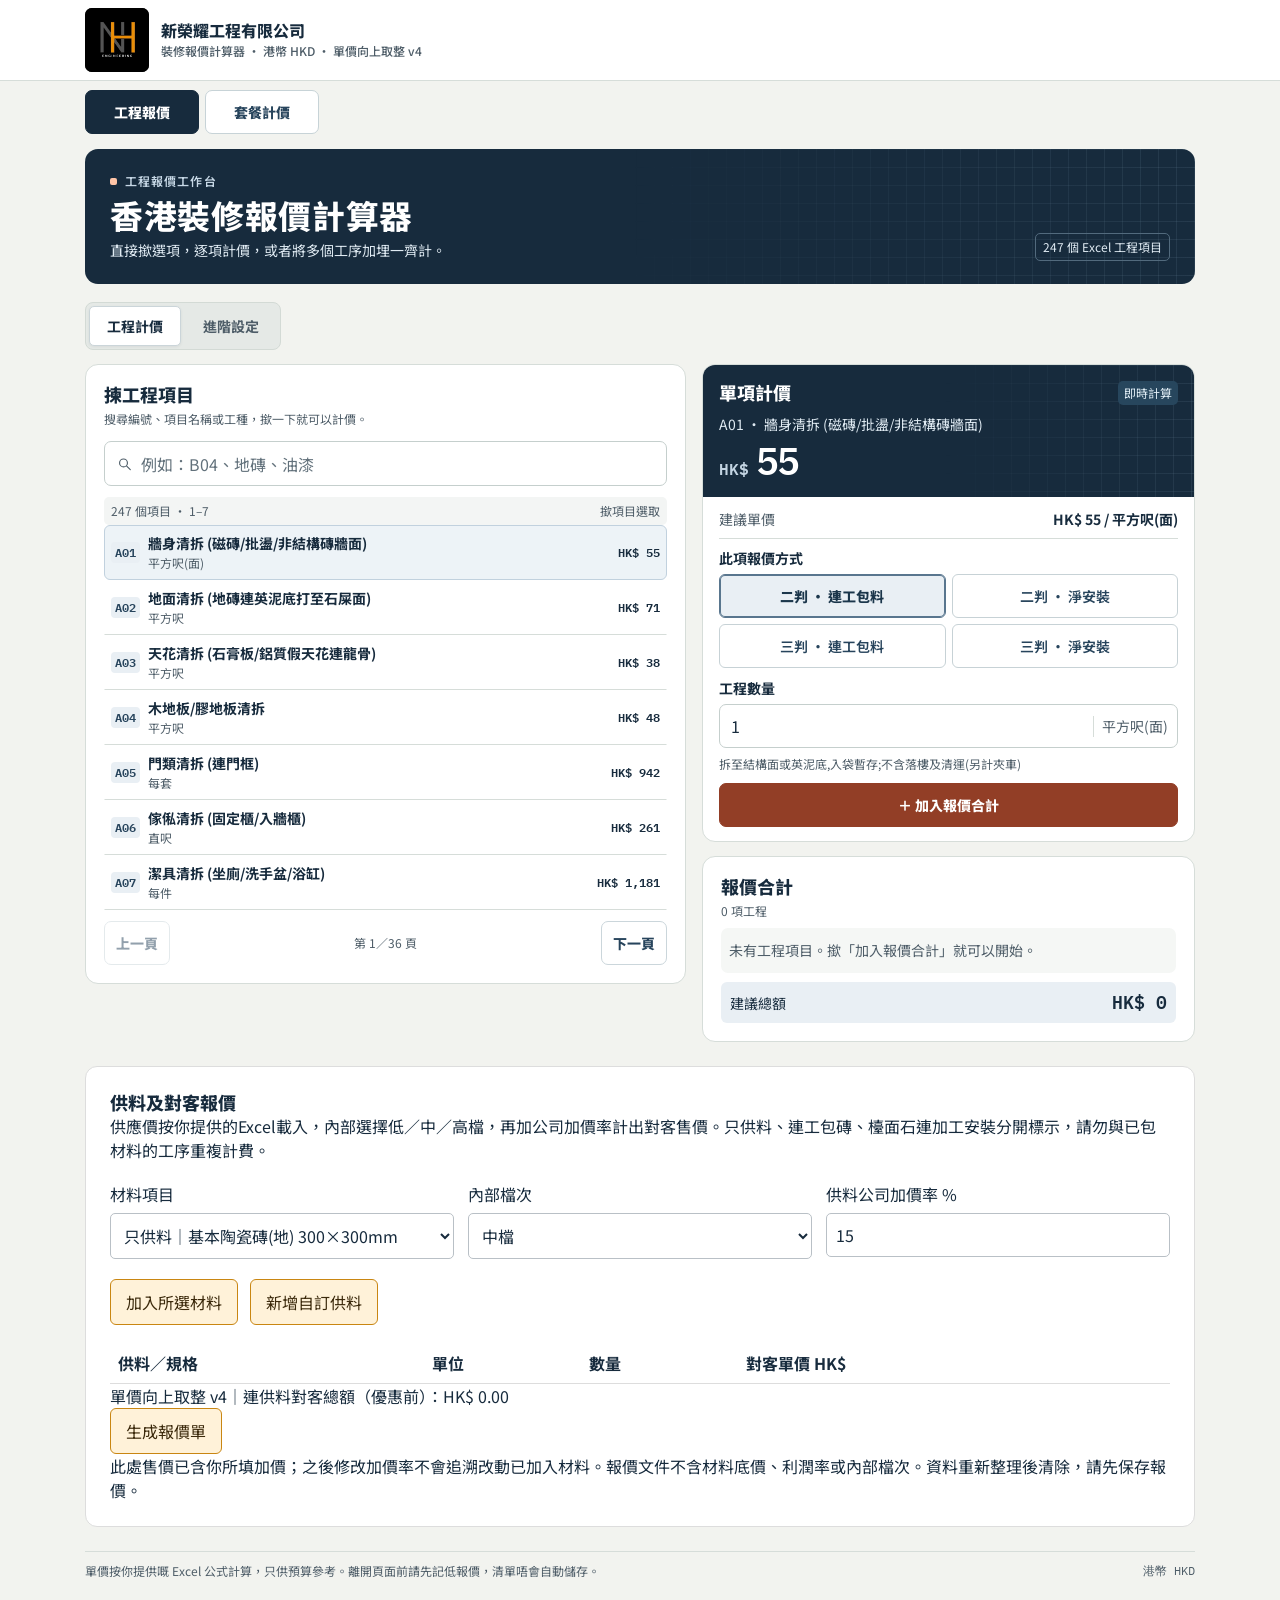
<file: index.html>
<!doctype html>
<html lang="zh-HK">
<head>
  <meta charset="utf-8">
  <meta name="viewport" content="width=device-width, initial-scale=1">
  <meta name="theme-color" content="#172b3d">
  <title>裝修報價計算器｜新榮耀工程有限公司</title>
  <link rel="stylesheet" href="styles.css">
  <link rel="stylesheet" href="quote-view.css">
  <link rel="stylesheet" href="package-view.css">
  <script type="module" src="app-ceil-v4.js"></script>
  <script type="module" src="package-app-ceil-v4.js"></script>
  <script type="module" src="tabs-ceil-v4.js"></script>
<link rel="stylesheet" href="document-tools.css"><script type="module" src="document-tools-ceil-v4.js"></script></head>
<body>
  <header class="top"><div class="frame top-inner"><img class="company-logo" src="company-logo.jpeg" width="500" height="500" alt=""><span class="wordmark">新榮耀工程有限公司<small>裝修報價計算器 · 港幣 HKD · 單價向上取整 v4</small></span></div></header>
  <main class="frame">
    <div class="app-tabs" role="tablist" aria-label="切換計算器">
      <button type="button" role="tab" id="tab-quote" aria-selected="true" aria-controls="quote-view">工程報價</button>
      <button type="button" role="tab" id="tab-package" aria-selected="false" aria-controls="package-view" tabindex="-1">套餐計價</button>
    </div>
    <section id="quote-view" role="tabpanel" aria-labelledby="tab-quote">
    <header class="masthead"><div><p class="eyebrow"><span></span> 工程報價工作台</p><h1>香港裝修報價計算器</h1><p class="intro">直接撳選項，逐項計價，或者將多個工序加埋一齊計。</p></div><span class="meta">247 個 Excel 工程項目</span></header>
    <nav class="switcher" aria-label="計算器頁面">
      <button type="button" id="show-calculator" data-view="calculator" aria-pressed="true" aria-controls="calculator">工程計價</button>
      <button type="button" id="show-settings" data-view="settings" aria-pressed="false" aria-controls="settings">進階設定</button>
    </nav>
    <div class="workspace">
      <div class="left">
        <section class="panel library" id="calculator" aria-labelledby="library-title">
          <div class="panel-head"><div><h2 id="library-title">揀工程項目</h2><p>搜尋編號、項目名稱或工種，撳一下就可以計價。</p></div></div>
          <label class="search"><svg viewBox="0 0 24 24" width="18" height="18" fill="none" stroke="currentColor" stroke-width="1.6" stroke-linecap="round" aria-hidden="true"><circle cx="10.5" cy="10.5" r="5.5"/><path d="m15 15 5 5"/></svg><input id="search" type="search" aria-label="搜尋工程" autocomplete="off" placeholder="例如：B04、地磚、油漆"></label>
          <div class="list-label"><span id="item-count" role="status"></span><span>撳項目選取</span></div>
          <div id="items"></div>
          <div class="pager" id="pager"></div>
        </section>
        <section class="panel settings" id="settings" aria-labelledby="settings-title" hidden>
          <div class="panel-head"><div><h2 id="settings-title">進階設定</h2><p>直接撳選項，設定會即時套用到全部已加項目。</p></div></div>
          <div id="option-groups"></div>
          <div class="settings-actions"><button class="button secondary" id="reset-settings" type="button">還原 Excel 設定</button><button class="button primary" id="back" type="button">返回工程計價</button></div>
        </section>
      </div>
      <div class="right">
        <section class="panel editor" id="editor" aria-labelledby="editor-heading" tabindex="-1">
          <div class="estimate"><div class="estimate-head"><h2 id="editor-heading">單項計價</h2><span class="tag">即時計算</span></div><p id="selected-name"></p><div class="amount"><span>HK$</span><output id="preview-total" aria-live="polite" aria-atomic="true"></output></div></div>
          <div class="editor-body">
            <div class="rate-row"><span>建議單價</span><strong id="rate"></strong></div>
            <fieldset class="mode-block"><legend>此項報價方式</legend><div class="choice-grid modes" id="modes"></div></fieldset>
            <label class="qty-label"><span>工程數量</span><span class="quantity"><input id="qty" type="number" inputmode="decimal" min="0" max="10000000" step="any" value="1" aria-describedby="qty-error"><span id="unit"></span></span></label>
            <p class="error" id="qty-error" hidden>請輸入 0 至 10,000,000 之間嘅數量。</p>
            <p id="scope" class="scope"></p>
            <p id="warning" class="error" hidden>原表信心度 C，報價前建議先詢價。</p>
            <button class="button primary add" id="add" type="button">＋ 加入報價合計</button>
            <p id="add-status" class="feedback" role="status" hidden></p>
          </div>
        </section>
        <section class="panel quote" aria-labelledby="quote-title">
          <div class="panel-head"><div><h2 id="quote-title">報價合計</h2><p id="quote-count"></p></div></div>
          <div id="quote-lines"></div>
          <div class="quote-total"><span>建議總額</span><strong id="quote-total" aria-live="polite" aria-atomic="true">HK$ 0</strong></div>
        </section>
      </div>
    </div>
    <footer><p>單價按你提供嘅 Excel 公式計算，只供預算參考。離開頁面前請先記低報價，清單唔會自動儲存。</p><span>港幣 HKD</span></footer>
    </section>
    <section id="package-view" role="tabpanel" aria-labelledby="tab-package" hidden>
      <header class="banner">
        <div><p class="eyebrow"><span></span> 裝修套餐報價</p><h1>公屋／居屋套餐計算器</h1><p>揀戶型同裝修範圍，改數量，即時計算套餐報價。</p></div>
        <span class="badge">固定加價 <strong>15%</strong></span>
      </header>
      <div class="workspace">
        <section class="card picker" aria-labelledby="picker-title">
          <div class="head"><div><h2 id="picker-title">揀套餐</h2><p>直接撳選項，唔需要下拉選單。</p></div><span class="counter">12 款套餐</span></div>
          <div class="types" role="group" aria-label="屋苑類型">
            <button type="button" data-type="公屋" aria-pressed="true">公屋</button>
            <button type="button" data-type="居屋" aria-pressed="false">居屋</button>
          </div>
          <div class="options" id="package-options" role="group" aria-label="戶型及裝修範圍"></div>
        </section>
        <aside class="card estimate" aria-labelledby="estimate-title">
          <div class="estimate-head"><div class="head"><h2 id="estimate-title">套餐建議報價</h2><span class="tag">加 15%</span></div><p id="quote-package"></p><div class="amount"><span>HK$</span><output id="package-total" aria-live="polite" aria-atomic="true"></output></div></div>
          <div class="estimate-body">
            <div class="figure"><span>二判明細底價</span><strong id="base-total"></strong></div>
            <div class="figure"><span>利潤加價（15%）</span><strong id="profit-total"></strong></div>
            <p class="formula">報價 = 二判明細底價 × 1.15</p>
          </div>
        </aside>
        <section class="card details" aria-labelledby="details-title">
          <div class="head"><div><h2 id="details-title">工程明細</h2><p id="details-subtitle"></p></div><button type="button" class="reset" id="reset">還原數量</button></div>
          <p class="spec" id="spec"></p>
          <p class="hint" id="qty-help">按實際度尺修改數量；填 0 就唔計嗰項。</p>
          <div class="details-labels" aria-hidden="true"><span>工程項目 / 二判單價</span><span>數量</span><span>底價小計</span></div>
          <div id="lines"></div>
          <p class="status" id="status" role="status" hidden></p>
          <div class="bottom-total"><span>套餐建議報價</span><strong id="bottom-total"></strong></div>
        </section>
      </div>
      <footer><p>按你提供嘅 Excel 二判明細逐項重算，不採用原表唔一致嘅固定總數。只計所列工序，唔會自動另加未列明物料或費用。</p><p>報價只供預算參考。頁面重新整理後，數量會回復套餐預設。</p></footer>
    </section>
  </main>
</body>
</html>
</file>
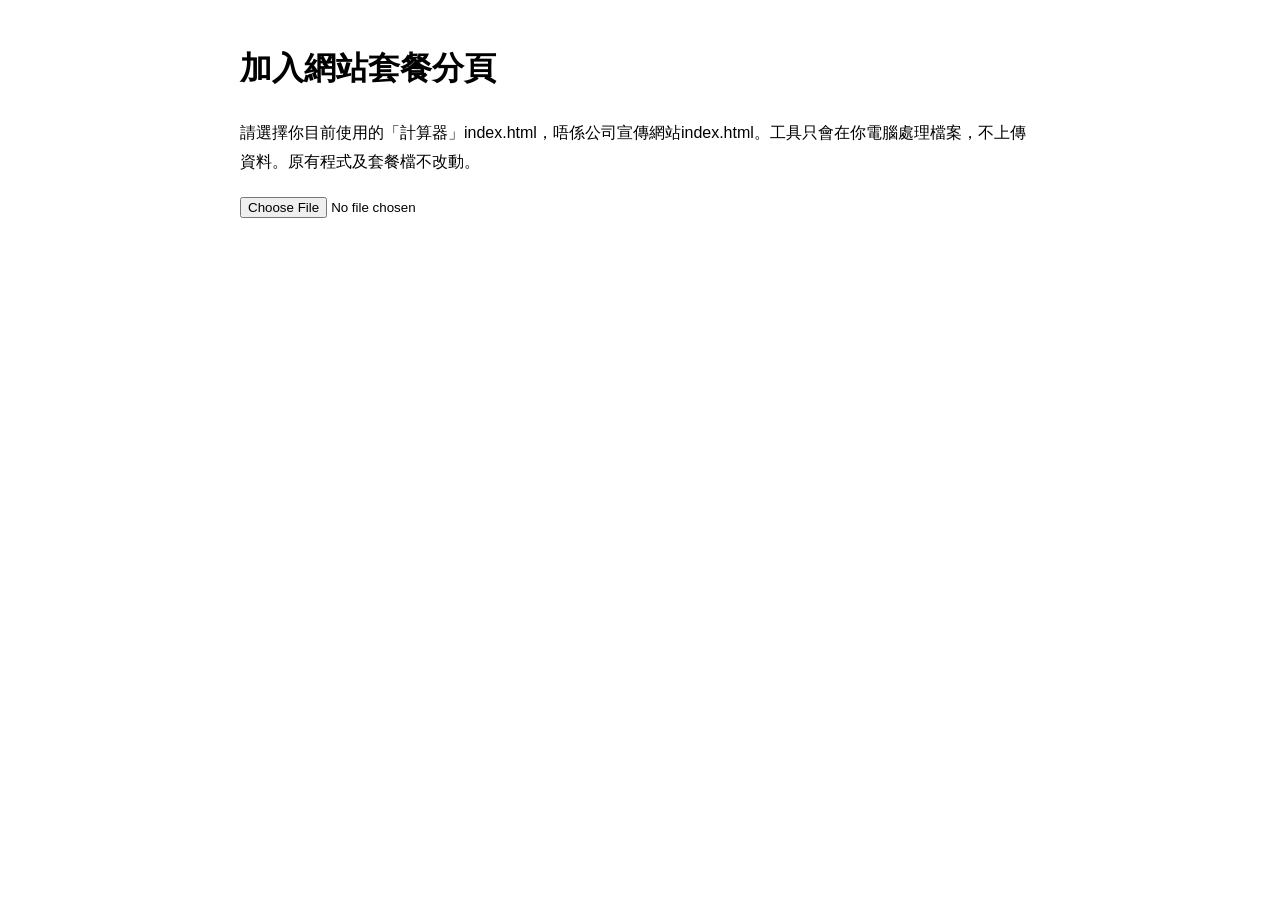
<file: add-website-packages.html>
<!doctype html><html lang="zh-HK"><meta charset="utf-8"><title>加入網站套餐分頁</title><body style="font-family:sans-serif;max-width:800px;margin:40px auto;line-height:1.8"><h1>加入網站套餐分頁</h1><p>請選擇你目前使用的「計算器」index.html，唔係公司宣傳網站index.html。工具只會在你電腦處理檔案，不上傳資料。原有程式及套餐檔不改動。</p><input type="file" id="file" accept=".html"><p id="status"></p><script>const code="(()=>{if(document.getElementById('website-package-view'))return;const data=[{\"name\": \"細單位 ｜ 基礎優化\", \"group\": \"清水樓優化\", \"area\": \"實用面積：250 - 350 呎 (約 1-2 人)\", \"price\": 88000, \"features\": [\"基本水電延伸 保留原裝電箱，新增/改位共 12 個暗線電位。代安裝全屋燈飾。\", \"防霉油漆及地板 局部修補平整，塗刷 3 層立邦防霉漆。全屋直鋪 SPC 鎖扣地板。\", \"精選 12呎 E0訂造傢俬 4呎 鞋櫃 4呎 電視櫃 4呎 衣櫃\"]}, {\"name\": \"中單位 ｜ 全面升級\", \"group\": \"清水樓優化\", \"area\": \"實用面積：360 - 450 呎 (約 3-4 人)\", \"price\": 148000, \"features\": [\"水電擴充與隔音間房 新增共 20 個入牆暗線位。新建防潮石膏板間牆連隔音棉。\", \"全屋高階油漆處理 塗刷 3 層立邦金裝五合一漆. 升級加厚 SPC 地板。\", \"海量 22呎傢俬 ＋ 60呎地台 5呎 C字鞋櫃 6呎 特色電視牆櫃 7呎 衣櫃 4呎 床斗 60呎 榻榻米地台\"]}, {\"name\": \"大單位 ｜ 尊尚豪裝\", \"group\": \"清水樓優化\", \"area\": \"實用面積：460 - 600+ 呎 (多房佈局)\", \"price\": 198000, \"features\": [\"智能家居準備 (水電網) 新增高達 30 個電位，預留智能開關零線。全屋剷底重批。\", \"極致 35呎傢俬 ＋ 100呎地台 8呎 岩板電視牆 100呎 雙房地台 12呎 通頂衣櫃 6呎 玄關櫃 5呎 書枱組合\"]}, {\"name\": \"細單位 ｜ 核心全爆\", \"group\": \"舊樓全爆\", \"area\": \"實用面積：250 - 350 呎\", \"price\": 178000, \"features\": [\"清拆與重型防水 全爆 1廚 1廁。廚廁塗刷 3 層黑豹防水，保證 48小時試水。\", \"水電換新 (安全標準) 新造 25 個暗線電位。更換全新施耐德總電箱。\", \"廚廁專屬 19呎傢俬 8呎 廚房廚櫃 8呎 無縫石枱面 3呎 浴室地鏡櫃\"]}, {\"name\": \"中單位 ｜ 深度大全爆\", \"group\": \"舊樓全爆\", \"area\": \"實用面積：360 - 450 呎\", \"price\": 248000, \"features\": [\"極致清拆與重整格局 包大規模打鑿及拆舊間隔。新造 45 個電位，設獨立迴路。\", \"平水泥水工藝 紅外線平水鋪磚。包天然雲石門檻及鋁質假天花。\", \"客廳及廚廁 42呎豪華傢俬 12呎 L型廚櫃 12呎 石英石枱面 4呎 洗手盆鏡櫃 6呎 C字櫃 8呎 大衣櫃\"]}, {\"name\": \"大單位 ｜ 尊尚大全爆\", \"group\": \"舊樓全爆\", \"area\": \"實用面積：460 - 600+ 呎 (雙廁所)\", \"price\": 328000, \"features\": [\"雙廁所及大型清拆 包拆 1廚 2廁。雙廁所皆施作重防水。新造高達 65 個電位。\", \"海量全屋 65呎 訂造傢俬 15呎 U型大廚櫃 雙廁所 鏡櫃及地櫃 (共7呎) 20呎 睡房大衣櫃組合 8呎 客廳特色儲物牆\"]}],bar=document.querySelector('.app-tabs');if(!bar){alert('未找到計算器分頁，請將此更新加到計算器，而非公司宣傳網站。');return;}const esc=s=>String(s??'').replace(/[&<>\"']/g,c=>({'&':'&amp;','<':'&lt;','>':'&gt;','\"':'&quot;',\"'\":'&#39;'}[c]));const cash=n=>'HK$ '+Number(n).toLocaleString('en-HK',{maximumFractionDigits:2});const unit=n=>Math.ceil(Number(n));let selected=0;const saved=data.map(p=>[{name:p.name,qty:1,price:p.price}]);const btn=document.createElement('button');btn.type='button';btn.id='tab-website-package';btn.role='tab';btn.tabIndex=-1;btn.setAttribute('aria-selected','false');btn.setAttribute('aria-controls','website-package-view');btn.textContent='網站套餐';bar.append(btn);const panel=document.createElement('section');panel.id='website-package-view';panel.role='tabpanel';panel.setAttribute('aria-labelledby',btn.id);panel.hidden=true;bar.parentElement.append(panel);const style=document.createElement('style');style.textContent=`#website-package-view{padding:24px 0}#website-package-view .wp-card{background:#fff;border:1px solid #d5dde4;border-radius:14px;padding:20px;margin:16px 0;color:#172b3d}#website-package-view .wp-options{display:flex;gap:10px;flex-wrap:wrap}#website-package-view button{padding:12px;cursor:pointer}#website-package-view button[aria-pressed=true]{background:#172b3d;color:white}#website-package-view table{width:100%;border-collapse:collapse}#website-package-view th,#website-package-view td{padding:10px;border-bottom:1px solid #ddd;text-align:left}#website-package-view input{max-width:100%;padding:8px;box-sizing:border-box}#website-package-view input[type=number]{width:110px}#website-package-view .wp-scroll{overflow:auto}#website-package-view .wp-total{font-size:26px;font-weight:700}#website-package-view .wp-meta{display:flex;gap:12px;flex-wrap:wrap}`;document.head.append(style);function activate(t){for(const b of bar.querySelectorAll('[role=tab]')){const on=b===t;b.setAttribute('aria-selected',String(on));b.tabIndex=on?0:-1;const p=document.getElementById(b.getAttribute('aria-controls'));if(p)p.hidden=!on;}}bar.addEventListener('click',e=>{const t=e.target.closest('[role=tab]');if(t){e.stopImmediatePropagation();activate(t);}},true);bar.addEventListener('keydown',e=>{const all=[...bar.querySelectorAll('[role=tab]')],i=all.indexOf(e.target);if(i<0)return;const j={ArrowLeft:(i+all.length-1)%all.length,ArrowRight:(i+1)%all.length,Home:0,End:all.length-1}[e.key];if(j!==undefined){e.preventDefault();e.stopImmediatePropagation();activate(all[j]);all[j].focus();}},true);panel.innerHTML=`<h1>網站套餐計價<\/h1><p>網站套餐 v1｜沿用網站對客起價，不再另加15%。金額仍須按度尺及範圍確認。資料暫存於本頁，重新整理會清除。<\/p><div class=\"wp-options\">${data.map((p,i)=>`<button type=\"button\" data-p=\"${i}\">${esc(p.group)}<br>${esc(p.name)}<br>${cash(p.price)} 起<\/button>`).join('')}<\/div><div class=\"wp-card\"><h2 id=\"wp-title\"><\/h2><p id=\"wp-area\"><\/p><ul id=\"wp-features\"><\/ul><p>以下為整套對客價，未有逐項售價，不將套內工序重複計費。網站所列數量只作範圍說明；改動工程範圍後請自行輸入加減項。<\/p><p id=\"wp-warning\"><\/p><\/div><div class=\"wp-card\"><div class=\"wp-meta\"><label>客戶 <input id=\"wp-client\"><\/label><label>工程地址 <input id=\"wp-site\"><\/label><label>報價編號 <input id=\"wp-number\"><\/label><\/div><div class=\"wp-scroll\"><table><thead><tr><th>收費項目<\/th><th>數量<\/th><th>單價 HK$<\/th><th>小計<\/th><th><\/th><\/tr><\/thead><tbody id=\"wp-rows\"><\/tbody><\/table><\/div><button type=\"button\" id=\"wp-add\">新增加項<\/button> <button type=\"button\" id=\"wp-reset\">還原此套餐<\/button><p><label>扣減金額 HK$ <input type=\"number\" min=\"0\" step=\"any\" id=\"wp-discount\" value=\"0\"><\/label><\/p><label>範圍變更／條款 <textarea id=\"wp-note\" rows=\"3\" style=\"width:100%\"><\/textarea><\/label><p class=\"wp-total\" id=\"wp-total\"><\/p><p id=\"wp-error\" role=\"alert\"><\/p><button type=\"button\" id=\"wp-print\">列印／另存PDF<\/button><\/div>`;const $=id=>document.getElementById('wp-'+id);function calc(){const rows=saved[selected];if(rows.some(r=>!r.name.trim()||r.qty===''||r.price===''||![+r.qty,+r.price].every(n=>Number.isFinite(n)&&n>=0)))throw Error('請核對名稱、數量及單價');const base=rows.reduce((s,r)=>s+Math.round(+r.qty*unit(r.price)*100),0),discount=Number($('discount').value);if($('discount').value===''||!Number.isFinite(discount)||discount<0||Math.round(discount*100)>base)throw Error('扣減不可超過小計，亦不可為負數');return {base:base/100,discount,net:(base-Math.round(discount*100))/100};}function update(){try{const t=calc();[...$('rows').children].forEach((el,i)=>{const r=saved[selected][i];el.querySelector('[data-sub]').textContent=cash(Math.round(+r.qty*unit(r.price)*100)/100);});$('total').textContent='報價總額：'+cash(t.net);$('error').textContent='';$('print').disabled=false;}catch(e){$('error').textContent=e.message;$('total').textContent='請核對資料';$('print').disabled=true;}}function render(){const p=data[selected];panel.querySelectorAll('[data-p]').forEach(b=>b.setAttribute('aria-pressed',String(+b.dataset.p===selected)));$('title').textContent=p.group+'｜'+p.name;$('area').textContent=p.area+'｜網站起價 '+cash(p.price);$('features').innerHTML=p.features.map(f=>`<li>${esc(f)}<\/li>`).join('');$('warning').textContent=selected===5?'資料待核對：網站標示65呎傢俬，但列出15＋7＋20＋8＝50呎，未列出的15呎不會自行補入。':'';$('rows').innerHTML=saved[selected].map((r,i)=>`<tr data-i=\"${i}\"><td><input data-k=\"name\" aria-label=\"項目\" value=\"${esc(r.name)}\"><\/td><td><input type=\"number\" min=\"0\" step=\"any\" data-k=\"qty\" aria-label=\"數量\" value=\"${esc(r.qty)}\"><\/td><td><input type=\"number\" min=\"0\" step=\"1\" data-k=\"price\" aria-label=\"單價\" value=\"${esc(r.price)}\"><\/td><td data-sub><\/td><td><button type=\"button\" data-del=\"${i}\">移除<\/button><\/td><\/tr>`).join('');update();}panel.addEventListener('click',e=>{const b=e.target.closest('button');if(!b)return;if(b.dataset.p!==undefined){selected=+b.dataset.p;render();}if(b.dataset.del!==undefined){saved[selected].splice(+b.dataset.del,1);render();}});$('rows').addEventListener('input',e=>{if(e.target.dataset.k){saved[selected][+e.target.closest('tr').dataset.i][e.target.dataset.k]=e.target.value;update();}});$('rows').addEventListener('change',e=>{if(e.target.dataset.k==='price'&&e.target.value!==''&&Number.isFinite(e.target.valueAsNumber)&&e.target.valueAsNumber>=0){const r=saved[selected][+e.target.closest('tr').dataset.i];r.price=unit(e.target.value);e.target.value=r.price;update();}});$('discount').oninput=update;$('add').onclick=()=>{saved[selected].push({name:'新增工程',qty:1,price:0});render();};$('reset').onclick=()=>{if(!confirm('還原此套餐收費項目？'))return;saved[selected]=[{name:data[selected].name,qty:1,price:data[selected].price}];render();};$('print').onclick=()=>{try{const t=calc(),p=data[selected],w=window.open('','_blank');if(!w)throw Error('請允許開啟報價列印視窗');w.document.write(`<!doctype html><html lang=\"zh-HK\"><meta charset=\"utf-8\"><title>網站套餐報價單<\/title><style>body{font-family:Arial,sans-serif;margin:35px;line-height:1.7}table{width:100%;border-collapse:collapse}td,th{border-bottom:1px solid #ddd;padding:10px;text-align:left}small{display:block}button{padding:12px}@media print{button{display:none}}<\/style><h1>新榮耀工程有限公司｜報價單<\/h1><p>客戶：${esc($('client').value)}<br>地址：${esc($('site').value)}<br>編號：${esc($('number').value)}<br>日期：${new Date().toLocaleDateString('en-CA')}<\/p><h2>${esc(p.group+'｜'+p.name)}<\/h2><p>${esc(p.area)}<\/p><table><tr><th>項目<\/th><th>數量<\/th><th>單價<\/th><th>金額<\/th><\/tr>${saved[selected].map(r=>`<tr><td>${esc(r.name)}<\/td><td>${esc(r.qty)}<\/td><td>HK$ ${unit(r.price).toLocaleString('en-HK')}<\/td><td>${cash(Math.round(+r.qty*unit(r.price)*100)/100)}<\/td><\/tr>`).join('')}<\/table><p>小計：${cash(t.base)}<br>扣減：${cash(t.discount)}<\/p><h2>總額：${cash(t.net)}<\/h2><h3>套餐範圍<\/h3><ul>${p.features.map(f=>`<li>${esc(f)}<\/li>`).join('')}<\/ul><h3>範圍變更／條款<\/h3><p style=\"white-space:pre-wrap\">${esc($('note').value)}<\/p><p>此為預算報價，實際範圍及價格須經雙方確認。<\/p><button onclick=\"window.print()\">列印／另存PDF<\/button><\/html>`);w.document.close();}catch(e){$('error').textContent=e.message;}};render();})();";document.getElementById('file').onchange=async e=>{const f=e.target.files[0];if(!f)return;let text=await f.text();const doc=new DOMParser().parseFromString(text,'text/html');if(!doc.querySelector('.app-tabs')){document.getElementById('status').textContent='這不是計算器首頁，請選擇計算器的index.html。';return;}if(text.includes('id="website-package-addon"')){document.getElementById('status').textContent='檔案已有此更新，請勿重複加入。';return;}const tag='<script id="website-package-addon">'+code+'<'+ '/script>';text=text.replace(/<\/body>/i,tag+'
</body>');const url=URL.createObjectURL(new Blob([text],{type:'text/html;charset=utf-8'}));const a=document.createElement('a');a.href=url;a.download='calculator-with-website-packages.html';a.click();document.getElementById('status').textContent='已產生更新後首頁。先備份，再將下載檔改名index.html，取代計算器首頁。原有其他檔案全部保留。新分頁應顯示「網站套餐 v1」。';setTimeout(()=>URL.revokeObjectURL(url),30000);};</script></body></html>
</file>
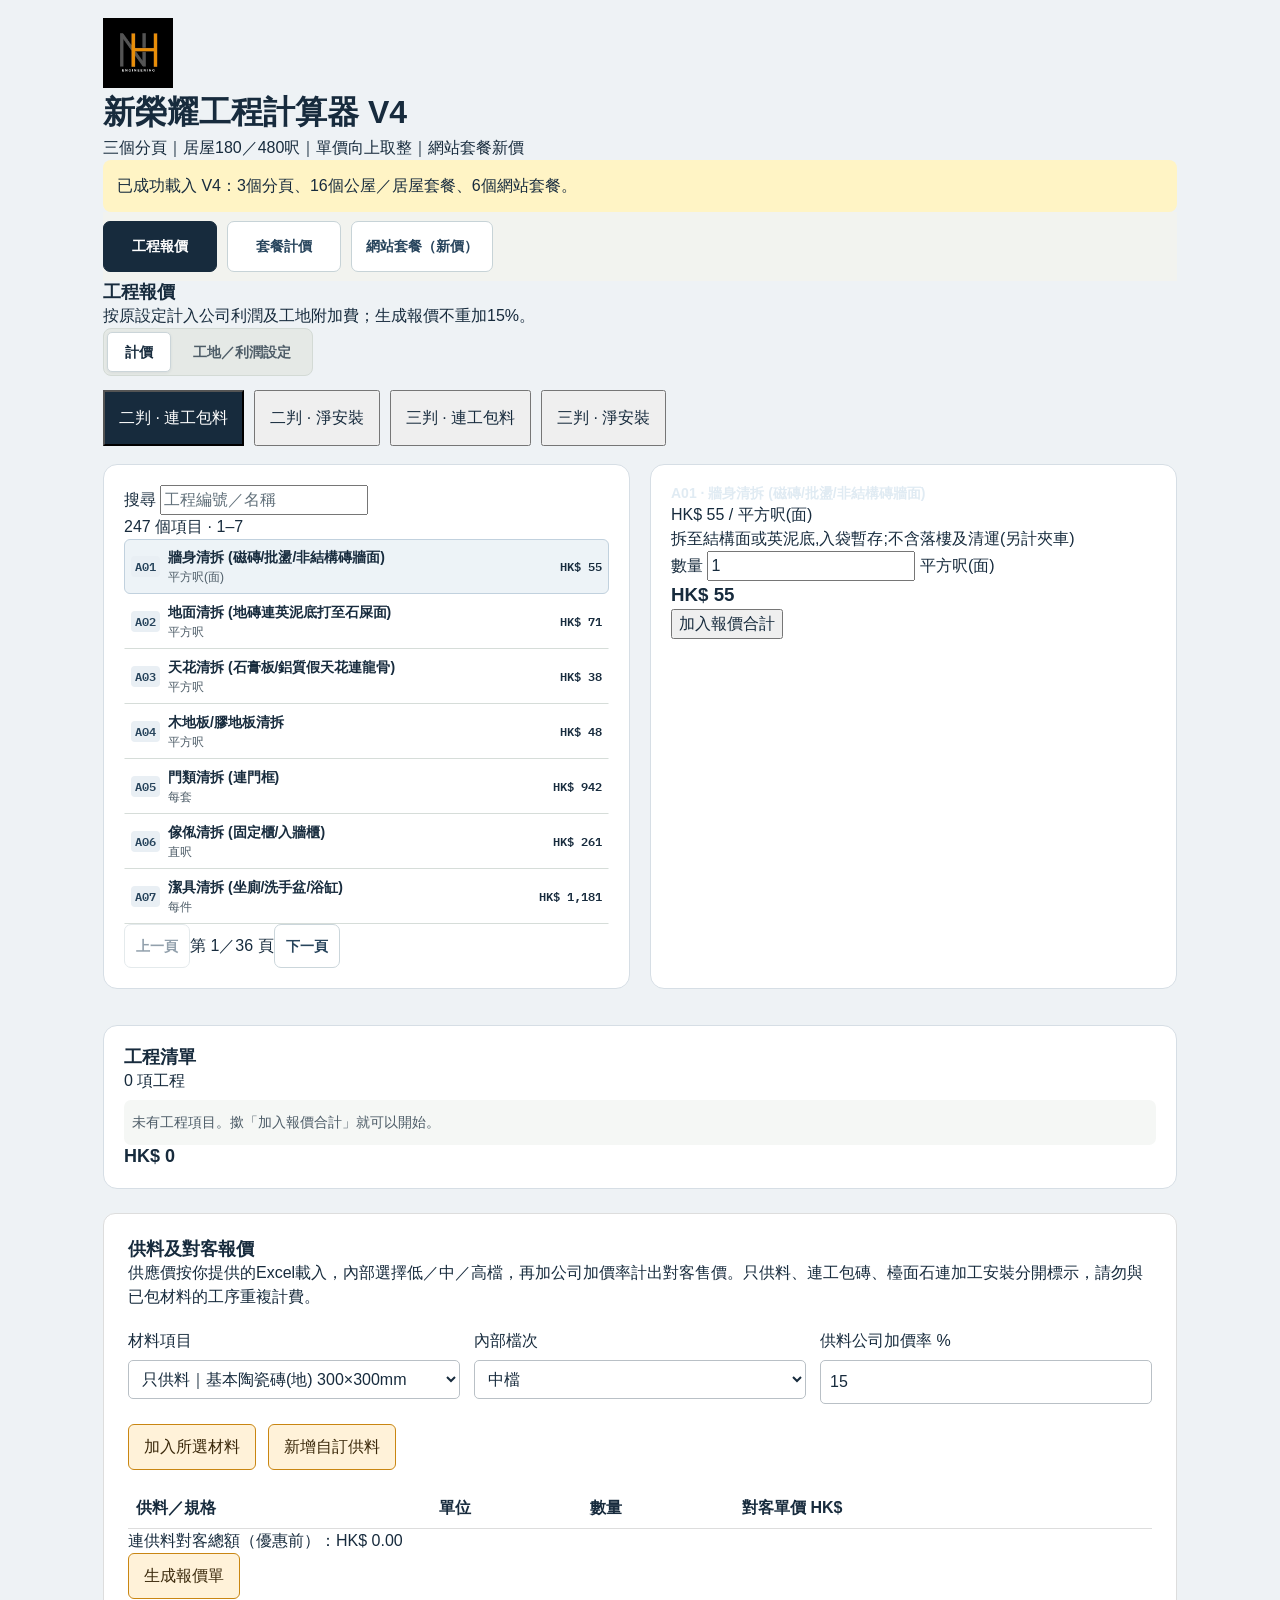
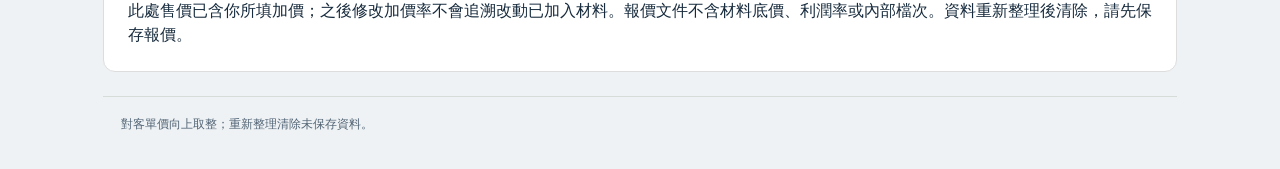
<file: calculator-v4.html>
<!doctype html><html lang="zh-HK"><head><meta charset="utf-8"><meta name="viewport" content="width=device-width,initial-scale=1"><title>新榮耀工程計算器 V4</title><style>@import url('https://fonts.googleapis.com/css2?family=Noto+Sans+HK:wght@400;500;600;700;800&family=IBM+Plex+Mono:wght@400;500;600&display=swap');

:root{--canvas:#f2f3ef;--paper:#fff;--ink:#172b3d;--muted:#4e5d68;--border:#d6ddd9;--blue:#27445c;--blue-bg:#e9eff4;--rust:#923e26;--rust-bg:#f8efe9;--body:'Noto Sans HK','PingFang HK','Microsoft JhengHei',sans-serif;--mono:'IBM Plex Mono',monospace;--xs:.75rem;--sm:.875rem;--base:1rem;--lg:1.125rem;--xl:clamp(1.53rem,1.31rem + 1vw,2.05rem)}
*,*::before,*::after{box-sizing:border-box}
[hidden]{display:none!important}
body{margin:0;background:var(--canvas);color:var(--ink);font:var(--base)/1.5 var(--body);-webkit-font-smoothing:antialiased}
h1,h2,h3,p{margin:0}
button,input{font:inherit;color:inherit}
button{cursor:pointer}
button:disabled{cursor:not-allowed;opacity:.5}
button:focus-visible,input:focus-visible{outline:2px solid #416c90;outline-offset:2px}
.frame{width:min(100% - 56px,1110px);margin-inline:auto}
.top{background:white;border-bottom:1px solid var(--border)}
.top-inner{display:flex;align-items:center;gap:12px;padding-block:8px}
.company-logo{display:block;flex:none;width:64px;height:64px;object-fit:contain;border-radius:7px;background:#000}
.wordmark{font-weight:800;line-height:1.22}
.wordmark small{display:block;font-size:var(--xs);color:var(--muted);font-weight:500;margin-top:3px}
.app-tabs{display:flex;gap:6px;position:sticky;top:0;z-index:4;padding:9px 0;background:var(--canvas)}
.app-tabs button{min-height:44px;min-width:114px;padding:6px 14px;border:1px solid #c7d3d7;border-radius:7px;background:#fff;color:var(--blue);font-size:var(--sm);font-weight:800}
.app-tabs button[aria-selected=true]{background:var(--ink);border-color:var(--ink);color:#fff}
#quote-view .masthead,#package-view .banner{margin-top:6px}
#quote-view #editor,#quote-view #show-calculator{scroll-margin-top:66px}
#package-view .estimate{top:70px}
@media(max-width:720px){
  .frame{width:calc(100% - 28px)}
  .top-inner{padding-block:6px}
  .wordmark{font-size:var(--sm)}
  .company-logo{width:52px;height:52px}
  .app-tabs{padding-block:7px}
  .app-tabs button{flex:1;min-width:0}
}

:where(#quote-view) .masthead{display:flex;align-items:end;justify-content:space-between;gap:15px;margin-block:26px 18px;padding:23px 25px;background:var(--ink);color:#fff;border-radius:13px;position:relative;isolation:isolate;overflow:hidden}
:where(#quote-view) .masthead::after,:where(#quote-view) .estimate::after{content:'';position:absolute;z-index:-1;inset:0 0 0 48%;background-image:linear-gradient(#8dacbf32 1px,transparent 1px),linear-gradient(90deg,#8dacbf32 1px,transparent 1px);background-size:18px 18px;mask-image:linear-gradient(90deg,transparent,#000);opacity:.65;pointer-events:none}
:where(#quote-view) .eyebrow{font-size:var(--xs);color:#c7d8e6;letter-spacing:.09em;font-weight:600}
:where(#quote-view) .eyebrow span{display:inline-block;width:7px;height:7px;margin-right:4px;background:#ffc5a7;border-radius:2px;vertical-align:1px}
:where(#quote-view) h1{font-size:var(--xl);line-height:1.22;letter-spacing:.02em;font-weight:800;margin:5px 0}
:where(#quote-view) .intro,:where(#quote-view) .meta{color:#e0ebf3;font-size:var(--sm)}
:where(#quote-view) .meta{font-size:var(--xs);white-space:nowrap;padding:4px 7px;border:1px solid #526a7d;border-radius:5px}
:where(#quote-view) .switcher{display:inline-flex;gap:4px;background:#e5e9e6;border:1px solid #d3dad5;padding:3px;border-radius:8px;margin-bottom:14px}
:where(#quote-view) .switcher button{border:1px solid transparent;border-radius:5px;background:none;min-height:40px;padding:6px 17px;color:var(--muted);font-size:var(--sm);font-weight:700}
:where(#quote-view) .switcher button[aria-pressed=true]{background:white;border-color:#cbd5d9;color:var(--ink);box-shadow:0 1px 3px #172b3d12}
:where(#quote-view) .workspace{display:grid;grid-template-columns:minmax(0,1.22fr) minmax(0,1fr);gap:16px;align-items:start}
:where(#quote-view) .left,:where(#quote-view) .right{min-width:0}
:where(#quote-view) .right{display:grid;gap:14px}
:where(#quote-view) .panel{border:1px solid var(--border);border-radius:13px;background:var(--paper);min-width:0}
:where(#quote-view) .library,:where(#quote-view) .settings,:where(#quote-view) .quote{padding:18px}
:where(#quote-view) .panel-head{margin-bottom:13px}
:where(#quote-view) h2{font-size:var(--lg);line-height:1.28;font-weight:800}
:where(#quote-view) .panel-head p{font-size:var(--xs);color:var(--muted);margin-top:4px}
:where(#quote-view) .search{display:flex;align-items:center;gap:8px;padding:0 11px;border:1px solid #c5cfcd;border-radius:7px;color:var(--muted);height:45px}
:where(#quote-view) .search input{min-width:0;width:100%;height:100%;padding:0;border:0;outline:none;background:transparent;font-size:var(--base)}
:where(#quote-view) .search:focus-within,:where(#quote-view) .quantity:focus-within{outline:2px solid #416c90;outline-offset:2px}
:where(#quote-view) input::placeholder{color:#62717b}
:where(#quote-view) .list-label{display:flex;justify-content:space-between;gap:6px;margin-top:11px;background:#f3f5f4;border-radius:5px;padding:5px 7px;font-size:var(--xs);color:var(--muted)}
:where(#quote-view) .item{display:grid;grid-template-columns:auto minmax(0,1fr) auto;gap:8px;align-items:center;text-align:left;width:100%;min-height:55px;border:1px solid transparent;border-bottom-color:var(--border);background:white;padding:7px 6px}
:where(#quote-view) .item:hover{background:#f5f8fa}
:where(#quote-view) .item[aria-pressed=true]{background:#edf3f7;border-color:#c1d1de;border-radius:6px}
:where(#quote-view) .code{display:inline-block;background:var(--blue-bg);color:var(--blue);font:600 var(--xs)/1.35 var(--mono);border-radius:4px;padding:2px 4px;white-space:nowrap}
:where(#quote-view) .item-text strong{display:block;font-size:var(--sm);font-weight:700;overflow-wrap:anywhere}
:where(#quote-view) .item-text small{display:block;font-size:var(--xs);color:var(--muted)}
:where(#quote-view) .item-price{font:600 var(--xs)/1.25 var(--mono);white-space:nowrap}
:where(#quote-view) .button{padding:8px 11px;min-height:44px;border:1px solid transparent;border-radius:7px;font-size:var(--sm);font-weight:800}
:where(#quote-view) .primary{background:var(--rust);color:white;border-color:var(--rust)}
:where(#quote-view) .primary:hover:not(:disabled){background:#79311d}
:where(#quote-view) .secondary{background:#fff;color:var(--blue);border-color:#cbd6db}
:where(#quote-view) .secondary:hover:not(:disabled){background:var(--blue-bg)}
:where(#quote-view) .pager{display:flex;align-items:center;justify-content:space-between;gap:8px;margin-top:11px;font-size:var(--xs);color:var(--muted)}
:where(#quote-view) .pager:empty{display:none}
:where(#quote-view) .empty{font-size:var(--sm);padding:12px 8px;color:var(--muted);background:#f5f7f5;border-radius:7px;margin-top:7px}
:where(#quote-view) .estimate{position:relative;isolation:isolate;overflow:hidden;border-radius:12px 12px 0 0;padding:16px;background:var(--ink);color:#fff}
:where(#quote-view) .estimate-head{display:flex;justify-content:space-between;align-items:center;gap:6px;margin-bottom:9px}
:where(#quote-view) .tag{background:#27465d;color:#e2eff7;padding:3px 6px;border-radius:5px;font-size:var(--xs);white-space:nowrap}
:where(#quote-view) #selected-name{color:#e0ebf3;font-size:var(--sm);overflow-wrap:anywhere}
:where(#quote-view) .amount{display:flex;gap:7px;align-items:baseline;font-family:var(--mono);margin-top:4px}
:where(#quote-view) .amount>span{color:#c3d4e2;font-weight:600;flex:none}
:where(#quote-view) .amount output{font-size:clamp(1.65rem,1.37rem + 1.28vw,2.6rem);line-height:1.1;letter-spacing:-.055em;font-weight:600;min-width:0;overflow-wrap:anywhere}
:where(#quote-view) .editor{scroll-margin-top:12px}
:where(#quote-view) .editor:focus{outline:none}
:where(#quote-view) .editor-body{padding:12px 16px 14px}
:where(#quote-view) .rate-row{display:flex;justify-content:space-between;gap:8px;font-size:var(--sm);padding-bottom:8px;border-bottom:1px solid var(--border)}
:where(#quote-view) .rate-row span{color:var(--muted)}
:where(#quote-view) .rate-row strong{text-align:right}
:where(#quote-view) fieldset{border:0;padding:0;margin:0;min-width:0}
:where(#quote-view) legend,:where(#quote-view) .qty-label>span:first-child{font-size:var(--sm);font-weight:700;display:block;padding:0;margin-bottom:5px}
:where(#quote-view) .mode-block{margin-top:9px}
:where(#quote-view) .choice-grid{display:grid;grid-template-columns:repeat(3,minmax(0,1fr));gap:6px}
:where(#quote-view) .choice-grid button{min-height:44px;padding:5px 6px;border:1px solid #c7d2d6;border-radius:6px;background:#fff;color:var(--blue);font-size:var(--sm);font-weight:600;overflow-wrap:anywhere}
:where(#quote-view) .choice-grid button:hover{background:#f4f7f9}
:where(#quote-view) .choice-grid button[aria-pressed=true]{background:var(--blue-bg);border-color:#59768e;color:#1b364b;font-weight:800;box-shadow:inset 0 0 0 1px #59768e}
:where(#quote-view) .choice-grid button small{display:block;font:500 var(--xs)/1.25 var(--mono);color:var(--muted);margin-top:2px}
:where(#quote-view) .choice-grid.modes,:where(#quote-view) .choice-grid.sites{grid-template-columns:repeat(2,minmax(0,1fr))}
:where(#quote-view) .qty-label{display:block;margin-top:10px}
:where(#quote-view) .quantity{border:1px solid #c5cfcd;border-radius:7px;display:flex;align-items:center;gap:8px;padding:0 9px;min-height:44px}
:where(#quote-view) .quantity input{flex:1;min-width:0;width:100%;border:0;outline:none;height:42px;background:transparent;font-size:var(--base)}
:where(#quote-view) .quantity>span{border-left:1px solid var(--border);padding-left:8px;color:var(--muted);font-size:var(--sm);overflow-wrap:anywhere;max-width:55%}
:where(#quote-view) .scope{color:var(--muted);font-size:var(--xs);margin-top:7px;overflow-wrap:anywhere}
:where(#quote-view) .error{color:var(--rust);font-size:var(--xs);margin-top:5px;font-weight:700}
:where(#quote-view) .add{width:100%;margin-top:10px}
:where(#quote-view) .feedback{font-size:var(--xs);color:var(--blue);font-weight:700;margin-top:7px}
:where(#quote-view) .quote .panel-head{margin-bottom:8px}
:where(#quote-view) .quote-total{margin-top:9px;padding:9px;background:var(--blue-bg);display:flex;align-items:baseline;justify-content:space-between;gap:10px;border-radius:6px;font-size:var(--sm)}
:where(#quote-view) .quote-total strong{font:600 var(--lg)/1.2 var(--mono);text-align:right;overflow-wrap:anywhere;min-width:0}
:where(#quote-view) .line{padding:8px 0;border-bottom:1px solid var(--border)}
:where(#quote-view) .line-head,:where(#quote-view) .line-tail{display:flex;justify-content:space-between;align-items:center;gap:8px}
:where(#quote-view) .line-head h3{font-size:var(--sm);overflow-wrap:anywhere}
:where(#quote-view) .line-head p{font-size:var(--xs);color:var(--muted);margin-top:2px}
:where(#quote-view) .remove{font-size:var(--xs);min-height:44px;padding:4px 6px;white-space:nowrap;color:var(--rust);background:none;border:1px solid transparent;border-radius:5px}
:where(#quote-view) .remove:hover{background:var(--rust-bg)}
:where(#quote-view) .line-tail{margin-top:6px;font-size:var(--sm)}
:where(#quote-view) .line-tail label{font-size:var(--xs);color:var(--muted);white-space:nowrap}
:where(#quote-view) .line-tail input{height:44px;width:75px;border:1px solid #c5cfcd;border-radius:6px;padding:2px 5px;font-size:var(--base)}
:where(#quote-view) .line-tail input[aria-invalid=true]{border-color:var(--rust)}
:where(#quote-view) .line-tail strong{overflow-wrap:anywhere}
:where(#quote-view) .settings-group{padding:11px 0;border-top:1px solid var(--border)}
:where(#quote-view) .settings-group h3{font-size:var(--sm);color:var(--blue);margin-bottom:9px}
:where(#quote-view) .option-field+.option-field{margin-top:10px}
:where(#quote-view) .settings-actions{display:flex;gap:7px;flex-wrap:wrap;margin-top:6px}
:where(#quote-view) footer{border-top:1px solid var(--border);margin-top:15px;padding:10px 0 21px;display:flex;justify-content:space-between;gap:10px;color:var(--muted);font-size:var(--xs)}
:where(#quote-view) footer span{white-space:nowrap;font-family:var(--mono)}
@media(max-width:720px){:where(#quote-view) .frame{width:calc(100% - 28px)}:where(#quote-view) .top-inner{min-height:55px}:where(#quote-view) .wordmark{font-size:var(--sm)}:where(#quote-view) .masthead{margin-block:14px 11px;padding:15px;align-items:start;flex-direction:column;gap:7px}:where(#quote-view) .masthead .meta{display:none}:where(#quote-view) .switcher{width:100%;margin-bottom:10px}:where(#quote-view) .switcher button{flex:1;min-height:44px}:where(#quote-view) .workspace{grid-template-columns:minmax(0,1fr);gap:11px}:where(#quote-view) .right{gap:11px}:where(#quote-view) .library,:where(#quote-view) .settings,:where(#quote-view) .quote{padding:13px}:where(#quote-view) .estimate,:where(#quote-view) .editor-body{padding-left:13px;padding-right:13px}:where(#quote-view) .item{gap:6px}:where(#quote-view) .choice-grid button{font-size:var(--xs)}:where(#quote-view) .choice-grid.modes button,:where(#quote-view) .choice-grid.sites button{font-size:var(--sm)}}
@media(max-width:720px){:where(#quote-view) .top-inner{padding-block:6px}:where(#quote-view) .company-logo{width:52px;height:52px}}

:where(#package-view) .banner{display:flex;justify-content:space-between;align-items:center;gap:14px;padding:23px 25px;margin-block:24px 18px;border-radius:13px;background:var(--ink);color:#fff;position:relative;isolation:isolate;overflow:hidden}
:where(#package-view) .banner::after,:where(#package-view) .estimate-head::after{content:'';position:absolute;z-index:-1;inset:0 0 0 46%;background-image:linear-gradient(#8dacbf32 1px,transparent 1px),linear-gradient(90deg,#8dacbf32 1px,transparent 1px);background-size:18px 18px;mask-image:linear-gradient(90deg,transparent,#000);opacity:.7;pointer-events:none}
:where(#package-view) .banner p{font-size:var(--sm);color:#e1ebf3}
:where(#package-view) .banner .eyebrow{font-size:var(--xs);letter-spacing:.1em;color:#c7d8e6;font-weight:700}
:where(#package-view) .eyebrow span{display:inline-block;width:7px;height:7px;border-radius:2px;background:#ffc5a7;vertical-align:1px;margin-right:4px}
:where(#package-view) h1{font-size:var(--xl);font-weight:800;line-height:1.25;margin:5px 0}
:where(#package-view) .badge{border:1px solid #7790a3;border-radius:7px;padding:5px 8px;font-size:var(--sm);white-space:nowrap;color:#e2edf5}
:where(#package-view) .badge strong{color:#ffd2b9;font:600 var(--base)/1.35 var(--mono)}
:where(#package-view) .workspace{display:grid;grid-template-columns:minmax(0,1.55fr) minmax(0,1fr);grid-template-areas:"picker estimate" "details estimate";gap:14px 16px;align-items:start}
:where(#package-view) .card{background:#fff;border:1px solid var(--border);border-radius:13px;min-width:0}
:where(#package-view) .picker,:where(#package-view) .details{padding:17px}
:where(#package-view) .picker{grid-area:picker}
:where(#package-view) .details{grid-area:details}
:where(#package-view) .estimate{grid-area:estimate;position:sticky;top:12px}
:where(#package-view) .head{display:flex;align-items:flex-start;justify-content:space-between;gap:9px}
:where(#package-view) h2{font-size:var(--lg);font-weight:800;line-height:1.25}
:where(#package-view) .head p{font-size:var(--xs);color:var(--muted);margin-top:4px}
:where(#package-view) .counter,:where(#package-view) .tag{white-space:nowrap;font-size:var(--xs);font-weight:700;padding:3px 6px;border-radius:5px}
:where(#package-view) .counter{background:var(--blue-bg);color:var(--blue)}
:where(#package-view) .types{display:grid;grid-template-columns:1fr 1fr;gap:4px;padding:3px;background:#edf0ee;border:1px solid #d5dfda;border-radius:7px;margin:11px 0 8px}
:where(#package-view) .types button{min-height:40px;padding:4px 6px;border:1px solid transparent;border-radius:5px;font-size:var(--sm);font-weight:700;color:var(--muted);background:transparent}
:where(#package-view) .types button[aria-pressed=true]{background:#fff;color:var(--ink);border-color:#c7d0d3}
:where(#package-view) .options{display:grid;grid-template-columns:repeat(4,minmax(0,1fr));gap:6px}
:where(#package-view) .options button{min-height:49px;display:flex;gap:5px;flex-wrap:wrap;align-items:center;justify-content:center;border:1px solid #c8d3d7;border-radius:6px;background:#fff;padding:5px;color:var(--blue)}
:where(#package-view) .options button:hover{background:#f3f6f8}
:where(#package-view) .options button[aria-pressed=true]{background:var(--blue-bg);border-color:#59768e;box-shadow:inset 0 0 0 1px #59768e}
:where(#package-view) .options strong{font:600 var(--sm)/1.3 var(--mono);white-space:nowrap}
:where(#package-view) .options span{font-size:var(--xs);font-weight:700;white-space:nowrap}
:where(#package-view) .estimate-head{background:var(--ink);color:#fff;border-radius:12px 12px 0 0;padding:17px;position:relative;isolation:isolate;overflow:hidden}
:where(#package-view) .tag{background:#34516a;color:#ffe3ce}
:where(#package-view) #quote-package{color:#e2ebf3;font-size:var(--sm);margin-top:8px}
:where(#package-view) .amount{display:flex;gap:7px;align-items:baseline;margin-top:2px;font-family:var(--mono)}
:where(#package-view) .amount>span{color:#c6d6e2;font-weight:600;flex:none}
:where(#package-view) .amount output{font-size:clamp(1.78rem,1.44rem + 1.55vw,2.8rem);font-weight:600;line-height:1.12;letter-spacing:-.055em;overflow-wrap:anywhere;min-width:0}
:where(#package-view) .estimate-body{padding:4px 17px 14px}
:where(#package-view) .figure,:where(#package-view) .bottom-total{display:flex;justify-content:space-between;align-items:baseline;gap:8px;padding:8px 0;border-bottom:1px solid var(--border);font-size:var(--sm)}
:where(#package-view) .figure span{color:var(--muted)}
:where(#package-view) .figure strong,:where(#package-view) .bottom-total strong{font:600 var(--sm)/1.4 var(--mono);text-align:right;overflow-wrap:anywhere}
:where(#package-view) .formula{font-size:var(--xs);color:var(--muted);margin-top:8px}
:where(#package-view) .reset{min-height:44px;flex:none;border:1px solid #c7d4d9;border-radius:6px;background:#fff;color:var(--blue);padding:4px 8px;font-size:var(--xs);font-weight:700}
:where(#package-view) .reset:hover:not(:disabled){background:var(--blue-bg)}
:where(#package-view) .spec{font-size:var(--xs);color:#364e63;background:#edf2f4;border-radius:6px;padding:6px 8px;margin:8px 0}
:where(#package-view) .hint{font-size:var(--xs);color:var(--muted);margin:7px 0}
:where(#package-view) .line,:where(#package-view) .details-labels{display:grid;grid-template-columns:minmax(0,1fr) 75px minmax(86px,auto);gap:9px;align-items:center}
:where(#package-view) .details-labels{font-size:var(--xs);color:var(--muted);background:#f4f6f5;padding:5px 7px;border-radius:5px}
:where(#package-view) .details-labels span:last-child{text-align:right}
:where(#package-view) .line{padding:7px 2px;border-bottom:1px solid var(--border)}
:where(#package-view) .description{min-width:0}
:where(#package-view) .description h3{font-size:var(--sm);font-weight:700;overflow-wrap:anywhere}
:where(#package-view) .description p{color:var(--muted);font-size:var(--xs);margin-top:2px;overflow-wrap:anywhere}
:where(#package-view) .description .line-note{margin-top:3px}
:where(#package-view) .code{display:inline-block;background:var(--blue-bg);color:var(--blue);font:600 var(--xs)/1.35 var(--mono);border-radius:4px;padding:2px 4px;white-space:nowrap}
:where(#package-view) .qty input{width:100%;min-width:0;height:44px;border-radius:6px;border:1px solid #becccf;padding:4px 6px;background:#fff;font-size:var(--base)}
:where(#package-view) .qty input[aria-invalid=true]{border-color:var(--rust)}
:where(#package-view) .qty span,:where(#package-view) .subtotal>span{display:none}
:where(#package-view) .subtotal{text-align:right}
:where(#package-view) .subtotal strong{font:600 var(--xs)/1.4 var(--mono);overflow-wrap:anywhere}
:where(#package-view) .line:has([aria-invalid=true]) .subtotal strong{color:var(--rust)}
:where(#package-view) .status{font-size:var(--xs);color:var(--blue);margin-top:6px}
:where(#package-view) .bottom-total{border-bottom:0;background:var(--blue-bg);border-radius:6px;padding:8px;margin-top:9px;font-weight:700}
:where(#package-view) footer{border-top:1px solid var(--border);margin-top:15px;padding:10px 0 21px;color:var(--muted);font-size:var(--xs)}
:where(#package-view) footer p+p{margin-top:4px}
@media(max-width:720px){:where(#package-view) .frame{width:calc(100% - 28px)}:where(#package-view) .brand{min-height:54px;font-size:var(--sm)}:where(#package-view) .banner{margin-block:13px 11px;padding:14px;align-items:flex-start;flex-direction:column;gap:7px}:where(#package-view) .badge{display:none}:where(#package-view) .workspace{grid-template-columns:minmax(0,1fr);grid-template-areas:"picker" "estimate" "details";gap:10px}:where(#package-view) .picker,:where(#package-view) .details{padding:12px}:where(#package-view) .estimate{position:static}:where(#package-view) .estimate-head{padding:12px}:where(#package-view) .estimate-body{padding:3px 12px 9px}:where(#package-view) .types button,:where(#package-view) .options button{min-height:44px}:where(#package-view) .options button{flex-direction:column;gap:0}:where(#package-view) .figure{padding:5px 0}:where(#package-view) .formula{margin-top:5px}:where(#package-view) .details-labels{display:none}:where(#package-view) .line{grid-template-columns:minmax(0,1fr) 74px minmax(80px,1fr);gap:3px 6px;padding:7px 0}:where(#package-view) .description{grid-column:1/-1}:where(#package-view) .qty,:where(#package-view) .subtotal{grid-row:2}:where(#package-view) .qty{grid-column:2;display:flex;align-items:center;gap:3px}:where(#package-view) .subtotal{grid-column:3}:where(#package-view) .qty span,:where(#package-view) .subtotal>span{display:inline;color:var(--muted);font-size:var(--xs);white-space:nowrap}:where(#package-view) .subtotal>span{display:block}:where(#package-view) .qty span{position:absolute;width:1px;height:1px;overflow:hidden;clip-path:inset(50%)}}
@media(max-width:720px){:where(#package-view) .line{grid-template-columns:minmax(0,1fr) minmax(0,1fr)}:where(#package-view) .qty{grid-column:1;gap:7px}:where(#package-view) .qty span{position:static;width:auto;height:auto;clip-path:none}:where(#package-view) .qty input{max-width:88px}:where(#package-view) .subtotal{grid-column:2}}
@media(max-width:720px){:where(#package-view) .brand{padding-block:6px}:where(#package-view) .company-logo{width:52px;height:52px}}

.nh-block{background:white;padding:24px;margin:24px 0;border:1px solid #ddd;border-radius:12px}.nh-dialog{width:min(1100px,94vw);max-height:92vh;padding:24px;border:1px solid #bbb;border-radius:12px;color:#172b3d}.nh-dialog::backdrop{background:#0009}.nh-grid{display:grid;grid-template-columns:repeat(3,minmax(0,1fr));gap:14px;margin:20px 0}.nh-block input,.nh-block select,.nh-dialog input,.nh-dialog select,.nh-dialog textarea{box-sizing:border-box;width:100%;padding:9px;background:white;color:#172b3d;border:1px solid #b9c0c6;border-radius:5px;font:inherit}.nh-grid label,.nh-dialog>label{display:flex;flex-direction:column;gap:7px}.nh-block button,.nh-dialog button{padding:10px 15px;background:#fff2d9;border:1px solid #c98612;border-radius:6px;color:#3b290b;cursor:pointer}.nh-dialog button:disabled{opacity:.4}.nh-actions{display:flex;gap:12px;flex-wrap:wrap;margin:18px 0}.nh-scroll{overflow:auto}.nh-scroll table{width:100%;min-width:780px;border-collapse:collapse}.nh-scroll td,.nh-scroll th{padding:8px;border-bottom:1px solid #ddd;text-align:left;vertical-align:top}.nh-scroll td:first-child{min-width:220px}#nh-error,[id$="-error"]{color:#ab2020}#nh-preview{padding:24px;border:1px solid #ccc;margin-top:24px;color:#111;background:white}#nh-preview header{display:flex;gap:20px;align-items:center;border-bottom:3px solid #e59200}#nh-preview header img{width:75px;height:75px}#nh-preview h1{font-size:22px}#nh-preview table{border-collapse:collapse;width:100%;table-layout:fixed;margin:20px 0}#nh-preview th,#nh-preview td{padding:8px;text-align:left;border-bottom:1px solid #ccc;overflow-wrap:anywhere}#nh-preview small{display:block;white-space:pre-wrap}#nh-preview .pre{white-space:pre-wrap}#nh-preview .sum{text-align:right}#nh-preview .sign{display:flex;justify-content:space-between;margin-top:50px}@media(max-width:700px){.nh-grid{grid-template-columns:1fr}.nh-dialog,.nh-block{padding:14px}#nh-preview{padding:10px;font-size:11px}#nh-preview header{flex-wrap:wrap}}

[hidden]{display:none!important}body{font-family:Arial,"Microsoft JhengHei",sans-serif;background:#eef2f5;color:#172b3d;margin:0}.frame{max-width:1280px;margin:auto;padding:18px}.app-tabs,.choices{display:flex;flex-wrap:wrap;gap:10px}.app-tabs button,.choices button{padding:14px;cursor:pointer}.app-tabs button[aria-selected=true],.choices button[aria-pressed=true]{background:#172b3d;color:white}.box{background:white;border:1px solid #d6dee5;border-radius:14px;padding:20px;margin:18px 0}.grid{display:grid;grid-template-columns:1fr 1fr;gap:20px}.scroll{overflow:auto}table{width:100%;border-collapse:collapse}td,th{padding:8px;border-bottom:1px solid #ddd;text-align:left}#web-rows input{width:120px;padding:8px}button{cursor:pointer}footer{padding:18px;color:#526475}@media(max-width:760px){.grid{grid-template-columns:1fr}}#load-state{background:#fff4c5;padding:14px;border-radius:8px}</style></head><body><main class="frame"><header><img src="[data-uri]" width="70" height="70" alt="公司標誌" style="vertical-align:middle"><h1>新榮耀工程計算器 V4</h1><p>三個分頁｜居屋180／480呎｜單價向上取整｜網站套餐新價</p></header><p id="load-state" role="status">程式正在載入；若此行一直未改為「已成功載入」，請用瀏覽器開啟HTML，而非檔案預覽。</p><nav class="app-tabs" role="tablist"><button type="button" role="tab" id="tab-quote" aria-controls="quote-view" aria-selected="true">工程報價</button><button type="button" role="tab" id="tab-package" aria-controls="package-view" aria-selected="false" tabindex="-1">套餐計價</button><button type="button" role="tab" id="tab-website" aria-controls="website-package-view" aria-selected="false" tabindex="-1">網站套餐（新價）</button></nav><section id="quote-view" role="tabpanel" aria-labelledby="tab-quote"><h2>工程報價</h2><p>按原設定計入公司利潤及工地附加費；生成報價不重加15%。</p><nav class="switcher"><button type="button" id="show-calculator" data-view="calculator" aria-pressed="true">計價</button><button type="button" id="show-settings" data-view="settings" aria-pressed="false">工地／利潤設定</button></nav><div id="calculator"><div id="modes" class="choices"></div><div class="grid"><section class="box"><label>搜尋 <input type="search" id="search" placeholder="工程編號／名稱"></label><p id="item-count"></p><div id="items"></div><div id="pager"></div></section><section id="editor" class="box" tabindex="-1"><h2 id="selected-name"></h2><p id="rate"></p><p id="scope"></p><p id="warning" hidden>此項須確認實際範圍及施工條件。</p><label>數量 <input id="qty" type="number" min="0" max="10000000" step="any" value="1"> <span id="unit"></span></label><p id="qty-error" hidden>請核對數量</p><h3>HK$ <output id="preview-total"></output></h3><button type="button" id="add">加入報價合計</button><p id="add-status" role="status" hidden></p></section></div></div><section id="settings" class="box" hidden><h2>計價設定</h2><p>沿用原檔預設，使用前請確認工地類型及利潤。</p><div id="option-groups"></div><button id="reset-settings" type="button">還原設定</button><button id="back" type="button">返回計價</button></section><section class="box"><h2>工程清單</h2><p id="quote-count"></p><div id="quote-lines"></div><h2 id="quote-total"></h2></section><footer>對客單價向上取整；重新整理清除未保存資料。</footer></section><section id="package-view" role="tabpanel" aria-labelledby="tab-package" hidden><h2>公屋／居屋套餐計價</h2><section class="box"><div class="choices"><button type="button" data-type="公屋" aria-pressed="true">公屋</button><button type="button" data-type="居屋" aria-pressed="false">居屋</button></div><div id="package-options" class="choices options"></div></section><section class="box"><h2>對客建議報價</h2><p id="quote-package"></p><h2>HK$ <output id="package-total"></output></h2><p>明細底價：<span id="base-total"></span></p><p>15%加價及單價向上取整差額：<span id="profit-total"></span></p><p>每項底價×1.15後向上取整，再乘數量加總。</p></section><section class="box details"><h2>工程明細</h2><p id="details-subtitle"></p><button type="button" id="reset">還原數量</button><p id="spec"></p><p id="qty-help">按度尺更改數量，填0不計該項。內部底價保留小數，對客報價單價為整數。180及480呎套餐屬比例估算。</p><div id="lines"></div><p id="status" hidden role="status"></p><h2 id="bottom-total"></h2></section><footer>只包含所列工序，未列物料不會自動加入；重新整理回復預設。</footer></section><section id="website-package-view" role="tabpanel" aria-labelledby="tab-website" hidden><h2>網站套餐｜建議新起價</h2><p>以下對客價不再另加15%。屬建議預算價，未經完整成本核實；正式接單前須確認度尺及工程範圍。</p><div id="web-choices" class="choices"></div><section class="box"><h2 id="web-title"></h2><p id="web-area"></p><ul id="web-features"></ul><p id="web-warning"></p><p>全套計價，未虛構逐項單價。調整工程範圍可更改套價或新增加項；優惠扣減及條款在「生成報價單」設定。</p></section><section class="box"><div class="scroll"><table><thead><tr><th>項目</th><th>單位</th><th>數量</th><th>對客單價HK$</th><th></th></tr></thead><tbody id="web-rows"></tbody></table></div><button type="button" id="web-add">新增加項</button><button type="button" id="web-reset">還原此套餐</button><h2 id="web-total"></h2><p id="web-error" role="alert"></p></section><footer>超過600呎另行核價；大單位全爆傢俬範圍須確認。新價只改計算器，未改公司網頁。重新整理清除修改。</footer></section></main><script>const MODULES={};
MODULES["catalog.js"]=(()=>{
const config = {"site":{"label":"工地類型","options":[["住宅裝修 / 街舖",1],["住宅大樓 / 普通學校",0.93],["商業 / 寫字樓",1.1],["政府 / 國際學校 / 會所",1.17],["酒店項目",1.25],["獨立屋 / 高級別墅",1.2],["港鐵 / 地鐵工程",1.85]],"default":3},"payment":{"label":"收款時間","options":[["即期",0],["30 日",0.00821917808219178],["45 日",0.0123287671232877],["60 日",0.0164383561643836],["90 日",0.0246575342465753],["120 日",0.0328767123287671]],"default":1},"risk":{"label":"壞帳風險情況","options":[["熟客／即期 (0%)",0],["一般客戶 (1%)",0.01],["新客戶 (2%)",0.02],["信用一般 (3%)",0.03],["高風險客戶 (5%)",0.05]],"default":1},"profit":{"label":"公司利潤情況","options":[["競爭性投標 (5%)",0.05],["標準利潤 (10%)",0.1],["標準利潤 (15%)",0.15],["高風險工程 (20%)",0.2],["高風險工程 (25%)",0.25]],"default":2},"loading":{"label":"上料情況","options":[["無需另加",0],["標準上料 (5%)",0.05],["無升降機 (8%)",0.08],["高層無貨車 (12%)",0.12],["大量材料 (15%)",0.15]],"default":0},"protection":{"label":"做保護情況","options":[["無需另加",0],["基本保護 (3%)",0.03],["全屋保護 (5%)",0.05],["高要求保護 (8%)",0.08]],"default":0},"cleaning":{"label":"清場情況","options":[["無需另加",0],["基本清潔 (3%)",0.03],["深度清潔 (5%)",0.05],["連清運 (8%)",0.08]],"default":1},"caulk":{"label":"唧膠情況","options":[["無需另加",0],["基本唧膠 (2%)",0.02],["全屋唧膠 (5%)",0.05]],"default":0},"touchup":{"label":"細油執色情況","options":[["無需另加",0],["局部執色 (3%)",0.03],["全屋執色 (5%)",0.05]],"default":0}};
const items = [["A 前期打拆及清運","A01","牆身清拆 (磁磚/批盪/非結構磚牆面)","平方呎(面)","拆至結構面或英泥底,入袋暫存;不含落樓及清運(另計夾車)","A",39,39,32,32,"見備註"],["A 前期打拆及清運","A02","地面清拆 (地磚連英泥底打至石屎面)","平方呎","風炮打鑿至見石屎;深鑿/沉箱位另議","A",50,50,42,42,"見備註"],["A 前期打拆及清運","A03","天花清拆 (石膏板/鋁質假天花連龍骨)","平方呎","連龍骨拆除入袋;含燈具移走","B",27,27,22,22,"見備註"],["A 前期打拆及清運","A04","木地板/膠地板清拆","平方呎","起釘/除膠,不含地台找平","B",34,34,28,28,"見備註"],["A 前期打拆及清運","A05","門類清拆 (連門框)","每套","單扇室內門連門框拆除;防火門框灌漿位另加50%","A",670,670,555,555,"見備註"],["A 前期打拆及清運","A06","傢俬清拆 (固定櫃/入牆櫃)","直呎","拆除並入袋,不含落樓及清運","A",185,185,150,150,"見備註"],["A 前期打拆及清運","A07","潔具清拆 (坐廁/洗手盆/浴缸)","每件","拆除並封堵排污口;鑄鐵浴缸須兩人另加","B",840,840,695,695,"見備註"],["A 前期打拆及清運","A08","泥頭處理 環保斗 (約6-7立方碼,含落樓裝斗及處置費)","每個/次","斗租及運費約$2,800 + 約5公噸×$200/噸 堆填費(EPD) + 落樓裝斗人工;須取2-3間報價","C",6850,6850,5670,5670,"見備註"],["A 前期打拆及清運","A09","5.5噸夾車清運 (每車次,含落樓裝車人工及處置費)","每車次","車資$1,200起(S5) + 約3.5噸×$200/噸(S4) + 2人半日落樓裝車","B",4260,4260,3520,3520,"見備註"],["B 泥水及防水","B01","打磨水泥地面及處理裂縫","平方呎","打磨浮漿、補細裂縫,不含批盪","B",22,19.5,18.5,16.5,"見備註"],["B 泥水及防水","B02","地台批盪找平 (英泥沙,厚≤30mm)","平方呎","含英泥沙材料;高低差>30mm另議","A",22,18.5,18.5,15.5,"見備註"],["B 泥水及防水","B03","牆身批盪 (英泥沙打底)","平方呎(面)","清理基面、掛線、英泥沙批盪找平","A",34,29,28,24,"見備註"],["B 泥水及防水","B04","鋪地磚 (≤600×600,正鋪,不含面磚)","平方呎","連工包底料(膠沙/瓷磚膠/掃口);面磚客供,損耗另計","A",59,49,49,40,"見備註"],["B 泥水及防水","B05","鋪牆磚 (≤600×600,正鋪,不含面磚)","平方呎(面)","連工包底料;陽角收口(角條另計)","A",67,55,56,46,"見備註"],["B 泥水及防水","B06","馬賽克/六角/人字拼特色磚 (不含面磚)","平方呎(面)","含排磚放線;損耗較大","B",115,100,96,83,"見備註"],["B 泥水及防水","B07","大尺寸磚/岩板鋪貼 (≥600×1200,不含面磚)","平方呎(面)","需2人搬運及專用膠;須先找平","B",115,100,97,84,"見備註"],["B 泥水及防水","B08","防水工程 (Sika 107 兩層,連基面處理,不含閉水試驗)","平方呎(展開面積)","地台全面+牆身上翻;展開面積計","A",32,24,27,20,"見備註"],["B 泥水及防水","B09","閉水試驗 (24小時)","每次","封閉排水、注水24小時、驗收記錄","B",1830,1750,1510,1450,"見備註"],["B 泥水及防水","B10","結構修補 (剝落/爆裂混凝土修補)","每點","鑿除、處理鋼筋、修補砂漿;結構性損壞須工程師","C",670,590,555,490,"見備註"],["C 地台","C01","室內自流平 (厚3-5mm,連底油)","平方呎","基層須平整乾燥(含水率);面積過細有最低收費","B",27,15.5,23,13,"見備註"],["C 地台","C02","戶外/露台自流平 (耐候)","平方呎","須配合防水層及斜度","C",37,20,31,16.5,"見備註"],["C 地台","C03","打磨木地台連翻新油 (2底2面)","平方呎","打磨、補縫、PU油2底2面","C",47,38,39,31,"見備註"],["C 地台","C04","無縫拼接地板 (SPC/LVT 扣式 ≈8mm,連地墊)","平方呎","含地墊及簡單切割;不含腳線","A",56,20,48,16.5,"見備註"],["C 地台","C05","膠地板 (PVC/LVT 膠貼)","平方呎","含批底及膠水","B",42,22,36,18,"見備註"],["C 地台","C06","實木地板 (T&G ≈15mm,膠/釘)","平方呎","材料按中檔橡木;樹種差異極大,須按實際報價","C",125,39,105,33,"見備註"],["C 地台","C07","複合木地板 (多層實木複合 ≈12-15mm)","平方呎","含地墊;不含腳線","B",77,29,66,24,"見備註"],["C 地台","C08","木腳線/地腳線 (MDF預噴漆,100mm高)","直呎","含釘及打膠","B",38,20,32,17,"見備註"],["D 隔牆及天花","D01","石膏板隔牆 (輕鋼龍骨,雙面單層12mm,含岩棉)","平方呎(面)","含龍骨、雙面石膏板、岩棉、批縫;不含批灰油漆","B",63,35,53,29,"見備註"],["D 隔牆及天花","D02","防火板隔牆 (1小時,雙面雙層防火板)","平方呎(面)","須有測試報告/FS證明;費用不含AP文件","C",98,49,83,41,"見備註"],["D 隔牆及天花","D03","輕質磚隔牆 (ALC/輕磚75-100mm,不含批盪)","平方呎","不含批盪;高度>3m加固另計","B",86,55,73,46,"見備註"],["D 隔牆及天花","D04","石膏板平頂/造型天花 (連龍骨及吊件)","平方呎(面)","不含批灰油漆及燈位開孔","A",40,24,33,20,"見備註"],["D 隔牆及天花","D05","鋁質天花 (鋁扣板/鋁方板)","平方呎(面)","含骨架及收邊角","B",41,19.5,35,16,"見備註"],["D 隔牆及天花","D06","窗簾殼 (夾板/石膏板,不含批灰油漆)","直呎","深約200mm;含燈槽/窗簾軌位預留","C",230,160,195,135,"見備註"],["E 牆身及天花裝飾","E01","牆身木龍骨加3分夾板打底 (9mm)","平方呎(面)","1\"×2\"龍骨@400 + 9mm夾板","B",40,23,34,19.5,"見備註"],["E 牆身及天花裝飾","E02","牆身加厚/雙層夾板打底 (12mm/雙層)","平方呎(面)","12mm夾板或雙層9mm","B",59,30,49,25,"見備註"],["E 牆身及天花裝飾","E03","木飾面牆身 簡單平板 (飾面: 防火膠板)","平方呎(面)","含龍骨、夾板打底及飾面板(不含批灰油漆)","B",93,50,78,42,"見備註"],["E 牆身及天花裝飾","E04","木飾面牆身 簡單平板 (飾面: 天然木皮連索色清漆)","平方呎(面)","含龍骨、夾板打底及飾面板(不含批灰油漆)","B",120,50,100,42,"見備註"],["E 牆身及天花裝飾","E05","木飾面牆身 簡單平板 (飾面: 廠房焗漆/烤漆)","平方呎(面)","含龍骨、夾板打底及飾面板(不含批灰油漆)","B",140,50,120,42,"見備註"],["E 牆身及天花裝飾","E06","木飾面牆身 弧形/對紋 (飾面: 防火膠板)","平方呎(面)","含彎板/對紋損耗","C",150,93,125,77,"見備註"],["E 牆身及天花裝飾","E07","木飾面牆身 弧形/對紋 (飾面: 天然木皮連索色清漆)","平方呎(面)","含彎板/對紋損耗","C",180,93,150,77,"見備註"],["E 牆身及天花裝飾","E08","木飾面牆身 弧形/對紋 (飾面: 廠房焗漆/烤漆)","平方呎(面)","含彎板/對紋損耗","C",210,93,175,77,"見備註"],["E 牆身及天花裝飾","E09","吸音板牆身 (PET/木絲吸音板,含打底)","平方呎(面)","吸音等級須按設計;證書另計","C",86,37,73,30,"見備註"],["E 牆身及天花裝飾","E10","木條子飾面板 (實木/飾面條子)","平方呎(面)","含打底及條子","C",135,72,115,59,"見備註"],["E 牆身及天花裝飾","E11","木條子天花","平方呎(面)","含吊件及打底","C",160,91,135,75,"見備註"],["E 牆身及天花裝飾","E12","木飾面天花 (夾板飾面平頂,含龍骨)","平方呎(面)","不含燈位開孔","B",130,76,105,63,"見備註"],["F 門及門五金","F01","1小時防火門 單掩 (連門框/閉門器/防煙條/證書)","每套","英標FD60木質;證書、灌漿、三鉸、閉門器已含;鎖另計","A",6390,2150,5450,1770,"見備註"],["F 門及門五金","F02","1小時防火門 雙掩 (子母門)","每套","同上,含順序器","B",14020,5010,11940,4140,"見備註"],["F 門及門五金","F03","2小時防火門 單掩 (鋼質/重型)","每套","鋼質FD120;含證書、閉門器","B",9500,3580,8080,2960,"見備註"],["F 門及門五金","F04","2小時防火門 雙掩","每套","同上,含順序器","C",17930,6080,15280,5030,"見備註"],["F 門及門五金","F05","木掩門 單掩 (連門框,不含鎖) (飾面: 防火膠板)","每套","實心門扇+門框+三鉸;鎖另計","A",3800,1680,3220,1390,"見備註"],["F 門及門五金","F06","木掩門 單掩 (連門框,不含鎖) (飾面: 天然木皮連索色清漆)","每套","實心門扇+門框+三鉸;鎖另計","A",4550,1680,3880,1390,"見備註"],["F 門及門五金","F07","木掩門 單掩 (連門框,不含鎖) (飾面: 廠房焗漆/烤漆)","每套","實心門扇+門框+三鉸;鎖另計","A",5250,1680,4480,1390,"見備註"],["F 門及門五金","F08","木掩門 雙掩 (連門框,不含鎖) (飾面: 防火膠板)","每套","同上","B",6420,2680,5450,2220,"見備註"],["F 門及門五金","F09","木掩門 雙掩 (連門框,不含鎖) (飾面: 天然木皮連索色清漆)","每套","同上","B",7760,2680,6610,2220,"見備註"],["F 門及門五金","F10","木掩門 雙掩 (連門框,不含鎖) (飾面: 廠房焗漆/烤漆)","每套","同上","B",8990,2680,7680,2220,"見備註"],["F 門及門五金","F11","暗門 單掩 (隱形門,隱藏鉸)","每套","與牆身飾面齊平;磁吸及隱藏鉸","C",5950,2860,5040,2370,"見備註"],["F 門及門五金","F12","暗門 雙掩","每套","同上","C",11750,6080,9930,5030,"見備註"],["F 門及門五金","F13","明趟門 (單扇,吊軌+阻尼) (飾面: 防火膠板)","每套","含門扇及吊軌","B",4550,1840,3860,1520,"見備註"],["F 門及門五金","F14","明趟門 (單扇,吊軌+阻尼) (飾面: 天然木皮連索色清漆)","每套","含門扇及吊軌","B",5470,1840,4660,1520,"見備註"],["F 門及門五金","F15","明趟門 (單扇,吊軌+阻尼) (飾面: 廠房焗漆/烤漆)","每套","含門扇及吊軌","B",6320,1840,5400,1520,"見備註"],["F 門及門五金","F16","暗趟門 (軌道藏於牆身/假牆) (飾面: 防火膠板)","每套","含門套及藏軌結構","C",6600,2860,5600,2370,"見備註"],["F 門及門五金","F17","暗趟門 (軌道藏於牆身/假牆) (飾面: 天然木皮連索色清漆)","每套","含門套及藏軌結構","C",7850,2860,6680,2370,"見備註"],["F 門及門五金","F18","暗趟門 (軌道藏於牆身/假牆) (飾面: 廠房焗漆/烤漆)","每套","含門套及藏軌結構","C",9010,2860,7690,2370,"見備註"],["F 門及門五金","F19","木門線/門套包邊","直呎","含釘及補灰","B",53,35,44,29,"見備註"],["F 門及門五金","F20","標準房門鎖/執手鎖 (安裝+鎖具)","每組","開孔、安裝鎖體及扣板","B",630,295,535,245,"見備註"],["F 門及門五金","F21","電子鎖/智能門鎖 (中價位)","每組","鎖具按品牌/型號差異極大","C",2810,490,2410,405,"見備註"],["F 門及門五金","F22","防火門重型鎖/逃生閂 (panic bar)","每組","須配合防火門測試規格","C",1770,615,1510,510,"見備註"],["F 門及門五金","F23","普通門鉸 (1門3鉸)","每套門",0,"B",360,245,305,205,"見備註"],["F 門及門五金","F24","隱藏式三維可調門鉸","每套門","3-4個鉸","B",1110,445,945,365,"見備註"],["F 門及門五金","F25","液壓閉門器 (EN 1154)","每組","防火門須附認證","B",730,370,615,305,"見備註"],["F 門及門五金","F26","明趟門吊軌+阻尼器 (單獨安裝)","每套",0,"B",1640,740,1390,610,"見備註"],["F 門及門五金","F27","門吸/門栓/貓眼","每個點",0,"B",245,150,205,120,"見備註"],["G 廚房及廁所","G01","廚櫃地櫃 (不含檯面) (飾面: 防火膠板)","直呎","18mm防潮櫃身+緩衝鉸+抽屜;內地預製、安裝","A",1110,395,950,325,"見備註"],["G 廚房及廁所","G02","廚櫃地櫃 (不含檯面) (飾面: 天然木皮連索色清漆)","直呎","18mm防潮櫃身+緩衝鉸+抽屜;內地預製、安裝","A",1300,395,1110,325,"見備註"],["G 廚房及廁所","G03","廚櫃地櫃 (不含檯面) (飾面: 廠房焗漆/烤漆)","直呎","18mm防潮櫃身+緩衝鉸+抽屜;內地預製、安裝","A",1470,395,1260,325,"見備註"],["G 廚房及廁所","G04","廚櫃吊櫃 (飾面: 防火膠板)","直呎","18mm櫃身+緩衝鉸;牆身固定","A",910,395,770,325,"見備註"],["G 廚房及廁所","G05","廚櫃吊櫃 (飾面: 天然木皮連索色清漆)","直呎","18mm櫃身+緩衝鉸;牆身固定","A",1060,395,900,325,"見備註"],["G 廚房及廁所","G06","廚櫃吊櫃 (飾面: 廠房焗漆/烤漆)","直呎","18mm櫃身+緩衝鉸;牆身固定","A",1200,395,1020,325,"見備註"],["G 廚房及廁所","G07","牆身特色玻璃 (背漆玻璃,含打底)","平方呎(面)","6mm背漆玻璃+打底","B",85,33,72,28,"見備註"],["G 廚房及廁所","G08","牆身不銹鋼 (304 No.4/鏡面貼板)","平方呎(面)","1.0mm+夾板打底","B",100,39,86,33,"見備註"],["G 廚房及廁所","G09","無縫人造石檯面 (深600mm)","直呎","含切割及無縫接駁;不含水盆開孔","A",795,280,675,230,"見備註"],["G 廚房及廁所","G10","石英石檯面 (深600mm)","直呎","含開孔","B",950,280,810,230,"見備註"],["G 廚房及廁所","G11","岩板檯面 (12mm,深600mm)","直呎","含切割加工","C",1330,350,1140,290,"見備註"],["G 廚房及廁所","G12","抗倍特板廁格 (含門及五金)","每格","12mm抗倍特板+不銹鋼五金","C",5100,1750,4340,1450,"見備註"],["G 廚房及廁所","G13","廁所水櫃 (防潮板,吊牆)","直呎","防水櫃身+面板","B",1030,360,875,295,"見備註"],["G 廚房及廁所","G14","廁所鏡櫃","直呎","含鏡面及LED(基本)","C",1080,360,920,295,"見備註"],["G 廚房及廁所","G15","浴室隔水石/門檻石 (原表「吸咀」,按每條90cm)","每條","原表名稱不明確,此處按浴室隔水石理解;請以實際項目修訂","C",510,305,430,255,"見備註"],["H 樓梯","H01","木踏板/立板 (每級,闊約1m)","每級","夾板打底+實木/飾面踏板及立板","C",845,565,710,465,"見備註"],["H 樓梯","H02","轉角扇形級 (每級)","每級","需放樣及特製","C",1780,1340,1490,1110,"見備註"],["H 樓梯","H03","實木/夾板貼皮扶手連基本欄杆","直呎","不含玻璃欄杆","C",550,280,465,235,"見備註"],["H 樓梯","H04","玻璃欄杆 (12mm鋼化,U槽/夾件,高約1.1m)","直呎","含不銹鋼夾件/底槽","B",1390,420,1180,345,"見備註"],["H 樓梯","H05","樓梯底特製暗藏儲物櫃 (約6抽)","整體","按約6格抽屜計,實際按尺寸","C",13060,8940,10960,7390,"見備註"],["I 木器及傢俬","I01","地台床/榻榻米 (按俯視面積,連抽屜五金)","平方呎","框架+面板+油壓/抽屜五金;不含床褥","A",240,115,205,97,"見備註"],["I 木器及傢俬","I02","上下床 (整套,實木/夾板,連梯)","每套","含梯及護欄;不含床褥","C",10540,5010,8930,4140,"見備註"],["I 木器及傢俬","I03","全高櫃 (高1.5-2.4m,深≤600mm) (飾面: 防火膠板)","直呎","18mm櫃身/門板、緩衝鉸、層板;內地預製+安裝","A",1530,500,1310,415,"見備註"],["I 木器及傢俬","I04","全高櫃 (高1.5-2.4m,深≤600mm) (飾面: 天然木皮連索色清漆)","直呎","18mm櫃身/門板、緩衝鉸、層板;內地預製+安裝","A",1900,500,1620,415,"見備註"],["I 木器及傢俬","I05","全高櫃 (高1.5-2.4m,深≤600mm) (飾面: 廠房焗漆/烤漆)","直呎","18mm櫃身/門板、緩衝鉸、層板;內地預製+安裝","A",2240,500,1920,415,"見備註"],["I 木器及傢俬","I06","半高櫃 (高0.9-1.5m) (飾面: 防火膠板)","直呎","同上","A",1100,430,935,355,"見備註"],["I 木器及傢俬","I07","半高櫃 (高0.9-1.5m) (飾面: 天然木皮連索色清漆)","直呎","同上","A",1330,430,1140,355,"見備註"],["I 木器及傢俬","I08","半高櫃 (高0.9-1.5m) (飾面: 廠房焗漆/烤漆)","直呎","同上","A",1550,430,1320,355,"見備註"],["I 木器及傢俬","I09","矮櫃/電視櫃/鞋櫃下段 (高≤0.9m)","直呎","同上(防火膠板)","A",910,360,775,295,"見備註"],["I 木器及傢俬","I10","超高櫃 (>2.4m到頂,含吊裝及頂部收口)","直呎","樓底高度>2.4m;須考慮消防花灑/冷氣喉","B",1880,645,1600,530,"見備註"],["J 專業木器","J01","特色木地台/榻榻米 (連儲物)","平方呎","地台+儲物格","B",320,170,270,140,"見備註"],["J 專業木器","J02","弧形木飾面牆身/圓柱包木","平方呎(面)","彎板及飾面","C",205,115,175,95,"見備註"],["J 專業木器","J03","特製商業接待處/吧台 (不含檯面石)","直呎","防火膠板飾面+基本收納","C",3380,1970,2850,1630,"見備註"],["J 專業木器","J04","體育館/禮堂抗撞擊木牆板 (阻燃)","平方呎(面)","≥25mm夾板+阻燃處理+硬木飾面","C",135,54,115,44,"見備註"],["J 專業木器","J05","實木花格屏風/幾何木隔斷","平方呎(面)","實木條+固定","C",330,155,280,130,"見備註"],["J 專業木器","J06","木窗套/木門套 (包邊連飾面)","直呎",0,"B",165,115,140,96,"見備註"],["K 不銹鋼及金屬","K01","不銹鋼裝飾牆身/門套 (304)","平方呎(面)","1.0mm+夾板打底","B",115,46,99,38,"見備註"],["K 不銹鋼及金屬","K02","不銹鋼地腳線 (50-100mm)","直呎","304 No.4","B",65,34,55,28,"見備註"],["K 不銹鋼及金屬","K03","不銹鋼屏風/裝飾柱","平方呎(面)","含骨架","C",190,82,160,68,"見備註"],["K 不銹鋼及金屬","K04","鈦金/玫瑰金不銹鋼包邊/嵌條","直呎","PVD表面","B",64,28,55,23,"見備註"],["K 不銹鋼及金屬","K05","鈦金/玫瑰金收口條 (2.44m/條)","每條",0,"C",265,140,225,115,"見備註"],["L 玻璃及鏡面","L01","鋼化/夾層玻璃間隔牆 (10mm,連U槽)","平方呎(面)","含U槽及打膠","B",115,42,99,35,"見備註"],["L 玻璃及鏡面","L02","玻璃掩門/趟門 (10mm鋼化,連五金)","每套","含地彈簧/軌","C",4290,2100,3630,1740,"見備註"],["L 玻璃及鏡面","L03","背漆玻璃/鏡面 (貼牆)","平方呎(面)","含膠及打底","B",69,28,59,23,"見備註"],["L 玻璃及鏡面","L04","浴室無框鋼化玻璃淋浴屏 (10mm,單掩/趟)","每套","含不銹鋼五金,不含防水及去水改動","A",4390,1750,3730,1450,"見備註"],["M 油漆","M01","牆身批灰及乳膠漆 (批灰+底油+面油2次)","平方呎(面)","按展開牆面積;立邦/ICI中檔","A",29,21,24,17.5,"見備註"],["M 油漆","M02","天花批灰及乳膠漆","平方呎(面)","同上,高位作業","A",34,26,28,21,"見備註"],["M 油漆","M03","外牆防水防霉乳膠漆 (不含棚架)","平方呎(面)","外牆搭棚另計","B",36,26,30,21,"見備註"],["M 油漆","M04","木器掃油/噴油 (底2面2,按面積)","平方呎(面)","原表以直呎計不合理,改按面積","B",47,35,39,29,"見備註"],["M 油漆","M05","藝術漆/微水泥/莫蘭迪","平方呎(面)","系統材料按品牌","C",69,46,58,38,"見備註"],["N 牆紙","N01","撕舊牆紙及牆面修補","平方呎(面)",0,"B",16,12,13.5,10,"見備註"],["N 牆紙","N02","PVC/無紡布牆紙鋪貼 (中檔,含牆紙)","平方呎(面)","牆紙按中檔$350-700/卷,損耗15%","B",40,26,34,21,"見備註"],["N 牆紙","N03","進口高級牆紙/大型壁畫鋪貼 (含材料)","平方呎(面)","材料差異極大","C",92,43,78,35,"見備註"],["O 細油執色及修補","O01","細油執色 (按師傅日薪,每工8小時)","每工","含少量油料","A",2490,2380,2060,1970,"見備註"],["O 細油執色及修補","O02","傢俬崩口/木皮破損修補","每點",0,"B",310,285,260,235,"見備註"],["O 細油執色及修補","O03","驗收前全屋大執漏 (≤800呎單位)","每場","原表以「按場計」,須定面積上限","C",5640,5250,4680,4340,"見備註"],["P 雜項及清潔","P01","室內通架/流動工作台 (每組,日租連搭拆)","每組","原表單位「每組/層」不明確","C",1530,1340,1280,1110,"見備註"],["P 雜項及清潔","P02","石屎鑽孔/開孔 (每吋徑,樓板厚≤200mm)","每吋徑","原表「每個/吋徑」單位混淆,改按每吋徑","C",195,150,165,125,"見備註"],["P 雜項及清潔","P03","臨時防塵帆布圍封","平方呎(面)","含骨架及拉鏈門","B",10,5.5,8.5,4.5,"見備註"],["P 雜項及清潔","P04","外牆雙層竹棚 (搭拆,不含租期超過30日)","平方呎(面)","須註冊棚架承建商及棚架安全規定","C",53,47,44,38,"見備註"],["P 雜項及清潔","P05","化學錨栓/植筋","每點","含鑽孔及植筋膠","C",74,46,62,38,"見備註"],["P 雜項及清潔","P06","現場保護 (地面/牆身/電梯)","平方呎","含走廊及電梯保護","A",8,5.5,7,4.5,"見備註"],["P 雜項及清潔","P07","細清 (完工初清)","平方呎",0,"B",5.5,5,4.5,4,"見備註"],["P 雜項及清潔","P08","深層清潔及去甲醛 (按實用面積)","平方呎","原表按場計,改按實用面積","A",15,9,13,7.5,"見備註"],["Q 鋁質及琺瑯飾面/門/傢俬","Q01","琺瑯板牆身/廚房防濺板 (進口品牌 3mm 磁吸,工廠預切,膠貼)","平方呎","供料按整塊板$121-139/呎²+裁切損耗約15%;工廠預切,開孔預先加工;牆面須平整,不平另計找平","B",260,43,225,36,"見備註"],["Q 鋁質及琺瑯飾面/門/傢俬","Q02","琺瑯板牆身 (國產/薄身 0.8-1.2mm,膠貼)","平方呎","薄身板易凹,基面須平整;不含找平","C",57,29,48,24,"見備註"],["Q 鋁質及琺瑯飾面/門/傢俬","Q03","琺瑯板收邊條/密封膠/邊角處理","直呎","不銹鋼或鋁收邊條+中性密封膠","C",39,31,33,26,"見備註"],["Q 鋁質及琺瑯飾面/門/傢俬","Q04","鋁質浴室門/廁所門 (實心鋁板或百葉,連門框,單掩)","每套","洞口≤750×2100mm;連鉸鏈及門鎖","A",2540,1580,2140,1300,"見備註"],["Q 鋁質及琺瑯飾面/門/傢俬","Q05","鋁框玻璃趟門 單扇/雙軌 (廚房/浴室,5-6mm 強化玻璃)","每套","洞口≤900×2100mm;含上下軌及門輪","B",2950,1400,2500,1160,"見備註"],["Q 鋁質及琺瑯飾面/門/傢俬","Q06","鋁框玻璃掩門 單掩 (室內,6mm 強化玻璃,連五金)","每套","洞口≤900×2100mm","B",3680,1750,3120,1450,"見備註"],["Q 鋁質及琺瑯飾面/門/傢俬","Q07","鋁框玻璃趟門 多軌/露台 (50料,單層強化玻璃,按面積)","平方呎","按洞口面積計;50料鋁型材;含安裝及打膠","C",175,67,150,55,"見備註"],["Q 鋁質及琺瑯飾面/門/傢俬","Q08","鑄鋁防暴/防盜大門 (單掩,連門框及鎖)","每套","非認可消防門;大門須符合租約及大廈公契","C",7440,2800,6330,2320,"見備註"],["Q 鋁質及琺瑯飾面/門/傢俬","Q09","牆身鋁塑板 (ACP 3mm,木龍骨夾板打底,膠貼開縫)","平方呎(面)","板材 4×8 呎 3mm $240-410/張約$8-14/呎;連9mm夾板打底及收口","B",78,50,66,41,"見備註"],["Q 鋁質及琺瑯飾面/門/傢俬","Q10","牆身鋁單板 (3mm 實心鋁,氟碳噴塗,訂製折件,掛件固定)","平方呎(面)","按圖訂製折件;外牆須另計棚架及結構核算","C",335,165,285,140,"見備註"],["Q 鋁質及琺瑯飾面/門/傢俬","Q11","牆身鋁蜂窩板 (18-25mm,輕質,連龍骨及掛件)","平方呎(面)","適用大面積室內牆身及櫃門面","C",230,120,195,98,"見備註"],["Q 鋁質及琺瑯飾面/門/傢俬","Q12","鋁合金收口條/裝飾線條 (L型/T型/U型,連打膠)","直呎","陽極氧化或噴粉","B",46,31,39,25,"見備註"],["Q 鋁質及琺瑯飾面/門/傢俬","Q13","鋁方通/鋁格柵 牆身或天花 (連龍骨掛件)","平方呎(面)","含吊件及收邊;不含燈槽","C",110,75,93,62,"見備註"],["Q 鋁質及琺瑯飾面/門/傢俬","Q14","全鋁廚地櫃 (鋁櫃身+鋁門板,不含檯面及電器)","直呎","工廠預製,現場組裝;不含檯面","C",1390,430,1190,355,"見備註"],["Q 鋁質及琺瑯飾面/門/傢俬","Q15","全鋁廚吊櫃 (鋁櫃身+鋁門板)","直呎","含吊碼及門鉸","C",955,285,815,235,"見備註"],["Q 鋁質及琺瑯飾面/門/傢俬","Q16","全鋁高櫃/衣櫃 (鋁框+鋁板,高≤2.4m)","直呎","單價按立面直呎;內部層板抽屜另計","C",1900,610,1620,505,"見備註"],["Q 鋁質及琺瑯飾面/門/傢俬","Q17","全鋁浴室櫃/鏡櫃 (防潮,連鋁板)","直呎","不含面盆及龍頭","C",1260,360,1080,295,"見備註"],["Q 鋁質及琺瑯飾面/門/傢俬","Q18","琺瑯板 小單定額安裝費 (≤24呎²,每地盤,含度尺、運送、現場膠貼)","每地盤","不論面積大小的固定進場成本;大單可免或與枱面同步安裝議價","C",1820,1560,1520,1290,"見備註"],["Q 鋁質及琺瑯飾面/門/傢俬","Q19","鋁木房門 單掩 (鋁框+木紋飾面平板款,連門框,度身訂造)","每套","洞口≤900×2100mm;門價不含/未列明門框及安裝,本項已含門框及安裝","B",2460,1430,2070,1180,"見備註"],["Q 鋁質及琺瑯飾面/門/傢俬","Q20","鋁木房門 單掩 連玻璃款 (長虹/磨砂玻璃,同色鋁框)","每套","洞口≤900×2100mm;含門框及安裝","B",3360,1430,2850,1180,"見備註"],["R 水喉及排水","R01","冷熱水喉改位/新增出水位 (銅喉暗敷≤3m,含開槽、接駁、試壓及簡單批灰還原)","每位","須持牌水喉匠施工,新增/改動供水管須向水務署申請;不含鋪磚/防水修補","A",1310,1070,1100,885,"見備註"],["R 水喉及排水","R02","冷水銅喉 15mm 暗敷 (按喉長,含管碼及試壓,不含開槽及批盪)","直呎","須持牌水喉匠施工,新增/改動供水管須向水務署申請;不含開槽(開槽見拆卸/S組)及批盪","B",34,17,29,14,"見備註"],["R 水喉及排水","R03","熱水銅喉 15mm 暗敷連保溫棉 (按喉長,不含開槽及批盪)","直呎","須持牌水喉匠施工,新增/改動供水管須向水務署申請;含保溫棉","B",43,19,37,15.5,"見備註"],["R 水喉及排水","R04","排水(去水)PVC喉改位 40-50mm (按喉長,含接駁及灌水測試,不含防水/鋪磚)","直呎","須持牌水喉匠施工,新增/改動供水管須向水務署申請;地台下排水改道另計打鑿及防水","B",58,40,49,33,"見備註"],["R 水喉及排水","R05","廚房全套冷熱水喉 (洗菜盆+洗衣機位來去水,暗喉,試壓,不含批盪/磚)","每項","須持牌水喉匠施工,新增/改動供水管須向水務署申請;整個廚房工程一次過計;分項見上","A",10810,8230,9030,6800,"見備註"],["R 水喉及排水","R06","廁所全套冷熱水喉 (花灑、坐廁、洗手盆來去水,暗喉,試壓,不含批盪/磚)","每項","須持牌水喉匠施工,新增/改動供水管須向水務署申請;整個廁所工程一次過計","A",11090,8260,9280,6830,"見備註"],["R 水喉及排水","R07","座廁移位連去水改道 (≤1.5m,含打鑿地台及接駁,不含防水及鋪磚)","每項","須持牌水喉匠施工,新增/改動供水管須向水務署申請;防水及鋪磚另計","B",7980,6820,6640,5640,"見備註"],["R 水喉及排水","R08","洗衣機/洗碗機 新增來去水位 (暗喉≤3m,含水龍頭位及地漏接駁)","每位","須持牌水喉匠施工,新增/改動供水管須向水務署申請;","B",1270,970,1060,805,"見備註"],["R 水喉及排水","R09","安裝座廁 (潔具客供,含角閥、軟喉、封口及試水)","每個","潔具由業主供應","B",940,830,780,685,"見備註"],["R 水喉及排水","R10","安裝洗手盆連龍頭 (客供,含角閥、存水彎)","每套","潔具由業主供應","B",845,740,700,615,"見備註"],["R 水喉及排水","R11","安裝花灑龍頭/淋浴柱 (客供,含接駁及試水)","每套","潔具由業主供應","B",715,650,590,535,"見備註"],["R 水喉及排水","R12","安裝廚房洗菜盆連龍頭 (客供,含接駁來去水)","每套","潔具由業主供應","C",895,775,745,640,"見備註"],["R 水喉及排水","R13","安裝浴缸 (客供,含來去水接駁及封邊,不含砌台磚)","每個","浴缸由業主供應;砌台及磚面另計","C",2440,2210,2020,1820,"見備註"],["R 水喉及排水","R14","加裝角閥/止水掣 (每個,含接駁)","每個","按單個計;多個同做宜按位計","C",450,375,375,310,"見備註"],["R 水喉及排水","R15","水喉打鑿檢查 (指定位置打鑿、相片匯報、修補封口)","每項","漏水檢測另計","B",750,695,620,575,"見備註"],["R 水喉及排水","R16","家居通渠 (坐廁/地漏/洗盆,機械疏通)","每次","一般堵塞;結構性損毀另計","B",450,410,375,340,"見備註"],["R 水喉及排水","R17","水喉小單上門最低收費 (≤半日,含交通及基本物料)","每次","報價低於此數的小單應收此最低收費","B",1410,1300,1170,1080,"見備註"],["S 電力工程","S01","新增13A單位插座 (暗喉,含開槽、穿線、底盒及面板、簡單批灰還原)","每組","須註冊電業承辦商及電業工程人員施工,完工發 WR1 證明;不含瓷磚/木板修補","A",565,450,470,370,"見備註"],["S 電力工程","S02","新增13A雙位/TV/網絡/電話位 (暗喉,含面板及還原)","每組","須註冊電業承辦商及電業工程人員施工,完工發 WR1 證明;","A",940,695,785,575,"見備註"],["S 電力工程","S03","20A專用電制出線位 (冷氣/熱水爐/浴室寶,暗喉≤8m,自電箱備用位接駁)","每組","須註冊電業承辦商及電業工程人員施工,完工發 WR1 證明;不含新增迴路","B",1180,955,980,790,"見備註"],["S 電力工程","S04","新增獨立迴路 (電箱至專用位≤15m,含MCB/RCBO及暗喉)","每迴路","須註冊電業承辦商及電業工程人員施工,完工發 WR1 證明;電箱位不足須換箱","B",2720,2170,2270,1790,"見備註"],["S 電力工程","S05","更換配電箱 (63A單相,MCB+RCD 8-12路,含標示及測試)","每個","須註冊電業承辦商及電業工程人員施工,完工發 WR1 證明;電力公司增容費另計","A",5560,3180,4690,2630,"見備註"],["S 電力工程","S06","更換三相配電箱 (含MCB/RCD及標示)","每個","須註冊電業承辦商及電業工程人員施工,完工發 WR1 證明;電力公司增容費另計","B",7730,3990,6530,3300,"見備註"],["S 電力工程","S07","更換燈掣/插座面板 (利用現有喉位)","每個","須註冊電業承辦商及電業工程人員施工,完工發 WR1 證明;","B",335,280,280,230,"見備註"],["S 電力工程","S08","新增燈掣位 (暗喉,含開槽、穿線及面板)","每組","須註冊電業承辦商及電業工程人員施工,完工發 WR1 證明;","B",585,495,485,410,"見備註"],["S 電力工程","S09","燈位出線位 (暗喉,每個燈位/筒燈位,含接駁)","每個","須註冊電業承辦商及電業工程人員施工,完工發 WR1 證明;","B",450,385,375,320,"見備註"],["S 電力工程","S10","抽氣扇/浴室寶出線位 (暗喉,含接駁)","每組","須註冊電業承辦商及電業工程人員施工,完工發 WR1 證明;","B",610,520,505,430,"見備註"],["S 電力工程","S11","電線喉管及拉線 2.5mm² (暗喉,不含開槽)","直呎","須註冊電業承辦商及電業工程人員施工,完工發 WR1 證明;","B",14,8.5,12,7,"見備註"],["S 電力工程","S12","電線喉管及拉線 4-6mm² (暗喉,不含開槽)","直呎","須註冊電業承辦商及電業工程人員施工,完工發 WR1 證明;冷氣/熱水爐用","B",24,10.5,21,8.5,"見備註"],["S 電力工程","S13","牆身/地台開槽 (磚牆/石屎,按槽長,不含還原)","直呎","水喉/電線共用;石屎牆工效較低","B",28,24,24,20,"見備註"],["S 電力工程","S14","全屋電力檢查及測試 (多迴路,含報告)","每次","須註冊電業承辦商及電業工程人員施工,完工發 WR1 證明;僅檢查,不含維修","B",1220,1140,1010,945,"見備註"],["S 電力工程","S15","加裝漏電斷路器 RCBO/RCD (30mA,於現有配電箱)","每個","須註冊電業承辦商及電業工程人員施工,完工發 WR1 證明;","C",735,350,625,290,"見備註"],["S 電力工程","S16","地台電源盒 (辦公室,13A×2+網絡預留,接駁至線槽)","每個","須註冊電業承辦商及電業工程人員施工,完工發 WR1 證明;不含地台開槽及線槽","C",990,565,835,470,"見備註"],["S 電力工程","S17","拆舊電線/燈掣/插座 (清拆、封頭及標示)","每位","須註冊電業承辦商及電業工程人員施工,完工發 WR1 證明;","C",130,125,110,105,"見備註"],["S 電力工程","S18","電力小單上門最低收費 (≤半日,含WR1測試及交通)","每次","報價低於此數的小單應收此最低收費","B",1410,1330,1170,1100,"見備註"],["T 燈具及弱電/消防","T01","嵌入式筒燈/射燈安裝 (燈具客供,已有出線位)","每盞","須註冊電業承辦商及電業工程人員施工,完工發 WR1 證明;","A",185,175,155,145,"見備註"],["T 燈具及弱電/消防","T02","嵌入式 LED 筒燈 供應及安裝 (5-9W 中檔品牌,不含出線位及開孔)","每盞","須註冊電業承辦商及電業工程人員施工,完工發 WR1 證明;","B",270,180,230,150,"見備註"],["T 燈具及弱電/消防","T03","吸頂燈/吊燈安裝 (≤5kg,燈具客供)","每盞","須註冊電業承辦商及電業工程人員施工,完工發 WR1 證明;","A",395,375,325,310,"見備註"],["T 燈具及弱電/消防","T04","大型吊燈/水晶燈安裝 (≥10kg,含結構加固,客供)","每盞","須註冊電業承辦商及電業工程人員施工,完工發 WR1 證明;須確認樓板承重","B",1410,1290,1170,1070,"見備註"],["T 燈具及弱電/消防","T05","路軌燈 軌道及燈頭安裝 (≤2m軌+3燈頭,客供)","每組","須註冊電業承辦商及電業工程人員施工,完工發 WR1 證明;","B",565,515,470,425,"見備註"],["T 燈具及弱電/消防","T06","LED燈帶/T5 供應及安裝 (含火牛接駁,不含燈槽)","直呎","須註冊電業承辦商及電業工程人員施工,完工發 WR1 證明;","A",125,74,105,61,"見備註"],["T 燈具及弱電/消防","T07","石膏板燈槽 (L型,深150×高100,含批灰,不含燈帶及油漆)","直呎","不含批灰油漆以外的飾面","C",225,165,190,135,"見備註"],["T 燈具及弱電/消防","T08","網絡/電視/電話線 拉線 (Cat6/RG6,≤20m,穿喉,含面板)","每點","住宅弱電","B",410,270,345,225,"見備註"],["T 燈具及弱電/消防","T09","結構化佈線 商業 (Cat6 點位,天花內走線,含面板及測試)","每點","商業弱電,不含機櫃及配線架","B",735,455,620,375,"見備註"],["T 燈具及弱電/消防","T10","CCTV 鏡頭安裝 (器材客供,明線≤20m)","每支","不含主機及設定","A",435,345,360,285,"見備註"],["T 燈具及弱電/消防","T11","CCTV 鏡頭安裝 (器材客供,膠喉保護喉≤20m)","每支","不含主機及設定","B",990,780,825,645,"見備註"],["T 燈具及弱電/消防","T12","緊急照明燈 (LED,3小時蓄電,供應及安裝連接)","每盞","須符合消防規範;商業單位通常由消防承辦商承接","C",1270,655,1080,540,"見備註"],["T 燈具及弱電/消防","T13","出口指示燈 (LED 自供電,供應及安裝)","每個","須符合消防規範","C",940,505,795,415,"見備註"],["T 燈具及弱電/消防","T14","煙霧/熱力探測器 (供應、安裝及接駁火警迴路,不含主機)","每個","須由註冊消防裝置承辦商施工","C",715,430,600,355,"見備註"],["T 燈具及弱電/消防","T15","消防花灑頭 移位/加接 (濕式系統,含放水、接駁、注水及測試)","每個","須註冊消防裝置承辦商及遞交 FS251","C",1970,1730,1640,1430,"見備註"],["T 燈具及弱電/消防","T16","手提滅火筒 (4.5kg 乾粉,連掛架)","每支","須符合消防處認可","C",245,78,210,65,"見備註"],["U 冷氣、通風及熱水爐","U01","分體冷氣機基本安裝 1-1.5匹 (掛牆機,含≤12呎銅喉及保溫、去水喉、控制線、1個穿牆孔)","每部","不含電源制及額外喉/孔","A",1460,1030,1220,855,"見備註"],["U 冷氣、通風及熱水爐","U02","分體冷氣機基本安裝 2匹","每部","同上","A",1690,1200,1420,995,"見備註"],["U 冷氣、通風及熱水爐","U03","分體冷氣機基本安裝 2.5-3匹","每部","同上","A",2250,1680,1890,1380,"見備註"],["U 冷氣、通風及熱水爐","U04","額外雪種銅喉連保溫 (1-2匹)","直呎","超出基本安裝12呎部分","A",55,21,47,17.5,"見備註"],["U 冷氣、通風及熱水爐","U05","額外去水喉連保溫","直呎","超出基本安裝部分","A",21,14.5,17.5,12,"見備註"],["U 冷氣、通風及熱水爐","U06","穿牆/石屎牆 水鑽開孔 (≤8吋,出喉)","每個","磚牆較平","A",560,505,465,415,"見備註"],["U 冷氣、通風及熱水爐","U07","冷氣室外機架 (不銹鋼/鍍鋅角鐵,化學螺絲固定)","每個",0,"B",425,205,360,170,"見備註"],["U 冷氣、通風及熱水爐","U08","拆舊分體冷氣機連機架 (不含棄置)","每部",0,"B",310,295,255,245,"見備註"],["U 冷氣、通風及熱水爐","U09","窗口式冷氣機安裝 (連封位)","每部",0,"C",420,350,350,290,"見備註"],["U 冷氣、通風及熱水爐","U10","抽油煙機安裝 (客供,含8呎排氣管及開孔,不含電制)","每部",0,"A",610,480,510,400,"見備註"],["U 冷氣、通風及熱水爐","U11","浴室抽氣扇安裝 (客供,含≤10呎排氣喉)","每部","須註冊電業承辦商及電業工程人員施工,完工發 WR1 證明;已有出線位","C",705,575,590,475,"見備註"],["U 冷氣、通風及熱水爐","U12","電熱水爐安裝 (儲水式,含銅喉及接駁,不含獨立迴路)","每部","須持牌水喉匠施工,新增/改動供水管須向水務署申請;","A",715,575,595,475,"見備註"],["U 冷氣、通風及熱水爐","U13","電熱水爐安裝 (即熱式,含銅喉,不含獨立迴路)","每部","須持牌水喉匠施工,新增/改動供水管須向水務署申請;","B",845,680,705,560,"見備註"],["U 冷氣、通風及熱水爐","U14","煤氣熱水爐安裝 (含喉及排氣口)","每部","須註冊氣體裝置技工施工","B",985,740,825,615,"見備註"],["U 冷氣、通風及熱水爐","U15","浴室暖風機/浴室寶 安裝 (客供,含≤10呎排氣喉)","每部","須註冊電業承辦商及電業工程人員施工,完工發 WR1 證明;","C",1080,940,900,775,"見備註"],["V 窗簾及鋁窗","V01","窗簾路軌安裝 單軌 (客供,標準窗位)","每窗位","最低收費$600-800/幅另見下","C",270,190,225,160,"見備註"],["V 窗簾及鋁窗","V02","窗簾路軌安裝 雙軌 (紗+布)","每窗位",0,"C",430,300,360,250,"見備註"],["V 窗簾及鋁窗","V03","捲簾 半遮光 供應及安裝 (按窗面積)","平方呎","最低收費$600-800/幅","B",84,35,71,29,"見備註"],["V 窗簾及鋁窗","V04","捲簾 全遮光 供應及安裝","平方呎",0,"B",130,48,110,40,"見備註"],["V 窗簾及鋁窗","V05","鋁百葉簾 供應及安裝","平方呎",0,"B",110,45,93,37,"見備註"],["V 窗簾及鋁窗","V06","木百葉簾 供應及安裝","平方呎",0,"B",215,62,185,51,"見備註"],["V 窗簾及鋁窗","V07","蜂巢簾(風琴簾) 供應及安裝","平方呎",0,"B",175,49,150,41,"見備註"],["V 窗簾及鋁窗","V08","布窗簾連路軌 (標準窗約3呎×7呎,半遮光,每幅)","每幅","布料價差大,按選料調整","C",975,305,830,250,"見備註"],["V 窗簾及鋁窗","V09","電動窗簾路軌 (馬達+軌,不含簾布及出線位)","每條",0,"C",1800,480,1530,400,"見備註"],["V 窗簾及鋁窗","V10","鋁窗 40料單層玻璃 供應及安裝 (更換,按窗面積,不含拆舊/棚架/試水)","平方呎","外牆更換窗屬小型工程,須由註冊承建商辦理","B",165,44,140,37,"見備註"],["V 窗簾及鋁窗","V11","鋁窗 50料單層玻璃 供應及安裝 (同上)","平方呎","同上","B",200,49,170,40,"見備註"],["V 窗簾及鋁窗","V12","鋁窗 雙層中空玻璃 供應及安裝 (同上)","平方呎","同上","B",280,48,240,39,"見備註"],["V 窗簾及鋁窗","V13","拆除舊鋁窗框連清走 (≤30呎²/扇,不含棚架)","每扇","高空須搭棚(約$2,500起,另計)","B",1220,1140,1010,945,"見備註"],["V 窗簾及鋁窗","V14","窗框打膠防水 (每窗)","每窗",0,"C",340,280,280,230,"見備註"],["V 窗簾及鋁窗","V15","鋁窗窗鉸更換 (每隻,不含棚架)","每隻",0,"B",180,110,150,89,"見備註"],["V 窗簾及鋁窗","V16","鋁窗膠邊/膠條更換 (每扇)","每扇",0,"B",185,155,155,130,"見備註"],["V 窗簾及鋁窗","V17","窗花拆裝 (保留重用,每扇)","每扇",0,"C",280,270,235,220,"見備註"],["V 窗簾及鋁窗","V18","窗簾/百葉簾 小單最低收費 (每幅)","每幅","小幅窗簾應收最低收費","C",615,615,505,505,"見備註"],["W 其他專項","W01","方塊地毯 供應及鋪設 (中檔商用,含基本地面清理及收邊)","平方呎","不含舊地毯拆除、找平及搬傢俬","B",16,3,14,2.5,"見備註"],["W 其他專項","W02","滿鋪地毯 供應及鋪設 (中檔,含底墊及收邊)","平方呎","不含找平","C",23,6,19.5,5,"見備註"],["W 其他專項","W03","雲石/天然石翻新打磨拋光 (按面積,不含補縫及結晶)","平方呎","小單最低收費約$8,000(冠峰)","B",36,28,30,23,"見備註"],["W 其他專項","W04","隔熱/防曬玻璃貼膜 (3M 級,供應及貼裝)","平方呎",0,"B",81,13.5,69,11,"見備註"],["W 其他專項","W05","磨砂/裝飾玻璃貼 (貼紙類,供應及貼裝)","平方呎",0,"B",25,12,21,9.5,"見備註"],["X 翻新油漆(公屋/居屋套餐用)","X01","全屋執灰翻油 (補灰、打磨、底油、面油2次;牆身良好,按展開面積)","平方呎(面)","牆身及天花狀況良好;大面積爛牆/批灰重做用 M01/M02","B",18,14,15,11.5,"見備註"],["X 翻新油漆(公屋/居屋套餐用)","X02","直接翻油 (只底油+面油2次,不補灰;按展開面積)","平方呎(面)","牆身良好、只換色;不含補灰","B",10.5,7.5,9,6.5,"見備註"]];

return {config,items};})();
MODULES["engine.js"]=(()=>{
const {config, items }=MODULES["catalog.js"];

const defaults = Object.fromEntries(Object.entries(config).map(([k,v]) => [k,v.default]));
const itemMap = new Map(items.map(i => [i[1],i]));
const extraKeys = ['loading','protection','cleaning','caulk','touchup'];
const fmt = new Intl.NumberFormat('zh-HK',{minimumFractionDigits:0,maximumFractionDigits:2});
const money = n => fmt.format(n);
const cents = n => Math.round((n + Number.EPSILON) * 100) / 100;
const factorDetails = settings => {
  const n = k => config[k].options[settings[k]][1];
  return {site:n('site'),fin:n('payment')+n('risk'),profit:n('profit'),extras:extraKeys.reduce((t,k)=>t+n(k),0)};
};
function rate(item, tier, supply, settings) {
  const {site,fin,profit,extras}=factorDetails(settings);
  return Math.ceil(item[6+tier*2+supply]*site*(1+profit+extras)*(1+fin));
}

return {defaults,itemMap,extraKeys,fmt,money,cents,factorDetails,rate};})();
MODULES["app.js"]=(()=>{
const {config,items}=MODULES["catalog.js"];
const {cents,defaults,itemMap,money,rate}=MODULES["engine.js"];

const $=id=>document.getElementById(id);
const esc=s=>String(s??'').replace(/[&<>"']/g,c=>({'&':'&amp;','<':'&lt;','>':'&gt;','"':'&quot;',"'":'&#39;'}[c]));
const modes=['二判 · 連工包料','二判 · 淨安裝','三判 · 連工包料','三判 · 淨安裝'];
const labels={site:'工地類型',payment:'收款期',risk:'壞帳風險',profit:'公司利潤',loading:'上料',protection:'保護',cleaning:'清場',caulk:'唧膠',touchup:'細油執色'};
const groups=[['site'],['payment','risk','profit'],['loading','protection','cleaning','caulk','touchup']];
const groupTitles=['工地','收款及利潤','工地附加費'];
const index=items.map(item=>({item,terms:`${item[1]} ${item[2]} ${item[0]} ${item[4]}`.normalize('NFKC').toLowerCase()}));
const perPage=7;
let selected=items[0], mode=0, settings={...defaults}, lines=[], pageNo=1, filtered=items, timer;

const cost=(item,m)=>rate(item,m>>1,m%2,settings);
const amount=(q,r)=>cents(q*r);
const validQty=input=>input.value!==''&&input.validity.valid&&Number.isFinite(input.valueAsNumber);
const priceFormat=n=>`HK$ ${money(n)}`;
const settingText=(key,label,value)=>key==='site'?`<span>${esc(label)}</span><small>×${value}</small>`:
  key==='payment'?`<span>${esc(label)}</span><small>${value?(value*100).toFixed(2)+'%':'0%'}</small>`:esc(label);

$('modes').innerHTML=modes.map((m,i)=>`<button type="button" data-mode="${i}" aria-pressed="${i===mode}">${m}</button>`).join('');
$('option-groups').innerHTML=groups.map((keys,i)=>`<div class="settings-group"><h3>${groupTitles[i]}</h3>${keys.map(key=>{
  const {options}=config[key];
  return `<fieldset class="option-field"><legend>${labels[key]}</legend><div class="choice-grid ${key==='site'?'sites':''}" data-setting-group="${key}">${options.map(([label,value],n)=>`<button type="button" data-setting="${key}" data-value="${n}" aria-pressed="${settings[key]===n}">${settingText(key,label,value)}</button>`).join('')}</div></fieldset>`;
}).join('')}</div>`).join('');

function switchView(view,moveFocus=false){
  const isSettings=view==='settings';
  $('calculator').hidden=isSettings;$('settings').hidden=!isSettings;
  document.querySelectorAll('[data-view]').forEach(b=>b.setAttribute('aria-pressed',String(b.dataset.view===view)));
  if(moveFocus){
    $('show-calculator').scrollIntoView({block:'start'});
    $('show-calculator').focus({preventScroll:true});
  }
}
function filter(){
  const term=$('search').value.normalize('NFKC').toLowerCase().trim();
  const words=term.split(/\s+/).filter(Boolean);
  filtered=index.filter(({terms})=>words.every(w=>terms.includes(w))).map(x=>x.item);
  pageNo=1;renderItems();
}
function renderItems(){
  const pages=Math.max(1,Math.ceil(filtered.length/perPage)),start=(pageNo-1)*perPage;
  const rows=filtered.slice(start,start+perPage);
  $('item-count').textContent=filtered.length?`${filtered.length} 個項目 · ${start+1}–${start+rows.length}`:'0 個項目';
  $('items').innerHTML=rows.length?rows.map(i=>`<button type="button" class="item" data-item="${esc(i[1])}" aria-pressed="${selected===i}"><span class="code">${esc(i[1])}</span><span class="item-text"><strong>${esc(i[2])}</strong><small>${esc(i[3])}</small></span><span class="item-price">${priceFormat(cost(i,mode))}</span></button>`).join(''):
    '<p class="empty">搵唔到工程項目。試下用工程編號或者其他關鍵字。</p>';
  $('pager').innerHTML=pages>1?`<button type="button" class="button secondary" data-page="-1" ${pageNo===1?'disabled':''}>上一頁</button><span>第 ${pageNo}／${pages} 頁</span><button type="button" class="button secondary" data-page="1" ${pageNo===pages?'disabled':''}>下一頁</button>`:'';
}
function updateEditor(){
  const q=$('qty'),valid=validQty(q),price=cost(selected,mode),invalid=!valid&&(q.value!==''||q.validity.badInput);
  $('selected-name').textContent=`${selected[1]} · ${selected[2]}`;
  $('rate').textContent=`${priceFormat(price)} / ${selected[3]}`;
  $('unit').textContent=selected[3];
  $('preview-total').value=valid?money(amount(q.valueAsNumber,price)):'不適用';
  $('scope').textContent=selected[4]||'';$('scope').hidden=!selected[4];
  $('warning').hidden=selected[5]!=='C';$('qty-error').hidden=!invalid;
  if(invalid)q.setAttribute('aria-invalid','true');else q.removeAttribute('aria-invalid');
  $('add').disabled=!valid||q.valueAsNumber<=0;
}
const keyOf=(id,m)=>`${id}:${m}`;
function lineMarkup(l){
  const i=itemMap.get(l.id),key=keyOf(l.id,l.mode),r=cost(i,l.mode);
  return `<article class="line" data-line="${key}"><div class="line-head"><div><h3><span class="code">${esc(l.id)}</span> ${esc(i[2])}</h3><p>${modes[l.mode]} · <span data-line-rate>${priceFormat(r)}</span> / ${esc(i[3])}</p></div><button type="button" class="remove" data-remove="${key}" aria-label="移除 ${esc(l.id)} ${esc(modes[l.mode])}">移除</button></div><div class="line-tail"><label>數量 <input type="number" inputmode="decimal" min="0" max="10000000" step="any" data-quantity="${key}" aria-label="${esc(l.id)} ${esc(modes[l.mode])} 數量" value="${esc(l.invalidValue??l.qty)}"></label><strong data-line-total>${priceFormat(amount(l.qty,r))}</strong></div></article>`;
}
function renderQuote(){
  $('quote-lines').innerHTML=lines.length?lines.map(lineMarkup).join(''):'<p class="empty">未有工程項目。撳「加入報價合計」就可以開始。</p>';
  updateQuote();
}
function updateQuote(){
  let total=0, invalid=false;
  for(const l of lines){
    const el=document.querySelector(`[data-line="${keyOf(l.id,l.mode)}"]`),r=cost(itemMap.get(l.id),l.mode);
    const input=el.querySelector('input'),ok=validQty(input);
    el.querySelector('[data-line-rate]').textContent=priceFormat(r);
    el.querySelector('[data-line-total]').textContent=ok?priceFormat(amount(l.qty,r)):'請輸入有效數量';
    if(ok){input.removeAttribute('aria-invalid');total+=amount(l.qty,r);}
    else{input.setAttribute('aria-invalid','true');invalid=true;}
  }
  $('quote-count').textContent=`${lines.length} 項工程`;
  $('quote-total').textContent=invalid?'請核對數量':priceFormat(cents(total));
}
function status(message){
  clearTimeout(timer);$('add-status').hidden=false;$('add-status').textContent=message;
  timer=setTimeout(()=>$('add-status').hidden=true,3400);
}
function add(){
  const q=$('qty');
  if(!validQty(q)||q.valueAsNumber<=0)return;
  const line=lines.find(l=>l.id===selected[1]&&l.mode===mode);
  if(line){
    if(line.invalidValue!=null){status('請先更正報價清單內呢項工程嘅數量。');return;}
    if(line.qty+q.valueAsNumber>10000000){status('合計數量已達上限。');return;}
    line.qty=Number((line.qty+q.valueAsNumber).toPrecision(15));
  }else lines.push({id:selected[1],mode,qty:q.valueAsNumber});
  renderQuote();status(`已加入 ${selected[1]} · 共 ${lines.length} 項工程`);
}
function syncSettings(){
  document.querySelectorAll('[data-setting]').forEach(b=>b.setAttribute('aria-pressed',String(settings[b.dataset.setting]===Number(b.dataset.value))));
  renderItems();updateEditor();updateQuote();
}
$('search').addEventListener('input',filter);
$('search').addEventListener('search',filter);
$('search').addEventListener('keydown',e=>{
  if(e.key==='Enter')$('items').querySelector('[data-item]')?.click();
});
$('qty').addEventListener('input',updateEditor);
$('add').onclick=add;
$('back').onclick=()=>switchView('calculator',true);
$('reset-settings').onclick=()=>{settings={...defaults};syncSettings();};
$('quote-lines').addEventListener('input',e=>{
  const input=e.target.closest('[data-quantity]');
  if(!input)return;
  const line=lines.find(l=>keyOf(l.id,l.mode)===input.dataset.quantity);
  if(line){
    if(validQty(input)){line.qty=input.valueAsNumber;delete line.invalidValue;}
    else line.invalidValue=input.value;
  }
  updateQuote();
});
document.addEventListener('click',e=>{
  const b=e.target.closest('button');
  if(!b)return;
  if(b.dataset.view)switchView(b.dataset.view);
  if(b.dataset.page){
    pageNo+=Number(b.dataset.page);renderItems();
    (document.querySelector(`[data-page="${b.dataset.page}"]:enabled`)||$('search')).focus({preventScroll:true});
  }
  if(b.dataset.item){
    selected=itemMap.get(b.dataset.item);
    document.querySelectorAll('[data-item]').forEach(btn=>btn.setAttribute('aria-pressed',String(btn.dataset.item===selected[1])));
    updateEditor();
    if(matchMedia('(max-width: 720px)').matches){
      $('editor').scrollIntoView({block:'start'});
      $('editor').focus({preventScroll:true});
    }
  }
  if(b.dataset.mode!=null){
    mode=Number(b.dataset.mode);
    document.querySelectorAll('[data-mode]').forEach(btn=>btn.setAttribute('aria-pressed',String(btn===b)));
    document.querySelectorAll('[data-item]').forEach(btn=>btn.querySelector('.item-price').textContent=priceFormat(cost(itemMap.get(btn.dataset.item),mode)));
    updateEditor();
  }
  if(b.dataset.setting){
    settings[b.dataset.setting]=Number(b.dataset.value);syncSettings();
  }
  if(b.dataset.remove){
    lines=lines.filter(l=>keyOf(l.id,l.mode)!==b.dataset.remove);
    renderQuote();
    const next=$('quote-lines').querySelector('button');
    if(next)next.focus({preventScroll:true});else $('add').focus({preventScroll:true});
  }
});
filter();updateEditor();renderQuote();

function clientLines(){if(lines.some(l=>l.invalidValue!=null))throw Error('請更正工程數量');return lines.filter(l=>l.qty>0).map(l=>{const i=itemMap.get(l.id);return {name:i[2],unit:i[3],qty:l.qty,price:cost(i,l.mode),note:(l.mode%2?'淨安裝':'連工包料')+'；'+(i[4]||'')};});}

return {clientLines};})();
MODULES["packages.js"]=(()=>{
const packages = [{"key": "公屋14㎡_不爆", "spec": "公屋14㎡ · 不爆套餐 | 面積150呎² | 濕區36呎² | 乾區114呎² | 牆磚193呎² | 油漆342呎² | 地腳線45直呎 | 防水155呎²", "original": 6881.025, "lines": [["P06", "現場保護 (地面/牆身/電梯)", "平方呎", 150, 8.5, "入伙前後保護電梯及走廊;不得在走廊施工"], ["P07", "細清 (完工初清)", "平方呎", 150, 6, "完工初清"], ["X01", "全屋執灰翻油 (補灰、打磨、底油、面油2次;牆身良好,按展開面積)", "平方呎(面)", 342, 19, "乾區牆身及天花(展開面積≈乾區面積×3);廚廁保持原狀"], ["C04", "無縫拼接地板 (SPC/LVT 扣式 ≈8mm,連地墊)", "平方呎", 108, 59, "乾區;SPC 扣式連地墊"], ["C08", "木腳線/地腳線 (MDF預噴漆,100mm高)", "直呎", 45, 41, "約為面積×0.3 直呎"], ["S01", "新增13A單位插座 (暗喉,含開槽、穿線、底盒及面板、簡單批灰還原)", "每組", 4, 600, "每組含開槽、穿線及還原;按客人需要改數量"], ["S14", "全屋電力檢查及測試 (多迴路,含報告)", "每次", 1, 1300, "WR1 測試"], ["T03", "吸頂燈/吊燈安裝 (≤5kg,燈具客供)", "每盞", 2, 420, "吸頂燈安裝,燈具客供"], ["A06", "傢俬清拆 (固定櫃/入牆櫃)", "直呎", 5, 195, "拆舊廚櫃"], ["G01", "廚櫃地櫃 (不含檯面) (飾面: 防火膠板)", "直呎", 5, 1180, "防火膠板"], ["G04", "廚櫃吊櫃 (飾面: 防火膠板)", "直呎", 4, 965, "防火膠板"], ["G09", "無縫人造石檯面 (深600mm)", "直呎", 5, 840, "無縫人造石,深600mm;石英石改 G10"], ["U10", "抽油煙機安裝 (客供,含8呎排氣管及開孔,不含電制)", "每部", 1, 650, "含8呎排氣管及開孔"], ["I03", "全高櫃 (高1.5-2.4m,深≤600mm) (飾面: 防火膠板)", "直呎", 4, 1620, "衣櫃,防火膠板"], ["I01", "地台床/榻榻米 (按俯視面積,連抽屜五金)", "平方呎", 20, 255, "地台床,按俯視面積"], ["I06", "半高櫃 (高0.9-1.5m) (飾面: 防火膠板)", "直呎", 2, 1160, "鞋櫃"], ["I09", "矮櫃/電視櫃/鞋櫃下段 (高≤0.9m)", "直呎", 4, 965, "電視櫃/書枱下櫃"], ["R11", "安裝花灑龍頭/淋浴柱 (客供,含接駁及試水)", "每套", 1, 760, "更換花灑龍頭(客供)"]]}, {"key": "公屋14㎡_全爆", "spec": "公屋14㎡ · 全爆套餐(廚廁重做,甲類不動) | 面積150呎² | 濕區36呎² | 乾區114呎² | 牆磚193呎² | 油漆342呎² | 地腳線45直呎 | 防水155呎²", "original": 19323.6455, "lines": [["P06", "現場保護 (地面/牆身/電梯)", "平方呎", 150, 8.5, null], ["A01", "牆身清拆 (磁磚/批盪/非結構磚牆面)", "平方呎(面)", 193, 41, "廚廁牆磚及批盪打至英泥底"], ["A02", "地面清拆 (地磚連英泥底打至石屎面)", "平方呎", 36, 54, "廚廁地磚;底有防水膜,拆磚須小心,滲水要賠"], ["A07", "潔具清拆 (坐廁/洗手盆/浴缸)", "每件", 4, 895, "座廁、洗手盆、花灑(或浴缸)及廚房洗菜盆"], ["A06", "傢俬清拆 (固定櫃/入牆櫃)", "直呎", 5, 195, "舊廚櫃"], ["A09", "5.5噸夾車清運 (每車次,含落樓裝車人工及處置費)", "每車次", 1, 4280, "按廢料量估算車次;廢料須即日清走(亂棄扣分)"], ["B08", "防水工程 (Sika 107 兩層,連基面處理,不含閉水試驗)", "平方呎(展開面積)", 155, 34, "廁所地+牆約6呎,廚房地+牆腳"], ["B09", "閉水試驗 (24小時)", "每次", 2, 1950, "廚廁各做24小時閉水試驗"], ["B02", "地台批盪找平 (英泥沙,厚≤30mm)", "平方呎", 36, 24, "地台找平,保持去水坡度"], ["B03", "牆身批盪 (英泥沙打底)", "平方呎(面)", 193, 36, "廚廁牆身批盪"], ["B04", "鋪地磚 (≤600×600,正鋪,不含面磚)", "平方呎", 36, 63, "鋪地磚(不含面磚)"], ["B05", "鋪牆磚 (≤600×600,正鋪,不含面磚)", "平方呎(面)", 193, 71, "鋪牆磚(不含面磚)"], ["R06", "廁所全套冷熱水喉 (花灑、坐廁、洗手盆來去水,暗喉,試壓,不含批盪/磚)", "每項", 1, 11800, null], ["R05", "廚房全套冷熱水喉 (洗菜盆+洗衣機位來去水,暗喉,試壓,不含批盪/磚)", "每項", 1, 11500, null], ["R09", "安裝座廁 (潔具客供,含角閥、軟喉、封口及試水)", "每個", 1, 1000, null], ["R10", "安裝洗手盆連龍頭 (客供,含角閥、存水彎)", "每套", 1, 900, null], ["R11", "安裝花灑龍頭/淋浴柱 (客供,含接駁及試水)", "每套", 1, 760, null], ["R12", "安裝廚房洗菜盆連龍頭 (客供,含接駁來去水)", "每套", 1, 950, null], ["R14", "加裝角閥/止水掣 (每個,含接駁)", "每個", 5, 480, "每潔具一個角閥"], ["L04", "浴室無框鋼化玻璃淋浴屏 (10mm,單掩/趟)", "每套", 1, 4650, "淋浴屏(丙類)"], ["S01", "新增13A單位插座 (暗喉,含開槽、穿線、底盒及面板、簡單批灰還原)", "每組", 5, 600, "約每30呎²一組"], ["S02", "新增13A雙位/TV/網絡/電話位 (暗喉,含面板及還原)", "每組", 2, 1000, "TV/網絡"], ["S03", "20A專用電制出線位 (冷氣/熱水爐/浴室寶,暗喉≤8m,自電箱備用位接駁)", "每組", 1, 1250, "20A位,預留冷氣"], ["S08", "新增燈掣位 (暗喉,含開槽、穿線及面板)", "每組", 3, 620, null], ["S09", "燈位出線位 (暗喉,每個燈位/筒燈位,含接駁)", "每個", 5, 480, null], ["S10", "抽氣扇/浴室寶出線位 (暗喉,含接駁)", "每組", 2, 650, "廚房抽油煙機+廁所抽氣"], ["T03", "吸頂燈/吊燈安裝 (≤5kg,燈具客供)", "每盞", 2, 420, "吸頂燈安裝,燈具客供"], ["S14", "全屋電力檢查及測試 (多迴路,含報告)", "每次", 1, 1300, "WR1 測試"], ["X01", "全屋執灰翻油 (補灰、打磨、底油、面油2次;牆身良好,按展開面積)", "平方呎(面)", 342, 19, "乾區牆身及天花執灰翻油(展開面積≈乾區×3);牆身爛者改用 M01/M02"], ["C04", "無縫拼接地板 (SPC/LVT 扣式 ≈8mm,連地墊)", "平方呎", 108, 59, null], ["C08", "木腳線/地腳線 (MDF預噴漆,100mm高)", "直呎", 45, 41, null], ["G01", "廚櫃地櫃 (不含檯面) (飾面: 防火膠板)", "直呎", 5, 1180, null], ["G04", "廚櫃吊櫃 (飾面: 防火膠板)", "直呎", 4, 965, null], ["G09", "無縫人造石檯面 (深600mm)", "直呎", 5, 840, "無縫人造石檯面"], ["U10", "抽油煙機安裝 (客供,含8呎排氣管及開孔,不含電制)", "每部", 1, 650, null], ["I03", "全高櫃 (高1.5-2.4m,深≤600mm) (飾面: 防火膠板)", "直呎", 4, 1620, "衣櫃"], ["I01", "地台床/榻榻米 (按俯視面積,連抽屜五金)", "平方呎", 20, 255, "地台床"], ["I06", "半高櫃 (高0.9-1.5m) (飾面: 防火膠板)", "直呎", 2, 1160, "鞋櫃"], ["I09", "矮櫃/電視櫃/鞋櫃下段 (高≤0.9m)", "直呎", 4, 965, "電視櫃/書枱下櫃"], ["P07", "細清 (完工初清)", "平方呎", 150, 6, null], ["P08", "深層清潔及去甲醛 (按實用面積)", "平方呎", 150, 16, "深層清潔及去甲醛"], ["O01", "細油執色 (按師傅日薪,每工8小時)", "每工", 2, 2650, "驗收前執漏:小單位以2個師傅工計,不用大執漏"]]}, {"key": "公屋21㎡_不爆", "spec": "公屋21㎡ · 不爆套餐 | 面積226呎² | 濕區48呎² | 乾區178呎² | 牆磚229呎² | 油漆534呎² | 地腳線67.8直呎 | 防水181呎²", "original": 9273.83, "lines": [["P06", "現場保護 (地面/牆身/電梯)", "平方呎", 226, 8.5, "入伙前後保護電梯及走廊;不得在走廊施工"], ["P07", "細清 (完工初清)", "平方呎", 226, 6, "完工初清"], ["X01", "全屋執灰翻油 (補灰、打磨、底油、面油2次;牆身良好,按展開面積)", "平方呎(面)", 534, 19, "乾區牆身及天花(展開面積≈乾區面積×3);廚廁保持原狀"], ["C04", "無縫拼接地板 (SPC/LVT 扣式 ≈8mm,連地墊)", "平方呎", 169, 59, "乾區;SPC 扣式連地墊"], ["C08", "木腳線/地腳線 (MDF預噴漆,100mm高)", "直呎", 68, 41, "約為面積×0.3 直呎"], ["S01", "新增13A單位插座 (暗喉,含開槽、穿線、底盒及面板、簡單批灰還原)", "每組", 4, 600, "每組含開槽、穿線及還原;按客人需要改數量"], ["S14", "全屋電力檢查及測試 (多迴路,含報告)", "每次", 1, 1300, "WR1 測試"], ["T03", "吸頂燈/吊燈安裝 (≤5kg,燈具客供)", "每盞", 3, 420, "吸頂燈安裝,燈具客供"], ["A06", "傢俬清拆 (固定櫃/入牆櫃)", "直呎", 6, 195, "拆舊廚櫃"], ["G01", "廚櫃地櫃 (不含檯面) (飾面: 防火膠板)", "直呎", 6, 1180, "防火膠板"], ["G04", "廚櫃吊櫃 (飾面: 防火膠板)", "直呎", 5, 965, "防火膠板"], ["G09", "無縫人造石檯面 (深600mm)", "直呎", 6, 840, "無縫人造石,深600mm;石英石改 G10"], ["U10", "抽油煙機安裝 (客供,含8呎排氣管及開孔,不含電制)", "每部", 1, 650, "含8呎排氣管及開孔"], ["I03", "全高櫃 (高1.5-2.4m,深≤600mm) (飾面: 防火膠板)", "直呎", 6, 1620, "衣櫃,防火膠板"], ["I01", "地台床/榻榻米 (按俯視面積,連抽屜五金)", "平方呎", 30, 255, "地台床,按俯視面積"], ["I06", "半高櫃 (高0.9-1.5m) (飾面: 防火膠板)", "直呎", 3, 1160, "鞋櫃"], ["I09", "矮櫃/電視櫃/鞋櫃下段 (高≤0.9m)", "直呎", 5, 965, "電視櫃/書枱下櫃"], ["R11", "安裝花灑龍頭/淋浴柱 (客供,含接駁及試水)", "每套", 1, 760, "更換花灑龍頭(客供)"]]}, {"key": "公屋21㎡_全爆", "spec": "公屋21㎡ · 全爆套餐(廚廁重做,甲類不動) | 面積226呎² | 濕區48呎² | 乾區178呎² | 牆磚229呎² | 油漆534呎² | 地腳線67.8直呎 | 防水181呎²", "original": 23701.6265, "lines": [["P06", "現場保護 (地面/牆身/電梯)", "平方呎", 226, 8.5, null], ["A01", "牆身清拆 (磁磚/批盪/非結構磚牆面)", "平方呎(面)", 229, 41, "廚廁牆磚及批盪打至英泥底"], ["A02", "地面清拆 (地磚連英泥底打至石屎面)", "平方呎", 48, 54, "廚廁地磚;底有防水膜,拆磚須小心,滲水要賠"], ["A07", "潔具清拆 (坐廁/洗手盆/浴缸)", "每件", 4, 895, "座廁、洗手盆、花灑(或浴缸)及廚房洗菜盆"], ["A06", "傢俬清拆 (固定櫃/入牆櫃)", "直呎", 6, 195, "舊廚櫃"], ["A09", "5.5噸夾車清運 (每車次,含落樓裝車人工及處置費)", "每車次", 2, 4280, "按廢料量估算車次;廢料須即日清走(亂棄扣分)"], ["B08", "防水工程 (Sika 107 兩層,連基面處理,不含閉水試驗)", "平方呎(展開面積)", 181, 34, "廁所地+牆約6呎,廚房地+牆腳"], ["B09", "閉水試驗 (24小時)", "每次", 2, 1950, "廚廁各做24小時閉水試驗"], ["B02", "地台批盪找平 (英泥沙,厚≤30mm)", "平方呎", 48, 24, "地台找平,保持去水坡度"], ["B03", "牆身批盪 (英泥沙打底)", "平方呎(面)", 229, 36, "廚廁牆身批盪"], ["B04", "鋪地磚 (≤600×600,正鋪,不含面磚)", "平方呎", 48, 63, "鋪地磚(不含面磚)"], ["B05", "鋪牆磚 (≤600×600,正鋪,不含面磚)", "平方呎(面)", 229, 71, "鋪牆磚(不含面磚)"], ["R06", "廁所全套冷熱水喉 (花灑、坐廁、洗手盆來去水,暗喉,試壓,不含批盪/磚)", "每項", 1, 11800, null], ["R05", "廚房全套冷熱水喉 (洗菜盆+洗衣機位來去水,暗喉,試壓,不含批盪/磚)", "每項", 1, 11500, null], ["R09", "安裝座廁 (潔具客供,含角閥、軟喉、封口及試水)", "每個", 1, 1000, null], ["R10", "安裝洗手盆連龍頭 (客供,含角閥、存水彎)", "每套", 1, 900, null], ["R11", "安裝花灑龍頭/淋浴柱 (客供,含接駁及試水)", "每套", 1, 760, null], ["R12", "安裝廚房洗菜盆連龍頭 (客供,含接駁來去水)", "每套", 1, 950, null], ["R14", "加裝角閥/止水掣 (每個,含接駁)", "每個", 5, 480, "每潔具一個角閥"], ["L04", "浴室無框鋼化玻璃淋浴屏 (10mm,單掩/趟)", "每套", 1, 4650, "淋浴屏(丙類)"], ["S01", "新增13A單位插座 (暗喉,含開槽、穿線、底盒及面板、簡單批灰還原)", "每組", 8, 600, "約每30呎²一組"], ["S02", "新增13A雙位/TV/網絡/電話位 (暗喉,含面板及還原)", "每組", 2, 1000, "TV/網絡"], ["S03", "20A專用電制出線位 (冷氣/熱水爐/浴室寶,暗喉≤8m,自電箱備用位接駁)", "每組", 1, 1250, "20A位,預留冷氣"], ["S08", "新增燈掣位 (暗喉,含開槽、穿線及面板)", "每組", 4, 620, null], ["S09", "燈位出線位 (暗喉,每個燈位/筒燈位,含接駁)", "每個", 7, 480, null], ["S10", "抽氣扇/浴室寶出線位 (暗喉,含接駁)", "每組", 2, 650, "廚房抽油煙機+廁所抽氣"], ["T03", "吸頂燈/吊燈安裝 (≤5kg,燈具客供)", "每盞", 3, 420, "吸頂燈安裝,燈具客供"], ["S14", "全屋電力檢查及測試 (多迴路,含報告)", "每次", 1, 1300, "WR1 測試"], ["X01", "全屋執灰翻油 (補灰、打磨、底油、面油2次;牆身良好,按展開面積)", "平方呎(面)", 534, 19, "乾區牆身及天花執灰翻油(展開面積≈乾區×3);牆身爛者改用 M01/M02"], ["C04", "無縫拼接地板 (SPC/LVT 扣式 ≈8mm,連地墊)", "平方呎", 169, 59, null], ["C08", "木腳線/地腳線 (MDF預噴漆,100mm高)", "直呎", 68, 41, null], ["G01", "廚櫃地櫃 (不含檯面) (飾面: 防火膠板)", "直呎", 6, 1180, null], ["G04", "廚櫃吊櫃 (飾面: 防火膠板)", "直呎", 5, 965, null], ["G09", "無縫人造石檯面 (深600mm)", "直呎", 6, 840, "無縫人造石檯面"], ["U10", "抽油煙機安裝 (客供,含8呎排氣管及開孔,不含電制)", "每部", 1, 650, null], ["I03", "全高櫃 (高1.5-2.4m,深≤600mm) (飾面: 防火膠板)", "直呎", 6, 1620, "衣櫃"], ["I01", "地台床/榻榻米 (按俯視面積,連抽屜五金)", "平方呎", 30, 255, "地台床"], ["I06", "半高櫃 (高0.9-1.5m) (飾面: 防火膠板)", "直呎", 3, 1160, "鞋櫃"], ["I09", "矮櫃/電視櫃/鞋櫃下段 (高≤0.9m)", "直呎", 5, 965, "電視櫃/書枱下櫃"], ["P07", "細清 (完工初清)", "平方呎", 226, 6, null], ["P08", "深層清潔及去甲醛 (按實用面積)", "平方呎", 226, 16, "深層清潔及去甲醛"], ["O01", "細油執色 (按師傅日薪,每工8小時)", "每工", 2, 2650, "驗收前執漏:小單位以2個師傅工計,不用大執漏"]]}, {"key": "公屋31㎡_不爆", "spec": "公屋31㎡ · 不爆套餐 | 面積334呎² | 濕區68呎² | 乾區266呎² | 牆磚281呎² | 油漆798呎² | 地腳線100.2直呎 | 防水224呎²", "original": 118000, "lines": [["P06", "現場保護 (地面/牆身/電梯)", "平方呎", 334, 8.5, "入伙前後保護電梯及走廊;不得在走廊施工"], ["P07", "細清 (完工初清)", "平方呎", 334, 6, "完工初清"], ["X01", "全屋執灰翻油 (補灰、打磨、底油、面油2次;牆身良好,按展開面積)", "平方呎(面)", 798, 19, "乾區牆身及天花(展開面積≈乾區面積×3);廚廁保持原狀"], ["C04", "無縫拼接地板 (SPC/LVT 扣式 ≈8mm,連地墊)", "平方呎", 253, 59, "乾區;SPC 扣式連地墊"], ["C08", "木腳線/地腳線 (MDF預噴漆,100mm高)", "直呎", 100, 41, "約為面積×0.3 直呎"], ["S01", "新增13A單位插座 (暗喉,含開槽、穿線、底盒及面板、簡單批灰還原)", "每組", 4, 600, "每組含開槽、穿線及還原;按客人需要改數量"], ["S14", "全屋電力檢查及測試 (多迴路,含報告)", "每次", 1, 1300, "WR1 測試"], ["T03", "吸頂燈/吊燈安裝 (≤5kg,燈具客供)", "每盞", 4, 420, "吸頂燈安裝,燈具客供"], ["A06", "傢俬清拆 (固定櫃/入牆櫃)", "直呎", 8, 195, "拆舊廚櫃"], ["G01", "廚櫃地櫃 (不含檯面) (飾面: 防火膠板)", "直呎", 8, 1180, "防火膠板"], ["G04", "廚櫃吊櫃 (飾面: 防火膠板)", "直呎", 6, 965, "防火膠板"], ["G09", "無縫人造石檯面 (深600mm)", "直呎", 8, 840, "無縫人造石,深600mm;石英石改 G10"], ["U10", "抽油煙機安裝 (客供,含8呎排氣管及開孔,不含電制)", "每部", 1, 650, "含8呎排氣管及開孔"], ["I03", "全高櫃 (高1.5-2.4m,深≤600mm) (飾面: 防火膠板)", "直呎", 12, 1620, "衣櫃,防火膠板"], ["I01", "地台床/榻榻米 (按俯視面積,連抽屜五金)", "平方呎", 35, 255, "地台床,按俯視面積"], ["I06", "半高櫃 (高0.9-1.5m) (飾面: 防火膠板)", "直呎", 3, 1160, "鞋櫃"], ["I09", "矮櫃/電視櫃/鞋櫃下段 (高≤0.9m)", "直呎", 6, 965, "電視櫃/書枱下櫃"], ["R11", "安裝花灑龍頭/淋浴柱 (客供,含接駁及試水)", "每套", 1, 760, "更換花灑龍頭(客供)"]]}, {"key": "公屋31㎡_全爆", "spec": "公屋31㎡ · 全爆套餐(廚廁重做,甲類不動) | 面積334呎² | 濕區68呎² | 乾區266呎² | 牆磚281呎² | 油漆798呎² | 地腳線100.2直呎 | 防水224呎²", "original": 360000, "lines": [["P06", "現場保護 (地面/牆身/電梯)", "平方呎", 334, 8.5, null], ["A01", "牆身清拆 (磁磚/批盪/非結構磚牆面)", "平方呎(面)", 281, 41, "廚廁牆磚及批盪打至英泥底"], ["A02", "地面清拆 (地磚連英泥底打至石屎面)", "平方呎", 68, 54, "廚廁地磚;底有防水膜,拆磚須小心,滲水要賠"], ["A07", "潔具清拆 (坐廁/洗手盆/浴缸)", "每件", 4, 895, "座廁、洗手盆、花灑(或浴缸)及廚房洗菜盆"], ["A06", "傢俬清拆 (固定櫃/入牆櫃)", "直呎", 8, 195, "舊廚櫃"], ["A09", "5.5噸夾車清運 (每車次,含落樓裝車人工及處置費)", "每車次", 2, 4280, "按廢料量估算車次;廢料須即日清走(亂棄扣分)"], ["B08", "防水工程 (Sika 107 兩層,連基面處理,不含閉水試驗)", "平方呎(展開面積)", 224, 34, "廁所地+牆約6呎,廚房地+牆腳"], ["B09", "閉水試驗 (24小時)", "每次", 2, 1950, "廚廁各做24小時閉水試驗"], ["B02", "地台批盪找平 (英泥沙,厚≤30mm)", "平方呎", 68, 24, "地台找平,保持去水坡度"], ["B03", "牆身批盪 (英泥沙打底)", "平方呎(面)", 281, 36, "廚廁牆身批盪"], ["B04", "鋪地磚 (≤600×600,正鋪,不含面磚)", "平方呎", 68, 63, "鋪地磚(不含面磚)"], ["B05", "鋪牆磚 (≤600×600,正鋪,不含面磚)", "平方呎(面)", 281, 71, "鋪牆磚(不含面磚)"], ["R06", "廁所全套冷熱水喉 (花灑、坐廁、洗手盆來去水,暗喉,試壓,不含批盪/磚)", "每項", 1, 11800, null], ["R05", "廚房全套冷熱水喉 (洗菜盆+洗衣機位來去水,暗喉,試壓,不含批盪/磚)", "每項", 1, 11500, null], ["R09", "安裝座廁 (潔具客供,含角閥、軟喉、封口及試水)", "每個", 1, 1000, null], ["R10", "安裝洗手盆連龍頭 (客供,含角閥、存水彎)", "每套", 1, 900, null], ["R11", "安裝花灑龍頭/淋浴柱 (客供,含接駁及試水)", "每套", 1, 760, null], ["R12", "安裝廚房洗菜盆連龍頭 (客供,含接駁來去水)", "每套", 1, 950, null], ["R14", "加裝角閥/止水掣 (每個,含接駁)", "每個", 5, 480, "每潔具一個角閥"], ["L04", "浴室無框鋼化玻璃淋浴屏 (10mm,單掩/趟)", "每套", 1, 4650, "淋浴屏(丙類)"], ["S01", "新增13A單位插座 (暗喉,含開槽、穿線、底盒及面板、簡單批灰還原)", "每組", 11, 600, "約每30呎²一組"], ["S02", "新增13A雙位/TV/網絡/電話位 (暗喉,含面板及還原)", "每組", 2, 1000, "TV/網絡"], ["S03", "20A專用電制出線位 (冷氣/熱水爐/浴室寶,暗喉≤8m,自電箱備用位接駁)", "每組", 1, 1250, "20A位,預留冷氣"], ["S08", "新增燈掣位 (暗喉,含開槽、穿線及面板)", "每組", 5, 620, null], ["S09", "燈位出線位 (暗喉,每個燈位/筒燈位,含接駁)", "每個", 9, 480, null], ["S10", "抽氣扇/浴室寶出線位 (暗喉,含接駁)", "每組", 2, 650, "廚房抽油煙機+廁所抽氣"], ["T03", "吸頂燈/吊燈安裝 (≤5kg,燈具客供)", "每盞", 4, 420, "吸頂燈安裝,燈具客供"], ["S14", "全屋電力檢查及測試 (多迴路,含報告)", "每次", 1, 1300, "WR1 測試"], ["X01", "全屋執灰翻油 (補灰、打磨、底油、面油2次;牆身良好,按展開面積)", "平方呎(面)", 798, 19, "乾區牆身及天花執灰翻油(展開面積≈乾區×3);牆身爛者改用 M01/M02"], ["C04", "無縫拼接地板 (SPC/LVT 扣式 ≈8mm,連地墊)", "平方呎", 253, 59, null], ["C08", "木腳線/地腳線 (MDF預噴漆,100mm高)", "直呎", 100, 41, null], ["G01", "廚櫃地櫃 (不含檯面) (飾面: 防火膠板)", "直呎", 8, 1180, null], ["G04", "廚櫃吊櫃 (飾面: 防火膠板)", "直呎", 6, 965, null], ["G09", "無縫人造石檯面 (深600mm)", "直呎", 8, 840, "無縫人造石檯面"], ["U10", "抽油煙機安裝 (客供,含8呎排氣管及開孔,不含電制)", "每部", 1, 650, null], ["I03", "全高櫃 (高1.5-2.4m,深≤600mm) (飾面: 防火膠板)", "直呎", 12, 1620, "衣櫃"], ["I01", "地台床/榻榻米 (按俯視面積,連抽屜五金)", "平方呎", 35, 255, "地台床"], ["I06", "半高櫃 (高0.9-1.5m) (飾面: 防火膠板)", "直呎", 3, 1160, "鞋櫃"], ["I09", "矮櫃/電視櫃/鞋櫃下段 (高≤0.9m)", "直呎", 6, 965, "電視櫃/書枱下櫃"], ["P07", "細清 (完工初清)", "平方呎", 334, 6, null], ["P08", "深層清潔及去甲醛 (按實用面積)", "平方呎", 334, 16, "深層清潔及去甲醛"], ["O03", "驗收前全屋大執漏 (≤800呎單位)", "每場", 1, 6010, "驗收前大執漏"]]}, {"key": "公屋35㎡_不爆", "spec": "公屋35㎡ · 不爆套餐 | 面積377呎² | 濕區75呎² | 乾區302呎² | 牆磚297呎² | 油漆906呎² | 地腳線113.1直呎 | 防水239呎²", "original": 118000, "lines": [["P06", "現場保護 (地面/牆身/電梯)", "平方呎", 377, 8.5, "入伙前後保護電梯及走廊;不得在走廊施工"], ["P07", "細清 (完工初清)", "平方呎", 377, 6, "完工初清"], ["X01", "全屋執灰翻油 (補灰、打磨、底油、面油2次;牆身良好,按展開面積)", "平方呎(面)", 906, 19, "乾區牆身及天花(展開面積≈乾區面積×3);廚廁保持原狀"], ["C04", "無縫拼接地板 (SPC/LVT 扣式 ≈8mm,連地墊)", "平方呎", 287, 59, "乾區;SPC 扣式連地墊"], ["C08", "木腳線/地腳線 (MDF預噴漆,100mm高)", "直呎", 113, 41, "約為面積×0.3 直呎"], ["S01", "新增13A單位插座 (暗喉,含開槽、穿線、底盒及面板、簡單批灰還原)", "每組", 4, 600, "每組含開槽、穿線及還原;按客人需要改數量"], ["S14", "全屋電力檢查及測試 (多迴路,含報告)", "每次", 1, 1300, "WR1 測試"], ["T03", "吸頂燈/吊燈安裝 (≤5kg,燈具客供)", "每盞", 4, 420, "吸頂燈安裝,燈具客供"], ["A06", "傢俬清拆 (固定櫃/入牆櫃)", "直呎", 9, 195, "拆舊廚櫃"], ["G01", "廚櫃地櫃 (不含檯面) (飾面: 防火膠板)", "直呎", 9, 1180, "防火膠板"], ["G04", "廚櫃吊櫃 (飾面: 防火膠板)", "直呎", 7, 965, "防火膠板"], ["G09", "無縫人造石檯面 (深600mm)", "直呎", 9, 840, "無縫人造石,深600mm;石英石改 G10"], ["U10", "抽油煙機安裝 (客供,含8呎排氣管及開孔,不含電制)", "每部", 1, 650, "含8呎排氣管及開孔"], ["I03", "全高櫃 (高1.5-2.4m,深≤600mm) (飾面: 防火膠板)", "直呎", 14, 1620, "衣櫃,防火膠板"], ["I01", "地台床/榻榻米 (按俯視面積,連抽屜五金)", "平方呎", 35, 255, "地台床,按俯視面積"], ["I06", "半高櫃 (高0.9-1.5m) (飾面: 防火膠板)", "直呎", 3, 1160, "鞋櫃"], ["I09", "矮櫃/電視櫃/鞋櫃下段 (高≤0.9m)", "直呎", 6, 965, "電視櫃/書枱下櫃"], ["R11", "安裝花灑龍頭/淋浴柱 (客供,含接駁及試水)", "每套", 1, 760, "更換花灑龍頭(客供)"]]}, {"key": "公屋35㎡_全爆", "spec": "公屋35㎡ · 全爆套餐(廚廁重做,甲類不動) | 面積377呎² | 濕區75呎² | 乾區302呎² | 牆磚297呎² | 油漆906呎² | 地腳線113.1直呎 | 防水239呎²", "original": 360000, "lines": [["P06", "現場保護 (地面/牆身/電梯)", "平方呎", 377, 8.5, null], ["A01", "牆身清拆 (磁磚/批盪/非結構磚牆面)", "平方呎(面)", 297, 41, "廚廁牆磚及批盪打至英泥底"], ["A02", "地面清拆 (地磚連英泥底打至石屎面)", "平方呎", 75, 54, "廚廁地磚;底有防水膜,拆磚須小心,滲水要賠"], ["A07", "潔具清拆 (坐廁/洗手盆/浴缸)", "每件", 4, 895, "座廁、洗手盆、花灑(或浴缸)及廚房洗菜盆"], ["A06", "傢俬清拆 (固定櫃/入牆櫃)", "直呎", 9, 195, "舊廚櫃"], ["A09", "5.5噸夾車清運 (每車次,含落樓裝車人工及處置費)", "每車次", 2, 4280, "按廢料量估算車次;廢料須即日清走(亂棄扣分)"], ["B08", "防水工程 (Sika 107 兩層,連基面處理,不含閉水試驗)", "平方呎(展開面積)", 239, 34, "廁所地+牆約6呎,廚房地+牆腳"], ["B09", "閉水試驗 (24小時)", "每次", 2, 1950, "廚廁各做24小時閉水試驗"], ["B02", "地台批盪找平 (英泥沙,厚≤30mm)", "平方呎", 75, 24, "地台找平,保持去水坡度"], ["B03", "牆身批盪 (英泥沙打底)", "平方呎(面)", 297, 36, "廚廁牆身批盪"], ["B04", "鋪地磚 (≤600×600,正鋪,不含面磚)", "平方呎", 75, 63, "鋪地磚(不含面磚)"], ["B05", "鋪牆磚 (≤600×600,正鋪,不含面磚)", "平方呎(面)", 297, 71, "鋪牆磚(不含面磚)"], ["R06", "廁所全套冷熱水喉 (花灑、坐廁、洗手盆來去水,暗喉,試壓,不含批盪/磚)", "每項", 1, 11800, null], ["R05", "廚房全套冷熱水喉 (洗菜盆+洗衣機位來去水,暗喉,試壓,不含批盪/磚)", "每項", 1, 11500, null], ["R09", "安裝座廁 (潔具客供,含角閥、軟喉、封口及試水)", "每個", 1, 1000, null], ["R10", "安裝洗手盆連龍頭 (客供,含角閥、存水彎)", "每套", 1, 900, null], ["R11", "安裝花灑龍頭/淋浴柱 (客供,含接駁及試水)", "每套", 1, 760, null], ["R12", "安裝廚房洗菜盆連龍頭 (客供,含接駁來去水)", "每套", 1, 950, null], ["R14", "加裝角閥/止水掣 (每個,含接駁)", "每個", 5, 480, "每潔具一個角閥"], ["L04", "浴室無框鋼化玻璃淋浴屏 (10mm,單掩/趟)", "每套", 1, 4650, "淋浴屏(丙類)"], ["S01", "新增13A單位插座 (暗喉,含開槽、穿線、底盒及面板、簡單批灰還原)", "每組", 13, 600, "約每30呎²一組"], ["S02", "新增13A雙位/TV/網絡/電話位 (暗喉,含面板及還原)", "每組", 2, 1000, "TV/網絡"], ["S03", "20A專用電制出線位 (冷氣/熱水爐/浴室寶,暗喉≤8m,自電箱備用位接駁)", "每組", 1, 1250, "20A位,預留冷氣"], ["S08", "新增燈掣位 (暗喉,含開槽、穿線及面板)", "每組", 5, 620, null], ["S09", "燈位出線位 (暗喉,每個燈位/筒燈位,含接駁)", "每個", 10, 480, null], ["S10", "抽氣扇/浴室寶出線位 (暗喉,含接駁)", "每組", 2, 650, "廚房抽油煙機+廁所抽氣"], ["T03", "吸頂燈/吊燈安裝 (≤5kg,燈具客供)", "每盞", 4, 420, "吸頂燈安裝,燈具客供"], ["S14", "全屋電力檢查及測試 (多迴路,含報告)", "每次", 1, 1300, "WR1 測試"], ["X01", "全屋執灰翻油 (補灰、打磨、底油、面油2次;牆身良好,按展開面積)", "平方呎(面)", 906, 19, "乾區牆身及天花執灰翻油(展開面積≈乾區×3);牆身爛者改用 M01/M02"], ["C04", "無縫拼接地板 (SPC/LVT 扣式 ≈8mm,連地墊)", "平方呎", 287, 59, null], ["C08", "木腳線/地腳線 (MDF預噴漆,100mm高)", "直呎", 113, 41, null], ["G01", "廚櫃地櫃 (不含檯面) (飾面: 防火膠板)", "直呎", 9, 1180, null], ["G04", "廚櫃吊櫃 (飾面: 防火膠板)", "直呎", 7, 965, null], ["G09", "無縫人造石檯面 (深600mm)", "直呎", 9, 840, "無縫人造石檯面"], ["U10", "抽油煙機安裝 (客供,含8呎排氣管及開孔,不含電制)", "每部", 1, 650, null], ["I03", "全高櫃 (高1.5-2.4m,深≤600mm) (飾面: 防火膠板)", "直呎", 14, 1620, "衣櫃"], ["I01", "地台床/榻榻米 (按俯視面積,連抽屜五金)", "平方呎", 35, 255, "地台床"], ["I06", "半高櫃 (高0.9-1.5m) (飾面: 防火膠板)", "直呎", 3, 1160, "鞋櫃"], ["I09", "矮櫃/電視櫃/鞋櫃下段 (高≤0.9m)", "直呎", 6, 965, "電視櫃/書枱下櫃"], ["P07", "細清 (完工初清)", "平方呎", 377, 6, null], ["P08", "深層清潔及去甲醛 (按實用面積)", "平方呎", 377, 16, "深層清潔及去甲醛"], ["O03", "驗收前全屋大執漏 (≤800呎單位)", "每場", 1, 6010, "驗收前大執漏"]]}, {"key": "居屋180呎_不爆", "spec": "居屋180呎 · 不爆套餐 | 面積180呎² | 濕區35呎² | 乾區145呎² | 參照280呎比例估算；按件數量沿用；須度尺核實", "original": 12291.8325, "lines": [["P06", "現場保護 (地面/牆身/電梯)", "平方呎", 180, 8.5, "視乎管理處要求保護電梯及公共地方"], ["P07", "細清 (完工初清)", "平方呎", 180, 6, null], ["X01", "全屋執灰翻油 (補灰、打磨、底油、面油2次;牆身良好,按展開面積)", "平方呎(面)", 435, 19, "乾區牆身及天花;大面積爛牆改用 M01/M02批灰"], ["C04", "無縫拼接地板 (SPC/LVT 扣式 ≈8mm,連地墊)", "平方呎", 130, 59, "客飯廳及睡房"], ["C08", "木腳線/地腳線 (MDF預噴漆,100mm高)", "直呎", 54, 41, null], ["A07", "潔具清拆 (坐廁/洗手盆/浴缸)", "每件", 3, 895, "舊潔具清拆"], ["R09", "安裝座廁 (潔具客供,含角閥、軟喉、封口及試水)", "每個", 1, 1000, null], ["R10", "安裝洗手盆連龍頭 (客供,含角閥、存水彎)", "每套", 1, 900, null], ["R11", "安裝花灑龍頭/淋浴柱 (客供,含接駁及試水)", "每套", 1, 760, null], ["R14", "加裝角閥/止水掣 (每個,含接駁)", "每個", 2, 480, null], ["L04", "浴室無框鋼化玻璃淋浴屏 (10mm,單掩/趟)", "每套", 1, 4650, "淋浴屏"], ["A06", "傢俬清拆 (固定櫃/入牆櫃)", "直呎", 4, 195, null], ["G01", "廚櫃地櫃 (不含檯面) (飾面: 防火膠板)", "直呎", 4, 1180, "防火膠板"], ["G04", "廚櫃吊櫃 (飾面: 防火膠板)", "直呎", 4, 965, null], ["G10", "石英石檯面 (深600mm)", "直呎", 4, 1000, "石英石檯面"], ["U10", "抽油煙機安裝 (客供,含8呎排氣管及開孔,不含電制)", "每部", 1, 650, null], ["A09", "5.5噸夾車清運 (每車次,含落樓裝車人工及處置費)", "每車次", 1, 4280, "舊廚櫃及潔具廢料一車"], ["S01", "新增13A單位插座 (暗喉,含開槽、穿線、底盒及面板、簡單批灰還原)", "每組", 6, 600, null], ["S02", "新增13A雙位/TV/網絡/電話位 (暗喉,含面板及還原)", "每組", 2, 1000, "TV/網絡"], ["T03", "吸頂燈/吊燈安裝 (≤5kg,燈具客供)", "每盞", 3, 420, "吸頂燈安裝,燈具客供"], ["S14", "全屋電力檢查及測試 (多迴路,含報告)", "每次", 1, 1300, "WR1 測試"], ["I03", "全高櫃 (高1.5-2.4m,深≤600mm) (飾面: 防火膠板)", "直呎", 4, 1620, "衣櫃"], ["I06", "半高櫃 (高0.9-1.5m) (飾面: 防火膠板)", "直呎", 2, 1160, "鞋櫃"], ["I09", "矮櫃/電視櫃/鞋櫃下段 (高≤0.9m)", "直呎", 4, 965, "電視櫃"], ["V01", "窗簾路軌安裝 單軌 (客供,標準窗位)", "每窗位", 2, 285, "窗簾路軌,客供"]]}, {"key": "居屋180呎_全爆", "spec": "居屋180呎 · 全爆套餐(廚廁全拆、改電箱、冷氣、房門) | 面積180呎² | 濕區35呎² | 乾區145呎² | 參照280呎比例估算；按件數量沿用；須度尺核實", "original": 29016.1675, "lines": [["P06", "現場保護 (地面/牆身/電梯)", "平方呎", 180, 8.5, null], ["A01", "牆身清拆 (磁磚/批盪/非結構磚牆面)", "平方呎(面)", 159, 41, "廚廁牆磚及批盪"], ["A02", "地面清拆 (地磚連英泥底打至石屎面)", "平方呎", 35, 54, "濕區地磚,另乾區舊地面按上方開關"], ["A07", "潔具清拆 (坐廁/洗手盆/浴缸)", "每件", 4, 895, null], ["A06", "傢俬清拆 (固定櫃/入牆櫃)", "直呎", 6, 195, "舊廚櫃及固定櫃"], ["A05", "門類清拆 (連門框)", "每套", 1, 715, "舊房門及廁門"], ["A09", "5.5噸夾車清運 (每車次,含落樓裝車人工及處置費)", "每車次", 2, 4280, "按廢料量估算車次"], ["B08", "防水工程 (Sika 107 兩層,連基面處理,不含閉水試驗)", "平方呎(展開面積)", 129, 34, null], ["B09", "閉水試驗 (24小時)", "每次", 2, 1950, null], ["B02", "地台批盪找平 (英泥沙,厚≤30mm)", "平方呎", 35, 24, "地台找平"], ["B03", "牆身批盪 (英泥沙打底)", "平方呎(面)", 159, 36, null], ["B04", "鋪地磚 (≤600×600,正鋪,不含面磚)", "平方呎", 35, 63, "濕區鋪地磚"], ["B05", "鋪牆磚 (≤600×600,正鋪,不含面磚)", "平方呎(面)", 159, 71, null], ["R06", "廁所全套冷熱水喉 (花灑、坐廁、洗手盆來去水,暗喉,試壓,不含批盪/磚)", "每項", 1, 11800, null], ["R05", "廚房全套冷熱水喉 (洗菜盆+洗衣機位來去水,暗喉,試壓,不含批盪/磚)", "每項", 1, 11500, null], ["R09", "安裝座廁 (潔具客供,含角閥、軟喉、封口及試水)", "每個", 1, 1000, null], ["R10", "安裝洗手盆連龍頭 (客供,含角閥、存水彎)", "每套", 1, 900, null], ["R11", "安裝花灑龍頭/淋浴柱 (客供,含接駁及試水)", "每套", 1, 760, null], ["R12", "安裝廚房洗菜盆連龍頭 (客供,含接駁來去水)", "每套", 1, 950, null], ["R14", "加裝角閥/止水掣 (每個,含接駁)", "每個", 5, 480, null], ["L04", "浴室無框鋼化玻璃淋浴屏 (10mm,單掩/趟)", "每套", 1, 4650, null], ["S05", "更換配電箱 (63A單相,MCB+RCD 8-12路,含標示及測試)", "每個", 1, 5900, "更換配電箱"], ["S04", "新增獨立迴路 (電箱至專用位≤15m,含MCB/RCBO及暗喉)", "每迴路", 2, 2900, "廚房及冷氣獨立迴路"], ["S03", "20A專用電制出線位 (冷氣/熱水爐/浴室寶,暗喉≤8m,自電箱備用位接駁)", "每組", 2, 1250, "每房及客廳20A冷氣位"], ["S01", "新增13A單位插座 (暗喉,含開槽、穿線、底盒及面板、簡單批灰還原)", "每組", 11, 600, null], ["S02", "新增13A雙位/TV/網絡/電話位 (暗喉,含面板及還原)", "每組", 3, 1000, "TV/網絡"], ["S08", "新增燈掣位 (暗喉,含開槽、穿線及面板)", "每組", 5, 620, null], ["S09", "燈位出線位 (暗喉,每個燈位/筒燈位,含接駁)", "每個", 12, 480, null], ["S10", "抽氣扇/浴室寶出線位 (暗喉,含接駁)", "每組", 2, 650, null], ["T02", "嵌入式 LED 筒燈 供應及安裝 (5-9W 中檔品牌,不含出線位及開孔)", "每盞", 8, 290, "LED筒燈供安,約每30呎²一盞"], ["T03", "吸頂燈/吊燈安裝 (≤5kg,燈具客供)", "每盞", 3, 420, "吸頂燈"], ["S14", "全屋電力檢查及測試 (多迴路,含報告)", "每次", 1, 1300, null], ["D04", "石膏板平頂/造型天花 (連龍骨及吊件)", "平方呎(面)", 36, 42, "局部平頂/假天花(約乾區25%)"], ["X01", "全屋執灰翻油 (補灰、打磨、底油、面油2次;牆身良好,按展開面積)", "平方呎(面)", 435, 19, "乾區牆身及天花執灰翻油;爛牆改用 M01/M02批灰"], ["Q04", "鋁質浴室門/廁所門 (實心鋁板或百葉,連門框,單掩)", "每套", 1, 2700, "鋁質廁所門"], ["C04", "無縫拼接地板 (SPC/LVT 扣式 ≈8mm,連地墊)", "平方呎", 130, 59, null], ["C08", "木腳線/地腳線 (MDF預噴漆,100mm高)", "直呎", 54, 41, null], ["G01", "廚櫃地櫃 (不含檯面) (飾面: 防火膠板)", "直呎", 4, 1180, null], ["G04", "廚櫃吊櫃 (飾面: 防火膠板)", "直呎", 4, 965, null], ["G10", "石英石檯面 (深600mm)", "直呎", 4, 1000, "石英石檯面"], ["U10", "抽油煙機安裝 (客供,含8呎排氣管及開孔,不含電制)", "每部", 1, 650, null], ["I03", "全高櫃 (高1.5-2.4m,深≤600mm) (飾面: 防火膠板)", "直呎", 4, 1620, "衣櫃"], ["I06", "半高櫃 (高0.9-1.5m) (飾面: 防火膠板)", "直呎", 2, 1160, "鞋櫃"], ["I09", "矮櫃/電視櫃/鞋櫃下段 (高≤0.9m)", "直呎", 4, 965, "電視櫃"], ["U01", "分體冷氣機基本安裝 1-1.5匹 (掛牆機,含≤12呎銅喉及保溫、去水喉、控制線、1個穿牆孔)", "每部", 2, 1550, "冷氣安裝(機身客供)"], ["U06", "穿牆/石屎牆 水鑽開孔 (≤8吋,出喉)", "每個", 2, 600, "穿牆孔"], ["U07", "冷氣室外機架 (不銹鋼/鍍鋅角鐵,化學螺絲固定)", "每個", 2, 450, "室外機架"], ["V01", "窗簾路軌安裝 單軌 (客供,標準窗位)", "每窗位", 2, 285, null], ["P07", "細清 (完工初清)", "平方呎", 180, 6, null], ["P08", "深層清潔及去甲醛 (按實用面積)", "平方呎", 180, 16, null], ["O01", "細油執色 (按師傅日薪,每工8小時)", "每工", 2, 2650, "驗收前執漏:小單位以2個師傅工計"]]}, {"key": "居屋280呎_不爆", "spec": "居屋280呎 · 不爆套餐 | 面積285呎² | 濕區56呎² | 乾區229呎² | 牆磚251呎² | 油漆687呎² | 地腳線85.5直呎 | 防水204呎²", "original": 12291.8325, "lines": [["P06", "現場保護 (地面/牆身/電梯)", "平方呎", 285, 8.5, "視乎管理處要求保護電梯及公共地方"], ["P07", "細清 (完工初清)", "平方呎", 285, 6, null], ["X01", "全屋執灰翻油 (補灰、打磨、底油、面油2次;牆身良好,按展開面積)", "平方呎(面)", 687, 19, "乾區牆身及天花;大面積爛牆改用 M01/M02批灰"], ["C04", "無縫拼接地板 (SPC/LVT 扣式 ≈8mm,連地墊)", "平方呎", 206, 59, "客飯廳及睡房"], ["C08", "木腳線/地腳線 (MDF預噴漆,100mm高)", "直呎", 86, 41, null], ["A07", "潔具清拆 (坐廁/洗手盆/浴缸)", "每件", 3, 895, "舊潔具清拆"], ["R09", "安裝座廁 (潔具客供,含角閥、軟喉、封口及試水)", "每個", 1, 1000, null], ["R10", "安裝洗手盆連龍頭 (客供,含角閥、存水彎)", "每套", 1, 900, null], ["R11", "安裝花灑龍頭/淋浴柱 (客供,含接駁及試水)", "每套", 1, 760, null], ["R14", "加裝角閥/止水掣 (每個,含接駁)", "每個", 2, 480, null], ["L04", "浴室無框鋼化玻璃淋浴屏 (10mm,單掩/趟)", "每套", 1, 4650, "淋浴屏"], ["A06", "傢俬清拆 (固定櫃/入牆櫃)", "直呎", 7, 195, null], ["G01", "廚櫃地櫃 (不含檯面) (飾面: 防火膠板)", "直呎", 7, 1180, "防火膠板"], ["G04", "廚櫃吊櫃 (飾面: 防火膠板)", "直呎", 6, 965, null], ["G10", "石英石檯面 (深600mm)", "直呎", 7, 1000, "石英石檯面"], ["U10", "抽油煙機安裝 (客供,含8呎排氣管及開孔,不含電制)", "每部", 1, 650, null], ["A09", "5.5噸夾車清運 (每車次,含落樓裝車人工及處置費)", "每車次", 1, 4280, "舊廚櫃及潔具廢料一車"], ["S01", "新增13A單位插座 (暗喉,含開槽、穿線、底盒及面板、簡單批灰還原)", "每組", 6, 600, null], ["S02", "新增13A雙位/TV/網絡/電話位 (暗喉,含面板及還原)", "每組", 2, 1000, "TV/網絡"], ["T03", "吸頂燈/吊燈安裝 (≤5kg,燈具客供)", "每盞", 3, 420, "吸頂燈安裝,燈具客供"], ["S14", "全屋電力檢查及測試 (多迴路,含報告)", "每次", 1, 1300, "WR1 測試"], ["I03", "全高櫃 (高1.5-2.4m,深≤600mm) (飾面: 防火膠板)", "直呎", 6, 1620, "衣櫃"], ["I06", "半高櫃 (高0.9-1.5m) (飾面: 防火膠板)", "直呎", 3, 1160, "鞋櫃"], ["I09", "矮櫃/電視櫃/鞋櫃下段 (高≤0.9m)", "直呎", 6, 965, "電視櫃"], ["V01", "窗簾路軌安裝 單軌 (客供,標準窗位)", "每窗位", 2, 285, "窗簾路軌,客供"]]}, {"key": "居屋280呎_全爆", "spec": "居屋280呎 · 全爆套餐(廚廁全拆、改電箱、冷氣、房門) | 面積285呎² | 濕區56呎² | 乾區229呎² | 牆磚251呎² | 油漆687呎² | 地腳線85.5直呎 | 防水204呎²", "original": 29016.1675, "lines": [["P06", "現場保護 (地面/牆身/電梯)", "平方呎", 285, 8.5, null], ["A01", "牆身清拆 (磁磚/批盪/非結構磚牆面)", "平方呎(面)", 251, 41, "廚廁牆磚及批盪"], ["A02", "地面清拆 (地磚連英泥底打至石屎面)", "平方呎", 56, 54, "濕區地磚,另乾區舊地面按上方開關"], ["A07", "潔具清拆 (坐廁/洗手盆/浴缸)", "每件", 4, 895, null], ["A06", "傢俬清拆 (固定櫃/入牆櫃)", "直呎", 9, 195, "舊廚櫃及固定櫃"], ["A05", "門類清拆 (連門框)", "每套", 1, 715, "舊房門及廁門"], ["A09", "5.5噸夾車清運 (每車次,含落樓裝車人工及處置費)", "每車次", 2, 4280, "按廢料量估算車次"], ["B08", "防水工程 (Sika 107 兩層,連基面處理,不含閉水試驗)", "平方呎(展開面積)", 204, 34, null], ["B09", "閉水試驗 (24小時)", "每次", 2, 1950, null], ["B02", "地台批盪找平 (英泥沙,厚≤30mm)", "平方呎", 56, 24, "地台找平"], ["B03", "牆身批盪 (英泥沙打底)", "平方呎(面)", 251, 36, null], ["B04", "鋪地磚 (≤600×600,正鋪,不含面磚)", "平方呎", 56, 63, "濕區鋪地磚"], ["B05", "鋪牆磚 (≤600×600,正鋪,不含面磚)", "平方呎(面)", 251, 71, null], ["R06", "廁所全套冷熱水喉 (花灑、坐廁、洗手盆來去水,暗喉,試壓,不含批盪/磚)", "每項", 1, 11800, null], ["R05", "廚房全套冷熱水喉 (洗菜盆+洗衣機位來去水,暗喉,試壓,不含批盪/磚)", "每項", 1, 11500, null], ["R09", "安裝座廁 (潔具客供,含角閥、軟喉、封口及試水)", "每個", 1, 1000, null], ["R10", "安裝洗手盆連龍頭 (客供,含角閥、存水彎)", "每套", 1, 900, null], ["R11", "安裝花灑龍頭/淋浴柱 (客供,含接駁及試水)", "每套", 1, 760, null], ["R12", "安裝廚房洗菜盆連龍頭 (客供,含接駁來去水)", "每套", 1, 950, null], ["R14", "加裝角閥/止水掣 (每個,含接駁)", "每個", 5, 480, null], ["L04", "浴室無框鋼化玻璃淋浴屏 (10mm,單掩/趟)", "每套", 1, 4650, null], ["S05", "更換配電箱 (63A單相,MCB+RCD 8-12路,含標示及測試)", "每個", 1, 5900, "更換配電箱"], ["S04", "新增獨立迴路 (電箱至專用位≤15m,含MCB/RCBO及暗喉)", "每迴路", 2, 2900, "廚房及冷氣獨立迴路"], ["S03", "20A專用電制出線位 (冷氣/熱水爐/浴室寶,暗喉≤8m,自電箱備用位接駁)", "每組", 2, 1250, "每房及客廳20A冷氣位"], ["S01", "新增13A單位插座 (暗喉,含開槽、穿線、底盒及面板、簡單批灰還原)", "每組", 11, 600, null], ["S02", "新增13A雙位/TV/網絡/電話位 (暗喉,含面板及還原)", "每組", 3, 1000, "TV/網絡"], ["S08", "新增燈掣位 (暗喉,含開槽、穿線及面板)", "每組", 5, 620, null], ["S09", "燈位出線位 (暗喉,每個燈位/筒燈位,含接駁)", "每個", 12, 480, null], ["S10", "抽氣扇/浴室寶出線位 (暗喉,含接駁)", "每組", 2, 650, null], ["T02", "嵌入式 LED 筒燈 供應及安裝 (5-9W 中檔品牌,不含出線位及開孔)", "每盞", 8, 290, "LED筒燈供安,約每30呎²一盞"], ["T03", "吸頂燈/吊燈安裝 (≤5kg,燈具客供)", "每盞", 3, 420, "吸頂燈"], ["S14", "全屋電力檢查及測試 (多迴路,含報告)", "每次", 1, 1300, null], ["D04", "石膏板平頂/造型天花 (連龍骨及吊件)", "平方呎(面)", 57, 42, "局部平頂/假天花(約乾區25%)"], ["X01", "全屋執灰翻油 (補灰、打磨、底油、面油2次;牆身良好,按展開面積)", "平方呎(面)", 687, 19, "乾區牆身及天花執灰翻油;爛牆改用 M01/M02批灰"], ["Q04", "鋁質浴室門/廁所門 (實心鋁板或百葉,連門框,單掩)", "每套", 1, 2700, "鋁質廁所門"], ["C04", "無縫拼接地板 (SPC/LVT 扣式 ≈8mm,連地墊)", "平方呎", 206, 59, null], ["C08", "木腳線/地腳線 (MDF預噴漆,100mm高)", "直呎", 86, 41, null], ["G01", "廚櫃地櫃 (不含檯面) (飾面: 防火膠板)", "直呎", 7, 1180, null], ["G04", "廚櫃吊櫃 (飾面: 防火膠板)", "直呎", 6, 965, null], ["G10", "石英石檯面 (深600mm)", "直呎", 7, 1000, "石英石檯面"], ["U10", "抽油煙機安裝 (客供,含8呎排氣管及開孔,不含電制)", "每部", 1, 650, null], ["I03", "全高櫃 (高1.5-2.4m,深≤600mm) (飾面: 防火膠板)", "直呎", 6, 1620, "衣櫃"], ["I06", "半高櫃 (高0.9-1.5m) (飾面: 防火膠板)", "直呎", 3, 1160, "鞋櫃"], ["I09", "矮櫃/電視櫃/鞋櫃下段 (高≤0.9m)", "直呎", 6, 965, "電視櫃"], ["U01", "分體冷氣機基本安裝 1-1.5匹 (掛牆機,含≤12呎銅喉及保溫、去水喉、控制線、1個穿牆孔)", "每部", 2, 1550, "冷氣安裝(機身客供)"], ["U06", "穿牆/石屎牆 水鑽開孔 (≤8吋,出喉)", "每個", 2, 600, "穿牆孔"], ["U07", "冷氣室外機架 (不銹鋼/鍍鋅角鐵,化學螺絲固定)", "每個", 2, 450, "室外機架"], ["V01", "窗簾路軌安裝 單軌 (客供,標準窗位)", "每窗位", 2, 285, null], ["P07", "細清 (完工初清)", "平方呎", 285, 6, null], ["P08", "深層清潔及去甲醛 (按實用面積)", "平方呎", 285, 16, null], ["O01", "細油執色 (按師傅日薪,每工8小時)", "每工", 2, 2650, "驗收前執漏:小單位以2個師傅工計"]]}, {"key": "居屋380呎_不爆", "spec": "居屋380呎 · 不爆套餐 | 面積385呎² | 濕區72呎² | 乾區313呎² | 牆磚291呎² | 油漆939呎² | 地腳線115.5直呎 | 防水237呎²", "original": 15270.5625, "lines": [["P06", "現場保護 (地面/牆身/電梯)", "平方呎", 385, 8.5, "視乎管理處要求保護電梯及公共地方"], ["P07", "細清 (完工初清)", "平方呎", 385, 6, null], ["X01", "全屋執灰翻油 (補灰、打磨、底油、面油2次;牆身良好,按展開面積)", "平方呎(面)", 939, 19, "乾區牆身及天花;大面積爛牆改用 M01/M02批灰"], ["C04", "無縫拼接地板 (SPC/LVT 扣式 ≈8mm,連地墊)", "平方呎", 282, 59, "客飯廳及睡房"], ["C08", "木腳線/地腳線 (MDF預噴漆,100mm高)", "直呎", 116, 41, null], ["A07", "潔具清拆 (坐廁/洗手盆/浴缸)", "每件", 3, 895, "舊潔具清拆"], ["R09", "安裝座廁 (潔具客供,含角閥、軟喉、封口及試水)", "每個", 1, 1000, null], ["R10", "安裝洗手盆連龍頭 (客供,含角閥、存水彎)", "每套", 1, 900, null], ["R11", "安裝花灑龍頭/淋浴柱 (客供,含接駁及試水)", "每套", 1, 760, null], ["R14", "加裝角閥/止水掣 (每個,含接駁)", "每個", 2, 480, null], ["L04", "浴室無框鋼化玻璃淋浴屏 (10mm,單掩/趟)", "每套", 1, 4650, "淋浴屏"], ["A06", "傢俬清拆 (固定櫃/入牆櫃)", "直呎", 9, 195, null], ["G01", "廚櫃地櫃 (不含檯面) (飾面: 防火膠板)", "直呎", 9, 1180, "防火膠板"], ["G04", "廚櫃吊櫃 (飾面: 防火膠板)", "直呎", 7, 965, null], ["G10", "石英石檯面 (深600mm)", "直呎", 9, 1000, "石英石檯面"], ["U10", "抽油煙機安裝 (客供,含8呎排氣管及開孔,不含電制)", "每部", 1, 650, null], ["A09", "5.5噸夾車清運 (每車次,含落樓裝車人工及處置費)", "每車次", 1, 4280, "舊廚櫃及潔具廢料一車"], ["S01", "新增13A單位插座 (暗喉,含開槽、穿線、底盒及面板、簡單批灰還原)", "每組", 8, 600, null], ["S02", "新增13A雙位/TV/網絡/電話位 (暗喉,含面板及還原)", "每組", 2, 1000, "TV/網絡"], ["T03", "吸頂燈/吊燈安裝 (≤5kg,燈具客供)", "每盞", 4, 420, "吸頂燈安裝,燈具客供"], ["S14", "全屋電力檢查及測試 (多迴路,含報告)", "每次", 1, 1300, "WR1 測試"], ["I03", "全高櫃 (高1.5-2.4m,深≤600mm) (飾面: 防火膠板)", "直呎", 8, 1620, "衣櫃"], ["I06", "半高櫃 (高0.9-1.5m) (飾面: 防火膠板)", "直呎", 4, 1160, "鞋櫃"], ["I09", "矮櫃/電視櫃/鞋櫃下段 (高≤0.9m)", "直呎", 8, 965, "電視櫃"], ["V01", "窗簾路軌安裝 單軌 (客供,標準窗位)", "每窗位", 3, 285, "窗簾路軌,客供"]]}, {"key": "居屋380呎_全爆", "spec": "居屋380呎 · 全爆套餐(廚廁全拆、改電箱、冷氣、房門) | 面積385呎² | 濕區72呎² | 乾區313呎² | 牆磚291呎² | 油漆939呎² | 地腳線115.5直呎 | 防水237呎²", "original": 480000, "lines": [["P06", "現場保護 (地面/牆身/電梯)", "平方呎", 385, 8.5, null], ["A01", "牆身清拆 (磁磚/批盪/非結構磚牆面)", "平方呎(面)", 291, 41, "廚廁牆磚及批盪"], ["A02", "地面清拆 (地磚連英泥底打至石屎面)", "平方呎", 72, 54, "濕區地磚,另乾區舊地面按上方開關"], ["A07", "潔具清拆 (坐廁/洗手盆/浴缸)", "每件", 4, 895, null], ["A06", "傢俬清拆 (固定櫃/入牆櫃)", "直呎", 11, 195, "舊廚櫃及固定櫃"], ["A05", "門類清拆 (連門框)", "每套", 2, 715, "舊房門及廁門"], ["A09", "5.5噸夾車清運 (每車次,含落樓裝車人工及處置費)", "每車次", 2, 4280, "按廢料量估算車次"], ["B08", "防水工程 (Sika 107 兩層,連基面處理,不含閉水試驗)", "平方呎(展開面積)", 237, 34, null], ["B09", "閉水試驗 (24小時)", "每次", 2, 1950, null], ["B02", "地台批盪找平 (英泥沙,厚≤30mm)", "平方呎", 72, 24, "地台找平"], ["B03", "牆身批盪 (英泥沙打底)", "平方呎(面)", 291, 36, null], ["B04", "鋪地磚 (≤600×600,正鋪,不含面磚)", "平方呎", 72, 63, "濕區鋪地磚"], ["B05", "鋪牆磚 (≤600×600,正鋪,不含面磚)", "平方呎(面)", 291, 71, null], ["R06", "廁所全套冷熱水喉 (花灑、坐廁、洗手盆來去水,暗喉,試壓,不含批盪/磚)", "每項", 1, 11800, null], ["R05", "廚房全套冷熱水喉 (洗菜盆+洗衣機位來去水,暗喉,試壓,不含批盪/磚)", "每項", 1, 11500, null], ["R09", "安裝座廁 (潔具客供,含角閥、軟喉、封口及試水)", "每個", 1, 1000, null], ["R10", "安裝洗手盆連龍頭 (客供,含角閥、存水彎)", "每套", 1, 900, null], ["R11", "安裝花灑龍頭/淋浴柱 (客供,含接駁及試水)", "每套", 1, 760, null], ["R12", "安裝廚房洗菜盆連龍頭 (客供,含接駁來去水)", "每套", 1, 950, null], ["R14", "加裝角閥/止水掣 (每個,含接駁)", "每個", 5, 480, null], ["L04", "浴室無框鋼化玻璃淋浴屏 (10mm,單掩/趟)", "每套", 1, 4650, null], ["S05", "更換配電箱 (63A單相,MCB+RCD 8-12路,含標示及測試)", "每個", 1, 5900, "更換配電箱"], ["S04", "新增獨立迴路 (電箱至專用位≤15m,含MCB/RCBO及暗喉)", "每迴路", 2, 2900, "廚房及冷氣獨立迴路"], ["S03", "20A專用電制出線位 (冷氣/熱水爐/浴室寶,暗喉≤8m,自電箱備用位接駁)", "每組", 2, 1250, "每房及客廳20A冷氣位"], ["S01", "新增13A單位插座 (暗喉,含開槽、穿線、底盒及面板、簡單批灰還原)", "每組", 15, 600, null], ["S02", "新增13A雙位/TV/網絡/電話位 (暗喉,含面板及還原)", "每組", 3, 1000, "TV/網絡"], ["S08", "新增燈掣位 (暗喉,含開槽、穿線及面板)", "每組", 5, 620, null], ["S09", "燈位出線位 (暗喉,每個燈位/筒燈位,含接駁)", "每個", 15, 480, null], ["S10", "抽氣扇/浴室寶出線位 (暗喉,含接駁)", "每組", 2, 650, null], ["T02", "嵌入式 LED 筒燈 供應及安裝 (5-9W 中檔品牌,不含出線位及開孔)", "每盞", 10, 290, "LED筒燈供安,約每30呎²一盞"], ["T03", "吸頂燈/吊燈安裝 (≤5kg,燈具客供)", "每盞", 4, 420, "吸頂燈"], ["S14", "全屋電力檢查及測試 (多迴路,含報告)", "每次", 1, 1300, null], ["D04", "石膏板平頂/造型天花 (連龍骨及吊件)", "平方呎(面)", 78, 42, "局部平頂/假天花(約乾區25%)"], ["X01", "全屋執灰翻油 (補灰、打磨、底油、面油2次;牆身良好,按展開面積)", "平方呎(面)", 939, 19, "乾區牆身及天花執灰翻油;爛牆改用 M01/M02批灰"], ["F05", "木掩門 單掩 (連門框,不含鎖) (飾面: 防火膠板)", "每套", 1, 4030, "房門(防火膠板);開放式無房門"], ["Q04", "鋁質浴室門/廁所門 (實心鋁板或百葉,連門框,單掩)", "每套", 1, 2700, "鋁質廁所門"], ["F20", "標準房門鎖/執手鎖 (安裝+鎖具)", "每組", 1, 670, "房門鎖"], ["C04", "無縫拼接地板 (SPC/LVT 扣式 ≈8mm,連地墊)", "平方呎", 282, 59, null], ["C08", "木腳線/地腳線 (MDF預噴漆,100mm高)", "直呎", 116, 41, null], ["G01", "廚櫃地櫃 (不含檯面) (飾面: 防火膠板)", "直呎", 9, 1180, null], ["G04", "廚櫃吊櫃 (飾面: 防火膠板)", "直呎", 7, 965, null], ["G10", "石英石檯面 (深600mm)", "直呎", 9, 1000, "石英石檯面"], ["U10", "抽油煙機安裝 (客供,含8呎排氣管及開孔,不含電制)", "每部", 1, 650, null], ["I03", "全高櫃 (高1.5-2.4m,深≤600mm) (飾面: 防火膠板)", "直呎", 8, 1620, "衣櫃"], ["I06", "半高櫃 (高0.9-1.5m) (飾面: 防火膠板)", "直呎", 4, 1160, "鞋櫃"], ["I09", "矮櫃/電視櫃/鞋櫃下段 (高≤0.9m)", "直呎", 8, 965, "電視櫃"], ["U01", "分體冷氣機基本安裝 1-1.5匹 (掛牆機,含≤12呎銅喉及保溫、去水喉、控制線、1個穿牆孔)", "每部", 2, 1550, "冷氣安裝(機身客供)"], ["U06", "穿牆/石屎牆 水鑽開孔 (≤8吋,出喉)", "每個", 2, 600, "穿牆孔"], ["U07", "冷氣室外機架 (不銹鋼/鍍鋅角鐵,化學螺絲固定)", "每個", 2, 450, "室外機架"], ["V01", "窗簾路軌安裝 單軌 (客供,標準窗位)", "每窗位", 3, 285, null], ["P07", "細清 (完工初清)", "平方呎", 385, 6, null], ["P08", "深層清潔及去甲醛 (按實用面積)", "平方呎", 385, 16, null], ["O03", "驗收前全屋大執漏 (≤800呎單位)", "每場", 1, 6010, "驗收前大執漏"]]}, {"key": "居屋480呎_不爆", "spec": "居屋480呎 · 不爆套餐 | 面積480呎² | 濕區90呎² | 乾區390呎² | 參照380呎比例估算；按件數量沿用；須度尺核實", "original": 15270.5625, "lines": [["P06", "現場保護 (地面/牆身/電梯)", "平方呎", 480, 8.5, "視乎管理處要求保護電梯及公共地方"], ["P07", "細清 (完工初清)", "平方呎", 480, 6, null], ["X01", "全屋執灰翻油 (補灰、打磨、底油、面油2次;牆身良好,按展開面積)", "平方呎(面)", 1170, 19, "乾區牆身及天花;大面積爛牆改用 M01/M02批灰"], ["C04", "無縫拼接地板 (SPC/LVT 扣式 ≈8mm,連地墊)", "平方呎", 351, 59, "客飯廳及睡房"], ["C08", "木腳線/地腳線 (MDF預噴漆,100mm高)", "直呎", 144, 41, null], ["A07", "潔具清拆 (坐廁/洗手盆/浴缸)", "每件", 3, 895, "舊潔具清拆"], ["R09", "安裝座廁 (潔具客供,含角閥、軟喉、封口及試水)", "每個", 1, 1000, null], ["R10", "安裝洗手盆連龍頭 (客供,含角閥、存水彎)", "每套", 1, 900, null], ["R11", "安裝花灑龍頭/淋浴柱 (客供,含接駁及試水)", "每套", 1, 760, null], ["R14", "加裝角閥/止水掣 (每個,含接駁)", "每個", 2, 480, null], ["L04", "浴室無框鋼化玻璃淋浴屏 (10mm,單掩/趟)", "每套", 1, 4650, "淋浴屏"], ["A06", "傢俬清拆 (固定櫃/入牆櫃)", "直呎", 11, 195, null], ["G01", "廚櫃地櫃 (不含檯面) (飾面: 防火膠板)", "直呎", 11, 1180, "防火膠板"], ["G04", "廚櫃吊櫃 (飾面: 防火膠板)", "直呎", 9, 965, null], ["G10", "石英石檯面 (深600mm)", "直呎", 11, 1000, "石英石檯面"], ["U10", "抽油煙機安裝 (客供,含8呎排氣管及開孔,不含電制)", "每部", 1, 650, null], ["A09", "5.5噸夾車清運 (每車次,含落樓裝車人工及處置費)", "每車次", 1, 4280, "舊廚櫃及潔具廢料一車"], ["S01", "新增13A單位插座 (暗喉,含開槽、穿線、底盒及面板、簡單批灰還原)", "每組", 8, 600, null], ["S02", "新增13A雙位/TV/網絡/電話位 (暗喉,含面板及還原)", "每組", 2, 1000, "TV/網絡"], ["T03", "吸頂燈/吊燈安裝 (≤5kg,燈具客供)", "每盞", 4, 420, "吸頂燈安裝,燈具客供"], ["S14", "全屋電力檢查及測試 (多迴路,含報告)", "每次", 1, 1300, "WR1 測試"], ["I03", "全高櫃 (高1.5-2.4m,深≤600mm) (飾面: 防火膠板)", "直呎", 10, 1620, "衣櫃"], ["I06", "半高櫃 (高0.9-1.5m) (飾面: 防火膠板)", "直呎", 5, 1160, "鞋櫃"], ["I09", "矮櫃/電視櫃/鞋櫃下段 (高≤0.9m)", "直呎", 10, 965, "電視櫃"], ["V01", "窗簾路軌安裝 單軌 (客供,標準窗位)", "每窗位", 3, 285, "窗簾路軌,客供"]]}, {"key": "居屋480呎_全爆", "spec": "居屋480呎 · 全爆套餐(廚廁全拆、改電箱、冷氣、房門) | 面積480呎² | 濕區90呎² | 乾區390呎² | 參照380呎比例估算；按件數量沿用；須度尺核實", "original": 480000, "lines": [["P06", "現場保護 (地面/牆身/電梯)", "平方呎", 480, 8.5, null], ["A01", "牆身清拆 (磁磚/批盪/非結構磚牆面)", "平方呎(面)", 363, 41, "廚廁牆磚及批盪"], ["A02", "地面清拆 (地磚連英泥底打至石屎面)", "平方呎", 90, 54, "濕區地磚,另乾區舊地面按上方開關"], ["A07", "潔具清拆 (坐廁/洗手盆/浴缸)", "每件", 4, 895, null], ["A06", "傢俬清拆 (固定櫃/入牆櫃)", "直呎", 14, 195, "舊廚櫃及固定櫃"], ["A05", "門類清拆 (連門框)", "每套", 2, 715, "舊房門及廁門"], ["A09", "5.5噸夾車清運 (每車次,含落樓裝車人工及處置費)", "每車次", 2, 4280, "按廢料量估算車次"], ["B08", "防水工程 (Sika 107 兩層,連基面處理,不含閉水試驗)", "平方呎(展開面積)", 295, 34, null], ["B09", "閉水試驗 (24小時)", "每次", 2, 1950, null], ["B02", "地台批盪找平 (英泥沙,厚≤30mm)", "平方呎", 90, 24, "地台找平"], ["B03", "牆身批盪 (英泥沙打底)", "平方呎(面)", 363, 36, null], ["B04", "鋪地磚 (≤600×600,正鋪,不含面磚)", "平方呎", 90, 63, "濕區鋪地磚"], ["B05", "鋪牆磚 (≤600×600,正鋪,不含面磚)", "平方呎(面)", 363, 71, null], ["R06", "廁所全套冷熱水喉 (花灑、坐廁、洗手盆來去水,暗喉,試壓,不含批盪/磚)", "每項", 1, 11800, null], ["R05", "廚房全套冷熱水喉 (洗菜盆+洗衣機位來去水,暗喉,試壓,不含批盪/磚)", "每項", 1, 11500, null], ["R09", "安裝座廁 (潔具客供,含角閥、軟喉、封口及試水)", "每個", 1, 1000, null], ["R10", "安裝洗手盆連龍頭 (客供,含角閥、存水彎)", "每套", 1, 900, null], ["R11", "安裝花灑龍頭/淋浴柱 (客供,含接駁及試水)", "每套", 1, 760, null], ["R12", "安裝廚房洗菜盆連龍頭 (客供,含接駁來去水)", "每套", 1, 950, null], ["R14", "加裝角閥/止水掣 (每個,含接駁)", "每個", 5, 480, null], ["L04", "浴室無框鋼化玻璃淋浴屏 (10mm,單掩/趟)", "每套", 1, 4650, null], ["S05", "更換配電箱 (63A單相,MCB+RCD 8-12路,含標示及測試)", "每個", 1, 5900, "更換配電箱"], ["S04", "新增獨立迴路 (電箱至專用位≤15m,含MCB/RCBO及暗喉)", "每迴路", 2, 2900, "廚房及冷氣獨立迴路"], ["S03", "20A專用電制出線位 (冷氣/熱水爐/浴室寶,暗喉≤8m,自電箱備用位接駁)", "每組", 2, 1250, "每房及客廳20A冷氣位"], ["S01", "新增13A單位插座 (暗喉,含開槽、穿線、底盒及面板、簡單批灰還原)", "每組", 15, 600, null], ["S02", "新增13A雙位/TV/網絡/電話位 (暗喉,含面板及還原)", "每組", 3, 1000, "TV/網絡"], ["S08", "新增燈掣位 (暗喉,含開槽、穿線及面板)", "每組", 5, 620, null], ["S09", "燈位出線位 (暗喉,每個燈位/筒燈位,含接駁)", "每個", 15, 480, null], ["S10", "抽氣扇/浴室寶出線位 (暗喉,含接駁)", "每組", 2, 650, null], ["T02", "嵌入式 LED 筒燈 供應及安裝 (5-9W 中檔品牌,不含出線位及開孔)", "每盞", 10, 290, "LED筒燈供安,約每30呎²一盞"], ["T03", "吸頂燈/吊燈安裝 (≤5kg,燈具客供)", "每盞", 4, 420, "吸頂燈"], ["S14", "全屋電力檢查及測試 (多迴路,含報告)", "每次", 1, 1300, null], ["D04", "石膏板平頂/造型天花 (連龍骨及吊件)", "平方呎(面)", 97, 42, "局部平頂/假天花(約乾區25%)"], ["X01", "全屋執灰翻油 (補灰、打磨、底油、面油2次;牆身良好,按展開面積)", "平方呎(面)", 1170, 19, "乾區牆身及天花執灰翻油;爛牆改用 M01/M02批灰"], ["F05", "木掩門 單掩 (連門框,不含鎖) (飾面: 防火膠板)", "每套", 1, 4030, "房門(防火膠板);開放式無房門"], ["Q04", "鋁質浴室門/廁所門 (實心鋁板或百葉,連門框,單掩)", "每套", 1, 2700, "鋁質廁所門"], ["F20", "標準房門鎖/執手鎖 (安裝+鎖具)", "每組", 1, 670, "房門鎖"], ["C04", "無縫拼接地板 (SPC/LVT 扣式 ≈8mm,連地墊)", "平方呎", 351, 59, null], ["C08", "木腳線/地腳線 (MDF預噴漆,100mm高)", "直呎", 144, 41, null], ["G01", "廚櫃地櫃 (不含檯面) (飾面: 防火膠板)", "直呎", 11, 1180, null], ["G04", "廚櫃吊櫃 (飾面: 防火膠板)", "直呎", 9, 965, null], ["G10", "石英石檯面 (深600mm)", "直呎", 11, 1000, "石英石檯面"], ["U10", "抽油煙機安裝 (客供,含8呎排氣管及開孔,不含電制)", "每部", 1, 650, null], ["I03", "全高櫃 (高1.5-2.4m,深≤600mm) (飾面: 防火膠板)", "直呎", 10, 1620, "衣櫃"], ["I06", "半高櫃 (高0.9-1.5m) (飾面: 防火膠板)", "直呎", 5, 1160, "鞋櫃"], ["I09", "矮櫃/電視櫃/鞋櫃下段 (高≤0.9m)", "直呎", 10, 965, "電視櫃"], ["U01", "分體冷氣機基本安裝 1-1.5匹 (掛牆機,含≤12呎銅喉及保溫、去水喉、控制線、1個穿牆孔)", "每部", 2, 1550, "冷氣安裝(機身客供)"], ["U06", "穿牆/石屎牆 水鑽開孔 (≤8吋,出喉)", "每個", 2, 600, "穿牆孔"], ["U07", "冷氣室外機架 (不銹鋼/鍍鋅角鐵,化學螺絲固定)", "每個", 2, 450, "室外機架"], ["V01", "窗簾路軌安裝 單軌 (客供,標準窗位)", "每窗位", 3, 285, null], ["P07", "細清 (完工初清)", "平方呎", 480, 6, null], ["P08", "深層清潔及去甲醛 (按實用面積)", "平方呎", 480, 16, null], ["O03", "驗收前全屋大執漏 (≤800呎單位)", "每場", 1, 6010, "驗收前大執漏"]]}];
return {packages};})();
MODULES["package-app.js"]=(()=>{
const {packages}=MODULES["packages.js"];

const $=id=>document.getElementById(id);
const fmt=new Intl.NumberFormat('zh-HK',{minimumFractionDigits:2,maximumFractionDigits:2});
const cash=n=>fmt.format(n/100);
const asCents=n=>Math.round((n+Number.EPSILON*Math.max(1,Math.abs(n)))*100);
const esc=s=>String(s??'').replace(/[&<>"']/g,c=>({'&':'&amp;','<':'&lt;','>':'&gt;','"':'&quot;',"'":'&#39;'}[c]));
const presets=new Map(packages.map(p=>[p.key,p]));
const changes=new Map();
const selectedByType={'公屋':packages.find(p=>p.key.startsWith('公屋')).key,'居屋':packages.find(p=>p.key.startsWith('居屋')).key};
const PROFIT=15;
let type='公屋',selected=presets.get(selectedByType[type]);
const keyLabel=k=>k.replace('_',' · ');
const makeQty=p=>p.lines.map(r=>String(r[3]));
const qtyFor=()=> {
  if(!changes.has(selected.key))changes.set(selected.key,makeQty(selected));
  return changes.get(selected.key);
};
function choose(p){
  selected=p;
  selectedByType[type]=p.key;
  $('status').hidden=true;
  renderOptions();
  renderLines();
}
function renderOptions(){
  document.querySelectorAll('[data-type]').forEach(b=>b.setAttribute('aria-pressed',String(b.dataset.type===type)));
  $('package-options').innerHTML=packages.filter(p=>p.key.startsWith(type)).map(p=>{
    const [size,kind]=p.key.slice(type.length).split('_');
    return `<button type="button" data-key="${esc(p.key)}" aria-pressed="${p===selected}" aria-label="${esc(keyLabel(p.key))}"><strong>${esc(size)}</strong><span>${esc(kind)}</span></button>`;
  }).join('');
}
function renderLines(){
  const quantities=qtyFor();
  const [title,...spec]=selected.spec.split(' | ');
  $('quote-package').textContent=keyLabel(selected.key);
  $('details-subtitle').textContent=`${title} · ${selected.lines.length} 項工序`;
  $('spec').textContent=spec.join(' · ');
  $('lines').innerHTML=selected.lines.map(([code,name,unit,qty,price,note],i)=>`
    <div class="line">
      <div class="description"><h3><span class="code">${esc(code)}</span> ${esc(name)}</h3><p>HK$ ${cash(asCents(price))} / ${esc(unit)}</p>${note?`<p class="line-note">${esc(note)}</p>`:''}</div>
      <label class="qty"><span>數量</span><input type="number" inputmode="decimal" min="0" max="1000000" step="any" data-row="${i}" aria-label="${esc(`${code} ${name} 數量（${unit}）`)}" aria-describedby="qty-help" value="${esc(quantities[i])}"></label>
      <div class="subtotal"><span>底價小計</span><strong data-subtotal="${i}"></strong></div>
    </div>`).join('');
  recalc();
}
function recalc(){
  const values=qtyFor();
  let base=0,invalid=false;
  for(const input of $('lines').querySelectorAll('[data-row]')){
    const i=Number(input.dataset.row),v=input.valueAsNumber;
    values[i]=input.value;
    const subtotal=$('lines').querySelector(`[data-subtotal="${i}"]`);
    if(!Number.isFinite(v)||!input.validity.valid){
      invalid=true;
      input.setAttribute('aria-invalid','true');
      subtotal.textContent='請核對數量';
    }else{
      input.removeAttribute('aria-invalid');
      const line=asCents(selected.lines[i][4]*v);
      base+=line;
      subtotal.textContent=`HK$ ${cash(line)}`;
    }
  }
  const sellTotal=selected.lines.reduce((s,r,i)=>s+asCents((Math.ceil(r[4]*(1+PROFIT/100)))*Number(values[i])),0);
  const profit=sellTotal-base;
  $('base-total').textContent=invalid?'待確認':`HK$ ${cash(base)}`;
  $('profit-total').textContent=invalid?'待確認':`HK$ ${cash(profit)}`;
  $('package-total').value=invalid?'待確認':cash(base+profit);
  $('bottom-total').textContent=invalid?'請核對數量':`HK$ ${cash(base+profit)}`;
  $('reset').disabled=!values.some((q,i)=>q===''||Number(q)!==selected.lines[i][3]);
}
document.querySelectorAll('[data-type]').forEach(b=>b.addEventListener('click',()=>{
  if(type===b.dataset.type)return;
  type=b.dataset.type;
  choose(presets.get(selectedByType[type]));
}));
$('package-options').addEventListener('click',e=>{
  const btn=e.target.closest('[data-key]');
  if(!btn||selected.key===btn.dataset.key)return;
  choose(presets.get(btn.dataset.key));
  [...$('package-options').querySelectorAll('button')].find(b=>b.dataset.key===selected.key)?.focus({preventScroll:true});
});
$('lines').addEventListener('input',e=>{
  if(e.target.matches('[data-row]')){
    $('status').hidden=true;
    recalc();
  }
});
$('reset').addEventListener('click',()=>{
  changes.set(selected.key,makeQty(selected));
  renderLines();
  $('status').textContent='已還原此套餐嘅預設數量。';
  $('status').hidden=false;
});
renderOptions();renderLines();

function clientLines(){const q=qtyFor();if(q.some(v=>v===''||!Number.isFinite(+v)||+v<0||+v>1000000))throw Error('請更正套餐數量');return selected.lines.flatMap((r,i)=>+q[i]>0?[{name:r[1],unit:r[2],qty:+q[i],price:Math.ceil(r[4]*(1+PROFIT/100)),note:r[5]||''}]:[]);}

return {clientLines};})();
MODULES["website.js"]=(()=>{
const data=[{"name": "細單位 ｜ 基礎優化", "group": "清水樓優化", "price": 118000, "area": "實用面積：250 - 350 呎 (約 1-2 人)", "features": ["基本水電延伸 保留原裝電箱，新增/改位共 12 個暗線電位。代安裝全屋燈飾。", "防霉油漆及地板 局部修補平整，塗刷 3 層立邦防霉漆。全屋直鋪 SPC 鎖扣地板。", "精選 12呎 E0訂造傢俬 4呎 鞋櫃 4呎 電視櫃 4呎 衣櫃"]}, {"name": "中單位 ｜ 全面升級", "group": "清水樓優化", "price": 178000, "area": "實用面積：360 - 450 呎 (約 3-4 人)", "features": ["水電擴充與隔音間房 新增共 20 個入牆暗線位。新建防潮石膏板間牆連隔音棉。", "全屋高階油漆處理 塗刷 3 層立邦金裝五合一漆. 升級加厚 SPC 地板。", "海量 22呎傢俬 ＋ 60呎地台 5呎 C字鞋櫃 6呎 特色電視牆櫃 7呎 衣櫃 4呎 床斗 60呎 榻榻米地台"]}, {"name": "大單位 ｜ 尊尚豪裝", "group": "清水樓優化", "price": 248000, "area": "實用面積：460 - 600+ 呎 (多房佈局)", "features": ["智能家居準備 (水電網) 新增高達 30 個電位，預留智能開關零線。全屋剷底重批。", "極致 35呎傢俬 ＋ 100呎地台 8呎 岩板電視牆 100呎 雙房地台 12呎 通頂衣櫃 6呎 玄關櫃 5呎 書枱組合"]}, {"name": "細單位 ｜ 核心全爆", "group": "舊樓全爆", "price": 278000, "area": "實用面積：250 - 350 呎", "features": ["清拆與重型防水 全爆 1廚 1廁。廚廁塗刷 3 層黑豹防水，保證 48小時試水。", "水電換新 (安全標準) 新造 25 個暗線電位。更換全新施耐德總電箱。", "廚廁專屬 19呎傢俬 8呎 廚房廚櫃 8呎 無縫石枱面 3呎 浴室地鏡櫃"]}, {"name": "中單位 ｜ 深度大全爆", "group": "舊樓全爆", "price": 338000, "area": "實用面積：360 - 450 呎", "features": ["極致清拆與重整格局 包大規模打鑿及拆舊間隔。新造 45 個電位，設獨立迴路。", "平水泥水工藝 紅外線平水鋪磚。包天然雲石門檻及鋁質假天花。", "客廳及廚廁 42呎豪華傢俬 12呎 L型廚櫃 12呎 石英石枱面 4呎 洗手盆鏡櫃 6呎 C字櫃 8呎 大衣櫃"]}, {"name": "大單位 ｜ 尊尚大全爆", "group": "舊樓全爆", "price": 428000, "area": "實用面積：460 - 600+ 呎 (雙廁所)", "features": ["雙廁所及大型清拆 包拆 1廚 2廁。雙廁所皆施作重防水。新造高達 65 個電位。", "海量全屋 65呎 訂造傢俬 15呎 U型大廚櫃 雙廁所 鏡櫃及地櫃 (共7呎) 20呎 睡房大衣櫃組合 8呎 客廳特色儲物牆"]}];let current=0;const rows=data.map(p=>[{name:p.name,unit:'套',qty:1,price:p.price,note:p.features.join('；')}]);const $=id=>document.getElementById('web-'+id),esc=s=>String(s??'').replace(/[&<>"']/g,c=>({'&':'&amp;','<':'&lt;','>':'&gt;','"':'&quot;',"'":'&#39;'}[c]));function clientLines(){if(rows[current].some(r=>!r.name.trim()||r.qty===''||r.price===''||![+r.qty,+r.price].every(x=>Number.isFinite(x)&&x>=0)))throw Error('請核對套餐名稱、數量及單價');return rows[current].filter(r=>+r.qty>0).map(r=>({...r,qty:+r.qty,price:Math.ceil(+r.price)}));}function update(){try{const rs=clientLines();$('total').textContent='套餐及加項合計 HK$ '+(rs.reduce((s,r)=>s+Math.round(r.qty*r.price*100),0)/100).toLocaleString('en-HK');$('error').textContent='';}catch(e){$('total').textContent='請核對資料';$('error').textContent=e.message;}}function render(){const p=data[current];$('choices').innerHTML=data.map((x,i)=>`<button type="button" data-web="${i}" aria-pressed="${current===i}">${esc(x.group)}<br>${esc(x.name)}<br>HK$ ${x.price.toLocaleString('en-HK')} 起</button>`).join('');$('title').textContent=p.group+'｜'+p.name;$('area').textContent=p.area;$('features').innerHTML=p.features.map(f=>`<li>${esc(f)}</li>`).join('');$('warning').textContent=current===5?'待核對：傢俬標示65呎，但已列項目合共50呎，餘下15呎未確認。':'';$('rows').innerHTML=rows[current].map((r,i)=>`<tr data-i="${i}"><td><input data-k="name" aria-label="項目" value="${esc(r.name)}"></td><td><input data-k="unit" aria-label="單位" value="${esc(r.unit)}"></td><td><input type="number" min="0" step="any" data-k="qty" aria-label="數量" value="${esc(r.qty)}"></td><td><input type="number" min="0" step="1" data-k="price" aria-label="單價" value="${esc(r.price)}"></td><td><button type="button" data-webdel="${i}">移除</button></td></tr>`).join('');update();}document.getElementById('website-package-view').addEventListener('click',e=>{const b=e.target.closest('button');if(!b)return;if(b.dataset.web!==undefined){current=+b.dataset.web;render();}if(b.dataset.webdel!==undefined){rows[current].splice(+b.dataset.webdel,1);render();}});$('rows').addEventListener('input',e=>{if(e.target.dataset.k){rows[current][+e.target.closest('tr').dataset.i][e.target.dataset.k]=e.target.value;update();}});$('rows').addEventListener('change',e=>{if(e.target.dataset.k==='price'&&e.target.value!==''&&e.target.valueAsNumber>=0&&Number.isFinite(e.target.valueAsNumber)){const r=rows[current][+e.target.closest('tr').dataset.i];r.price=Math.ceil(e.target.valueAsNumber);e.target.value=r.price;update();}});$('add').onclick=()=>{rows[current].push({name:'新增工程',unit:'項',qty:1,price:0,note:''});render();};$('reset').onclick=()=>{if(confirm('還原此套餐？')){const p=data[current];rows[current]=[{name:p.name,unit:'套',qty:1,price:p.price,note:p.features.join('；')}];render();}};render();
return {clientLines};})();
MODULES["tabs.js"]=(()=>{
const tabs=[...document.querySelectorAll('.app-tabs [role="tab"]')];
function activate(tab){
  const active=tabs.find(t=>t.getAttribute('aria-selected')==='true');
  if(active===tab)return;
  // Keep the controls visible if switching from the bottom of a long estimate.
  const bar=tab.parentElement;
  const start=bar.parentElement.getBoundingClientRect().top+window.scrollY;
  if(window.scrollY>start) window.scrollTo(0,start);
  for(const choice of tabs){
    const on=choice===tab;
    choice.setAttribute('aria-selected',String(on));
    choice.tabIndex=on?0:-1;
    document.getElementById(choice.getAttribute('aria-controls')).hidden=!on;
  }
  tab.focus({preventScroll:true});
}
tabs.forEach((tab,i)=>{
  tab.addEventListener('click',()=>activate(tab));
  tab.addEventListener('keydown',e=>{
    const target={ArrowLeft:(i+tabs.length-1)%tabs.length,ArrowRight:(i+1)%tabs.length,Home:0,End:tabs.length-1}[e.key];
    if(target!==undefined){e.preventDefault();activate(tabs[target]);}
  });
});

return {};})();
MODULES["document-tools.js"]=(()=>{
const {clientLines:website}=MODULES["website.js"];
const ceilRate=n=>Math.ceil(Number(n)),unitCash=n=>'HK$ '+ceilRate(n).toLocaleString('en-HK',{maximumFractionDigits:0});
const {clientLines:engineering}=MODULES["app.js"];const {clientLines:packages}=MODULES["package-app.js"];
const catalog=[{"name": "基本陶瓷磚(地)", "spec": "300×300mm", "prices": [6.7, 13.4, 20.1], "note": "損耗10%", "kind": "只供料", "unit": "平方呎"}, {"name": "標準瓷質磚(地)", "spec": "600×600mm", "prices": [20.1, 33.6, 47], "note": "最常用規格", "kind": "只供料", "unit": "平方呎"}, {"name": "陶瓷牆磚", "spec": "300×600mm 等", "prices": [6.7, 13.4, 20.1], "note": "牆磚無獨立公開價", "kind": "只供料", "unit": "平方呎"}, {"name": "瓷質牆磚", "spec": "600×600mm", "prices": [20.1, 33.6, 47], "note": "", "kind": "只供料", "unit": "平方呎"}, {"name": "木紋磚", "spec": "600×1200mm", "prices": [33.6, 57.1, 80.6], "note": "長條磚鋪貼較貴", "kind": "只供料", "unit": "平方呎"}, {"name": "石紋磚(大理石紋)", "spec": "600×1200mm", "prices": [54.7, 95.7, 136.7], "note": "損耗12%", "kind": "只供料", "unit": "平方呎"}, {"name": "大板磚/岩板", "spec": "1200×2400mm", "prices": [112.3, 196.6, 280.8], "note": "損耗15%", "kind": "只供料", "unit": "平方呎"}, {"name": "馬賽克/特色小磚", "spec": "按片", "prices": [41, 75.2, 109.4], "note": "逐塊對位損耗高", "kind": "只供料", "unit": "平方呎"}, {"name": "基本陶瓷磚(地) 300×300mm", "spec": "B04 鋪地磚", "prices": [70, 76, 83], "note": "斜鋪/人字/魚骨鋪另加約24%", "kind": "連工包面磚", "unit": "平方呎"}, {"name": "標準瓷質磚(地) 600×600mm", "spec": "B04 鋪地磚", "prices": [83, 97, 110], "note": "", "kind": "連工包面磚", "unit": "平方呎"}, {"name": "陶瓷牆磚 300×600mm 等", "spec": "B05 鋪牆磚", "prices": [78, 84, 91], "note": "", "kind": "連工包面磚", "unit": "平方呎"}, {"name": "瓷質牆磚 600×600mm", "spec": "B05 鋪牆磚", "prices": [91, 105, 118], "note": "", "kind": "連工包面磚", "unit": "平方呎"}, {"name": "木紋磚 600×1200mm", "spec": "B07 大尺寸磚/岩板鋪貼", "prices": [159, 182, 206], "note": "", "kind": "連工包面磚", "unit": "平方呎"}, {"name": "石紋磚(大理石紋) 600×1200mm", "spec": "B07 大尺寸磚/岩板鋪貼", "prices": [180, 221, 262], "note": "", "kind": "連工包面磚", "unit": "平方呎"}, {"name": "大板磚/岩板 1200×2400mm", "spec": "B07 大尺寸磚/岩板鋪貼", "prices": [237, 322, 406], "note": "", "kind": "連工包面磚", "unit": "平方呎"}, {"name": "馬賽克/特色小磚", "spec": "B06 馬賽克/六角/人字拼特色磚", "prices": [166, 200, 234], "note": "", "kind": "連工包面磚", "unit": "平方呎"}, {"name": "人造石(無縫石/亞克力)", "spec": "", "prices": [346, 750, 1153], "note": "", "kind": "檯面石連加工安裝", "unit": "直呎"}, {"name": "石英石", "spec": "", "prices": [807, 1211, 1614], "note": "", "kind": "檯面石連加工安裝", "unit": "直呎"}, {"name": "麻石(花崗岩)", "spec": "", "prices": [692, 1268, 1845], "note": "", "kind": "檯面石連加工安裝", "unit": "直呎"}, {"name": "雲石(大理石)", "spec": "", "prices": [923, 1614, 2306], "note": "高端品種遠高於此", "kind": "檯面石連加工安裝", "unit": "直呎"}, {"name": "岩板/燒結石", "spec": "", "prices": [1038, 1672, 2306], "note": "", "kind": "檯面石連加工安裝", "unit": "直呎"}, {"name": "不銹鋼枱面(304)", "spec": "", "prices": [807, 1211, 1614], "note": "", "kind": "檯面石連加工安裝", "unit": "直呎"}, {"name": "擋水條/下掛加厚", "spec": "", "prices": [173, 259, 346], "note": "", "kind": "檯面石附加項", "unit": "直呎"}, {"name": "圓邊/鴨嘴邊等特殊磨邊", "spec": "", "prices": [58, 115, 173], "note": "簡單直邊通常免費", "kind": "檯面石附加項", "unit": "直呎"}],logo="[data-uri]",defaultTerms="1. 本報價只包括本單列明的工程、材料、規格及數量；未列項目不包括在內。實際數量須按雙方確認的現場度尺及工程範圍核實。\n2. 材料品牌、型號、顏色、尺寸及供料安排以本單明細及雙方確認的樣板為準。如需更換材料，須先確認差價及工期影響。\n3. 連工包料、淨安裝、只供料及客戶供料以各項明細為準。客戶供料的送貨時間、數量及材料適用性須於施工前協調；額外搬運、加工或補料費須另行確認。\n4. 工程增減、隱蔽位置問題、現場條件改變及原報價以外工程，須先以書面確認內容、價款及工期，方安排施工；緊急安全事項另行協調。\n5. 客戶按本單列明的收款形式、階段、金額及到期條件付款。優惠以本單列明的條件為準，任何改動須經雙方書面確認。\n6. 開工日期、施工時段及預計完成日期須由雙方另行書面確認，並配合管理處許可及相關法定要求。因改單、物料供應或非承建方可合理控制因素影響工期，雙方應協商調整。\n7. 管理處申請費、按金、政府或公用事業收費，以及棚架、增容及未列明的還原工程，只有在本單列明時才包括。\n8. 完工後雙方安排驗收並記錄待執事項；尾款按本單收款安排支付。保養範圍、期限及起算日須另以書面確認，本單未填寫時不代表已有指定保養年期。\n9. 本報價於列明有效期內有效；逾期或工程範圍、材料選擇有變，須重新確認。\n10. 雙方簽署或以可保存的書面方式確認本報價及附件後，按雙方確認的內容執行。本條款不影響任何適用法例下不可排除的權利及責任。";
const esc=s=>String(s??'').replace(/[&<>"']/g,c=>({'&':'&amp;','<':'&lt;','>':'&gt;','"':'&quot;',"'":'&#39;'}[c]));const ct=n=>Math.round((+n+Number.EPSILON)*100),cash=n=>'HK$ '+(n/100).toLocaleString('en-HK',{minimumFractionDigits:2,maximumFractionDigits:2});
const state={engineering:[],packages:[],website:[]};let kind='engineering',snapshot=[],saved={};
const field=(id,label,value='',type='text')=>`<label>${label}<input data-f="${id}" type="${type}" value="${esc(value)}" ${type==='number'?'min="0" step="any"':''}></label>`;
const d=document.createElement('dialog');d.className='nh-dialog';document.body.append(d);d.innerHTML=`<button type="button" id="nh-close">關閉</button><h2>生成報價單</h2><div class="nh-grid">${field('company','公司名稱','新榮耀工程有限公司')}${field('contact','公司聯絡／地址')}${field('client','客戶名稱')}${field('phone','客戶電話')}${field('site','工程地址')}${field('number','報價編號')}${field('date','報價日期',new Date().toLocaleDateString('en-CA'),'date')}${field('valid','有效期至','','date')}<label>收款形式<select data-f="method"><option>銀行轉帳</option><option>轉數快 FPS</option><option>支票</option><option>現金</option><option>其他</option></select></label>${field('account','戶口／收款詳情')}<label>優惠方式<select data-f="discountType"><option value="none">無優惠</option><option value="percent">減百分比</option><option value="fixed">減固定金額</option></select></label>${field('discount','優惠數值（10代表減10%）','0','number')}${field('offer','優惠說明')}</div><h3>收款階段</h3><p>可新增、修改及刪除各期。百分比按優惠後總額計；最後一期自動計算餘款。</p><div class="nh-scroll"><table><thead><tr><th>階段</th><th>條件／時間</th><th>方式</th><th>數值</th><th></th></tr></thead><tbody id="nh-stages"></tbody></table></div><button id="nh-stage-add" type="button">新增收款階段</button><label>工程條款草稿（可修改，使用前請核對）<textarea data-f="terms" rows="14">${esc(defaultTerms)}</textarea></label><p id="nh-error" role="alert"></p><p id="nh-total"></p><div class="nh-actions"><button id="nh-download" type="button">下載報價單（HTML）</button><button id="nh-print" type="button">列印／另存PDF</button></div><div id="nh-preview"></div>`;
const $=id=>d.querySelector('#nh-'+id);let stages=[];
function fields(){return Object.fromEntries([...d.querySelectorAll('[data-f]')].map(e=>[e.dataset.f,e.value]));}
function renderStages(){$('stages').innerHTML=stages.map((s,i)=>`<tr data-i="${i}"><td><input data-k="name" aria-label="階段名稱" value="${esc(s.name)}"></td><td><input data-k="when" aria-label="收款條件" value="${esc(s.when)}"></td><td><select data-k="type" aria-label="收款計算方式">${[['percent','百分比'],['fixed','固定金額'],['balance','餘款']].map(([k,v])=>`<option value="${k}" ${s.type===k?'selected':''}>${v}</option>`).join('')}</select></td><td><input data-k="value" aria-label="收款數值" type="number" min="0" step="any" value="${esc(s.value)}" ${s.type==='balance'?'disabled':''}></td><td><button type="button" data-del="${i}">刪除</button></td></tr>`).join('');}
function calc(){const f=fields(),base=snapshot.reduce((s,r)=>s+ct(r.qty*ceilRate(r.price)),0),v=+f.discount;if(f.discount===''||!Number.isFinite(v)||v<0||f.discountType==='percent'&&v>100)throw Error('優惠數值無效');const discount=f.discountType==='none'?0:f.discountType==='percent'?Math.round(base*v/100):ct(v),net=base-discount;if(net<0||!Number.isSafeInteger(base))throw Error('請核對報價金額');if(!stages.length)throw Error('請設定收款階段');let sum=0,balances=0;const amounts=stages.map((s,i)=>{if(!s.name.trim())throw Error('請填寫階段名稱');if(s.type==='balance'){balances++;if(i!==stages.length-1||balances>1)throw Error('餘款只可放最後一期');return net-sum;}const n=+s.value;if(s.value===''||!Number.isFinite(n)||n<0||s.type==='percent'&&n>100)throw Error('收款數值無效');const amount=s.type==='percent'?Math.round(net*n/100):ct(n);sum+=amount;return amount;});if(amounts.some(n=>n<0)||amounts.reduce((a,b)=>a+b,0)!==net)throw Error('各期收款合計須等於報價總額');return {f,base,discount,net,amounts};}
const css=`body{font:13px Arial,'Microsoft JhengHei',sans-serif;color:#111;margin:30px}header{display:flex;gap:20px;align-items:center;border-bottom:3px solid #e59200}header img{width:80px;height:80px}h1{font-size:22px}table{border-collapse:collapse;width:100%;table-layout:fixed;margin:20px 0}th,td{text-align:left;border-bottom:1px solid #ccc;padding:8px;vertical-align:top;overflow-wrap:anywhere}small{display:block;white-space:pre-wrap;color:#555}.pre{white-space:pre-wrap;overflow-wrap:anywhere}.sum{text-align:right}.sign{display:flex;justify-content:space-between;margin-top:50px}thead{display:table-header-group}tr{break-inside:avoid}@page{size:A4;margin:13mm}@media print{body{margin:0;font-size:11px}}`;
function body(t){const {f,base,discount,net,amounts}=t;return `<header><img src="${logo}" alt="公司Logo"><div><h1>${esc(f.company)}</h1><p>${esc(f.contact)}</p></div><h2>報價單</h2></header><p>報價編號：${esc(f.number)}　日期：${esc(f.date)}　有效期至：${esc(f.valid)}</p><p>客戶：${esc(f.client)}　電話：${esc(f.phone)}<br>工程地址：${esc(f.site)}</p><table><thead><tr><th style="width:42%">工程／材料及規格</th><th>數量</th><th>單價</th><th>金額</th></tr></thead><tbody>${snapshot.map(r=>`<tr><td>${esc(r.name)}<small>${esc(r.note)}</small></td><td>${esc(r.qty)} ${esc(r.unit)}</td><td>${unitCash(r.price)}</td><td>${cash(ct(r.qty*ceilRate(r.price)))}</td></tr>`).join('')}</tbody></table><div class="sum"><p>小計：${cash(base)}</p><p>優惠：−${cash(discount)} ${esc(f.offer)}</p><h3>報價總額：${cash(net)}</h3></div><h3>收款安排</h3><p>${esc(f.method)}　${esc(f.account)}</p><table><thead><tr><th>階段</th><th>條件／時間</th><th>應收金額</th></tr></thead><tbody>${stages.map((s,i)=>`<tr><td>${esc(s.name)}</td><td>${esc(s.when)}</td><td>${cash(amounts[i])}</td></tr>`).join('')}</tbody></table><h3>工程條款</h3><p class="pre">${esc(f.terms)}</p><div class="sign"><p>公司簽署：________________</p><p>客戶確認：________________<br><br>日期：________________</p></div>`;}
function update(){try{const t=calc();$('error').textContent='';$('total').textContent='報價總額：'+cash(t.net);$('preview').innerHTML=body(t);$('download').disabled=$('print').disabled=false;return t;}catch(e){$('error').textContent=e.message;$('preview').innerHTML='';$('total').textContent='';$('download').disabled=$('print').disabled=true;return null;}}
function html(t){return '<!doctype html><html lang="zh-HK"><head><meta charset="utf-8"><meta name="viewport" content="width=device-width,initial-scale=1"><title>'+esc(t.f.number||'報價單')+'</title><style>'+css+'</style></head><body>'+body(t)+'</body></html>';}
$('close').onclick=()=>d.close();d.addEventListener('close',()=>saved[kind]={f:fields(),stages:structuredClone(stages)});d.addEventListener('input',e=>{if(e.target.dataset.k){stages[+e.target.closest('tr').dataset.i][e.target.dataset.k]=e.target.value;if(e.target.dataset.k==='type')renderStages();}update();});$('stages').onclick=e=>{const b=e.target.closest('[data-del]');if(b){stages.splice(+b.dataset.del,1);renderStages();update();}};$('stage-add').onclick=()=>{const i=stages.findIndex(s=>s.type==='balance');stages.splice(i<0?stages.length:i,0,{name:'進度款',when:'',type:'percent',value:'0'});renderStages();update();};
$('download').onclick=()=>{const t=update();if(!t)return;const url=URL.createObjectURL(new Blob([html(t)],{type:'text/html;charset=utf-8'})),a=document.createElement('a');a.href=url;a.download=(t.f.number||'報價單').replace(/[\\/:*?"<>|]/g,'-')+'.html';a.click();setTimeout(()=>URL.revokeObjectURL(url),30000);};
$('print').onclick=()=>{const t=update();if(!t)return;const frame=document.createElement('iframe');frame.style.cssText='position:fixed;left:-9999px;width:1px;height:1px';document.body.append(frame);frame.onload=()=>{Promise.all([...frame.contentDocument.images].map(i=>i.complete?Promise.resolve():new Promise(r=>{i.onload=i.onerror=r;}))).then(()=>{frame.contentWindow.focus();frame.contentWindow.print();});frame.contentWindow.onafterprint=()=>setTimeout(()=>frame.remove(),500);};frame.srcdoc=html(t);};
function supplied(k){return state[k].map(r=>{if(!r.name.trim()||r.qty===''||r.price===''||![+r.qty,+r.price].every(n=>Number.isFinite(n)&&n>=0))throw Error('請核對供料名稱、數量及售價');return {...r,qty:+r.qty,price:ceilRate(r.price)};}).filter(r=>r.qty>0);}
function open(k){try{snapshot=[...(k==='engineering'?engineering():k==='packages'?packages():website()),...supplied(k)].map(r=>({...r,price:ceilRate(r.price)}));if(!snapshot.length)throw Error('請先加入工程或供料');kind=k;for(const e of d.querySelectorAll('[data-f]')){if(saved[k])e.value=saved[k].f[e.dataset.f];else if(e.tagName==='SELECT')e.selectedIndex=0;else e.value=e.defaultValue;}stages=saved[k]?structuredClone(saved[k].stages):[{name:'首訂',when:'確認報價時',type:'percent',value:'30'},{name:'尾款',when:'工程完成驗收後',type:'balance',value:'0'}];renderStages();update();d.showModal();}catch(e){document.getElementById('nh-'+k+'-error').textContent=e.message;}}
function render(k){const block=document.getElementById('nh-'+k);block.querySelector('tbody').innerHTML=state[k].map((r,i)=>`<tr data-row="${i}"><td><input data-k="name" aria-label="名稱" value="${esc(r.name)}"><input data-k="note" aria-label="規格" value="${esc(r.note)}"></td><td><input data-k="unit" aria-label="單位" value="${esc(r.unit)}"></td><td><input type="number" min="0" step="any" data-k="qty" aria-label="數量" value="${esc(r.qty)}"></td><td><input type="number" min="0" step="1" data-k="price" aria-label="對客單價" value="${esc(r.price)}"></td><td><button type="button" data-del="${i}">刪除</button></td></tr>`).join('');refresh(k);}
function refresh(k){const b=document.getElementById('nh-'+k);try{const rows=[...(k==='engineering'?engineering():k==='packages'?packages():website()),...supplied(k)];b.querySelector('[data-total]').textContent='連供料對客總額（優惠前）：'+cash(rows.reduce((s,r)=>s+ct(r.qty*ceilRate(r.price)),0));document.getElementById('nh-'+k+'-error').textContent='';}catch(e){b.querySelector('[data-total]').textContent='請核對數量及單價';document.getElementById('nh-'+k+'-error').textContent=e.message;}}
for(const [k,id] of [['engineering','quote-view'],['packages','package-view'],['website','website-package-view']]){const b=document.createElement('section');b.className='nh-block';b.id='nh-'+k;b.innerHTML=`<h2>供料及對客報價</h2><p>供應價按你提供的Excel載入，內部選擇低／中／高檔，再加公司加價率計出對客售價。只供料、連工包磚、檯面石連加工安裝分開標示，請勿與已包材料的工序重複計費。</p><div class="nh-grid"><label>材料項目<select data-catalog>${catalog.map((m,i)=>`<option value="${i}">${esc(m.kind+'｜'+m.name+' '+m.spec)}</option>`).join('')}</select></label><label>內部檔次<select data-grade><option value="0">低檔</option><option value="1" selected>中檔</option><option value="2">高檔</option></select></label><label>供料公司加價率 %<input data-markup type="number" min="0" step="any" value="15"></label></div><div class="nh-actions"><button type="button" data-add>加入所選材料</button><button type="button" data-custom>新增自訂供料</button></div><div class="nh-scroll"><table><thead><tr><th>供料／規格</th><th>單位</th><th>數量</th><th>對客單價 HK$</th><th></th></tr></thead><tbody></tbody></table></div><p data-total></p><button type="button" data-generate>生成報價單</button><p id="nh-${k}-error" role="alert"></p><p>此處售價已含你所填加價；之後修改加價率不會追溯改動已加入材料。報價文件不含材料底價、利潤率或內部檔次。資料重新整理後清除，請先保存報價。</p>`;const panel=document.getElementById(id);panel.insertBefore(b,panel.querySelector('footer'));b.querySelector('[data-add]').onclick=()=>{const m=catalog[+b.querySelector('[data-catalog]').value],g=+b.querySelector('[data-grade]').value,p=b.querySelector('[data-markup]').valueAsNumber;if(!Number.isFinite(p)||p<0){document.getElementById('nh-'+k+'-error').textContent='請輸入有效加價率';return;}state[k].push({name:m.name,unit:m.unit,qty:'1',price:String(ceilRate(m.prices[g]*(1+p/100))),note:[m.kind,m.spec,m.note].filter(Boolean).join('；')});render(k);};b.querySelector('[data-custom]').onclick=()=>{state[k].push({name:'',note:'只供料',unit:'項',qty:'1',price:'0'});render(k);};b.querySelector('[data-generate]').onclick=()=>open(k);b.addEventListener('input',e=>{if(e.target.dataset.k){state[k][+e.target.closest('tr').dataset.row][e.target.dataset.k]=e.target.value;refresh(k);}});b.addEventListener('change',e=>{if(e.target.dataset.k==='price'&&e.target.value!==''&&e.target.valueAsNumber>=0&&Number.isFinite(e.target.valueAsNumber)){const r=state[k][+e.target.closest('tr').dataset.row];r.price=String(ceilRate(e.target.value));e.target.value=r.price;refresh(k);}});b.addEventListener('click',e=>{const t=e.target.closest('[data-del]');if(t){state[k].splice(+t.dataset.del,1);render(k);}});for(const ev of ['input','click'])panel.addEventListener(ev,e=>{if(!b.contains(e.target))setTimeout(()=>refresh(k),0);});render(k);}

return {};})();
document.getElementById('load-state').textContent='已成功載入 V4：3個分頁、16個公屋／居屋套餐、6個網站套餐。';</script></body></html>
</file>
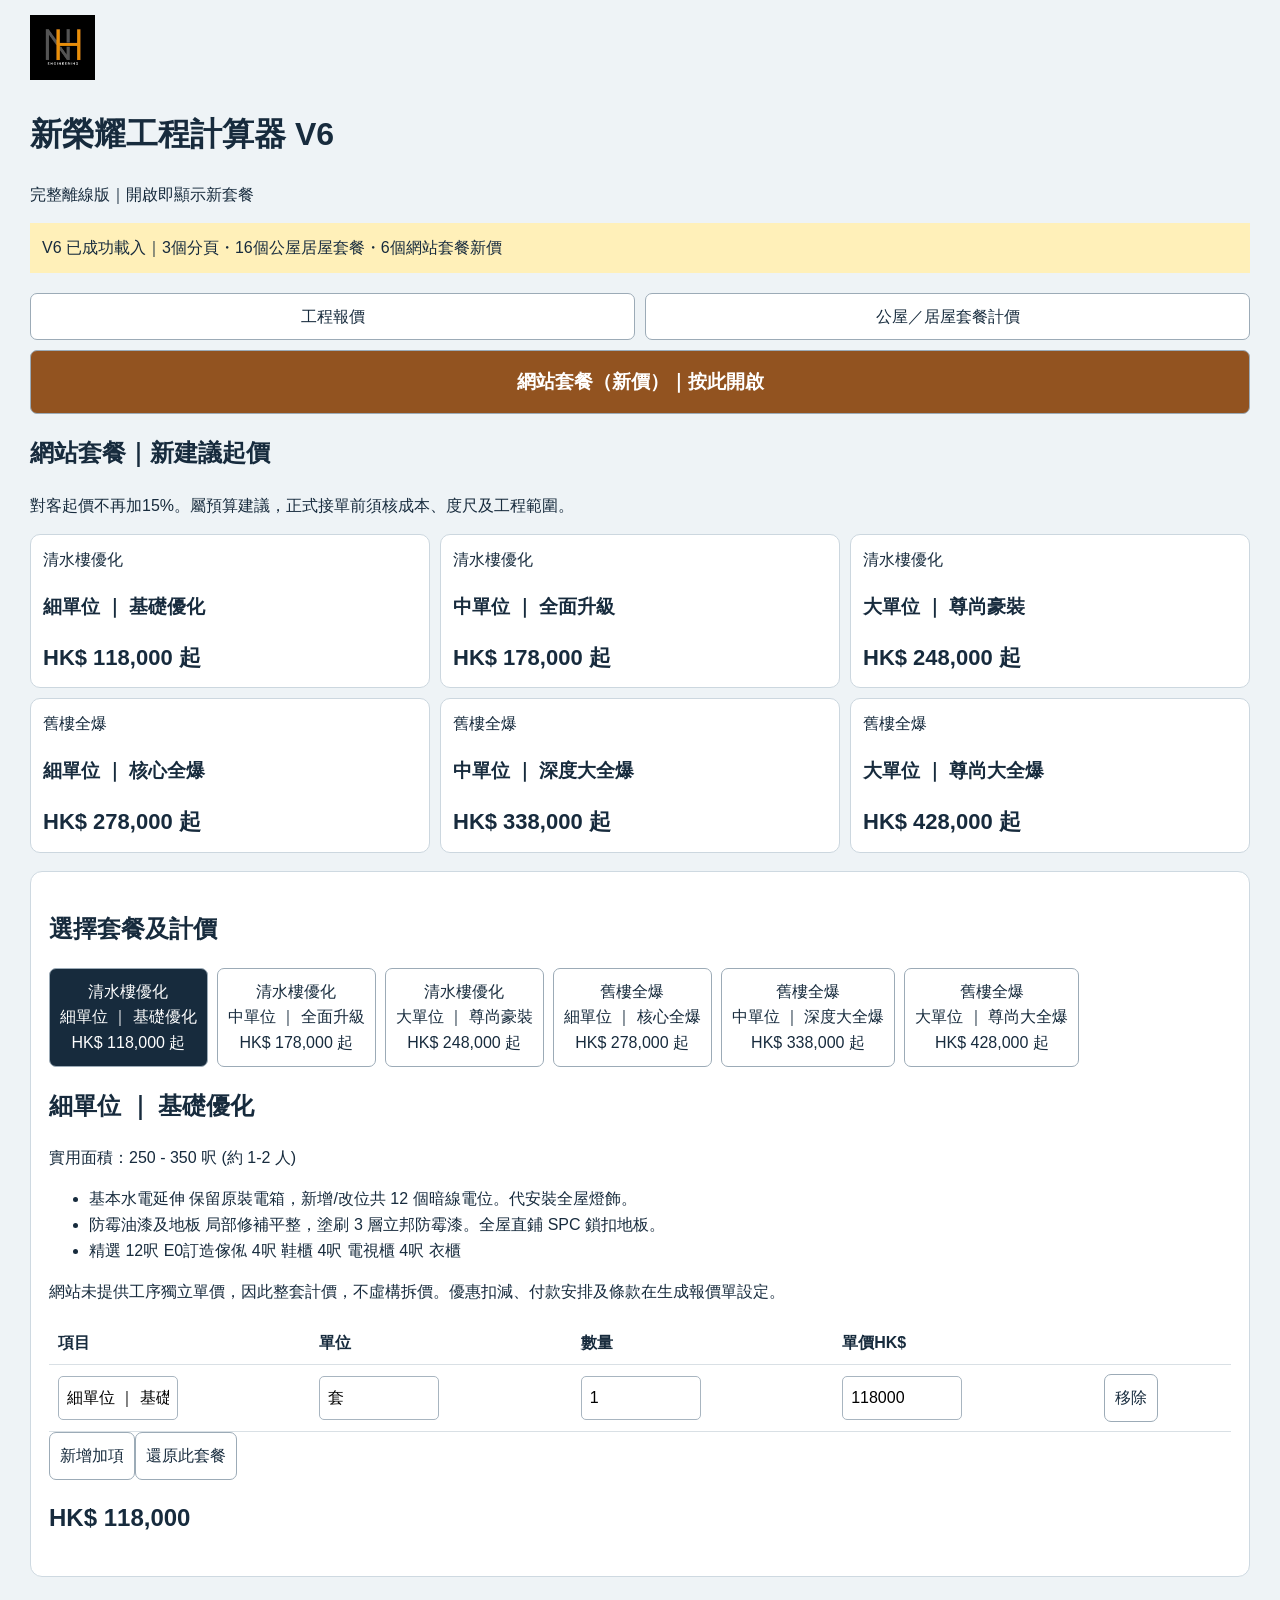
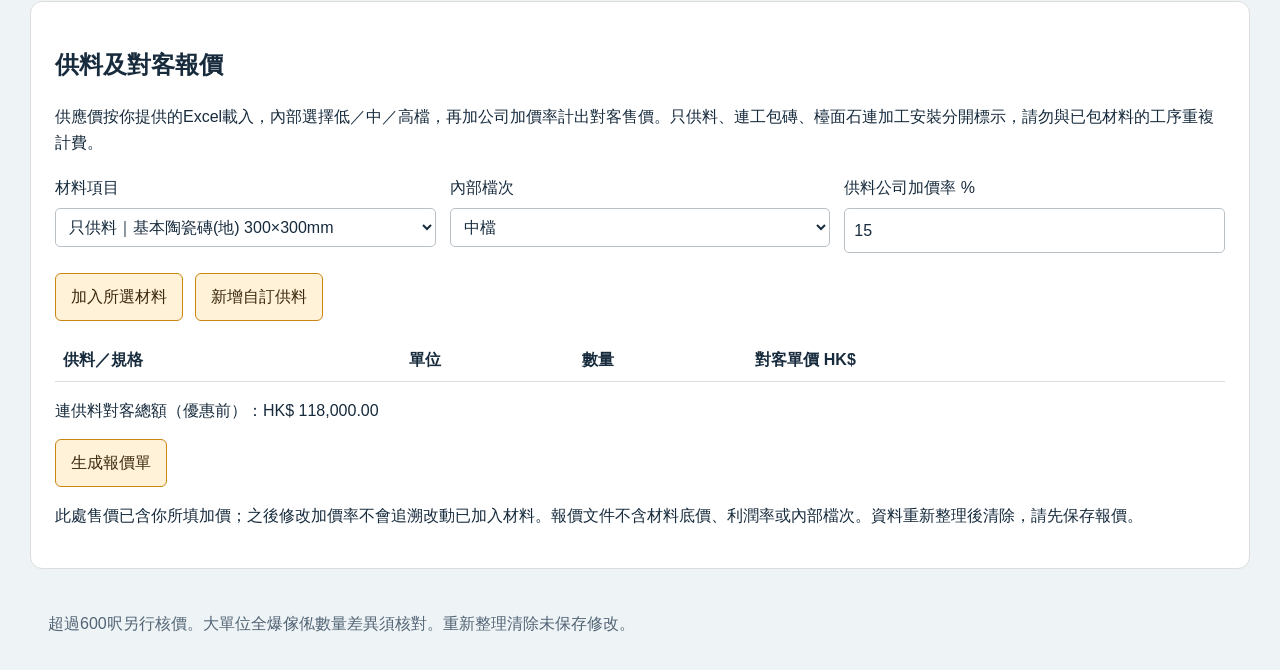
<file: calculator.html>
<!doctype html><html lang="zh-HK"><head><meta charset="utf-8"><meta name="viewport" content="width=device-width,initial-scale=1"><title>新榮耀工程計算器 V6</title><style>*{box-sizing:border-box}[hidden]{display:none!important}body{font:16px/1.6 Arial,"Microsoft JhengHei",sans-serif;background:#eef3f6;color:#172b3d;margin:0}main{max-width:1250px;margin:auto;padding:15px}button,input,select,textarea{font:inherit}button{min-height:44px;padding:10px;border:1px solid #9cabb7;border-radius:7px;background:white;color:#172b3d;cursor:pointer}button[aria-pressed=true],button[aria-selected=true]{background:#172b3d;color:white}input,textarea,select{padding:8px;max-width:100%;border:1px solid #a8b5c0;border-radius:5px}input[type=number]{width:120px}.box{background:white;border:1px solid #ced9e1;border-radius:12px;padding:18px;margin:18px 0}.choices{display:flex;gap:9px;flex-wrap:wrap}.grid{display:grid;grid-template-columns:1fr 1fr;gap:18px}.scroll{overflow:auto}table{width:100%;border-collapse:collapse}td,th{padding:9px;border-bottom:1px solid #d9e0e5;text-align:left}#w-rows input{width:120px}#navigation{display:grid!important;grid-template-columns:1fr 1fr;gap:10px;width:100%;overflow:visible!important;margin:20px 0}#navigation button{display:block!important;width:100%;min-width:0;white-space:normal}#open-web{grid-column:1/-1;background:#925320;color:white;font-size:19px;font-weight:700;min-height:64px}.cards{display:grid;grid-template-columns:repeat(3,1fr);gap:10px}.cards article{padding:12px;background:white;border:1px solid #ccd7df;border-radius:10px}.cards strong{display:block;font-size:22px}.item{display:flex;width:100%;align-items:center;gap:9px;text-align:left;margin:8px 0}.item-text{flex:1}.item-text strong,.item-text small{display:block}.line{border-bottom:1px solid #d4dce3;padding:12px 0}.line-head,.line-tail{display:flex;justify-content:space-between;align-items:center;gap:12px}.line h3{font-size:16px}.choice-grid{display:flex;gap:8px;flex-wrap:wrap}.choice-grid small{display:block}.settings-group fieldset{margin:12px 0;border:1px solid #cad6df}#loaded{background:#fff0b9;padding:12px}footer{padding:18px;color:#526475}@media(max-width:700px){.grid{grid-template-columns:1fr}.cards{grid-template-columns:1fr 1fr}.item,.line-head,.line-tail{flex-wrap:wrap}.item-text{min-width:120px}}@media(max-width:350px){.cards{grid-template-columns:1fr}}.nh-block{background:white;padding:24px;margin:24px 0;border:1px solid #ddd;border-radius:12px}.nh-dialog{width:min(1100px,94vw);max-height:92vh;padding:24px;border:1px solid #bbb;border-radius:12px;color:#172b3d}.nh-dialog::backdrop{background:#0009}.nh-grid{display:grid;grid-template-columns:repeat(3,minmax(0,1fr));gap:14px;margin:20px 0}.nh-block input,.nh-block select,.nh-dialog input,.nh-dialog select,.nh-dialog textarea{box-sizing:border-box;width:100%;padding:9px;background:white;color:#172b3d;border:1px solid #b9c0c6;border-radius:5px;font:inherit}.nh-grid label,.nh-dialog>label{display:flex;flex-direction:column;gap:7px}.nh-block button,.nh-dialog button{padding:10px 15px;background:#fff2d9;border:1px solid #c98612;border-radius:6px;color:#3b290b;cursor:pointer}.nh-dialog button:disabled{opacity:.4}.nh-actions{display:flex;gap:12px;flex-wrap:wrap;margin:18px 0}.nh-scroll{overflow:auto}.nh-scroll table{width:100%;min-width:780px;border-collapse:collapse}.nh-scroll td,.nh-scroll th{padding:8px;border-bottom:1px solid #ddd;text-align:left;vertical-align:top}.nh-scroll td:first-child{min-width:220px}#nh-error,[id$="-error"]{color:#ab2020}#nh-preview{padding:24px;border:1px solid #ccc;margin-top:24px;color:#111;background:white}#nh-preview header{display:flex;gap:20px;align-items:center;border-bottom:3px solid #e59200}#nh-preview header img{width:75px;height:75px}#nh-preview h1{font-size:22px}#nh-preview table{border-collapse:collapse;width:100%;table-layout:fixed;margin:20px 0}#nh-preview th,#nh-preview td{padding:8px;text-align:left;border-bottom:1px solid #ccc;overflow-wrap:anywhere}#nh-preview small{display:block;white-space:pre-wrap}#nh-preview .pre{white-space:pre-wrap}#nh-preview .sum{text-align:right}#nh-preview .sign{display:flex;justify-content:space-between;margin-top:50px}@media(max-width:700px){.nh-grid{grid-template-columns:1fr}.nh-dialog,.nh-block{padding:14px}#nh-preview{padding:10px;font-size:11px}#nh-preview header{flex-wrap:wrap}}
</style></head><body><main><header><img src="[data-uri]" width="65" height="65" alt="公司標誌"><h1>新榮耀工程計算器 V6</h1><p>完整離線版｜開啟即顯示新套餐</p></header><p id="loaded">正在載入；請用瀏覽器開啟此HTML，不要只用檔案預覽。</p><nav id="navigation" aria-label="分頁"><button type="button" data-panel="quote-view" aria-controls="quote-view" aria-selected="false">工程報價</button><button type="button" data-panel="package-view" aria-controls="package-view" aria-selected="false">公屋／居屋套餐計價</button><button type="button" id="open-web" data-panel="website-package-view" aria-controls="website-package-view" aria-selected="true">網站套餐（新價）｜按此開啟</button></nav>
<section id="website-package-view"><h2>網站套餐｜新建議起價</h2><p>對客起價不再加15%。屬預算建議，正式接單前須核成本、度尺及工程範圍。</p><div class="cards"><article><span>清水樓優化</span><h3>細單位 ｜ 基礎優化</h3><strong>HK$ 118,000 起</strong></article><article><span>清水樓優化</span><h3>中單位 ｜ 全面升級</h3><strong>HK$ 178,000 起</strong></article><article><span>清水樓優化</span><h3>大單位 ｜ 尊尚豪裝</h3><strong>HK$ 248,000 起</strong></article><article><span>舊樓全爆</span><h3>細單位 ｜ 核心全爆</h3><strong>HK$ 278,000 起</strong></article><article><span>舊樓全爆</span><h3>中單位 ｜ 深度大全爆</h3><strong>HK$ 338,000 起</strong></article><article><span>舊樓全爆</span><h3>大單位 ｜ 尊尚大全爆</h3><strong>HK$ 428,000 起</strong></article></div><section class="box"><h2>選擇套餐及計價</h2><div id="w-choices" class="choices"></div><h2 id="w-title"></h2><p id="w-area"></p><ul id="w-features"></ul><p id="w-warning"></p><p>網站未提供工序獨立單價，因此整套計價，不虛構拆價。優惠扣減、付款安排及條款在生成報價單設定。</p><div class="scroll"><table><thead><tr><th>項目</th><th>單位</th><th>數量</th><th>單價HK$</th><th></th></tr></thead><tbody id="w-rows"></tbody></table></div><button type="button" id="w-add">新增加項</button><button type="button" id="w-reset">還原此套餐</button><h2 id="w-total"></h2><p id="w-error" role="alert"></p></section><footer>超過600呎另行核價。大單位全爆傢俬數量差異須核對。重新整理清除未保存修改。</footer></section>
<section id="quote-view" hidden><h2>工程報價</h2><p>已計入設定利潤及附加費，生成報價不重加15%。</p><nav class="choices"><button type="button" id="show-calculator" data-view="calculator" aria-pressed="true">計價</button><button type="button" id="show-settings" data-view="settings" aria-pressed="false">工地及利潤設定</button></nav><div id="calculator"><div id="modes" class="choices"></div><div class="grid"><section class="box"><label>搜尋 <input type="search" id="search" placeholder="工程名稱或編號"></label><p id="item-count"></p><div id="items"></div><div id="pager"></div></section><section class="box" id="editor" tabindex="-1"><h2 id="selected-name"></h2><p id="rate"></p><p id="scope"></p><p id="warning" hidden>請核對現場條件及工程範圍。</p><label>數量 <input id="qty" type="number" min="0" max="10000000" step="any" value="1"> <span id="unit"></span></label><p id="qty-error" hidden>請核對數量。</p><h3>HK$ <output id="preview-total"></output></h3><button id="add" type="button">加入報價合計</button><p id="add-status" role="status" hidden></p></section></div></div><section class="box" id="settings" hidden><h2>計價設定</h2><p>保留原始設定；請按實際工程選擇工地類型。</p><div id="option-groups"></div><button type="button" id="reset-settings">還原設定</button><button type="button" id="back">返回計價</button></section><section class="box"><h2>工程清單</h2><p id="quote-count"></p><div id="quote-lines"></div><h2 id="quote-total"></h2></section><footer>對客單價向上取整，重新整理清除修改。</footer></section>
<section id="package-view" hidden><h2>公屋／居屋套餐計價</h2><section class="box"><div class="choices"><button type="button" data-type="公屋" aria-pressed="true">公屋</button><button type="button" data-type="居屋" aria-pressed="false">居屋</button></div><div id="package-options" class="choices"></div></section><section class="box"><h2>套餐建議對客報價</h2><p id="quote-package"></p><h2>HK$ <output id="package-total"></output></h2><p>底價：<span id="base-total"></span></p><p>加價及向上取整差額：<span id="profit-total"></span></p><p>每項底價×1.15後向上取整，再乘數量加總。</p></section><section class="box"><h2>工程明細</h2><p id="details-subtitle"></p><button id="reset" type="button">還原數量</button><p id="spec"></p><p id="qty-help">內部底價可有小數，對客單價取整。180／480呎屬比例估算，請按度尺修改數量。</p><div id="lines"></div><p id="status" role="status" hidden></p><h2 id="bottom-total"></h2></section><footer>只包含所列工序；重新整理回復預設。</footer></section></main><script>(()=>{function show(id){for(const p of ['quote-view','package-view','website-package-view'])document.getElementById(p).hidden=p!==id;document.querySelectorAll('#navigation [data-panel]').forEach(b=>b.setAttribute('aria-selected',String(b.dataset.panel===id)));}document.querySelectorAll('#navigation [data-panel]').forEach(b=>b.addEventListener('click',()=>show(b.dataset.panel)));show('website-package-view');})();
const MODULES={};const FAILURES=[];
try{MODULES["catalog.js"]=(()=>{
const config = {"site":{"label":"工地類型","options":[["住宅裝修 / 街舖",1],["住宅大樓 / 普通學校",0.93],["商業 / 寫字樓",1.1],["政府 / 國際學校 / 會所",1.17],["酒店項目",1.25],["獨立屋 / 高級別墅",1.2],["港鐵 / 地鐵工程",1.85]],"default":3},"payment":{"label":"收款時間","options":[["即期",0],["30 日",0.00821917808219178],["45 日",0.0123287671232877],["60 日",0.0164383561643836],["90 日",0.0246575342465753],["120 日",0.0328767123287671]],"default":1},"risk":{"label":"壞帳風險情況","options":[["熟客／即期 (0%)",0],["一般客戶 (1%)",0.01],["新客戶 (2%)",0.02],["信用一般 (3%)",0.03],["高風險客戶 (5%)",0.05]],"default":1},"profit":{"label":"公司利潤情況","options":[["競爭性投標 (5%)",0.05],["標準利潤 (10%)",0.1],["標準利潤 (15%)",0.15],["高風險工程 (20%)",0.2],["高風險工程 (25%)",0.25]],"default":2},"loading":{"label":"上料情況","options":[["無需另加",0],["標準上料 (5%)",0.05],["無升降機 (8%)",0.08],["高層無貨車 (12%)",0.12],["大量材料 (15%)",0.15]],"default":0},"protection":{"label":"做保護情況","options":[["無需另加",0],["基本保護 (3%)",0.03],["全屋保護 (5%)",0.05],["高要求保護 (8%)",0.08]],"default":0},"cleaning":{"label":"清場情況","options":[["無需另加",0],["基本清潔 (3%)",0.03],["深度清潔 (5%)",0.05],["連清運 (8%)",0.08]],"default":1},"caulk":{"label":"唧膠情況","options":[["無需另加",0],["基本唧膠 (2%)",0.02],["全屋唧膠 (5%)",0.05]],"default":0},"touchup":{"label":"細油執色情況","options":[["無需另加",0],["局部執色 (3%)",0.03],["全屋執色 (5%)",0.05]],"default":0}};
const items = [["A 前期打拆及清運","A01","牆身清拆 (磁磚/批盪/非結構磚牆面)","平方呎(面)","拆至結構面或英泥底,入袋暫存;不含落樓及清運(另計夾車)","A",39,39,32,32,"見備註"],["A 前期打拆及清運","A02","地面清拆 (地磚連英泥底打至石屎面)","平方呎","風炮打鑿至見石屎;深鑿/沉箱位另議","A",50,50,42,42,"見備註"],["A 前期打拆及清運","A03","天花清拆 (石膏板/鋁質假天花連龍骨)","平方呎","連龍骨拆除入袋;含燈具移走","B",27,27,22,22,"見備註"],["A 前期打拆及清運","A04","木地板/膠地板清拆","平方呎","起釘/除膠,不含地台找平","B",34,34,28,28,"見備註"],["A 前期打拆及清運","A05","門類清拆 (連門框)","每套","單扇室內門連門框拆除;防火門框灌漿位另加50%","A",670,670,555,555,"見備註"],["A 前期打拆及清運","A06","傢俬清拆 (固定櫃/入牆櫃)","直呎","拆除並入袋,不含落樓及清運","A",185,185,150,150,"見備註"],["A 前期打拆及清運","A07","潔具清拆 (坐廁/洗手盆/浴缸)","每件","拆除並封堵排污口;鑄鐵浴缸須兩人另加","B",840,840,695,695,"見備註"],["A 前期打拆及清運","A08","泥頭處理 環保斗 (約6-7立方碼,含落樓裝斗及處置費)","每個/次","斗租及運費約$2,800 + 約5公噸×$200/噸 堆填費(EPD) + 落樓裝斗人工;須取2-3間報價","C",6850,6850,5670,5670,"見備註"],["A 前期打拆及清運","A09","5.5噸夾車清運 (每車次,含落樓裝車人工及處置費)","每車次","車資$1,200起(S5) + 約3.5噸×$200/噸(S4) + 2人半日落樓裝車","B",4260,4260,3520,3520,"見備註"],["B 泥水及防水","B01","打磨水泥地面及處理裂縫","平方呎","打磨浮漿、補細裂縫,不含批盪","B",22,19.5,18.5,16.5,"見備註"],["B 泥水及防水","B02","地台批盪找平 (英泥沙,厚≤30mm)","平方呎","含英泥沙材料;高低差>30mm另議","A",22,18.5,18.5,15.5,"見備註"],["B 泥水及防水","B03","牆身批盪 (英泥沙打底)","平方呎(面)","清理基面、掛線、英泥沙批盪找平","A",34,29,28,24,"見備註"],["B 泥水及防水","B04","鋪地磚 (≤600×600,正鋪,不含面磚)","平方呎","連工包底料(膠沙/瓷磚膠/掃口);面磚客供,損耗另計","A",59,49,49,40,"見備註"],["B 泥水及防水","B05","鋪牆磚 (≤600×600,正鋪,不含面磚)","平方呎(面)","連工包底料;陽角收口(角條另計)","A",67,55,56,46,"見備註"],["B 泥水及防水","B06","馬賽克/六角/人字拼特色磚 (不含面磚)","平方呎(面)","含排磚放線;損耗較大","B",115,100,96,83,"見備註"],["B 泥水及防水","B07","大尺寸磚/岩板鋪貼 (≥600×1200,不含面磚)","平方呎(面)","需2人搬運及專用膠;須先找平","B",115,100,97,84,"見備註"],["B 泥水及防水","B08","防水工程 (Sika 107 兩層,連基面處理,不含閉水試驗)","平方呎(展開面積)","地台全面+牆身上翻;展開面積計","A",32,24,27,20,"見備註"],["B 泥水及防水","B09","閉水試驗 (24小時)","每次","封閉排水、注水24小時、驗收記錄","B",1830,1750,1510,1450,"見備註"],["B 泥水及防水","B10","結構修補 (剝落/爆裂混凝土修補)","每點","鑿除、處理鋼筋、修補砂漿;結構性損壞須工程師","C",670,590,555,490,"見備註"],["C 地台","C01","室內自流平 (厚3-5mm,連底油)","平方呎","基層須平整乾燥(含水率);面積過細有最低收費","B",27,15.5,23,13,"見備註"],["C 地台","C02","戶外/露台自流平 (耐候)","平方呎","須配合防水層及斜度","C",37,20,31,16.5,"見備註"],["C 地台","C03","打磨木地台連翻新油 (2底2面)","平方呎","打磨、補縫、PU油2底2面","C",47,38,39,31,"見備註"],["C 地台","C04","無縫拼接地板 (SPC/LVT 扣式 ≈8mm,連地墊)","平方呎","含地墊及簡單切割;不含腳線","A",56,20,48,16.5,"見備註"],["C 地台","C05","膠地板 (PVC/LVT 膠貼)","平方呎","含批底及膠水","B",42,22,36,18,"見備註"],["C 地台","C06","實木地板 (T&G ≈15mm,膠/釘)","平方呎","材料按中檔橡木;樹種差異極大,須按實際報價","C",125,39,105,33,"見備註"],["C 地台","C07","複合木地板 (多層實木複合 ≈12-15mm)","平方呎","含地墊;不含腳線","B",77,29,66,24,"見備註"],["C 地台","C08","木腳線/地腳線 (MDF預噴漆,100mm高)","直呎","含釘及打膠","B",38,20,32,17,"見備註"],["D 隔牆及天花","D01","石膏板隔牆 (輕鋼龍骨,雙面單層12mm,含岩棉)","平方呎(面)","含龍骨、雙面石膏板、岩棉、批縫;不含批灰油漆","B",63,35,53,29,"見備註"],["D 隔牆及天花","D02","防火板隔牆 (1小時,雙面雙層防火板)","平方呎(面)","須有測試報告/FS證明;費用不含AP文件","C",98,49,83,41,"見備註"],["D 隔牆及天花","D03","輕質磚隔牆 (ALC/輕磚75-100mm,不含批盪)","平方呎","不含批盪;高度>3m加固另計","B",86,55,73,46,"見備註"],["D 隔牆及天花","D04","石膏板平頂/造型天花 (連龍骨及吊件)","平方呎(面)","不含批灰油漆及燈位開孔","A",40,24,33,20,"見備註"],["D 隔牆及天花","D05","鋁質天花 (鋁扣板/鋁方板)","平方呎(面)","含骨架及收邊角","B",41,19.5,35,16,"見備註"],["D 隔牆及天花","D06","窗簾殼 (夾板/石膏板,不含批灰油漆)","直呎","深約200mm;含燈槽/窗簾軌位預留","C",230,160,195,135,"見備註"],["E 牆身及天花裝飾","E01","牆身木龍骨加3分夾板打底 (9mm)","平方呎(面)","1\"×2\"龍骨@400 + 9mm夾板","B",40,23,34,19.5,"見備註"],["E 牆身及天花裝飾","E02","牆身加厚/雙層夾板打底 (12mm/雙層)","平方呎(面)","12mm夾板或雙層9mm","B",59,30,49,25,"見備註"],["E 牆身及天花裝飾","E03","木飾面牆身 簡單平板 (飾面: 防火膠板)","平方呎(面)","含龍骨、夾板打底及飾面板(不含批灰油漆)","B",93,50,78,42,"見備註"],["E 牆身及天花裝飾","E04","木飾面牆身 簡單平板 (飾面: 天然木皮連索色清漆)","平方呎(面)","含龍骨、夾板打底及飾面板(不含批灰油漆)","B",120,50,100,42,"見備註"],["E 牆身及天花裝飾","E05","木飾面牆身 簡單平板 (飾面: 廠房焗漆/烤漆)","平方呎(面)","含龍骨、夾板打底及飾面板(不含批灰油漆)","B",140,50,120,42,"見備註"],["E 牆身及天花裝飾","E06","木飾面牆身 弧形/對紋 (飾面: 防火膠板)","平方呎(面)","含彎板/對紋損耗","C",150,93,125,77,"見備註"],["E 牆身及天花裝飾","E07","木飾面牆身 弧形/對紋 (飾面: 天然木皮連索色清漆)","平方呎(面)","含彎板/對紋損耗","C",180,93,150,77,"見備註"],["E 牆身及天花裝飾","E08","木飾面牆身 弧形/對紋 (飾面: 廠房焗漆/烤漆)","平方呎(面)","含彎板/對紋損耗","C",210,93,175,77,"見備註"],["E 牆身及天花裝飾","E09","吸音板牆身 (PET/木絲吸音板,含打底)","平方呎(面)","吸音等級須按設計;證書另計","C",86,37,73,30,"見備註"],["E 牆身及天花裝飾","E10","木條子飾面板 (實木/飾面條子)","平方呎(面)","含打底及條子","C",135,72,115,59,"見備註"],["E 牆身及天花裝飾","E11","木條子天花","平方呎(面)","含吊件及打底","C",160,91,135,75,"見備註"],["E 牆身及天花裝飾","E12","木飾面天花 (夾板飾面平頂,含龍骨)","平方呎(面)","不含燈位開孔","B",130,76,105,63,"見備註"],["F 門及門五金","F01","1小時防火門 單掩 (連門框/閉門器/防煙條/證書)","每套","英標FD60木質;證書、灌漿、三鉸、閉門器已含;鎖另計","A",6390,2150,5450,1770,"見備註"],["F 門及門五金","F02","1小時防火門 雙掩 (子母門)","每套","同上,含順序器","B",14020,5010,11940,4140,"見備註"],["F 門及門五金","F03","2小時防火門 單掩 (鋼質/重型)","每套","鋼質FD120;含證書、閉門器","B",9500,3580,8080,2960,"見備註"],["F 門及門五金","F04","2小時防火門 雙掩","每套","同上,含順序器","C",17930,6080,15280,5030,"見備註"],["F 門及門五金","F05","木掩門 單掩 (連門框,不含鎖) (飾面: 防火膠板)","每套","實心門扇+門框+三鉸;鎖另計","A",3800,1680,3220,1390,"見備註"],["F 門及門五金","F06","木掩門 單掩 (連門框,不含鎖) (飾面: 天然木皮連索色清漆)","每套","實心門扇+門框+三鉸;鎖另計","A",4550,1680,3880,1390,"見備註"],["F 門及門五金","F07","木掩門 單掩 (連門框,不含鎖) (飾面: 廠房焗漆/烤漆)","每套","實心門扇+門框+三鉸;鎖另計","A",5250,1680,4480,1390,"見備註"],["F 門及門五金","F08","木掩門 雙掩 (連門框,不含鎖) (飾面: 防火膠板)","每套","同上","B",6420,2680,5450,2220,"見備註"],["F 門及門五金","F09","木掩門 雙掩 (連門框,不含鎖) (飾面: 天然木皮連索色清漆)","每套","同上","B",7760,2680,6610,2220,"見備註"],["F 門及門五金","F10","木掩門 雙掩 (連門框,不含鎖) (飾面: 廠房焗漆/烤漆)","每套","同上","B",8990,2680,7680,2220,"見備註"],["F 門及門五金","F11","暗門 單掩 (隱形門,隱藏鉸)","每套","與牆身飾面齊平;磁吸及隱藏鉸","C",5950,2860,5040,2370,"見備註"],["F 門及門五金","F12","暗門 雙掩","每套","同上","C",11750,6080,9930,5030,"見備註"],["F 門及門五金","F13","明趟門 (單扇,吊軌+阻尼) (飾面: 防火膠板)","每套","含門扇及吊軌","B",4550,1840,3860,1520,"見備註"],["F 門及門五金","F14","明趟門 (單扇,吊軌+阻尼) (飾面: 天然木皮連索色清漆)","每套","含門扇及吊軌","B",5470,1840,4660,1520,"見備註"],["F 門及門五金","F15","明趟門 (單扇,吊軌+阻尼) (飾面: 廠房焗漆/烤漆)","每套","含門扇及吊軌","B",6320,1840,5400,1520,"見備註"],["F 門及門五金","F16","暗趟門 (軌道藏於牆身/假牆) (飾面: 防火膠板)","每套","含門套及藏軌結構","C",6600,2860,5600,2370,"見備註"],["F 門及門五金","F17","暗趟門 (軌道藏於牆身/假牆) (飾面: 天然木皮連索色清漆)","每套","含門套及藏軌結構","C",7850,2860,6680,2370,"見備註"],["F 門及門五金","F18","暗趟門 (軌道藏於牆身/假牆) (飾面: 廠房焗漆/烤漆)","每套","含門套及藏軌結構","C",9010,2860,7690,2370,"見備註"],["F 門及門五金","F19","木門線/門套包邊","直呎","含釘及補灰","B",53,35,44,29,"見備註"],["F 門及門五金","F20","標準房門鎖/執手鎖 (安裝+鎖具)","每組","開孔、安裝鎖體及扣板","B",630,295,535,245,"見備註"],["F 門及門五金","F21","電子鎖/智能門鎖 (中價位)","每組","鎖具按品牌/型號差異極大","C",2810,490,2410,405,"見備註"],["F 門及門五金","F22","防火門重型鎖/逃生閂 (panic bar)","每組","須配合防火門測試規格","C",1770,615,1510,510,"見備註"],["F 門及門五金","F23","普通門鉸 (1門3鉸)","每套門",0,"B",360,245,305,205,"見備註"],["F 門及門五金","F24","隱藏式三維可調門鉸","每套門","3-4個鉸","B",1110,445,945,365,"見備註"],["F 門及門五金","F25","液壓閉門器 (EN 1154)","每組","防火門須附認證","B",730,370,615,305,"見備註"],["F 門及門五金","F26","明趟門吊軌+阻尼器 (單獨安裝)","每套",0,"B",1640,740,1390,610,"見備註"],["F 門及門五金","F27","門吸/門栓/貓眼","每個點",0,"B",245,150,205,120,"見備註"],["G 廚房及廁所","G01","廚櫃地櫃 (不含檯面) (飾面: 防火膠板)","直呎","18mm防潮櫃身+緩衝鉸+抽屜;內地預製、安裝","A",1110,395,950,325,"見備註"],["G 廚房及廁所","G02","廚櫃地櫃 (不含檯面) (飾面: 天然木皮連索色清漆)","直呎","18mm防潮櫃身+緩衝鉸+抽屜;內地預製、安裝","A",1300,395,1110,325,"見備註"],["G 廚房及廁所","G03","廚櫃地櫃 (不含檯面) (飾面: 廠房焗漆/烤漆)","直呎","18mm防潮櫃身+緩衝鉸+抽屜;內地預製、安裝","A",1470,395,1260,325,"見備註"],["G 廚房及廁所","G04","廚櫃吊櫃 (飾面: 防火膠板)","直呎","18mm櫃身+緩衝鉸;牆身固定","A",910,395,770,325,"見備註"],["G 廚房及廁所","G05","廚櫃吊櫃 (飾面: 天然木皮連索色清漆)","直呎","18mm櫃身+緩衝鉸;牆身固定","A",1060,395,900,325,"見備註"],["G 廚房及廁所","G06","廚櫃吊櫃 (飾面: 廠房焗漆/烤漆)","直呎","18mm櫃身+緩衝鉸;牆身固定","A",1200,395,1020,325,"見備註"],["G 廚房及廁所","G07","牆身特色玻璃 (背漆玻璃,含打底)","平方呎(面)","6mm背漆玻璃+打底","B",85,33,72,28,"見備註"],["G 廚房及廁所","G08","牆身不銹鋼 (304 No.4/鏡面貼板)","平方呎(面)","1.0mm+夾板打底","B",100,39,86,33,"見備註"],["G 廚房及廁所","G09","無縫人造石檯面 (深600mm)","直呎","含切割及無縫接駁;不含水盆開孔","A",795,280,675,230,"見備註"],["G 廚房及廁所","G10","石英石檯面 (深600mm)","直呎","含開孔","B",950,280,810,230,"見備註"],["G 廚房及廁所","G11","岩板檯面 (12mm,深600mm)","直呎","含切割加工","C",1330,350,1140,290,"見備註"],["G 廚房及廁所","G12","抗倍特板廁格 (含門及五金)","每格","12mm抗倍特板+不銹鋼五金","C",5100,1750,4340,1450,"見備註"],["G 廚房及廁所","G13","廁所水櫃 (防潮板,吊牆)","直呎","防水櫃身+面板","B",1030,360,875,295,"見備註"],["G 廚房及廁所","G14","廁所鏡櫃","直呎","含鏡面及LED(基本)","C",1080,360,920,295,"見備註"],["G 廚房及廁所","G15","浴室隔水石/門檻石 (原表「吸咀」,按每條90cm)","每條","原表名稱不明確,此處按浴室隔水石理解;請以實際項目修訂","C",510,305,430,255,"見備註"],["H 樓梯","H01","木踏板/立板 (每級,闊約1m)","每級","夾板打底+實木/飾面踏板及立板","C",845,565,710,465,"見備註"],["H 樓梯","H02","轉角扇形級 (每級)","每級","需放樣及特製","C",1780,1340,1490,1110,"見備註"],["H 樓梯","H03","實木/夾板貼皮扶手連基本欄杆","直呎","不含玻璃欄杆","C",550,280,465,235,"見備註"],["H 樓梯","H04","玻璃欄杆 (12mm鋼化,U槽/夾件,高約1.1m)","直呎","含不銹鋼夾件/底槽","B",1390,420,1180,345,"見備註"],["H 樓梯","H05","樓梯底特製暗藏儲物櫃 (約6抽)","整體","按約6格抽屜計,實際按尺寸","C",13060,8940,10960,7390,"見備註"],["I 木器及傢俬","I01","地台床/榻榻米 (按俯視面積,連抽屜五金)","平方呎","框架+面板+油壓/抽屜五金;不含床褥","A",240,115,205,97,"見備註"],["I 木器及傢俬","I02","上下床 (整套,實木/夾板,連梯)","每套","含梯及護欄;不含床褥","C",10540,5010,8930,4140,"見備註"],["I 木器及傢俬","I03","全高櫃 (高1.5-2.4m,深≤600mm) (飾面: 防火膠板)","直呎","18mm櫃身/門板、緩衝鉸、層板;內地預製+安裝","A",1530,500,1310,415,"見備註"],["I 木器及傢俬","I04","全高櫃 (高1.5-2.4m,深≤600mm) (飾面: 天然木皮連索色清漆)","直呎","18mm櫃身/門板、緩衝鉸、層板;內地預製+安裝","A",1900,500,1620,415,"見備註"],["I 木器及傢俬","I05","全高櫃 (高1.5-2.4m,深≤600mm) (飾面: 廠房焗漆/烤漆)","直呎","18mm櫃身/門板、緩衝鉸、層板;內地預製+安裝","A",2240,500,1920,415,"見備註"],["I 木器及傢俬","I06","半高櫃 (高0.9-1.5m) (飾面: 防火膠板)","直呎","同上","A",1100,430,935,355,"見備註"],["I 木器及傢俬","I07","半高櫃 (高0.9-1.5m) (飾面: 天然木皮連索色清漆)","直呎","同上","A",1330,430,1140,355,"見備註"],["I 木器及傢俬","I08","半高櫃 (高0.9-1.5m) (飾面: 廠房焗漆/烤漆)","直呎","同上","A",1550,430,1320,355,"見備註"],["I 木器及傢俬","I09","矮櫃/電視櫃/鞋櫃下段 (高≤0.9m)","直呎","同上(防火膠板)","A",910,360,775,295,"見備註"],["I 木器及傢俬","I10","超高櫃 (>2.4m到頂,含吊裝及頂部收口)","直呎","樓底高度>2.4m;須考慮消防花灑/冷氣喉","B",1880,645,1600,530,"見備註"],["J 專業木器","J01","特色木地台/榻榻米 (連儲物)","平方呎","地台+儲物格","B",320,170,270,140,"見備註"],["J 專業木器","J02","弧形木飾面牆身/圓柱包木","平方呎(面)","彎板及飾面","C",205,115,175,95,"見備註"],["J 專業木器","J03","特製商業接待處/吧台 (不含檯面石)","直呎","防火膠板飾面+基本收納","C",3380,1970,2850,1630,"見備註"],["J 專業木器","J04","體育館/禮堂抗撞擊木牆板 (阻燃)","平方呎(面)","≥25mm夾板+阻燃處理+硬木飾面","C",135,54,115,44,"見備註"],["J 專業木器","J05","實木花格屏風/幾何木隔斷","平方呎(面)","實木條+固定","C",330,155,280,130,"見備註"],["J 專業木器","J06","木窗套/木門套 (包邊連飾面)","直呎",0,"B",165,115,140,96,"見備註"],["K 不銹鋼及金屬","K01","不銹鋼裝飾牆身/門套 (304)","平方呎(面)","1.0mm+夾板打底","B",115,46,99,38,"見備註"],["K 不銹鋼及金屬","K02","不銹鋼地腳線 (50-100mm)","直呎","304 No.4","B",65,34,55,28,"見備註"],["K 不銹鋼及金屬","K03","不銹鋼屏風/裝飾柱","平方呎(面)","含骨架","C",190,82,160,68,"見備註"],["K 不銹鋼及金屬","K04","鈦金/玫瑰金不銹鋼包邊/嵌條","直呎","PVD表面","B",64,28,55,23,"見備註"],["K 不銹鋼及金屬","K05","鈦金/玫瑰金收口條 (2.44m/條)","每條",0,"C",265,140,225,115,"見備註"],["L 玻璃及鏡面","L01","鋼化/夾層玻璃間隔牆 (10mm,連U槽)","平方呎(面)","含U槽及打膠","B",115,42,99,35,"見備註"],["L 玻璃及鏡面","L02","玻璃掩門/趟門 (10mm鋼化,連五金)","每套","含地彈簧/軌","C",4290,2100,3630,1740,"見備註"],["L 玻璃及鏡面","L03","背漆玻璃/鏡面 (貼牆)","平方呎(面)","含膠及打底","B",69,28,59,23,"見備註"],["L 玻璃及鏡面","L04","浴室無框鋼化玻璃淋浴屏 (10mm,單掩/趟)","每套","含不銹鋼五金,不含防水及去水改動","A",4390,1750,3730,1450,"見備註"],["M 油漆","M01","牆身批灰及乳膠漆 (批灰+底油+面油2次)","平方呎(面)","按展開牆面積;立邦/ICI中檔","A",29,21,24,17.5,"見備註"],["M 油漆","M02","天花批灰及乳膠漆","平方呎(面)","同上,高位作業","A",34,26,28,21,"見備註"],["M 油漆","M03","外牆防水防霉乳膠漆 (不含棚架)","平方呎(面)","外牆搭棚另計","B",36,26,30,21,"見備註"],["M 油漆","M04","木器掃油/噴油 (底2面2,按面積)","平方呎(面)","原表以直呎計不合理,改按面積","B",47,35,39,29,"見備註"],["M 油漆","M05","藝術漆/微水泥/莫蘭迪","平方呎(面)","系統材料按品牌","C",69,46,58,38,"見備註"],["N 牆紙","N01","撕舊牆紙及牆面修補","平方呎(面)",0,"B",16,12,13.5,10,"見備註"],["N 牆紙","N02","PVC/無紡布牆紙鋪貼 (中檔,含牆紙)","平方呎(面)","牆紙按中檔$350-700/卷,損耗15%","B",40,26,34,21,"見備註"],["N 牆紙","N03","進口高級牆紙/大型壁畫鋪貼 (含材料)","平方呎(面)","材料差異極大","C",92,43,78,35,"見備註"],["O 細油執色及修補","O01","細油執色 (按師傅日薪,每工8小時)","每工","含少量油料","A",2490,2380,2060,1970,"見備註"],["O 細油執色及修補","O02","傢俬崩口/木皮破損修補","每點",0,"B",310,285,260,235,"見備註"],["O 細油執色及修補","O03","驗收前全屋大執漏 (≤800呎單位)","每場","原表以「按場計」,須定面積上限","C",5640,5250,4680,4340,"見備註"],["P 雜項及清潔","P01","室內通架/流動工作台 (每組,日租連搭拆)","每組","原表單位「每組/層」不明確","C",1530,1340,1280,1110,"見備註"],["P 雜項及清潔","P02","石屎鑽孔/開孔 (每吋徑,樓板厚≤200mm)","每吋徑","原表「每個/吋徑」單位混淆,改按每吋徑","C",195,150,165,125,"見備註"],["P 雜項及清潔","P03","臨時防塵帆布圍封","平方呎(面)","含骨架及拉鏈門","B",10,5.5,8.5,4.5,"見備註"],["P 雜項及清潔","P04","外牆雙層竹棚 (搭拆,不含租期超過30日)","平方呎(面)","須註冊棚架承建商及棚架安全規定","C",53,47,44,38,"見備註"],["P 雜項及清潔","P05","化學錨栓/植筋","每點","含鑽孔及植筋膠","C",74,46,62,38,"見備註"],["P 雜項及清潔","P06","現場保護 (地面/牆身/電梯)","平方呎","含走廊及電梯保護","A",8,5.5,7,4.5,"見備註"],["P 雜項及清潔","P07","細清 (完工初清)","平方呎",0,"B",5.5,5,4.5,4,"見備註"],["P 雜項及清潔","P08","深層清潔及去甲醛 (按實用面積)","平方呎","原表按場計,改按實用面積","A",15,9,13,7.5,"見備註"],["Q 鋁質及琺瑯飾面/門/傢俬","Q01","琺瑯板牆身/廚房防濺板 (進口品牌 3mm 磁吸,工廠預切,膠貼)","平方呎","供料按整塊板$121-139/呎²+裁切損耗約15%;工廠預切,開孔預先加工;牆面須平整,不平另計找平","B",260,43,225,36,"見備註"],["Q 鋁質及琺瑯飾面/門/傢俬","Q02","琺瑯板牆身 (國產/薄身 0.8-1.2mm,膠貼)","平方呎","薄身板易凹,基面須平整;不含找平","C",57,29,48,24,"見備註"],["Q 鋁質及琺瑯飾面/門/傢俬","Q03","琺瑯板收邊條/密封膠/邊角處理","直呎","不銹鋼或鋁收邊條+中性密封膠","C",39,31,33,26,"見備註"],["Q 鋁質及琺瑯飾面/門/傢俬","Q04","鋁質浴室門/廁所門 (實心鋁板或百葉,連門框,單掩)","每套","洞口≤750×2100mm;連鉸鏈及門鎖","A",2540,1580,2140,1300,"見備註"],["Q 鋁質及琺瑯飾面/門/傢俬","Q05","鋁框玻璃趟門 單扇/雙軌 (廚房/浴室,5-6mm 強化玻璃)","每套","洞口≤900×2100mm;含上下軌及門輪","B",2950,1400,2500,1160,"見備註"],["Q 鋁質及琺瑯飾面/門/傢俬","Q06","鋁框玻璃掩門 單掩 (室內,6mm 強化玻璃,連五金)","每套","洞口≤900×2100mm","B",3680,1750,3120,1450,"見備註"],["Q 鋁質及琺瑯飾面/門/傢俬","Q07","鋁框玻璃趟門 多軌/露台 (50料,單層強化玻璃,按面積)","平方呎","按洞口面積計;50料鋁型材;含安裝及打膠","C",175,67,150,55,"見備註"],["Q 鋁質及琺瑯飾面/門/傢俬","Q08","鑄鋁防暴/防盜大門 (單掩,連門框及鎖)","每套","非認可消防門;大門須符合租約及大廈公契","C",7440,2800,6330,2320,"見備註"],["Q 鋁質及琺瑯飾面/門/傢俬","Q09","牆身鋁塑板 (ACP 3mm,木龍骨夾板打底,膠貼開縫)","平方呎(面)","板材 4×8 呎 3mm $240-410/張約$8-14/呎;連9mm夾板打底及收口","B",78,50,66,41,"見備註"],["Q 鋁質及琺瑯飾面/門/傢俬","Q10","牆身鋁單板 (3mm 實心鋁,氟碳噴塗,訂製折件,掛件固定)","平方呎(面)","按圖訂製折件;外牆須另計棚架及結構核算","C",335,165,285,140,"見備註"],["Q 鋁質及琺瑯飾面/門/傢俬","Q11","牆身鋁蜂窩板 (18-25mm,輕質,連龍骨及掛件)","平方呎(面)","適用大面積室內牆身及櫃門面","C",230,120,195,98,"見備註"],["Q 鋁質及琺瑯飾面/門/傢俬","Q12","鋁合金收口條/裝飾線條 (L型/T型/U型,連打膠)","直呎","陽極氧化或噴粉","B",46,31,39,25,"見備註"],["Q 鋁質及琺瑯飾面/門/傢俬","Q13","鋁方通/鋁格柵 牆身或天花 (連龍骨掛件)","平方呎(面)","含吊件及收邊;不含燈槽","C",110,75,93,62,"見備註"],["Q 鋁質及琺瑯飾面/門/傢俬","Q14","全鋁廚地櫃 (鋁櫃身+鋁門板,不含檯面及電器)","直呎","工廠預製,現場組裝;不含檯面","C",1390,430,1190,355,"見備註"],["Q 鋁質及琺瑯飾面/門/傢俬","Q15","全鋁廚吊櫃 (鋁櫃身+鋁門板)","直呎","含吊碼及門鉸","C",955,285,815,235,"見備註"],["Q 鋁質及琺瑯飾面/門/傢俬","Q16","全鋁高櫃/衣櫃 (鋁框+鋁板,高≤2.4m)","直呎","單價按立面直呎;內部層板抽屜另計","C",1900,610,1620,505,"見備註"],["Q 鋁質及琺瑯飾面/門/傢俬","Q17","全鋁浴室櫃/鏡櫃 (防潮,連鋁板)","直呎","不含面盆及龍頭","C",1260,360,1080,295,"見備註"],["Q 鋁質及琺瑯飾面/門/傢俬","Q18","琺瑯板 小單定額安裝費 (≤24呎²,每地盤,含度尺、運送、現場膠貼)","每地盤","不論面積大小的固定進場成本;大單可免或與枱面同步安裝議價","C",1820,1560,1520,1290,"見備註"],["Q 鋁質及琺瑯飾面/門/傢俬","Q19","鋁木房門 單掩 (鋁框+木紋飾面平板款,連門框,度身訂造)","每套","洞口≤900×2100mm;門價不含/未列明門框及安裝,本項已含門框及安裝","B",2460,1430,2070,1180,"見備註"],["Q 鋁質及琺瑯飾面/門/傢俬","Q20","鋁木房門 單掩 連玻璃款 (長虹/磨砂玻璃,同色鋁框)","每套","洞口≤900×2100mm;含門框及安裝","B",3360,1430,2850,1180,"見備註"],["R 水喉及排水","R01","冷熱水喉改位/新增出水位 (銅喉暗敷≤3m,含開槽、接駁、試壓及簡單批灰還原)","每位","須持牌水喉匠施工,新增/改動供水管須向水務署申請;不含鋪磚/防水修補","A",1310,1070,1100,885,"見備註"],["R 水喉及排水","R02","冷水銅喉 15mm 暗敷 (按喉長,含管碼及試壓,不含開槽及批盪)","直呎","須持牌水喉匠施工,新增/改動供水管須向水務署申請;不含開槽(開槽見拆卸/S組)及批盪","B",34,17,29,14,"見備註"],["R 水喉及排水","R03","熱水銅喉 15mm 暗敷連保溫棉 (按喉長,不含開槽及批盪)","直呎","須持牌水喉匠施工,新增/改動供水管須向水務署申請;含保溫棉","B",43,19,37,15.5,"見備註"],["R 水喉及排水","R04","排水(去水)PVC喉改位 40-50mm (按喉長,含接駁及灌水測試,不含防水/鋪磚)","直呎","須持牌水喉匠施工,新增/改動供水管須向水務署申請;地台下排水改道另計打鑿及防水","B",58,40,49,33,"見備註"],["R 水喉及排水","R05","廚房全套冷熱水喉 (洗菜盆+洗衣機位來去水,暗喉,試壓,不含批盪/磚)","每項","須持牌水喉匠施工,新增/改動供水管須向水務署申請;整個廚房工程一次過計;分項見上","A",10810,8230,9030,6800,"見備註"],["R 水喉及排水","R06","廁所全套冷熱水喉 (花灑、坐廁、洗手盆來去水,暗喉,試壓,不含批盪/磚)","每項","須持牌水喉匠施工,新增/改動供水管須向水務署申請;整個廁所工程一次過計","A",11090,8260,9280,6830,"見備註"],["R 水喉及排水","R07","座廁移位連去水改道 (≤1.5m,含打鑿地台及接駁,不含防水及鋪磚)","每項","須持牌水喉匠施工,新增/改動供水管須向水務署申請;防水及鋪磚另計","B",7980,6820,6640,5640,"見備註"],["R 水喉及排水","R08","洗衣機/洗碗機 新增來去水位 (暗喉≤3m,含水龍頭位及地漏接駁)","每位","須持牌水喉匠施工,新增/改動供水管須向水務署申請;","B",1270,970,1060,805,"見備註"],["R 水喉及排水","R09","安裝座廁 (潔具客供,含角閥、軟喉、封口及試水)","每個","潔具由業主供應","B",940,830,780,685,"見備註"],["R 水喉及排水","R10","安裝洗手盆連龍頭 (客供,含角閥、存水彎)","每套","潔具由業主供應","B",845,740,700,615,"見備註"],["R 水喉及排水","R11","安裝花灑龍頭/淋浴柱 (客供,含接駁及試水)","每套","潔具由業主供應","B",715,650,590,535,"見備註"],["R 水喉及排水","R12","安裝廚房洗菜盆連龍頭 (客供,含接駁來去水)","每套","潔具由業主供應","C",895,775,745,640,"見備註"],["R 水喉及排水","R13","安裝浴缸 (客供,含來去水接駁及封邊,不含砌台磚)","每個","浴缸由業主供應;砌台及磚面另計","C",2440,2210,2020,1820,"見備註"],["R 水喉及排水","R14","加裝角閥/止水掣 (每個,含接駁)","每個","按單個計;多個同做宜按位計","C",450,375,375,310,"見備註"],["R 水喉及排水","R15","水喉打鑿檢查 (指定位置打鑿、相片匯報、修補封口)","每項","漏水檢測另計","B",750,695,620,575,"見備註"],["R 水喉及排水","R16","家居通渠 (坐廁/地漏/洗盆,機械疏通)","每次","一般堵塞;結構性損毀另計","B",450,410,375,340,"見備註"],["R 水喉及排水","R17","水喉小單上門最低收費 (≤半日,含交通及基本物料)","每次","報價低於此數的小單應收此最低收費","B",1410,1300,1170,1080,"見備註"],["S 電力工程","S01","新增13A單位插座 (暗喉,含開槽、穿線、底盒及面板、簡單批灰還原)","每組","須註冊電業承辦商及電業工程人員施工,完工發 WR1 證明;不含瓷磚/木板修補","A",565,450,470,370,"見備註"],["S 電力工程","S02","新增13A雙位/TV/網絡/電話位 (暗喉,含面板及還原)","每組","須註冊電業承辦商及電業工程人員施工,完工發 WR1 證明;","A",940,695,785,575,"見備註"],["S 電力工程","S03","20A專用電制出線位 (冷氣/熱水爐/浴室寶,暗喉≤8m,自電箱備用位接駁)","每組","須註冊電業承辦商及電業工程人員施工,完工發 WR1 證明;不含新增迴路","B",1180,955,980,790,"見備註"],["S 電力工程","S04","新增獨立迴路 (電箱至專用位≤15m,含MCB/RCBO及暗喉)","每迴路","須註冊電業承辦商及電業工程人員施工,完工發 WR1 證明;電箱位不足須換箱","B",2720,2170,2270,1790,"見備註"],["S 電力工程","S05","更換配電箱 (63A單相,MCB+RCD 8-12路,含標示及測試)","每個","須註冊電業承辦商及電業工程人員施工,完工發 WR1 證明;電力公司增容費另計","A",5560,3180,4690,2630,"見備註"],["S 電力工程","S06","更換三相配電箱 (含MCB/RCD及標示)","每個","須註冊電業承辦商及電業工程人員施工,完工發 WR1 證明;電力公司增容費另計","B",7730,3990,6530,3300,"見備註"],["S 電力工程","S07","更換燈掣/插座面板 (利用現有喉位)","每個","須註冊電業承辦商及電業工程人員施工,完工發 WR1 證明;","B",335,280,280,230,"見備註"],["S 電力工程","S08","新增燈掣位 (暗喉,含開槽、穿線及面板)","每組","須註冊電業承辦商及電業工程人員施工,完工發 WR1 證明;","B",585,495,485,410,"見備註"],["S 電力工程","S09","燈位出線位 (暗喉,每個燈位/筒燈位,含接駁)","每個","須註冊電業承辦商及電業工程人員施工,完工發 WR1 證明;","B",450,385,375,320,"見備註"],["S 電力工程","S10","抽氣扇/浴室寶出線位 (暗喉,含接駁)","每組","須註冊電業承辦商及電業工程人員施工,完工發 WR1 證明;","B",610,520,505,430,"見備註"],["S 電力工程","S11","電線喉管及拉線 2.5mm² (暗喉,不含開槽)","直呎","須註冊電業承辦商及電業工程人員施工,完工發 WR1 證明;","B",14,8.5,12,7,"見備註"],["S 電力工程","S12","電線喉管及拉線 4-6mm² (暗喉,不含開槽)","直呎","須註冊電業承辦商及電業工程人員施工,完工發 WR1 證明;冷氣/熱水爐用","B",24,10.5,21,8.5,"見備註"],["S 電力工程","S13","牆身/地台開槽 (磚牆/石屎,按槽長,不含還原)","直呎","水喉/電線共用;石屎牆工效較低","B",28,24,24,20,"見備註"],["S 電力工程","S14","全屋電力檢查及測試 (多迴路,含報告)","每次","須註冊電業承辦商及電業工程人員施工,完工發 WR1 證明;僅檢查,不含維修","B",1220,1140,1010,945,"見備註"],["S 電力工程","S15","加裝漏電斷路器 RCBO/RCD (30mA,於現有配電箱)","每個","須註冊電業承辦商及電業工程人員施工,完工發 WR1 證明;","C",735,350,625,290,"見備註"],["S 電力工程","S16","地台電源盒 (辦公室,13A×2+網絡預留,接駁至線槽)","每個","須註冊電業承辦商及電業工程人員施工,完工發 WR1 證明;不含地台開槽及線槽","C",990,565,835,470,"見備註"],["S 電力工程","S17","拆舊電線/燈掣/插座 (清拆、封頭及標示)","每位","須註冊電業承辦商及電業工程人員施工,完工發 WR1 證明;","C",130,125,110,105,"見備註"],["S 電力工程","S18","電力小單上門最低收費 (≤半日,含WR1測試及交通)","每次","報價低於此數的小單應收此最低收費","B",1410,1330,1170,1100,"見備註"],["T 燈具及弱電/消防","T01","嵌入式筒燈/射燈安裝 (燈具客供,已有出線位)","每盞","須註冊電業承辦商及電業工程人員施工,完工發 WR1 證明;","A",185,175,155,145,"見備註"],["T 燈具及弱電/消防","T02","嵌入式 LED 筒燈 供應及安裝 (5-9W 中檔品牌,不含出線位及開孔)","每盞","須註冊電業承辦商及電業工程人員施工,完工發 WR1 證明;","B",270,180,230,150,"見備註"],["T 燈具及弱電/消防","T03","吸頂燈/吊燈安裝 (≤5kg,燈具客供)","每盞","須註冊電業承辦商及電業工程人員施工,完工發 WR1 證明;","A",395,375,325,310,"見備註"],["T 燈具及弱電/消防","T04","大型吊燈/水晶燈安裝 (≥10kg,含結構加固,客供)","每盞","須註冊電業承辦商及電業工程人員施工,完工發 WR1 證明;須確認樓板承重","B",1410,1290,1170,1070,"見備註"],["T 燈具及弱電/消防","T05","路軌燈 軌道及燈頭安裝 (≤2m軌+3燈頭,客供)","每組","須註冊電業承辦商及電業工程人員施工,完工發 WR1 證明;","B",565,515,470,425,"見備註"],["T 燈具及弱電/消防","T06","LED燈帶/T5 供應及安裝 (含火牛接駁,不含燈槽)","直呎","須註冊電業承辦商及電業工程人員施工,完工發 WR1 證明;","A",125,74,105,61,"見備註"],["T 燈具及弱電/消防","T07","石膏板燈槽 (L型,深150×高100,含批灰,不含燈帶及油漆)","直呎","不含批灰油漆以外的飾面","C",225,165,190,135,"見備註"],["T 燈具及弱電/消防","T08","網絡/電視/電話線 拉線 (Cat6/RG6,≤20m,穿喉,含面板)","每點","住宅弱電","B",410,270,345,225,"見備註"],["T 燈具及弱電/消防","T09","結構化佈線 商業 (Cat6 點位,天花內走線,含面板及測試)","每點","商業弱電,不含機櫃及配線架","B",735,455,620,375,"見備註"],["T 燈具及弱電/消防","T10","CCTV 鏡頭安裝 (器材客供,明線≤20m)","每支","不含主機及設定","A",435,345,360,285,"見備註"],["T 燈具及弱電/消防","T11","CCTV 鏡頭安裝 (器材客供,膠喉保護喉≤20m)","每支","不含主機及設定","B",990,780,825,645,"見備註"],["T 燈具及弱電/消防","T12","緊急照明燈 (LED,3小時蓄電,供應及安裝連接)","每盞","須符合消防規範;商業單位通常由消防承辦商承接","C",1270,655,1080,540,"見備註"],["T 燈具及弱電/消防","T13","出口指示燈 (LED 自供電,供應及安裝)","每個","須符合消防規範","C",940,505,795,415,"見備註"],["T 燈具及弱電/消防","T14","煙霧/熱力探測器 (供應、安裝及接駁火警迴路,不含主機)","每個","須由註冊消防裝置承辦商施工","C",715,430,600,355,"見備註"],["T 燈具及弱電/消防","T15","消防花灑頭 移位/加接 (濕式系統,含放水、接駁、注水及測試)","每個","須註冊消防裝置承辦商及遞交 FS251","C",1970,1730,1640,1430,"見備註"],["T 燈具及弱電/消防","T16","手提滅火筒 (4.5kg 乾粉,連掛架)","每支","須符合消防處認可","C",245,78,210,65,"見備註"],["U 冷氣、通風及熱水爐","U01","分體冷氣機基本安裝 1-1.5匹 (掛牆機,含≤12呎銅喉及保溫、去水喉、控制線、1個穿牆孔)","每部","不含電源制及額外喉/孔","A",1460,1030,1220,855,"見備註"],["U 冷氣、通風及熱水爐","U02","分體冷氣機基本安裝 2匹","每部","同上","A",1690,1200,1420,995,"見備註"],["U 冷氣、通風及熱水爐","U03","分體冷氣機基本安裝 2.5-3匹","每部","同上","A",2250,1680,1890,1380,"見備註"],["U 冷氣、通風及熱水爐","U04","額外雪種銅喉連保溫 (1-2匹)","直呎","超出基本安裝12呎部分","A",55,21,47,17.5,"見備註"],["U 冷氣、通風及熱水爐","U05","額外去水喉連保溫","直呎","超出基本安裝部分","A",21,14.5,17.5,12,"見備註"],["U 冷氣、通風及熱水爐","U06","穿牆/石屎牆 水鑽開孔 (≤8吋,出喉)","每個","磚牆較平","A",560,505,465,415,"見備註"],["U 冷氣、通風及熱水爐","U07","冷氣室外機架 (不銹鋼/鍍鋅角鐵,化學螺絲固定)","每個",0,"B",425,205,360,170,"見備註"],["U 冷氣、通風及熱水爐","U08","拆舊分體冷氣機連機架 (不含棄置)","每部",0,"B",310,295,255,245,"見備註"],["U 冷氣、通風及熱水爐","U09","窗口式冷氣機安裝 (連封位)","每部",0,"C",420,350,350,290,"見備註"],["U 冷氣、通風及熱水爐","U10","抽油煙機安裝 (客供,含8呎排氣管及開孔,不含電制)","每部",0,"A",610,480,510,400,"見備註"],["U 冷氣、通風及熱水爐","U11","浴室抽氣扇安裝 (客供,含≤10呎排氣喉)","每部","須註冊電業承辦商及電業工程人員施工,完工發 WR1 證明;已有出線位","C",705,575,590,475,"見備註"],["U 冷氣、通風及熱水爐","U12","電熱水爐安裝 (儲水式,含銅喉及接駁,不含獨立迴路)","每部","須持牌水喉匠施工,新增/改動供水管須向水務署申請;","A",715,575,595,475,"見備註"],["U 冷氣、通風及熱水爐","U13","電熱水爐安裝 (即熱式,含銅喉,不含獨立迴路)","每部","須持牌水喉匠施工,新增/改動供水管須向水務署申請;","B",845,680,705,560,"見備註"],["U 冷氣、通風及熱水爐","U14","煤氣熱水爐安裝 (含喉及排氣口)","每部","須註冊氣體裝置技工施工","B",985,740,825,615,"見備註"],["U 冷氣、通風及熱水爐","U15","浴室暖風機/浴室寶 安裝 (客供,含≤10呎排氣喉)","每部","須註冊電業承辦商及電業工程人員施工,完工發 WR1 證明;","C",1080,940,900,775,"見備註"],["V 窗簾及鋁窗","V01","窗簾路軌安裝 單軌 (客供,標準窗位)","每窗位","最低收費$600-800/幅另見下","C",270,190,225,160,"見備註"],["V 窗簾及鋁窗","V02","窗簾路軌安裝 雙軌 (紗+布)","每窗位",0,"C",430,300,360,250,"見備註"],["V 窗簾及鋁窗","V03","捲簾 半遮光 供應及安裝 (按窗面積)","平方呎","最低收費$600-800/幅","B",84,35,71,29,"見備註"],["V 窗簾及鋁窗","V04","捲簾 全遮光 供應及安裝","平方呎",0,"B",130,48,110,40,"見備註"],["V 窗簾及鋁窗","V05","鋁百葉簾 供應及安裝","平方呎",0,"B",110,45,93,37,"見備註"],["V 窗簾及鋁窗","V06","木百葉簾 供應及安裝","平方呎",0,"B",215,62,185,51,"見備註"],["V 窗簾及鋁窗","V07","蜂巢簾(風琴簾) 供應及安裝","平方呎",0,"B",175,49,150,41,"見備註"],["V 窗簾及鋁窗","V08","布窗簾連路軌 (標準窗約3呎×7呎,半遮光,每幅)","每幅","布料價差大,按選料調整","C",975,305,830,250,"見備註"],["V 窗簾及鋁窗","V09","電動窗簾路軌 (馬達+軌,不含簾布及出線位)","每條",0,"C",1800,480,1530,400,"見備註"],["V 窗簾及鋁窗","V10","鋁窗 40料單層玻璃 供應及安裝 (更換,按窗面積,不含拆舊/棚架/試水)","平方呎","外牆更換窗屬小型工程,須由註冊承建商辦理","B",165,44,140,37,"見備註"],["V 窗簾及鋁窗","V11","鋁窗 50料單層玻璃 供應及安裝 (同上)","平方呎","同上","B",200,49,170,40,"見備註"],["V 窗簾及鋁窗","V12","鋁窗 雙層中空玻璃 供應及安裝 (同上)","平方呎","同上","B",280,48,240,39,"見備註"],["V 窗簾及鋁窗","V13","拆除舊鋁窗框連清走 (≤30呎²/扇,不含棚架)","每扇","高空須搭棚(約$2,500起,另計)","B",1220,1140,1010,945,"見備註"],["V 窗簾及鋁窗","V14","窗框打膠防水 (每窗)","每窗",0,"C",340,280,280,230,"見備註"],["V 窗簾及鋁窗","V15","鋁窗窗鉸更換 (每隻,不含棚架)","每隻",0,"B",180,110,150,89,"見備註"],["V 窗簾及鋁窗","V16","鋁窗膠邊/膠條更換 (每扇)","每扇",0,"B",185,155,155,130,"見備註"],["V 窗簾及鋁窗","V17","窗花拆裝 (保留重用,每扇)","每扇",0,"C",280,270,235,220,"見備註"],["V 窗簾及鋁窗","V18","窗簾/百葉簾 小單最低收費 (每幅)","每幅","小幅窗簾應收最低收費","C",615,615,505,505,"見備註"],["W 其他專項","W01","方塊地毯 供應及鋪設 (中檔商用,含基本地面清理及收邊)","平方呎","不含舊地毯拆除、找平及搬傢俬","B",16,3,14,2.5,"見備註"],["W 其他專項","W02","滿鋪地毯 供應及鋪設 (中檔,含底墊及收邊)","平方呎","不含找平","C",23,6,19.5,5,"見備註"],["W 其他專項","W03","雲石/天然石翻新打磨拋光 (按面積,不含補縫及結晶)","平方呎","小單最低收費約$8,000(冠峰)","B",36,28,30,23,"見備註"],["W 其他專項","W04","隔熱/防曬玻璃貼膜 (3M 級,供應及貼裝)","平方呎",0,"B",81,13.5,69,11,"見備註"],["W 其他專項","W05","磨砂/裝飾玻璃貼 (貼紙類,供應及貼裝)","平方呎",0,"B",25,12,21,9.5,"見備註"],["X 翻新油漆(公屋/居屋套餐用)","X01","全屋執灰翻油 (補灰、打磨、底油、面油2次;牆身良好,按展開面積)","平方呎(面)","牆身及天花狀況良好;大面積爛牆/批灰重做用 M01/M02","B",18,14,15,11.5,"見備註"],["X 翻新油漆(公屋/居屋套餐用)","X02","直接翻油 (只底油+面油2次,不補灰;按展開面積)","平方呎(面)","牆身良好、只換色;不含補灰","B",10.5,7.5,9,6.5,"見備註"]];

return {config,items};})();}catch(e){FAILURES.push("catalog.js"+": "+e.message);console.error(e);}
try{MODULES["engine.js"]=(()=>{
const {config, items }=MODULES["catalog.js"];

const defaults = Object.fromEntries(Object.entries(config).map(([k,v]) => [k,v.default]));
const itemMap = new Map(items.map(i => [i[1],i]));
const extraKeys = ['loading','protection','cleaning','caulk','touchup'];
const fmt = new Intl.NumberFormat('zh-HK',{minimumFractionDigits:0,maximumFractionDigits:2});
const money = n => fmt.format(n);
const cents = n => Math.round((n + Number.EPSILON) * 100) / 100;
const factorDetails = settings => {
  const n = k => config[k].options[settings[k]][1];
  return {site:n('site'),fin:n('payment')+n('risk'),profit:n('profit'),extras:extraKeys.reduce((t,k)=>t+n(k),0)};
};
function rate(item, tier, supply, settings) {
  const {site,fin,profit,extras}=factorDetails(settings);
  return Math.ceil(item[6+tier*2+supply]*site*(1+profit+extras)*(1+fin));
}

return {defaults,itemMap,extraKeys,fmt,money,cents,factorDetails,rate};})();}catch(e){FAILURES.push("engine.js"+": "+e.message);console.error(e);}
try{MODULES["app.js"]=(()=>{
const {config,items}=MODULES["catalog.js"];
const {cents,defaults,itemMap,money,rate}=MODULES["engine.js"];

const $=id=>document.getElementById(id);
const esc=s=>String(s??'').replace(/[&<>"']/g,c=>({'&':'&amp;','<':'&lt;','>':'&gt;','"':'&quot;',"'":'&#39;'}[c]));
const modes=['二判 · 連工包料','二判 · 淨安裝','三判 · 連工包料','三判 · 淨安裝'];
const labels={site:'工地類型',payment:'收款期',risk:'壞帳風險',profit:'公司利潤',loading:'上料',protection:'保護',cleaning:'清場',caulk:'唧膠',touchup:'細油執色'};
const groups=[['site'],['payment','risk','profit'],['loading','protection','cleaning','caulk','touchup']];
const groupTitles=['工地','收款及利潤','工地附加費'];
const index=items.map(item=>({item,terms:`${item[1]} ${item[2]} ${item[0]} ${item[4]}`.normalize('NFKC').toLowerCase()}));
const perPage=7;
let selected=items[0], mode=0, settings={...defaults}, lines=[], pageNo=1, filtered=items, timer;

const cost=(item,m)=>rate(item,m>>1,m%2,settings);
const amount=(q,r)=>cents(q*r);
const validQty=input=>input.value!==''&&input.validity.valid&&Number.isFinite(input.valueAsNumber);
const priceFormat=n=>`HK$ ${money(n)}`;
const settingText=(key,label,value)=>key==='site'?`<span>${esc(label)}</span><small>×${value}</small>`:
  key==='payment'?`<span>${esc(label)}</span><small>${value?(value*100).toFixed(2)+'%':'0%'}</small>`:esc(label);

$('modes').innerHTML=modes.map((m,i)=>`<button type="button" data-mode="${i}" aria-pressed="${i===mode}">${m}</button>`).join('');
$('option-groups').innerHTML=groups.map((keys,i)=>`<div class="settings-group"><h3>${groupTitles[i]}</h3>${keys.map(key=>{
  const {options}=config[key];
  return `<fieldset class="option-field"><legend>${labels[key]}</legend><div class="choice-grid ${key==='site'?'sites':''}" data-setting-group="${key}">${options.map(([label,value],n)=>`<button type="button" data-setting="${key}" data-value="${n}" aria-pressed="${settings[key]===n}">${settingText(key,label,value)}</button>`).join('')}</div></fieldset>`;
}).join('')}</div>`).join('');

function switchView(view,moveFocus=false){
  const isSettings=view==='settings';
  $('calculator').hidden=isSettings;$('settings').hidden=!isSettings;
  document.querySelectorAll('[data-view]').forEach(b=>b.setAttribute('aria-pressed',String(b.dataset.view===view)));
  if(moveFocus){
    $('show-calculator').scrollIntoView({block:'start'});
    $('show-calculator').focus({preventScroll:true});
  }
}
function filter(){
  const term=$('search').value.normalize('NFKC').toLowerCase().trim();
  const words=term.split(/\s+/).filter(Boolean);
  filtered=index.filter(({terms})=>words.every(w=>terms.includes(w))).map(x=>x.item);
  pageNo=1;renderItems();
}
function renderItems(){
  const pages=Math.max(1,Math.ceil(filtered.length/perPage)),start=(pageNo-1)*perPage;
  const rows=filtered.slice(start,start+perPage);
  $('item-count').textContent=filtered.length?`${filtered.length} 個項目 · ${start+1}–${start+rows.length}`:'0 個項目';
  $('items').innerHTML=rows.length?rows.map(i=>`<button type="button" class="item" data-item="${esc(i[1])}" aria-pressed="${selected===i}"><span class="code">${esc(i[1])}</span><span class="item-text"><strong>${esc(i[2])}</strong><small>${esc(i[3])}</small></span><span class="item-price">${priceFormat(cost(i,mode))}</span></button>`).join(''):
    '<p class="empty">搵唔到工程項目。試下用工程編號或者其他關鍵字。</p>';
  $('pager').innerHTML=pages>1?`<button type="button" class="button secondary" data-page="-1" ${pageNo===1?'disabled':''}>上一頁</button><span>第 ${pageNo}／${pages} 頁</span><button type="button" class="button secondary" data-page="1" ${pageNo===pages?'disabled':''}>下一頁</button>`:'';
}
function updateEditor(){
  const q=$('qty'),valid=validQty(q),price=cost(selected,mode),invalid=!valid&&(q.value!==''||q.validity.badInput);
  $('selected-name').textContent=`${selected[1]} · ${selected[2]}`;
  $('rate').textContent=`${priceFormat(price)} / ${selected[3]}`;
  $('unit').textContent=selected[3];
  $('preview-total').value=valid?money(amount(q.valueAsNumber,price)):'不適用';
  $('scope').textContent=selected[4]||'';$('scope').hidden=!selected[4];
  $('warning').hidden=selected[5]!=='C';$('qty-error').hidden=!invalid;
  if(invalid)q.setAttribute('aria-invalid','true');else q.removeAttribute('aria-invalid');
  $('add').disabled=!valid||q.valueAsNumber<=0;
}
const keyOf=(id,m)=>`${id}:${m}`;
function lineMarkup(l){
  const i=itemMap.get(l.id),key=keyOf(l.id,l.mode),r=cost(i,l.mode);
  return `<article class="line" data-line="${key}"><div class="line-head"><div><h3><span class="code">${esc(l.id)}</span> ${esc(i[2])}</h3><p>${modes[l.mode]} · <span data-line-rate>${priceFormat(r)}</span> / ${esc(i[3])}</p></div><button type="button" class="remove" data-remove="${key}" aria-label="移除 ${esc(l.id)} ${esc(modes[l.mode])}">移除</button></div><div class="line-tail"><label>數量 <input type="number" inputmode="decimal" min="0" max="10000000" step="any" data-quantity="${key}" aria-label="${esc(l.id)} ${esc(modes[l.mode])} 數量" value="${esc(l.invalidValue??l.qty)}"></label><strong data-line-total>${priceFormat(amount(l.qty,r))}</strong></div></article>`;
}
function renderQuote(){
  $('quote-lines').innerHTML=lines.length?lines.map(lineMarkup).join(''):'<p class="empty">未有工程項目。撳「加入報價合計」就可以開始。</p>';
  updateQuote();
}
function updateQuote(){
  let total=0, invalid=false;
  for(const l of lines){
    const el=document.querySelector(`[data-line="${keyOf(l.id,l.mode)}"]`),r=cost(itemMap.get(l.id),l.mode);
    const input=el.querySelector('input'),ok=validQty(input);
    el.querySelector('[data-line-rate]').textContent=priceFormat(r);
    el.querySelector('[data-line-total]').textContent=ok?priceFormat(amount(l.qty,r)):'請輸入有效數量';
    if(ok){input.removeAttribute('aria-invalid');total+=amount(l.qty,r);}
    else{input.setAttribute('aria-invalid','true');invalid=true;}
  }
  $('quote-count').textContent=`${lines.length} 項工程`;
  $('quote-total').textContent=invalid?'請核對數量':priceFormat(cents(total));
}
function status(message){
  clearTimeout(timer);$('add-status').hidden=false;$('add-status').textContent=message;
  timer=setTimeout(()=>$('add-status').hidden=true,3400);
}
function add(){
  const q=$('qty');
  if(!validQty(q)||q.valueAsNumber<=0)return;
  const line=lines.find(l=>l.id===selected[1]&&l.mode===mode);
  if(line){
    if(line.invalidValue!=null){status('請先更正報價清單內呢項工程嘅數量。');return;}
    if(line.qty+q.valueAsNumber>10000000){status('合計數量已達上限。');return;}
    line.qty=Number((line.qty+q.valueAsNumber).toPrecision(15));
  }else lines.push({id:selected[1],mode,qty:q.valueAsNumber});
  renderQuote();status(`已加入 ${selected[1]} · 共 ${lines.length} 項工程`);
}
function syncSettings(){
  document.querySelectorAll('[data-setting]').forEach(b=>b.setAttribute('aria-pressed',String(settings[b.dataset.setting]===Number(b.dataset.value))));
  renderItems();updateEditor();updateQuote();
}
$('search').addEventListener('input',filter);
$('search').addEventListener('search',filter);
$('search').addEventListener('keydown',e=>{
  if(e.key==='Enter')$('items').querySelector('[data-item]')?.click();
});
$('qty').addEventListener('input',updateEditor);
$('add').onclick=add;
$('back').onclick=()=>switchView('calculator',true);
$('reset-settings').onclick=()=>{settings={...defaults};syncSettings();};
$('quote-lines').addEventListener('input',e=>{
  const input=e.target.closest('[data-quantity]');
  if(!input)return;
  const line=lines.find(l=>keyOf(l.id,l.mode)===input.dataset.quantity);
  if(line){
    if(validQty(input)){line.qty=input.valueAsNumber;delete line.invalidValue;}
    else line.invalidValue=input.value;
  }
  updateQuote();
});
document.addEventListener('click',e=>{
  const b=e.target.closest('button');
  if(!b)return;
  if(b.dataset.view)switchView(b.dataset.view);
  if(b.dataset.page){
    pageNo+=Number(b.dataset.page);renderItems();
    (document.querySelector(`[data-page="${b.dataset.page}"]:enabled`)||$('search')).focus({preventScroll:true});
  }
  if(b.dataset.item){
    selected=itemMap.get(b.dataset.item);
    document.querySelectorAll('[data-item]').forEach(btn=>btn.setAttribute('aria-pressed',String(btn.dataset.item===selected[1])));
    updateEditor();
    if(matchMedia('(max-width: 720px)').matches){
      $('editor').scrollIntoView({block:'start'});
      $('editor').focus({preventScroll:true});
    }
  }
  if(b.dataset.mode!=null){
    mode=Number(b.dataset.mode);
    document.querySelectorAll('[data-mode]').forEach(btn=>btn.setAttribute('aria-pressed',String(btn===b)));
    document.querySelectorAll('[data-item]').forEach(btn=>btn.querySelector('.item-price').textContent=priceFormat(cost(itemMap.get(btn.dataset.item),mode)));
    updateEditor();
  }
  if(b.dataset.setting){
    settings[b.dataset.setting]=Number(b.dataset.value);syncSettings();
  }
  if(b.dataset.remove){
    lines=lines.filter(l=>keyOf(l.id,l.mode)!==b.dataset.remove);
    renderQuote();
    const next=$('quote-lines').querySelector('button');
    if(next)next.focus({preventScroll:true});else $('add').focus({preventScroll:true});
  }
});
filter();updateEditor();renderQuote();

function clientLines(){if(lines.some(l=>l.invalidValue!=null))throw Error('請更正工程數量');return lines.filter(l=>l.qty>0).map(l=>{const i=itemMap.get(l.id);return {name:i[2],unit:i[3],qty:l.qty,price:cost(i,l.mode),note:(l.mode%2?'淨安裝':'連工包料')+'；'+(i[4]||'')};});}

return {clientLines};})();}catch(e){FAILURES.push("app.js"+": "+e.message);console.error(e);}
try{MODULES["packages.js"]=(()=>{
const packages=[{"key": "公屋14㎡_不爆", "spec": "公屋14㎡ · 不爆套餐 | 面積150呎² | 濕區36呎² | 乾區114呎² | 牆磚193呎² | 油漆342呎² | 地腳線45直呎 | 防水155呎²", "original": 6881.025, "lines": [["P06", "現場保護 (地面/牆身/電梯)", "平方呎", 150, 8.5, "入伙前後保護電梯及走廊;不得在走廊施工"], ["P07", "細清 (完工初清)", "平方呎", 150, 6, "完工初清"], ["X01", "全屋執灰翻油 (補灰、打磨、底油、面油2次;牆身良好,按展開面積)", "平方呎(面)", 342, 19, "乾區牆身及天花(展開面積≈乾區面積×3);廚廁保持原狀"], ["C04", "無縫拼接地板 (SPC/LVT 扣式 ≈8mm,連地墊)", "平方呎", 108, 59, "乾區;SPC 扣式連地墊"], ["C08", "木腳線/地腳線 (MDF預噴漆,100mm高)", "直呎", 45, 41, "約為面積×0.3 直呎"], ["S01", "新增13A單位插座 (暗喉,含開槽、穿線、底盒及面板、簡單批灰還原)", "每組", 4, 600, "每組含開槽、穿線及還原;按客人需要改數量"], ["S14", "全屋電力檢查及測試 (多迴路,含報告)", "每次", 1, 1300, "WR1 測試"], ["T03", "吸頂燈/吊燈安裝 (≤5kg,燈具客供)", "每盞", 2, 420, "吸頂燈安裝,燈具客供"], ["A06", "傢俬清拆 (固定櫃/入牆櫃)", "直呎", 5, 195, "拆舊廚櫃"], ["G01", "廚櫃地櫃 (不含檯面) (飾面: 防火膠板)", "直呎", 5, 1180, "防火膠板"], ["G04", "廚櫃吊櫃 (飾面: 防火膠板)", "直呎", 4, 965, "防火膠板"], ["G09", "無縫人造石檯面 (深600mm)", "直呎", 5, 840, "無縫人造石,深600mm;石英石改 G10"], ["U10", "抽油煙機安裝 (客供,含8呎排氣管及開孔,不含電制)", "每部", 1, 650, "含8呎排氣管及開孔"], ["I03", "全高櫃 (高1.5-2.4m,深≤600mm) (飾面: 防火膠板)", "直呎", 4, 1620, "衣櫃,防火膠板"], ["I01", "地台床/榻榻米 (按俯視面積,連抽屜五金)", "平方呎", 20, 255, "地台床,按俯視面積"], ["I06", "半高櫃 (高0.9-1.5m) (飾面: 防火膠板)", "直呎", 2, 1160, "鞋櫃"], ["I09", "矮櫃/電視櫃/鞋櫃下段 (高≤0.9m)", "直呎", 4, 965, "電視櫃/書枱下櫃"], ["R11", "安裝花灑龍頭/淋浴柱 (客供,含接駁及試水)", "每套", 1, 760, "更換花灑龍頭(客供)"]]}, {"key": "公屋14㎡_全爆", "spec": "公屋14㎡ · 全爆套餐(廚廁重做,甲類不動) | 面積150呎² | 濕區36呎² | 乾區114呎² | 牆磚193呎² | 油漆342呎² | 地腳線45直呎 | 防水155呎²", "original": 19323.6455, "lines": [["P06", "現場保護 (地面/牆身/電梯)", "平方呎", 150, 8.5, null], ["A01", "牆身清拆 (磁磚/批盪/非結構磚牆面)", "平方呎(面)", 193, 41, "廚廁牆磚及批盪打至英泥底"], ["A02", "地面清拆 (地磚連英泥底打至石屎面)", "平方呎", 36, 54, "廚廁地磚;底有防水膜,拆磚須小心,滲水要賠"], ["A07", "潔具清拆 (坐廁/洗手盆/浴缸)", "每件", 4, 895, "座廁、洗手盆、花灑(或浴缸)及廚房洗菜盆"], ["A06", "傢俬清拆 (固定櫃/入牆櫃)", "直呎", 5, 195, "舊廚櫃"], ["A09", "5.5噸夾車清運 (每車次,含落樓裝車人工及處置費)", "每車次", 1, 4280, "按廢料量估算車次;廢料須即日清走(亂棄扣分)"], ["B08", "防水工程 (Sika 107 兩層,連基面處理,不含閉水試驗)", "平方呎(展開面積)", 155, 34, "廁所地+牆約6呎,廚房地+牆腳"], ["B09", "閉水試驗 (24小時)", "每次", 2, 1950, "廚廁各做24小時閉水試驗"], ["B02", "地台批盪找平 (英泥沙,厚≤30mm)", "平方呎", 36, 24, "地台找平,保持去水坡度"], ["B03", "牆身批盪 (英泥沙打底)", "平方呎(面)", 193, 36, "廚廁牆身批盪"], ["B04", "鋪地磚 (≤600×600,正鋪,不含面磚)", "平方呎", 36, 63, "鋪地磚(不含面磚)"], ["B05", "鋪牆磚 (≤600×600,正鋪,不含面磚)", "平方呎(面)", 193, 71, "鋪牆磚(不含面磚)"], ["R06", "廁所全套冷熱水喉 (花灑、坐廁、洗手盆來去水,暗喉,試壓,不含批盪/磚)", "每項", 1, 11800, null], ["R05", "廚房全套冷熱水喉 (洗菜盆+洗衣機位來去水,暗喉,試壓,不含批盪/磚)", "每項", 1, 11500, null], ["R09", "安裝座廁 (潔具客供,含角閥、軟喉、封口及試水)", "每個", 1, 1000, null], ["R10", "安裝洗手盆連龍頭 (客供,含角閥、存水彎)", "每套", 1, 900, null], ["R11", "安裝花灑龍頭/淋浴柱 (客供,含接駁及試水)", "每套", 1, 760, null], ["R12", "安裝廚房洗菜盆連龍頭 (客供,含接駁來去水)", "每套", 1, 950, null], ["R14", "加裝角閥/止水掣 (每個,含接駁)", "每個", 5, 480, "每潔具一個角閥"], ["L04", "浴室無框鋼化玻璃淋浴屏 (10mm,單掩/趟)", "每套", 1, 4650, "淋浴屏(丙類)"], ["S01", "新增13A單位插座 (暗喉,含開槽、穿線、底盒及面板、簡單批灰還原)", "每組", 5, 600, "約每30呎²一組"], ["S02", "新增13A雙位/TV/網絡/電話位 (暗喉,含面板及還原)", "每組", 2, 1000, "TV/網絡"], ["S03", "20A專用電制出線位 (冷氣/熱水爐/浴室寶,暗喉≤8m,自電箱備用位接駁)", "每組", 1, 1250, "20A位,預留冷氣"], ["S08", "新增燈掣位 (暗喉,含開槽、穿線及面板)", "每組", 3, 620, null], ["S09", "燈位出線位 (暗喉,每個燈位/筒燈位,含接駁)", "每個", 5, 480, null], ["S10", "抽氣扇/浴室寶出線位 (暗喉,含接駁)", "每組", 2, 650, "廚房抽油煙機+廁所抽氣"], ["T03", "吸頂燈/吊燈安裝 (≤5kg,燈具客供)", "每盞", 2, 420, "吸頂燈安裝,燈具客供"], ["S14", "全屋電力檢查及測試 (多迴路,含報告)", "每次", 1, 1300, "WR1 測試"], ["X01", "全屋執灰翻油 (補灰、打磨、底油、面油2次;牆身良好,按展開面積)", "平方呎(面)", 342, 19, "乾區牆身及天花執灰翻油(展開面積≈乾區×3);牆身爛者改用 M01/M02"], ["C04", "無縫拼接地板 (SPC/LVT 扣式 ≈8mm,連地墊)", "平方呎", 108, 59, null], ["C08", "木腳線/地腳線 (MDF預噴漆,100mm高)", "直呎", 45, 41, null], ["G01", "廚櫃地櫃 (不含檯面) (飾面: 防火膠板)", "直呎", 5, 1180, null], ["G04", "廚櫃吊櫃 (飾面: 防火膠板)", "直呎", 4, 965, null], ["G09", "無縫人造石檯面 (深600mm)", "直呎", 5, 840, "無縫人造石檯面"], ["U10", "抽油煙機安裝 (客供,含8呎排氣管及開孔,不含電制)", "每部", 1, 650, null], ["I03", "全高櫃 (高1.5-2.4m,深≤600mm) (飾面: 防火膠板)", "直呎", 4, 1620, "衣櫃"], ["I01", "地台床/榻榻米 (按俯視面積,連抽屜五金)", "平方呎", 20, 255, "地台床"], ["I06", "半高櫃 (高0.9-1.5m) (飾面: 防火膠板)", "直呎", 2, 1160, "鞋櫃"], ["I09", "矮櫃/電視櫃/鞋櫃下段 (高≤0.9m)", "直呎", 4, 965, "電視櫃/書枱下櫃"], ["P07", "細清 (完工初清)", "平方呎", 150, 6, null], ["P08", "深層清潔及去甲醛 (按實用面積)", "平方呎", 150, 16, "深層清潔及去甲醛"], ["O01", "細油執色 (按師傅日薪,每工8小時)", "每工", 2, 2650, "驗收前執漏:小單位以2個師傅工計,不用大執漏"]]}, {"key": "公屋21㎡_不爆", "spec": "公屋21㎡ · 不爆套餐 | 面積226呎² | 濕區48呎² | 乾區178呎² | 牆磚229呎² | 油漆534呎² | 地腳線67.8直呎 | 防水181呎²", "original": 9273.83, "lines": [["P06", "現場保護 (地面/牆身/電梯)", "平方呎", 226, 8.5, "入伙前後保護電梯及走廊;不得在走廊施工"], ["P07", "細清 (完工初清)", "平方呎", 226, 6, "完工初清"], ["X01", "全屋執灰翻油 (補灰、打磨、底油、面油2次;牆身良好,按展開面積)", "平方呎(面)", 534, 19, "乾區牆身及天花(展開面積≈乾區面積×3);廚廁保持原狀"], ["C04", "無縫拼接地板 (SPC/LVT 扣式 ≈8mm,連地墊)", "平方呎", 169, 59, "乾區;SPC 扣式連地墊"], ["C08", "木腳線/地腳線 (MDF預噴漆,100mm高)", "直呎", 68, 41, "約為面積×0.3 直呎"], ["S01", "新增13A單位插座 (暗喉,含開槽、穿線、底盒及面板、簡單批灰還原)", "每組", 4, 600, "每組含開槽、穿線及還原;按客人需要改數量"], ["S14", "全屋電力檢查及測試 (多迴路,含報告)", "每次", 1, 1300, "WR1 測試"], ["T03", "吸頂燈/吊燈安裝 (≤5kg,燈具客供)", "每盞", 3, 420, "吸頂燈安裝,燈具客供"], ["A06", "傢俬清拆 (固定櫃/入牆櫃)", "直呎", 6, 195, "拆舊廚櫃"], ["G01", "廚櫃地櫃 (不含檯面) (飾面: 防火膠板)", "直呎", 6, 1180, "防火膠板"], ["G04", "廚櫃吊櫃 (飾面: 防火膠板)", "直呎", 5, 965, "防火膠板"], ["G09", "無縫人造石檯面 (深600mm)", "直呎", 6, 840, "無縫人造石,深600mm;石英石改 G10"], ["U10", "抽油煙機安裝 (客供,含8呎排氣管及開孔,不含電制)", "每部", 1, 650, "含8呎排氣管及開孔"], ["I03", "全高櫃 (高1.5-2.4m,深≤600mm) (飾面: 防火膠板)", "直呎", 6, 1620, "衣櫃,防火膠板"], ["I01", "地台床/榻榻米 (按俯視面積,連抽屜五金)", "平方呎", 30, 255, "地台床,按俯視面積"], ["I06", "半高櫃 (高0.9-1.5m) (飾面: 防火膠板)", "直呎", 3, 1160, "鞋櫃"], ["I09", "矮櫃/電視櫃/鞋櫃下段 (高≤0.9m)", "直呎", 5, 965, "電視櫃/書枱下櫃"], ["R11", "安裝花灑龍頭/淋浴柱 (客供,含接駁及試水)", "每套", 1, 760, "更換花灑龍頭(客供)"]]}, {"key": "公屋21㎡_全爆", "spec": "公屋21㎡ · 全爆套餐(廚廁重做,甲類不動) | 面積226呎² | 濕區48呎² | 乾區178呎² | 牆磚229呎² | 油漆534呎² | 地腳線67.8直呎 | 防水181呎²", "original": 23701.6265, "lines": [["P06", "現場保護 (地面/牆身/電梯)", "平方呎", 226, 8.5, null], ["A01", "牆身清拆 (磁磚/批盪/非結構磚牆面)", "平方呎(面)", 229, 41, "廚廁牆磚及批盪打至英泥底"], ["A02", "地面清拆 (地磚連英泥底打至石屎面)", "平方呎", 48, 54, "廚廁地磚;底有防水膜,拆磚須小心,滲水要賠"], ["A07", "潔具清拆 (坐廁/洗手盆/浴缸)", "每件", 4, 895, "座廁、洗手盆、花灑(或浴缸)及廚房洗菜盆"], ["A06", "傢俬清拆 (固定櫃/入牆櫃)", "直呎", 6, 195, "舊廚櫃"], ["A09", "5.5噸夾車清運 (每車次,含落樓裝車人工及處置費)", "每車次", 2, 4280, "按廢料量估算車次;廢料須即日清走(亂棄扣分)"], ["B08", "防水工程 (Sika 107 兩層,連基面處理,不含閉水試驗)", "平方呎(展開面積)", 181, 34, "廁所地+牆約6呎,廚房地+牆腳"], ["B09", "閉水試驗 (24小時)", "每次", 2, 1950, "廚廁各做24小時閉水試驗"], ["B02", "地台批盪找平 (英泥沙,厚≤30mm)", "平方呎", 48, 24, "地台找平,保持去水坡度"], ["B03", "牆身批盪 (英泥沙打底)", "平方呎(面)", 229, 36, "廚廁牆身批盪"], ["B04", "鋪地磚 (≤600×600,正鋪,不含面磚)", "平方呎", 48, 63, "鋪地磚(不含面磚)"], ["B05", "鋪牆磚 (≤600×600,正鋪,不含面磚)", "平方呎(面)", 229, 71, "鋪牆磚(不含面磚)"], ["R06", "廁所全套冷熱水喉 (花灑、坐廁、洗手盆來去水,暗喉,試壓,不含批盪/磚)", "每項", 1, 11800, null], ["R05", "廚房全套冷熱水喉 (洗菜盆+洗衣機位來去水,暗喉,試壓,不含批盪/磚)", "每項", 1, 11500, null], ["R09", "安裝座廁 (潔具客供,含角閥、軟喉、封口及試水)", "每個", 1, 1000, null], ["R10", "安裝洗手盆連龍頭 (客供,含角閥、存水彎)", "每套", 1, 900, null], ["R11", "安裝花灑龍頭/淋浴柱 (客供,含接駁及試水)", "每套", 1, 760, null], ["R12", "安裝廚房洗菜盆連龍頭 (客供,含接駁來去水)", "每套", 1, 950, null], ["R14", "加裝角閥/止水掣 (每個,含接駁)", "每個", 5, 480, "每潔具一個角閥"], ["L04", "浴室無框鋼化玻璃淋浴屏 (10mm,單掩/趟)", "每套", 1, 4650, "淋浴屏(丙類)"], ["S01", "新增13A單位插座 (暗喉,含開槽、穿線、底盒及面板、簡單批灰還原)", "每組", 8, 600, "約每30呎²一組"], ["S02", "新增13A雙位/TV/網絡/電話位 (暗喉,含面板及還原)", "每組", 2, 1000, "TV/網絡"], ["S03", "20A專用電制出線位 (冷氣/熱水爐/浴室寶,暗喉≤8m,自電箱備用位接駁)", "每組", 1, 1250, "20A位,預留冷氣"], ["S08", "新增燈掣位 (暗喉,含開槽、穿線及面板)", "每組", 4, 620, null], ["S09", "燈位出線位 (暗喉,每個燈位/筒燈位,含接駁)", "每個", 7, 480, null], ["S10", "抽氣扇/浴室寶出線位 (暗喉,含接駁)", "每組", 2, 650, "廚房抽油煙機+廁所抽氣"], ["T03", "吸頂燈/吊燈安裝 (≤5kg,燈具客供)", "每盞", 3, 420, "吸頂燈安裝,燈具客供"], ["S14", "全屋電力檢查及測試 (多迴路,含報告)", "每次", 1, 1300, "WR1 測試"], ["X01", "全屋執灰翻油 (補灰、打磨、底油、面油2次;牆身良好,按展開面積)", "平方呎(面)", 534, 19, "乾區牆身及天花執灰翻油(展開面積≈乾區×3);牆身爛者改用 M01/M02"], ["C04", "無縫拼接地板 (SPC/LVT 扣式 ≈8mm,連地墊)", "平方呎", 169, 59, null], ["C08", "木腳線/地腳線 (MDF預噴漆,100mm高)", "直呎", 68, 41, null], ["G01", "廚櫃地櫃 (不含檯面) (飾面: 防火膠板)", "直呎", 6, 1180, null], ["G04", "廚櫃吊櫃 (飾面: 防火膠板)", "直呎", 5, 965, null], ["G09", "無縫人造石檯面 (深600mm)", "直呎", 6, 840, "無縫人造石檯面"], ["U10", "抽油煙機安裝 (客供,含8呎排氣管及開孔,不含電制)", "每部", 1, 650, null], ["I03", "全高櫃 (高1.5-2.4m,深≤600mm) (飾面: 防火膠板)", "直呎", 6, 1620, "衣櫃"], ["I01", "地台床/榻榻米 (按俯視面積,連抽屜五金)", "平方呎", 30, 255, "地台床"], ["I06", "半高櫃 (高0.9-1.5m) (飾面: 防火膠板)", "直呎", 3, 1160, "鞋櫃"], ["I09", "矮櫃/電視櫃/鞋櫃下段 (高≤0.9m)", "直呎", 5, 965, "電視櫃/書枱下櫃"], ["P07", "細清 (完工初清)", "平方呎", 226, 6, null], ["P08", "深層清潔及去甲醛 (按實用面積)", "平方呎", 226, 16, "深層清潔及去甲醛"], ["O01", "細油執色 (按師傅日薪,每工8小時)", "每工", 2, 2650, "驗收前執漏:小單位以2個師傅工計,不用大執漏"]]}, {"key": "公屋31㎡_不爆", "spec": "公屋31㎡ · 不爆套餐 | 面積334呎² | 濕區68呎² | 乾區266呎² | 牆磚281呎² | 油漆798呎² | 地腳線100.2直呎 | 防水224呎²", "original": 118000, "lines": [["P06", "現場保護 (地面/牆身/電梯)", "平方呎", 334, 8.5, "入伙前後保護電梯及走廊;不得在走廊施工"], ["P07", "細清 (完工初清)", "平方呎", 334, 6, "完工初清"], ["X01", "全屋執灰翻油 (補灰、打磨、底油、面油2次;牆身良好,按展開面積)", "平方呎(面)", 798, 19, "乾區牆身及天花(展開面積≈乾區面積×3);廚廁保持原狀"], ["C04", "無縫拼接地板 (SPC/LVT 扣式 ≈8mm,連地墊)", "平方呎", 253, 59, "乾區;SPC 扣式連地墊"], ["C08", "木腳線/地腳線 (MDF預噴漆,100mm高)", "直呎", 100, 41, "約為面積×0.3 直呎"], ["S01", "新增13A單位插座 (暗喉,含開槽、穿線、底盒及面板、簡單批灰還原)", "每組", 4, 600, "每組含開槽、穿線及還原;按客人需要改數量"], ["S14", "全屋電力檢查及測試 (多迴路,含報告)", "每次", 1, 1300, "WR1 測試"], ["T03", "吸頂燈/吊燈安裝 (≤5kg,燈具客供)", "每盞", 4, 420, "吸頂燈安裝,燈具客供"], ["A06", "傢俬清拆 (固定櫃/入牆櫃)", "直呎", 8, 195, "拆舊廚櫃"], ["G01", "廚櫃地櫃 (不含檯面) (飾面: 防火膠板)", "直呎", 8, 1180, "防火膠板"], ["G04", "廚櫃吊櫃 (飾面: 防火膠板)", "直呎", 6, 965, "防火膠板"], ["G09", "無縫人造石檯面 (深600mm)", "直呎", 8, 840, "無縫人造石,深600mm;石英石改 G10"], ["U10", "抽油煙機安裝 (客供,含8呎排氣管及開孔,不含電制)", "每部", 1, 650, "含8呎排氣管及開孔"], ["I03", "全高櫃 (高1.5-2.4m,深≤600mm) (飾面: 防火膠板)", "直呎", 12, 1620, "衣櫃,防火膠板"], ["I01", "地台床/榻榻米 (按俯視面積,連抽屜五金)", "平方呎", 35, 255, "地台床,按俯視面積"], ["I06", "半高櫃 (高0.9-1.5m) (飾面: 防火膠板)", "直呎", 3, 1160, "鞋櫃"], ["I09", "矮櫃/電視櫃/鞋櫃下段 (高≤0.9m)", "直呎", 6, 965, "電視櫃/書枱下櫃"], ["R11", "安裝花灑龍頭/淋浴柱 (客供,含接駁及試水)", "每套", 1, 760, "更換花灑龍頭(客供)"]]}, {"key": "公屋31㎡_全爆", "spec": "公屋31㎡ · 全爆套餐(廚廁重做,甲類不動) | 面積334呎² | 濕區68呎² | 乾區266呎² | 牆磚281呎² | 油漆798呎² | 地腳線100.2直呎 | 防水224呎²", "original": 360000, "lines": [["P06", "現場保護 (地面/牆身/電梯)", "平方呎", 334, 8.5, null], ["A01", "牆身清拆 (磁磚/批盪/非結構磚牆面)", "平方呎(面)", 281, 41, "廚廁牆磚及批盪打至英泥底"], ["A02", "地面清拆 (地磚連英泥底打至石屎面)", "平方呎", 68, 54, "廚廁地磚;底有防水膜,拆磚須小心,滲水要賠"], ["A07", "潔具清拆 (坐廁/洗手盆/浴缸)", "每件", 4, 895, "座廁、洗手盆、花灑(或浴缸)及廚房洗菜盆"], ["A06", "傢俬清拆 (固定櫃/入牆櫃)", "直呎", 8, 195, "舊廚櫃"], ["A09", "5.5噸夾車清運 (每車次,含落樓裝車人工及處置費)", "每車次", 2, 4280, "按廢料量估算車次;廢料須即日清走(亂棄扣分)"], ["B08", "防水工程 (Sika 107 兩層,連基面處理,不含閉水試驗)", "平方呎(展開面積)", 224, 34, "廁所地+牆約6呎,廚房地+牆腳"], ["B09", "閉水試驗 (24小時)", "每次", 2, 1950, "廚廁各做24小時閉水試驗"], ["B02", "地台批盪找平 (英泥沙,厚≤30mm)", "平方呎", 68, 24, "地台找平,保持去水坡度"], ["B03", "牆身批盪 (英泥沙打底)", "平方呎(面)", 281, 36, "廚廁牆身批盪"], ["B04", "鋪地磚 (≤600×600,正鋪,不含面磚)", "平方呎", 68, 63, "鋪地磚(不含面磚)"], ["B05", "鋪牆磚 (≤600×600,正鋪,不含面磚)", "平方呎(面)", 281, 71, "鋪牆磚(不含面磚)"], ["R06", "廁所全套冷熱水喉 (花灑、坐廁、洗手盆來去水,暗喉,試壓,不含批盪/磚)", "每項", 1, 11800, null], ["R05", "廚房全套冷熱水喉 (洗菜盆+洗衣機位來去水,暗喉,試壓,不含批盪/磚)", "每項", 1, 11500, null], ["R09", "安裝座廁 (潔具客供,含角閥、軟喉、封口及試水)", "每個", 1, 1000, null], ["R10", "安裝洗手盆連龍頭 (客供,含角閥、存水彎)", "每套", 1, 900, null], ["R11", "安裝花灑龍頭/淋浴柱 (客供,含接駁及試水)", "每套", 1, 760, null], ["R12", "安裝廚房洗菜盆連龍頭 (客供,含接駁來去水)", "每套", 1, 950, null], ["R14", "加裝角閥/止水掣 (每個,含接駁)", "每個", 5, 480, "每潔具一個角閥"], ["L04", "浴室無框鋼化玻璃淋浴屏 (10mm,單掩/趟)", "每套", 1, 4650, "淋浴屏(丙類)"], ["S01", "新增13A單位插座 (暗喉,含開槽、穿線、底盒及面板、簡單批灰還原)", "每組", 11, 600, "約每30呎²一組"], ["S02", "新增13A雙位/TV/網絡/電話位 (暗喉,含面板及還原)", "每組", 2, 1000, "TV/網絡"], ["S03", "20A專用電制出線位 (冷氣/熱水爐/浴室寶,暗喉≤8m,自電箱備用位接駁)", "每組", 1, 1250, "20A位,預留冷氣"], ["S08", "新增燈掣位 (暗喉,含開槽、穿線及面板)", "每組", 5, 620, null], ["S09", "燈位出線位 (暗喉,每個燈位/筒燈位,含接駁)", "每個", 9, 480, null], ["S10", "抽氣扇/浴室寶出線位 (暗喉,含接駁)", "每組", 2, 650, "廚房抽油煙機+廁所抽氣"], ["T03", "吸頂燈/吊燈安裝 (≤5kg,燈具客供)", "每盞", 4, 420, "吸頂燈安裝,燈具客供"], ["S14", "全屋電力檢查及測試 (多迴路,含報告)", "每次", 1, 1300, "WR1 測試"], ["X01", "全屋執灰翻油 (補灰、打磨、底油、面油2次;牆身良好,按展開面積)", "平方呎(面)", 798, 19, "乾區牆身及天花執灰翻油(展開面積≈乾區×3);牆身爛者改用 M01/M02"], ["C04", "無縫拼接地板 (SPC/LVT 扣式 ≈8mm,連地墊)", "平方呎", 253, 59, null], ["C08", "木腳線/地腳線 (MDF預噴漆,100mm高)", "直呎", 100, 41, null], ["G01", "廚櫃地櫃 (不含檯面) (飾面: 防火膠板)", "直呎", 8, 1180, null], ["G04", "廚櫃吊櫃 (飾面: 防火膠板)", "直呎", 6, 965, null], ["G09", "無縫人造石檯面 (深600mm)", "直呎", 8, 840, "無縫人造石檯面"], ["U10", "抽油煙機安裝 (客供,含8呎排氣管及開孔,不含電制)", "每部", 1, 650, null], ["I03", "全高櫃 (高1.5-2.4m,深≤600mm) (飾面: 防火膠板)", "直呎", 12, 1620, "衣櫃"], ["I01", "地台床/榻榻米 (按俯視面積,連抽屜五金)", "平方呎", 35, 255, "地台床"], ["I06", "半高櫃 (高0.9-1.5m) (飾面: 防火膠板)", "直呎", 3, 1160, "鞋櫃"], ["I09", "矮櫃/電視櫃/鞋櫃下段 (高≤0.9m)", "直呎", 6, 965, "電視櫃/書枱下櫃"], ["P07", "細清 (完工初清)", "平方呎", 334, 6, null], ["P08", "深層清潔及去甲醛 (按實用面積)", "平方呎", 334, 16, "深層清潔及去甲醛"], ["O03", "驗收前全屋大執漏 (≤800呎單位)", "每場", 1, 6010, "驗收前大執漏"]]}, {"key": "公屋35㎡_不爆", "spec": "公屋35㎡ · 不爆套餐 | 面積377呎² | 濕區75呎² | 乾區302呎² | 牆磚297呎² | 油漆906呎² | 地腳線113.1直呎 | 防水239呎²", "original": 118000, "lines": [["P06", "現場保護 (地面/牆身/電梯)", "平方呎", 377, 8.5, "入伙前後保護電梯及走廊;不得在走廊施工"], ["P07", "細清 (完工初清)", "平方呎", 377, 6, "完工初清"], ["X01", "全屋執灰翻油 (補灰、打磨、底油、面油2次;牆身良好,按展開面積)", "平方呎(面)", 906, 19, "乾區牆身及天花(展開面積≈乾區面積×3);廚廁保持原狀"], ["C04", "無縫拼接地板 (SPC/LVT 扣式 ≈8mm,連地墊)", "平方呎", 287, 59, "乾區;SPC 扣式連地墊"], ["C08", "木腳線/地腳線 (MDF預噴漆,100mm高)", "直呎", 113, 41, "約為面積×0.3 直呎"], ["S01", "新增13A單位插座 (暗喉,含開槽、穿線、底盒及面板、簡單批灰還原)", "每組", 4, 600, "每組含開槽、穿線及還原;按客人需要改數量"], ["S14", "全屋電力檢查及測試 (多迴路,含報告)", "每次", 1, 1300, "WR1 測試"], ["T03", "吸頂燈/吊燈安裝 (≤5kg,燈具客供)", "每盞", 4, 420, "吸頂燈安裝,燈具客供"], ["A06", "傢俬清拆 (固定櫃/入牆櫃)", "直呎", 9, 195, "拆舊廚櫃"], ["G01", "廚櫃地櫃 (不含檯面) (飾面: 防火膠板)", "直呎", 9, 1180, "防火膠板"], ["G04", "廚櫃吊櫃 (飾面: 防火膠板)", "直呎", 7, 965, "防火膠板"], ["G09", "無縫人造石檯面 (深600mm)", "直呎", 9, 840, "無縫人造石,深600mm;石英石改 G10"], ["U10", "抽油煙機安裝 (客供,含8呎排氣管及開孔,不含電制)", "每部", 1, 650, "含8呎排氣管及開孔"], ["I03", "全高櫃 (高1.5-2.4m,深≤600mm) (飾面: 防火膠板)", "直呎", 14, 1620, "衣櫃,防火膠板"], ["I01", "地台床/榻榻米 (按俯視面積,連抽屜五金)", "平方呎", 35, 255, "地台床,按俯視面積"], ["I06", "半高櫃 (高0.9-1.5m) (飾面: 防火膠板)", "直呎", 3, 1160, "鞋櫃"], ["I09", "矮櫃/電視櫃/鞋櫃下段 (高≤0.9m)", "直呎", 6, 965, "電視櫃/書枱下櫃"], ["R11", "安裝花灑龍頭/淋浴柱 (客供,含接駁及試水)", "每套", 1, 760, "更換花灑龍頭(客供)"]]}, {"key": "公屋35㎡_全爆", "spec": "公屋35㎡ · 全爆套餐(廚廁重做,甲類不動) | 面積377呎² | 濕區75呎² | 乾區302呎² | 牆磚297呎² | 油漆906呎² | 地腳線113.1直呎 | 防水239呎²", "original": 360000, "lines": [["P06", "現場保護 (地面/牆身/電梯)", "平方呎", 377, 8.5, null], ["A01", "牆身清拆 (磁磚/批盪/非結構磚牆面)", "平方呎(面)", 297, 41, "廚廁牆磚及批盪打至英泥底"], ["A02", "地面清拆 (地磚連英泥底打至石屎面)", "平方呎", 75, 54, "廚廁地磚;底有防水膜,拆磚須小心,滲水要賠"], ["A07", "潔具清拆 (坐廁/洗手盆/浴缸)", "每件", 4, 895, "座廁、洗手盆、花灑(或浴缸)及廚房洗菜盆"], ["A06", "傢俬清拆 (固定櫃/入牆櫃)", "直呎", 9, 195, "舊廚櫃"], ["A09", "5.5噸夾車清運 (每車次,含落樓裝車人工及處置費)", "每車次", 2, 4280, "按廢料量估算車次;廢料須即日清走(亂棄扣分)"], ["B08", "防水工程 (Sika 107 兩層,連基面處理,不含閉水試驗)", "平方呎(展開面積)", 239, 34, "廁所地+牆約6呎,廚房地+牆腳"], ["B09", "閉水試驗 (24小時)", "每次", 2, 1950, "廚廁各做24小時閉水試驗"], ["B02", "地台批盪找平 (英泥沙,厚≤30mm)", "平方呎", 75, 24, "地台找平,保持去水坡度"], ["B03", "牆身批盪 (英泥沙打底)", "平方呎(面)", 297, 36, "廚廁牆身批盪"], ["B04", "鋪地磚 (≤600×600,正鋪,不含面磚)", "平方呎", 75, 63, "鋪地磚(不含面磚)"], ["B05", "鋪牆磚 (≤600×600,正鋪,不含面磚)", "平方呎(面)", 297, 71, "鋪牆磚(不含面磚)"], ["R06", "廁所全套冷熱水喉 (花灑、坐廁、洗手盆來去水,暗喉,試壓,不含批盪/磚)", "每項", 1, 11800, null], ["R05", "廚房全套冷熱水喉 (洗菜盆+洗衣機位來去水,暗喉,試壓,不含批盪/磚)", "每項", 1, 11500, null], ["R09", "安裝座廁 (潔具客供,含角閥、軟喉、封口及試水)", "每個", 1, 1000, null], ["R10", "安裝洗手盆連龍頭 (客供,含角閥、存水彎)", "每套", 1, 900, null], ["R11", "安裝花灑龍頭/淋浴柱 (客供,含接駁及試水)", "每套", 1, 760, null], ["R12", "安裝廚房洗菜盆連龍頭 (客供,含接駁來去水)", "每套", 1, 950, null], ["R14", "加裝角閥/止水掣 (每個,含接駁)", "每個", 5, 480, "每潔具一個角閥"], ["L04", "浴室無框鋼化玻璃淋浴屏 (10mm,單掩/趟)", "每套", 1, 4650, "淋浴屏(丙類)"], ["S01", "新增13A單位插座 (暗喉,含開槽、穿線、底盒及面板、簡單批灰還原)", "每組", 13, 600, "約每30呎²一組"], ["S02", "新增13A雙位/TV/網絡/電話位 (暗喉,含面板及還原)", "每組", 2, 1000, "TV/網絡"], ["S03", "20A專用電制出線位 (冷氣/熱水爐/浴室寶,暗喉≤8m,自電箱備用位接駁)", "每組", 1, 1250, "20A位,預留冷氣"], ["S08", "新增燈掣位 (暗喉,含開槽、穿線及面板)", "每組", 5, 620, null], ["S09", "燈位出線位 (暗喉,每個燈位/筒燈位,含接駁)", "每個", 10, 480, null], ["S10", "抽氣扇/浴室寶出線位 (暗喉,含接駁)", "每組", 2, 650, "廚房抽油煙機+廁所抽氣"], ["T03", "吸頂燈/吊燈安裝 (≤5kg,燈具客供)", "每盞", 4, 420, "吸頂燈安裝,燈具客供"], ["S14", "全屋電力檢查及測試 (多迴路,含報告)", "每次", 1, 1300, "WR1 測試"], ["X01", "全屋執灰翻油 (補灰、打磨、底油、面油2次;牆身良好,按展開面積)", "平方呎(面)", 906, 19, "乾區牆身及天花執灰翻油(展開面積≈乾區×3);牆身爛者改用 M01/M02"], ["C04", "無縫拼接地板 (SPC/LVT 扣式 ≈8mm,連地墊)", "平方呎", 287, 59, null], ["C08", "木腳線/地腳線 (MDF預噴漆,100mm高)", "直呎", 113, 41, null], ["G01", "廚櫃地櫃 (不含檯面) (飾面: 防火膠板)", "直呎", 9, 1180, null], ["G04", "廚櫃吊櫃 (飾面: 防火膠板)", "直呎", 7, 965, null], ["G09", "無縫人造石檯面 (深600mm)", "直呎", 9, 840, "無縫人造石檯面"], ["U10", "抽油煙機安裝 (客供,含8呎排氣管及開孔,不含電制)", "每部", 1, 650, null], ["I03", "全高櫃 (高1.5-2.4m,深≤600mm) (飾面: 防火膠板)", "直呎", 14, 1620, "衣櫃"], ["I01", "地台床/榻榻米 (按俯視面積,連抽屜五金)", "平方呎", 35, 255, "地台床"], ["I06", "半高櫃 (高0.9-1.5m) (飾面: 防火膠板)", "直呎", 3, 1160, "鞋櫃"], ["I09", "矮櫃/電視櫃/鞋櫃下段 (高≤0.9m)", "直呎", 6, 965, "電視櫃/書枱下櫃"], ["P07", "細清 (完工初清)", "平方呎", 377, 6, null], ["P08", "深層清潔及去甲醛 (按實用面積)", "平方呎", 377, 16, "深層清潔及去甲醛"], ["O03", "驗收前全屋大執漏 (≤800呎單位)", "每場", 1, 6010, "驗收前大執漏"]]}, {"key": "居屋180呎_不爆", "spec": "居屋180呎 · 不爆套餐 | 面積180呎² | 濕區35呎² | 乾區145呎² | 參照280呎比例估算，按件項沿用，須度尺核實", "original": 12291.8325, "lines": [["P06", "現場保護 (地面/牆身/電梯)", "平方呎", 180, 8.5, "視乎管理處要求保護電梯及公共地方"], ["P07", "細清 (完工初清)", "平方呎", 180, 6, null], ["X01", "全屋執灰翻油 (補灰、打磨、底油、面油2次;牆身良好,按展開面積)", "平方呎(面)", 435, 19, "乾區牆身及天花;大面積爛牆改用 M01/M02批灰"], ["C04", "無縫拼接地板 (SPC/LVT 扣式 ≈8mm,連地墊)", "平方呎", 130, 59, "客飯廳及睡房"], ["C08", "木腳線/地腳線 (MDF預噴漆,100mm高)", "直呎", 54, 41, null], ["A07", "潔具清拆 (坐廁/洗手盆/浴缸)", "每件", 3, 895, "舊潔具清拆"], ["R09", "安裝座廁 (潔具客供,含角閥、軟喉、封口及試水)", "每個", 1, 1000, null], ["R10", "安裝洗手盆連龍頭 (客供,含角閥、存水彎)", "每套", 1, 900, null], ["R11", "安裝花灑龍頭/淋浴柱 (客供,含接駁及試水)", "每套", 1, 760, null], ["R14", "加裝角閥/止水掣 (每個,含接駁)", "每個", 2, 480, null], ["L04", "浴室無框鋼化玻璃淋浴屏 (10mm,單掩/趟)", "每套", 1, 4650, "淋浴屏"], ["A06", "傢俬清拆 (固定櫃/入牆櫃)", "直呎", 4, 195, null], ["G01", "廚櫃地櫃 (不含檯面) (飾面: 防火膠板)", "直呎", 4, 1180, "防火膠板"], ["G04", "廚櫃吊櫃 (飾面: 防火膠板)", "直呎", 4, 965, null], ["G10", "石英石檯面 (深600mm)", "直呎", 4, 1000, "石英石檯面"], ["U10", "抽油煙機安裝 (客供,含8呎排氣管及開孔,不含電制)", "每部", 1, 650, null], ["A09", "5.5噸夾車清運 (每車次,含落樓裝車人工及處置費)", "每車次", 1, 4280, "舊廚櫃及潔具廢料一車"], ["S01", "新增13A單位插座 (暗喉,含開槽、穿線、底盒及面板、簡單批灰還原)", "每組", 6, 600, null], ["S02", "新增13A雙位/TV/網絡/電話位 (暗喉,含面板及還原)", "每組", 2, 1000, "TV/網絡"], ["T03", "吸頂燈/吊燈安裝 (≤5kg,燈具客供)", "每盞", 3, 420, "吸頂燈安裝,燈具客供"], ["S14", "全屋電力檢查及測試 (多迴路,含報告)", "每次", 1, 1300, "WR1 測試"], ["I03", "全高櫃 (高1.5-2.4m,深≤600mm) (飾面: 防火膠板)", "直呎", 4, 1620, "衣櫃"], ["I06", "半高櫃 (高0.9-1.5m) (飾面: 防火膠板)", "直呎", 2, 1160, "鞋櫃"], ["I09", "矮櫃/電視櫃/鞋櫃下段 (高≤0.9m)", "直呎", 4, 965, "電視櫃"], ["V01", "窗簾路軌安裝 單軌 (客供,標準窗位)", "每窗位", 2, 285, "窗簾路軌,客供"]]}, {"key": "居屋180呎_全爆", "spec": "居屋180呎 · 全爆套餐(廚廁全拆、改電箱、冷氣、房門) | 面積180呎² | 濕區35呎² | 乾區145呎² | 參照280呎比例估算，按件項沿用，須度尺核實", "original": 29016.1675, "lines": [["P06", "現場保護 (地面/牆身/電梯)", "平方呎", 180, 8.5, null], ["A01", "牆身清拆 (磁磚/批盪/非結構磚牆面)", "平方呎(面)", 159, 41, "廚廁牆磚及批盪"], ["A02", "地面清拆 (地磚連英泥底打至石屎面)", "平方呎", 35, 54, "濕區地磚,另乾區舊地面按上方開關"], ["A07", "潔具清拆 (坐廁/洗手盆/浴缸)", "每件", 4, 895, null], ["A06", "傢俬清拆 (固定櫃/入牆櫃)", "直呎", 6, 195, "舊廚櫃及固定櫃"], ["A05", "門類清拆 (連門框)", "每套", 1, 715, "舊房門及廁門"], ["A09", "5.5噸夾車清運 (每車次,含落樓裝車人工及處置費)", "每車次", 2, 4280, "按廢料量估算車次"], ["B08", "防水工程 (Sika 107 兩層,連基面處理,不含閉水試驗)", "平方呎(展開面積)", 129, 34, null], ["B09", "閉水試驗 (24小時)", "每次", 2, 1950, null], ["B02", "地台批盪找平 (英泥沙,厚≤30mm)", "平方呎", 35, 24, "地台找平"], ["B03", "牆身批盪 (英泥沙打底)", "平方呎(面)", 159, 36, null], ["B04", "鋪地磚 (≤600×600,正鋪,不含面磚)", "平方呎", 35, 63, "濕區鋪地磚"], ["B05", "鋪牆磚 (≤600×600,正鋪,不含面磚)", "平方呎(面)", 159, 71, null], ["R06", "廁所全套冷熱水喉 (花灑、坐廁、洗手盆來去水,暗喉,試壓,不含批盪/磚)", "每項", 1, 11800, null], ["R05", "廚房全套冷熱水喉 (洗菜盆+洗衣機位來去水,暗喉,試壓,不含批盪/磚)", "每項", 1, 11500, null], ["R09", "安裝座廁 (潔具客供,含角閥、軟喉、封口及試水)", "每個", 1, 1000, null], ["R10", "安裝洗手盆連龍頭 (客供,含角閥、存水彎)", "每套", 1, 900, null], ["R11", "安裝花灑龍頭/淋浴柱 (客供,含接駁及試水)", "每套", 1, 760, null], ["R12", "安裝廚房洗菜盆連龍頭 (客供,含接駁來去水)", "每套", 1, 950, null], ["R14", "加裝角閥/止水掣 (每個,含接駁)", "每個", 5, 480, null], ["L04", "浴室無框鋼化玻璃淋浴屏 (10mm,單掩/趟)", "每套", 1, 4650, null], ["S05", "更換配電箱 (63A單相,MCB+RCD 8-12路,含標示及測試)", "每個", 1, 5900, "更換配電箱"], ["S04", "新增獨立迴路 (電箱至專用位≤15m,含MCB/RCBO及暗喉)", "每迴路", 2, 2900, "廚房及冷氣獨立迴路"], ["S03", "20A專用電制出線位 (冷氣/熱水爐/浴室寶,暗喉≤8m,自電箱備用位接駁)", "每組", 2, 1250, "每房及客廳20A冷氣位"], ["S01", "新增13A單位插座 (暗喉,含開槽、穿線、底盒及面板、簡單批灰還原)", "每組", 11, 600, null], ["S02", "新增13A雙位/TV/網絡/電話位 (暗喉,含面板及還原)", "每組", 3, 1000, "TV/網絡"], ["S08", "新增燈掣位 (暗喉,含開槽、穿線及面板)", "每組", 5, 620, null], ["S09", "燈位出線位 (暗喉,每個燈位/筒燈位,含接駁)", "每個", 12, 480, null], ["S10", "抽氣扇/浴室寶出線位 (暗喉,含接駁)", "每組", 2, 650, null], ["T02", "嵌入式 LED 筒燈 供應及安裝 (5-9W 中檔品牌,不含出線位及開孔)", "每盞", 8, 290, "LED筒燈供安,約每30呎²一盞"], ["T03", "吸頂燈/吊燈安裝 (≤5kg,燈具客供)", "每盞", 3, 420, "吸頂燈"], ["S14", "全屋電力檢查及測試 (多迴路,含報告)", "每次", 1, 1300, null], ["D04", "石膏板平頂/造型天花 (連龍骨及吊件)", "平方呎(面)", 36, 42, "局部平頂/假天花(約乾區25%)"], ["X01", "全屋執灰翻油 (補灰、打磨、底油、面油2次;牆身良好,按展開面積)", "平方呎(面)", 435, 19, "乾區牆身及天花執灰翻油;爛牆改用 M01/M02批灰"], ["Q04", "鋁質浴室門/廁所門 (實心鋁板或百葉,連門框,單掩)", "每套", 1, 2700, "鋁質廁所門"], ["C04", "無縫拼接地板 (SPC/LVT 扣式 ≈8mm,連地墊)", "平方呎", 130, 59, null], ["C08", "木腳線/地腳線 (MDF預噴漆,100mm高)", "直呎", 54, 41, null], ["G01", "廚櫃地櫃 (不含檯面) (飾面: 防火膠板)", "直呎", 4, 1180, null], ["G04", "廚櫃吊櫃 (飾面: 防火膠板)", "直呎", 4, 965, null], ["G10", "石英石檯面 (深600mm)", "直呎", 4, 1000, "石英石檯面"], ["U10", "抽油煙機安裝 (客供,含8呎排氣管及開孔,不含電制)", "每部", 1, 650, null], ["I03", "全高櫃 (高1.5-2.4m,深≤600mm) (飾面: 防火膠板)", "直呎", 4, 1620, "衣櫃"], ["I06", "半高櫃 (高0.9-1.5m) (飾面: 防火膠板)", "直呎", 2, 1160, "鞋櫃"], ["I09", "矮櫃/電視櫃/鞋櫃下段 (高≤0.9m)", "直呎", 4, 965, "電視櫃"], ["U01", "分體冷氣機基本安裝 1-1.5匹 (掛牆機,含≤12呎銅喉及保溫、去水喉、控制線、1個穿牆孔)", "每部", 2, 1550, "冷氣安裝(機身客供)"], ["U06", "穿牆/石屎牆 水鑽開孔 (≤8吋,出喉)", "每個", 2, 600, "穿牆孔"], ["U07", "冷氣室外機架 (不銹鋼/鍍鋅角鐵,化學螺絲固定)", "每個", 2, 450, "室外機架"], ["V01", "窗簾路軌安裝 單軌 (客供,標準窗位)", "每窗位", 2, 285, null], ["P07", "細清 (完工初清)", "平方呎", 180, 6, null], ["P08", "深層清潔及去甲醛 (按實用面積)", "平方呎", 180, 16, null], ["O01", "細油執色 (按師傅日薪,每工8小時)", "每工", 2, 2650, "驗收前執漏:小單位以2個師傅工計"]]}, {"key": "居屋280呎_不爆", "spec": "居屋280呎 · 不爆套餐 | 面積285呎² | 濕區56呎² | 乾區229呎² | 牆磚251呎² | 油漆687呎² | 地腳線85.5直呎 | 防水204呎²", "original": 12291.8325, "lines": [["P06", "現場保護 (地面/牆身/電梯)", "平方呎", 285, 8.5, "視乎管理處要求保護電梯及公共地方"], ["P07", "細清 (完工初清)", "平方呎", 285, 6, null], ["X01", "全屋執灰翻油 (補灰、打磨、底油、面油2次;牆身良好,按展開面積)", "平方呎(面)", 687, 19, "乾區牆身及天花;大面積爛牆改用 M01/M02批灰"], ["C04", "無縫拼接地板 (SPC/LVT 扣式 ≈8mm,連地墊)", "平方呎", 206, 59, "客飯廳及睡房"], ["C08", "木腳線/地腳線 (MDF預噴漆,100mm高)", "直呎", 86, 41, null], ["A07", "潔具清拆 (坐廁/洗手盆/浴缸)", "每件", 3, 895, "舊潔具清拆"], ["R09", "安裝座廁 (潔具客供,含角閥、軟喉、封口及試水)", "每個", 1, 1000, null], ["R10", "安裝洗手盆連龍頭 (客供,含角閥、存水彎)", "每套", 1, 900, null], ["R11", "安裝花灑龍頭/淋浴柱 (客供,含接駁及試水)", "每套", 1, 760, null], ["R14", "加裝角閥/止水掣 (每個,含接駁)", "每個", 2, 480, null], ["L04", "浴室無框鋼化玻璃淋浴屏 (10mm,單掩/趟)", "每套", 1, 4650, "淋浴屏"], ["A06", "傢俬清拆 (固定櫃/入牆櫃)", "直呎", 7, 195, null], ["G01", "廚櫃地櫃 (不含檯面) (飾面: 防火膠板)", "直呎", 7, 1180, "防火膠板"], ["G04", "廚櫃吊櫃 (飾面: 防火膠板)", "直呎", 6, 965, null], ["G10", "石英石檯面 (深600mm)", "直呎", 7, 1000, "石英石檯面"], ["U10", "抽油煙機安裝 (客供,含8呎排氣管及開孔,不含電制)", "每部", 1, 650, null], ["A09", "5.5噸夾車清運 (每車次,含落樓裝車人工及處置費)", "每車次", 1, 4280, "舊廚櫃及潔具廢料一車"], ["S01", "新增13A單位插座 (暗喉,含開槽、穿線、底盒及面板、簡單批灰還原)", "每組", 6, 600, null], ["S02", "新增13A雙位/TV/網絡/電話位 (暗喉,含面板及還原)", "每組", 2, 1000, "TV/網絡"], ["T03", "吸頂燈/吊燈安裝 (≤5kg,燈具客供)", "每盞", 3, 420, "吸頂燈安裝,燈具客供"], ["S14", "全屋電力檢查及測試 (多迴路,含報告)", "每次", 1, 1300, "WR1 測試"], ["I03", "全高櫃 (高1.5-2.4m,深≤600mm) (飾面: 防火膠板)", "直呎", 6, 1620, "衣櫃"], ["I06", "半高櫃 (高0.9-1.5m) (飾面: 防火膠板)", "直呎", 3, 1160, "鞋櫃"], ["I09", "矮櫃/電視櫃/鞋櫃下段 (高≤0.9m)", "直呎", 6, 965, "電視櫃"], ["V01", "窗簾路軌安裝 單軌 (客供,標準窗位)", "每窗位", 2, 285, "窗簾路軌,客供"]]}, {"key": "居屋280呎_全爆", "spec": "居屋280呎 · 全爆套餐(廚廁全拆、改電箱、冷氣、房門) | 面積285呎² | 濕區56呎² | 乾區229呎² | 牆磚251呎² | 油漆687呎² | 地腳線85.5直呎 | 防水204呎²", "original": 29016.1675, "lines": [["P06", "現場保護 (地面/牆身/電梯)", "平方呎", 285, 8.5, null], ["A01", "牆身清拆 (磁磚/批盪/非結構磚牆面)", "平方呎(面)", 251, 41, "廚廁牆磚及批盪"], ["A02", "地面清拆 (地磚連英泥底打至石屎面)", "平方呎", 56, 54, "濕區地磚,另乾區舊地面按上方開關"], ["A07", "潔具清拆 (坐廁/洗手盆/浴缸)", "每件", 4, 895, null], ["A06", "傢俬清拆 (固定櫃/入牆櫃)", "直呎", 9, 195, "舊廚櫃及固定櫃"], ["A05", "門類清拆 (連門框)", "每套", 1, 715, "舊房門及廁門"], ["A09", "5.5噸夾車清運 (每車次,含落樓裝車人工及處置費)", "每車次", 2, 4280, "按廢料量估算車次"], ["B08", "防水工程 (Sika 107 兩層,連基面處理,不含閉水試驗)", "平方呎(展開面積)", 204, 34, null], ["B09", "閉水試驗 (24小時)", "每次", 2, 1950, null], ["B02", "地台批盪找平 (英泥沙,厚≤30mm)", "平方呎", 56, 24, "地台找平"], ["B03", "牆身批盪 (英泥沙打底)", "平方呎(面)", 251, 36, null], ["B04", "鋪地磚 (≤600×600,正鋪,不含面磚)", "平方呎", 56, 63, "濕區鋪地磚"], ["B05", "鋪牆磚 (≤600×600,正鋪,不含面磚)", "平方呎(面)", 251, 71, null], ["R06", "廁所全套冷熱水喉 (花灑、坐廁、洗手盆來去水,暗喉,試壓,不含批盪/磚)", "每項", 1, 11800, null], ["R05", "廚房全套冷熱水喉 (洗菜盆+洗衣機位來去水,暗喉,試壓,不含批盪/磚)", "每項", 1, 11500, null], ["R09", "安裝座廁 (潔具客供,含角閥、軟喉、封口及試水)", "每個", 1, 1000, null], ["R10", "安裝洗手盆連龍頭 (客供,含角閥、存水彎)", "每套", 1, 900, null], ["R11", "安裝花灑龍頭/淋浴柱 (客供,含接駁及試水)", "每套", 1, 760, null], ["R12", "安裝廚房洗菜盆連龍頭 (客供,含接駁來去水)", "每套", 1, 950, null], ["R14", "加裝角閥/止水掣 (每個,含接駁)", "每個", 5, 480, null], ["L04", "浴室無框鋼化玻璃淋浴屏 (10mm,單掩/趟)", "每套", 1, 4650, null], ["S05", "更換配電箱 (63A單相,MCB+RCD 8-12路,含標示及測試)", "每個", 1, 5900, "更換配電箱"], ["S04", "新增獨立迴路 (電箱至專用位≤15m,含MCB/RCBO及暗喉)", "每迴路", 2, 2900, "廚房及冷氣獨立迴路"], ["S03", "20A專用電制出線位 (冷氣/熱水爐/浴室寶,暗喉≤8m,自電箱備用位接駁)", "每組", 2, 1250, "每房及客廳20A冷氣位"], ["S01", "新增13A單位插座 (暗喉,含開槽、穿線、底盒及面板、簡單批灰還原)", "每組", 11, 600, null], ["S02", "新增13A雙位/TV/網絡/電話位 (暗喉,含面板及還原)", "每組", 3, 1000, "TV/網絡"], ["S08", "新增燈掣位 (暗喉,含開槽、穿線及面板)", "每組", 5, 620, null], ["S09", "燈位出線位 (暗喉,每個燈位/筒燈位,含接駁)", "每個", 12, 480, null], ["S10", "抽氣扇/浴室寶出線位 (暗喉,含接駁)", "每組", 2, 650, null], ["T02", "嵌入式 LED 筒燈 供應及安裝 (5-9W 中檔品牌,不含出線位及開孔)", "每盞", 8, 290, "LED筒燈供安,約每30呎²一盞"], ["T03", "吸頂燈/吊燈安裝 (≤5kg,燈具客供)", "每盞", 3, 420, "吸頂燈"], ["S14", "全屋電力檢查及測試 (多迴路,含報告)", "每次", 1, 1300, null], ["D04", "石膏板平頂/造型天花 (連龍骨及吊件)", "平方呎(面)", 57, 42, "局部平頂/假天花(約乾區25%)"], ["X01", "全屋執灰翻油 (補灰、打磨、底油、面油2次;牆身良好,按展開面積)", "平方呎(面)", 687, 19, "乾區牆身及天花執灰翻油;爛牆改用 M01/M02批灰"], ["Q04", "鋁質浴室門/廁所門 (實心鋁板或百葉,連門框,單掩)", "每套", 1, 2700, "鋁質廁所門"], ["C04", "無縫拼接地板 (SPC/LVT 扣式 ≈8mm,連地墊)", "平方呎", 206, 59, null], ["C08", "木腳線/地腳線 (MDF預噴漆,100mm高)", "直呎", 86, 41, null], ["G01", "廚櫃地櫃 (不含檯面) (飾面: 防火膠板)", "直呎", 7, 1180, null], ["G04", "廚櫃吊櫃 (飾面: 防火膠板)", "直呎", 6, 965, null], ["G10", "石英石檯面 (深600mm)", "直呎", 7, 1000, "石英石檯面"], ["U10", "抽油煙機安裝 (客供,含8呎排氣管及開孔,不含電制)", "每部", 1, 650, null], ["I03", "全高櫃 (高1.5-2.4m,深≤600mm) (飾面: 防火膠板)", "直呎", 6, 1620, "衣櫃"], ["I06", "半高櫃 (高0.9-1.5m) (飾面: 防火膠板)", "直呎", 3, 1160, "鞋櫃"], ["I09", "矮櫃/電視櫃/鞋櫃下段 (高≤0.9m)", "直呎", 6, 965, "電視櫃"], ["U01", "分體冷氣機基本安裝 1-1.5匹 (掛牆機,含≤12呎銅喉及保溫、去水喉、控制線、1個穿牆孔)", "每部", 2, 1550, "冷氣安裝(機身客供)"], ["U06", "穿牆/石屎牆 水鑽開孔 (≤8吋,出喉)", "每個", 2, 600, "穿牆孔"], ["U07", "冷氣室外機架 (不銹鋼/鍍鋅角鐵,化學螺絲固定)", "每個", 2, 450, "室外機架"], ["V01", "窗簾路軌安裝 單軌 (客供,標準窗位)", "每窗位", 2, 285, null], ["P07", "細清 (完工初清)", "平方呎", 285, 6, null], ["P08", "深層清潔及去甲醛 (按實用面積)", "平方呎", 285, 16, null], ["O01", "細油執色 (按師傅日薪,每工8小時)", "每工", 2, 2650, "驗收前執漏:小單位以2個師傅工計"]]}, {"key": "居屋380呎_不爆", "spec": "居屋380呎 · 不爆套餐 | 面積385呎² | 濕區72呎² | 乾區313呎² | 牆磚291呎² | 油漆939呎² | 地腳線115.5直呎 | 防水237呎²", "original": 15270.5625, "lines": [["P06", "現場保護 (地面/牆身/電梯)", "平方呎", 385, 8.5, "視乎管理處要求保護電梯及公共地方"], ["P07", "細清 (完工初清)", "平方呎", 385, 6, null], ["X01", "全屋執灰翻油 (補灰、打磨、底油、面油2次;牆身良好,按展開面積)", "平方呎(面)", 939, 19, "乾區牆身及天花;大面積爛牆改用 M01/M02批灰"], ["C04", "無縫拼接地板 (SPC/LVT 扣式 ≈8mm,連地墊)", "平方呎", 282, 59, "客飯廳及睡房"], ["C08", "木腳線/地腳線 (MDF預噴漆,100mm高)", "直呎", 116, 41, null], ["A07", "潔具清拆 (坐廁/洗手盆/浴缸)", "每件", 3, 895, "舊潔具清拆"], ["R09", "安裝座廁 (潔具客供,含角閥、軟喉、封口及試水)", "每個", 1, 1000, null], ["R10", "安裝洗手盆連龍頭 (客供,含角閥、存水彎)", "每套", 1, 900, null], ["R11", "安裝花灑龍頭/淋浴柱 (客供,含接駁及試水)", "每套", 1, 760, null], ["R14", "加裝角閥/止水掣 (每個,含接駁)", "每個", 2, 480, null], ["L04", "浴室無框鋼化玻璃淋浴屏 (10mm,單掩/趟)", "每套", 1, 4650, "淋浴屏"], ["A06", "傢俬清拆 (固定櫃/入牆櫃)", "直呎", 9, 195, null], ["G01", "廚櫃地櫃 (不含檯面) (飾面: 防火膠板)", "直呎", 9, 1180, "防火膠板"], ["G04", "廚櫃吊櫃 (飾面: 防火膠板)", "直呎", 7, 965, null], ["G10", "石英石檯面 (深600mm)", "直呎", 9, 1000, "石英石檯面"], ["U10", "抽油煙機安裝 (客供,含8呎排氣管及開孔,不含電制)", "每部", 1, 650, null], ["A09", "5.5噸夾車清運 (每車次,含落樓裝車人工及處置費)", "每車次", 1, 4280, "舊廚櫃及潔具廢料一車"], ["S01", "新增13A單位插座 (暗喉,含開槽、穿線、底盒及面板、簡單批灰還原)", "每組", 8, 600, null], ["S02", "新增13A雙位/TV/網絡/電話位 (暗喉,含面板及還原)", "每組", 2, 1000, "TV/網絡"], ["T03", "吸頂燈/吊燈安裝 (≤5kg,燈具客供)", "每盞", 4, 420, "吸頂燈安裝,燈具客供"], ["S14", "全屋電力檢查及測試 (多迴路,含報告)", "每次", 1, 1300, "WR1 測試"], ["I03", "全高櫃 (高1.5-2.4m,深≤600mm) (飾面: 防火膠板)", "直呎", 8, 1620, "衣櫃"], ["I06", "半高櫃 (高0.9-1.5m) (飾面: 防火膠板)", "直呎", 4, 1160, "鞋櫃"], ["I09", "矮櫃/電視櫃/鞋櫃下段 (高≤0.9m)", "直呎", 8, 965, "電視櫃"], ["V01", "窗簾路軌安裝 單軌 (客供,標準窗位)", "每窗位", 3, 285, "窗簾路軌,客供"]]}, {"key": "居屋380呎_全爆", "spec": "居屋380呎 · 全爆套餐(廚廁全拆、改電箱、冷氣、房門) | 面積385呎² | 濕區72呎² | 乾區313呎² | 牆磚291呎² | 油漆939呎² | 地腳線115.5直呎 | 防水237呎²", "original": 480000, "lines": [["P06", "現場保護 (地面/牆身/電梯)", "平方呎", 385, 8.5, null], ["A01", "牆身清拆 (磁磚/批盪/非結構磚牆面)", "平方呎(面)", 291, 41, "廚廁牆磚及批盪"], ["A02", "地面清拆 (地磚連英泥底打至石屎面)", "平方呎", 72, 54, "濕區地磚,另乾區舊地面按上方開關"], ["A07", "潔具清拆 (坐廁/洗手盆/浴缸)", "每件", 4, 895, null], ["A06", "傢俬清拆 (固定櫃/入牆櫃)", "直呎", 11, 195, "舊廚櫃及固定櫃"], ["A05", "門類清拆 (連門框)", "每套", 2, 715, "舊房門及廁門"], ["A09", "5.5噸夾車清運 (每車次,含落樓裝車人工及處置費)", "每車次", 2, 4280, "按廢料量估算車次"], ["B08", "防水工程 (Sika 107 兩層,連基面處理,不含閉水試驗)", "平方呎(展開面積)", 237, 34, null], ["B09", "閉水試驗 (24小時)", "每次", 2, 1950, null], ["B02", "地台批盪找平 (英泥沙,厚≤30mm)", "平方呎", 72, 24, "地台找平"], ["B03", "牆身批盪 (英泥沙打底)", "平方呎(面)", 291, 36, null], ["B04", "鋪地磚 (≤600×600,正鋪,不含面磚)", "平方呎", 72, 63, "濕區鋪地磚"], ["B05", "鋪牆磚 (≤600×600,正鋪,不含面磚)", "平方呎(面)", 291, 71, null], ["R06", "廁所全套冷熱水喉 (花灑、坐廁、洗手盆來去水,暗喉,試壓,不含批盪/磚)", "每項", 1, 11800, null], ["R05", "廚房全套冷熱水喉 (洗菜盆+洗衣機位來去水,暗喉,試壓,不含批盪/磚)", "每項", 1, 11500, null], ["R09", "安裝座廁 (潔具客供,含角閥、軟喉、封口及試水)", "每個", 1, 1000, null], ["R10", "安裝洗手盆連龍頭 (客供,含角閥、存水彎)", "每套", 1, 900, null], ["R11", "安裝花灑龍頭/淋浴柱 (客供,含接駁及試水)", "每套", 1, 760, null], ["R12", "安裝廚房洗菜盆連龍頭 (客供,含接駁來去水)", "每套", 1, 950, null], ["R14", "加裝角閥/止水掣 (每個,含接駁)", "每個", 5, 480, null], ["L04", "浴室無框鋼化玻璃淋浴屏 (10mm,單掩/趟)", "每套", 1, 4650, null], ["S05", "更換配電箱 (63A單相,MCB+RCD 8-12路,含標示及測試)", "每個", 1, 5900, "更換配電箱"], ["S04", "新增獨立迴路 (電箱至專用位≤15m,含MCB/RCBO及暗喉)", "每迴路", 2, 2900, "廚房及冷氣獨立迴路"], ["S03", "20A專用電制出線位 (冷氣/熱水爐/浴室寶,暗喉≤8m,自電箱備用位接駁)", "每組", 2, 1250, "每房及客廳20A冷氣位"], ["S01", "新增13A單位插座 (暗喉,含開槽、穿線、底盒及面板、簡單批灰還原)", "每組", 15, 600, null], ["S02", "新增13A雙位/TV/網絡/電話位 (暗喉,含面板及還原)", "每組", 3, 1000, "TV/網絡"], ["S08", "新增燈掣位 (暗喉,含開槽、穿線及面板)", "每組", 5, 620, null], ["S09", "燈位出線位 (暗喉,每個燈位/筒燈位,含接駁)", "每個", 15, 480, null], ["S10", "抽氣扇/浴室寶出線位 (暗喉,含接駁)", "每組", 2, 650, null], ["T02", "嵌入式 LED 筒燈 供應及安裝 (5-9W 中檔品牌,不含出線位及開孔)", "每盞", 10, 290, "LED筒燈供安,約每30呎²一盞"], ["T03", "吸頂燈/吊燈安裝 (≤5kg,燈具客供)", "每盞", 4, 420, "吸頂燈"], ["S14", "全屋電力檢查及測試 (多迴路,含報告)", "每次", 1, 1300, null], ["D04", "石膏板平頂/造型天花 (連龍骨及吊件)", "平方呎(面)", 78, 42, "局部平頂/假天花(約乾區25%)"], ["X01", "全屋執灰翻油 (補灰、打磨、底油、面油2次;牆身良好,按展開面積)", "平方呎(面)", 939, 19, "乾區牆身及天花執灰翻油;爛牆改用 M01/M02批灰"], ["F05", "木掩門 單掩 (連門框,不含鎖) (飾面: 防火膠板)", "每套", 1, 4030, "房門(防火膠板);開放式無房門"], ["Q04", "鋁質浴室門/廁所門 (實心鋁板或百葉,連門框,單掩)", "每套", 1, 2700, "鋁質廁所門"], ["F20", "標準房門鎖/執手鎖 (安裝+鎖具)", "每組", 1, 670, "房門鎖"], ["C04", "無縫拼接地板 (SPC/LVT 扣式 ≈8mm,連地墊)", "平方呎", 282, 59, null], ["C08", "木腳線/地腳線 (MDF預噴漆,100mm高)", "直呎", 116, 41, null], ["G01", "廚櫃地櫃 (不含檯面) (飾面: 防火膠板)", "直呎", 9, 1180, null], ["G04", "廚櫃吊櫃 (飾面: 防火膠板)", "直呎", 7, 965, null], ["G10", "石英石檯面 (深600mm)", "直呎", 9, 1000, "石英石檯面"], ["U10", "抽油煙機安裝 (客供,含8呎排氣管及開孔,不含電制)", "每部", 1, 650, null], ["I03", "全高櫃 (高1.5-2.4m,深≤600mm) (飾面: 防火膠板)", "直呎", 8, 1620, "衣櫃"], ["I06", "半高櫃 (高0.9-1.5m) (飾面: 防火膠板)", "直呎", 4, 1160, "鞋櫃"], ["I09", "矮櫃/電視櫃/鞋櫃下段 (高≤0.9m)", "直呎", 8, 965, "電視櫃"], ["U01", "分體冷氣機基本安裝 1-1.5匹 (掛牆機,含≤12呎銅喉及保溫、去水喉、控制線、1個穿牆孔)", "每部", 2, 1550, "冷氣安裝(機身客供)"], ["U06", "穿牆/石屎牆 水鑽開孔 (≤8吋,出喉)", "每個", 2, 600, "穿牆孔"], ["U07", "冷氣室外機架 (不銹鋼/鍍鋅角鐵,化學螺絲固定)", "每個", 2, 450, "室外機架"], ["V01", "窗簾路軌安裝 單軌 (客供,標準窗位)", "每窗位", 3, 285, null], ["P07", "細清 (完工初清)", "平方呎", 385, 6, null], ["P08", "深層清潔及去甲醛 (按實用面積)", "平方呎", 385, 16, null], ["O03", "驗收前全屋大執漏 (≤800呎單位)", "每場", 1, 6010, "驗收前大執漏"]]}, {"key": "居屋480呎_不爆", "spec": "居屋480呎 · 不爆套餐 | 面積480呎² | 濕區90呎² | 乾區390呎² | 參照380呎比例估算，按件項沿用，須度尺核實", "original": 15270.5625, "lines": [["P06", "現場保護 (地面/牆身/電梯)", "平方呎", 480, 8.5, "視乎管理處要求保護電梯及公共地方"], ["P07", "細清 (完工初清)", "平方呎", 480, 6, null], ["X01", "全屋執灰翻油 (補灰、打磨、底油、面油2次;牆身良好,按展開面積)", "平方呎(面)", 1170, 19, "乾區牆身及天花;大面積爛牆改用 M01/M02批灰"], ["C04", "無縫拼接地板 (SPC/LVT 扣式 ≈8mm,連地墊)", "平方呎", 351, 59, "客飯廳及睡房"], ["C08", "木腳線/地腳線 (MDF預噴漆,100mm高)", "直呎", 144, 41, null], ["A07", "潔具清拆 (坐廁/洗手盆/浴缸)", "每件", 3, 895, "舊潔具清拆"], ["R09", "安裝座廁 (潔具客供,含角閥、軟喉、封口及試水)", "每個", 1, 1000, null], ["R10", "安裝洗手盆連龍頭 (客供,含角閥、存水彎)", "每套", 1, 900, null], ["R11", "安裝花灑龍頭/淋浴柱 (客供,含接駁及試水)", "每套", 1, 760, null], ["R14", "加裝角閥/止水掣 (每個,含接駁)", "每個", 2, 480, null], ["L04", "浴室無框鋼化玻璃淋浴屏 (10mm,單掩/趟)", "每套", 1, 4650, "淋浴屏"], ["A06", "傢俬清拆 (固定櫃/入牆櫃)", "直呎", 11, 195, null], ["G01", "廚櫃地櫃 (不含檯面) (飾面: 防火膠板)", "直呎", 11, 1180, "防火膠板"], ["G04", "廚櫃吊櫃 (飾面: 防火膠板)", "直呎", 9, 965, null], ["G10", "石英石檯面 (深600mm)", "直呎", 11, 1000, "石英石檯面"], ["U10", "抽油煙機安裝 (客供,含8呎排氣管及開孔,不含電制)", "每部", 1, 650, null], ["A09", "5.5噸夾車清運 (每車次,含落樓裝車人工及處置費)", "每車次", 1, 4280, "舊廚櫃及潔具廢料一車"], ["S01", "新增13A單位插座 (暗喉,含開槽、穿線、底盒及面板、簡單批灰還原)", "每組", 8, 600, null], ["S02", "新增13A雙位/TV/網絡/電話位 (暗喉,含面板及還原)", "每組", 2, 1000, "TV/網絡"], ["T03", "吸頂燈/吊燈安裝 (≤5kg,燈具客供)", "每盞", 4, 420, "吸頂燈安裝,燈具客供"], ["S14", "全屋電力檢查及測試 (多迴路,含報告)", "每次", 1, 1300, "WR1 測試"], ["I03", "全高櫃 (高1.5-2.4m,深≤600mm) (飾面: 防火膠板)", "直呎", 10, 1620, "衣櫃"], ["I06", "半高櫃 (高0.9-1.5m) (飾面: 防火膠板)", "直呎", 5, 1160, "鞋櫃"], ["I09", "矮櫃/電視櫃/鞋櫃下段 (高≤0.9m)", "直呎", 10, 965, "電視櫃"], ["V01", "窗簾路軌安裝 單軌 (客供,標準窗位)", "每窗位", 3, 285, "窗簾路軌,客供"]]}, {"key": "居屋480呎_全爆", "spec": "居屋480呎 · 全爆套餐(廚廁全拆、改電箱、冷氣、房門) | 面積480呎² | 濕區90呎² | 乾區390呎² | 參照380呎比例估算，按件項沿用，須度尺核實", "original": 480000, "lines": [["P06", "現場保護 (地面/牆身/電梯)", "平方呎", 480, 8.5, null], ["A01", "牆身清拆 (磁磚/批盪/非結構磚牆面)", "平方呎(面)", 363, 41, "廚廁牆磚及批盪"], ["A02", "地面清拆 (地磚連英泥底打至石屎面)", "平方呎", 90, 54, "濕區地磚,另乾區舊地面按上方開關"], ["A07", "潔具清拆 (坐廁/洗手盆/浴缸)", "每件", 4, 895, null], ["A06", "傢俬清拆 (固定櫃/入牆櫃)", "直呎", 14, 195, "舊廚櫃及固定櫃"], ["A05", "門類清拆 (連門框)", "每套", 2, 715, "舊房門及廁門"], ["A09", "5.5噸夾車清運 (每車次,含落樓裝車人工及處置費)", "每車次", 2, 4280, "按廢料量估算車次"], ["B08", "防水工程 (Sika 107 兩層,連基面處理,不含閉水試驗)", "平方呎(展開面積)", 295, 34, null], ["B09", "閉水試驗 (24小時)", "每次", 2, 1950, null], ["B02", "地台批盪找平 (英泥沙,厚≤30mm)", "平方呎", 90, 24, "地台找平"], ["B03", "牆身批盪 (英泥沙打底)", "平方呎(面)", 363, 36, null], ["B04", "鋪地磚 (≤600×600,正鋪,不含面磚)", "平方呎", 90, 63, "濕區鋪地磚"], ["B05", "鋪牆磚 (≤600×600,正鋪,不含面磚)", "平方呎(面)", 363, 71, null], ["R06", "廁所全套冷熱水喉 (花灑、坐廁、洗手盆來去水,暗喉,試壓,不含批盪/磚)", "每項", 1, 11800, null], ["R05", "廚房全套冷熱水喉 (洗菜盆+洗衣機位來去水,暗喉,試壓,不含批盪/磚)", "每項", 1, 11500, null], ["R09", "安裝座廁 (潔具客供,含角閥、軟喉、封口及試水)", "每個", 1, 1000, null], ["R10", "安裝洗手盆連龍頭 (客供,含角閥、存水彎)", "每套", 1, 900, null], ["R11", "安裝花灑龍頭/淋浴柱 (客供,含接駁及試水)", "每套", 1, 760, null], ["R12", "安裝廚房洗菜盆連龍頭 (客供,含接駁來去水)", "每套", 1, 950, null], ["R14", "加裝角閥/止水掣 (每個,含接駁)", "每個", 5, 480, null], ["L04", "浴室無框鋼化玻璃淋浴屏 (10mm,單掩/趟)", "每套", 1, 4650, null], ["S05", "更換配電箱 (63A單相,MCB+RCD 8-12路,含標示及測試)", "每個", 1, 5900, "更換配電箱"], ["S04", "新增獨立迴路 (電箱至專用位≤15m,含MCB/RCBO及暗喉)", "每迴路", 2, 2900, "廚房及冷氣獨立迴路"], ["S03", "20A專用電制出線位 (冷氣/熱水爐/浴室寶,暗喉≤8m,自電箱備用位接駁)", "每組", 2, 1250, "每房及客廳20A冷氣位"], ["S01", "新增13A單位插座 (暗喉,含開槽、穿線、底盒及面板、簡單批灰還原)", "每組", 15, 600, null], ["S02", "新增13A雙位/TV/網絡/電話位 (暗喉,含面板及還原)", "每組", 3, 1000, "TV/網絡"], ["S08", "新增燈掣位 (暗喉,含開槽、穿線及面板)", "每組", 5, 620, null], ["S09", "燈位出線位 (暗喉,每個燈位/筒燈位,含接駁)", "每個", 15, 480, null], ["S10", "抽氣扇/浴室寶出線位 (暗喉,含接駁)", "每組", 2, 650, null], ["T02", "嵌入式 LED 筒燈 供應及安裝 (5-9W 中檔品牌,不含出線位及開孔)", "每盞", 10, 290, "LED筒燈供安,約每30呎²一盞"], ["T03", "吸頂燈/吊燈安裝 (≤5kg,燈具客供)", "每盞", 4, 420, "吸頂燈"], ["S14", "全屋電力檢查及測試 (多迴路,含報告)", "每次", 1, 1300, null], ["D04", "石膏板平頂/造型天花 (連龍骨及吊件)", "平方呎(面)", 97, 42, "局部平頂/假天花(約乾區25%)"], ["X01", "全屋執灰翻油 (補灰、打磨、底油、面油2次;牆身良好,按展開面積)", "平方呎(面)", 1170, 19, "乾區牆身及天花執灰翻油;爛牆改用 M01/M02批灰"], ["F05", "木掩門 單掩 (連門框,不含鎖) (飾面: 防火膠板)", "每套", 1, 4030, "房門(防火膠板);開放式無房門"], ["Q04", "鋁質浴室門/廁所門 (實心鋁板或百葉,連門框,單掩)", "每套", 1, 2700, "鋁質廁所門"], ["F20", "標準房門鎖/執手鎖 (安裝+鎖具)", "每組", 1, 670, "房門鎖"], ["C04", "無縫拼接地板 (SPC/LVT 扣式 ≈8mm,連地墊)", "平方呎", 351, 59, null], ["C08", "木腳線/地腳線 (MDF預噴漆,100mm高)", "直呎", 144, 41, null], ["G01", "廚櫃地櫃 (不含檯面) (飾面: 防火膠板)", "直呎", 11, 1180, null], ["G04", "廚櫃吊櫃 (飾面: 防火膠板)", "直呎", 9, 965, null], ["G10", "石英石檯面 (深600mm)", "直呎", 11, 1000, "石英石檯面"], ["U10", "抽油煙機安裝 (客供,含8呎排氣管及開孔,不含電制)", "每部", 1, 650, null], ["I03", "全高櫃 (高1.5-2.4m,深≤600mm) (飾面: 防火膠板)", "直呎", 10, 1620, "衣櫃"], ["I06", "半高櫃 (高0.9-1.5m) (飾面: 防火膠板)", "直呎", 5, 1160, "鞋櫃"], ["I09", "矮櫃/電視櫃/鞋櫃下段 (高≤0.9m)", "直呎", 10, 965, "電視櫃"], ["U01", "分體冷氣機基本安裝 1-1.5匹 (掛牆機,含≤12呎銅喉及保溫、去水喉、控制線、1個穿牆孔)", "每部", 2, 1550, "冷氣安裝(機身客供)"], ["U06", "穿牆/石屎牆 水鑽開孔 (≤8吋,出喉)", "每個", 2, 600, "穿牆孔"], ["U07", "冷氣室外機架 (不銹鋼/鍍鋅角鐵,化學螺絲固定)", "每個", 2, 450, "室外機架"], ["V01", "窗簾路軌安裝 單軌 (客供,標準窗位)", "每窗位", 3, 285, null], ["P07", "細清 (完工初清)", "平方呎", 480, 6, null], ["P08", "深層清潔及去甲醛 (按實用面積)", "平方呎", 480, 16, null], ["O03", "驗收前全屋大執漏 (≤800呎單位)", "每場", 1, 6010, "驗收前大執漏"]]}];
return {packages};})();}catch(e){FAILURES.push("packages.js"+": "+e.message);console.error(e);}
try{MODULES["package-app.js"]=(()=>{
const {packages}=MODULES["packages.js"];

const $=id=>document.getElementById(id);
const fmt=new Intl.NumberFormat('zh-HK',{minimumFractionDigits:2,maximumFractionDigits:2});
const cash=n=>fmt.format(n/100);
const asCents=n=>Math.round((n+Number.EPSILON*Math.max(1,Math.abs(n)))*100);
const esc=s=>String(s??'').replace(/[&<>"']/g,c=>({'&':'&amp;','<':'&lt;','>':'&gt;','"':'&quot;',"'":'&#39;'}[c]));
const presets=new Map(packages.map(p=>[p.key,p]));
const changes=new Map();
const selectedByType={'公屋':packages.find(p=>p.key.startsWith('公屋')).key,'居屋':packages.find(p=>p.key.startsWith('居屋')).key};
const PROFIT=15;
let type='公屋',selected=presets.get(selectedByType[type]);
const keyLabel=k=>k.replace('_',' · ');
const makeQty=p=>p.lines.map(r=>String(r[3]));
const qtyFor=()=> {
  if(!changes.has(selected.key))changes.set(selected.key,makeQty(selected));
  return changes.get(selected.key);
};
function choose(p){
  selected=p;
  selectedByType[type]=p.key;
  $('status').hidden=true;
  renderOptions();
  renderLines();
}
function renderOptions(){
  document.querySelectorAll('[data-type]').forEach(b=>b.setAttribute('aria-pressed',String(b.dataset.type===type)));
  $('package-options').innerHTML=packages.filter(p=>p.key.startsWith(type)).map(p=>{
    const [size,kind]=p.key.slice(type.length).split('_');
    return `<button type="button" data-key="${esc(p.key)}" aria-pressed="${p===selected}" aria-label="${esc(keyLabel(p.key))}"><strong>${esc(size)}</strong><span>${esc(kind)}</span></button>`;
  }).join('');
}
function renderLines(){
  const quantities=qtyFor();
  const [title,...spec]=selected.spec.split(' | ');
  $('quote-package').textContent=keyLabel(selected.key);
  $('details-subtitle').textContent=`${title} · ${selected.lines.length} 項工序`;
  $('spec').textContent=spec.join(' · ');
  $('lines').innerHTML=selected.lines.map(([code,name,unit,qty,price,note],i)=>`
    <div class="line">
      <div class="description"><h3><span class="code">${esc(code)}</span> ${esc(name)}</h3><p>HK$ ${cash(asCents(price))} / ${esc(unit)}</p>${note?`<p class="line-note">${esc(note)}</p>`:''}</div>
      <label class="qty"><span>數量</span><input type="number" inputmode="decimal" min="0" max="1000000" step="any" data-row="${i}" aria-label="${esc(`${code} ${name} 數量（${unit}）`)}" aria-describedby="qty-help" value="${esc(quantities[i])}"></label>
      <div class="subtotal"><span>底價小計</span><strong data-subtotal="${i}"></strong></div>
    </div>`).join('');
  recalc();
}
function recalc(){
  const values=qtyFor();
  let base=0,invalid=false;
  for(const input of $('lines').querySelectorAll('[data-row]')){
    const i=Number(input.dataset.row),v=input.valueAsNumber;
    values[i]=input.value;
    const subtotal=$('lines').querySelector(`[data-subtotal="${i}"]`);
    if(!Number.isFinite(v)||!input.validity.valid){
      invalid=true;
      input.setAttribute('aria-invalid','true');
      subtotal.textContent='請核對數量';
    }else{
      input.removeAttribute('aria-invalid');
      const line=asCents(selected.lines[i][4]*v);
      base+=line;
      subtotal.textContent=`HK$ ${cash(line)}`;
    }
  }
  const sellTotal=selected.lines.reduce((s,r,i)=>s+asCents((Math.ceil(r[4]*(1+PROFIT/100)))*Number(values[i])),0);
  const profit=sellTotal-base;
  $('base-total').textContent=invalid?'待確認':`HK$ ${cash(base)}`;
  $('profit-total').textContent=invalid?'待確認':`HK$ ${cash(profit)}`;
  $('package-total').value=invalid?'待確認':cash(base+profit);
  $('bottom-total').textContent=invalid?'請核對數量':`HK$ ${cash(base+profit)}`;
  $('reset').disabled=!values.some((q,i)=>q===''||Number(q)!==selected.lines[i][3]);
}
document.querySelectorAll('[data-type]').forEach(b=>b.addEventListener('click',()=>{
  if(type===b.dataset.type)return;
  type=b.dataset.type;
  choose(presets.get(selectedByType[type]));
}));
$('package-options').addEventListener('click',e=>{
  const btn=e.target.closest('[data-key]');
  if(!btn||selected.key===btn.dataset.key)return;
  choose(presets.get(btn.dataset.key));
  [...$('package-options').querySelectorAll('button')].find(b=>b.dataset.key===selected.key)?.focus({preventScroll:true});
});
$('lines').addEventListener('input',e=>{
  if(e.target.matches('[data-row]')){
    $('status').hidden=true;
    recalc();
  }
});
$('reset').addEventListener('click',()=>{
  changes.set(selected.key,makeQty(selected));
  renderLines();
  $('status').textContent='已還原此套餐嘅預設數量。';
  $('status').hidden=false;
});
renderOptions();renderLines();

function clientLines(){const q=qtyFor();if(q.some(v=>v===''||!Number.isFinite(+v)||+v<0||+v>1000000))throw Error('請更正套餐數量');return selected.lines.flatMap((r,i)=>+q[i]>0?[{name:r[1],unit:r[2],qty:+q[i],price:Math.ceil(r[4]*(1+PROFIT/100)),note:r[5]||''}]:[]);}

return {clientLines};})();}catch(e){FAILURES.push("package-app.js"+": "+e.message);console.error(e);}
try{MODULES["web.js"]=(()=>{
const data=[{"name": "細單位 ｜ 基礎優化", "group": "清水樓優化", "price": 118000, "area": "實用面積：250 - 350 呎 (約 1-2 人)", "features": ["基本水電延伸 保留原裝電箱，新增/改位共 12 個暗線電位。代安裝全屋燈飾。", "防霉油漆及地板 局部修補平整，塗刷 3 層立邦防霉漆。全屋直鋪 SPC 鎖扣地板。", "精選 12呎 E0訂造傢俬 4呎 鞋櫃 4呎 電視櫃 4呎 衣櫃"]}, {"name": "中單位 ｜ 全面升級", "group": "清水樓優化", "price": 178000, "area": "實用面積：360 - 450 呎 (約 3-4 人)", "features": ["水電擴充與隔音間房 新增共 20 個入牆暗線位。新建防潮石膏板間牆連隔音棉。", "全屋高階油漆處理 塗刷 3 層立邦金裝五合一漆. 升級加厚 SPC 地板。", "海量 22呎傢俬 ＋ 60呎地台 5呎 C字鞋櫃 6呎 特色電視牆櫃 7呎 衣櫃 4呎 床斗 60呎 榻榻米地台"]}, {"name": "大單位 ｜ 尊尚豪裝", "group": "清水樓優化", "price": 248000, "area": "實用面積：460 - 600+ 呎 (多房佈局)", "features": ["智能家居準備 (水電網) 新增高達 30 個電位，預留智能開關零線。全屋剷底重批。", "極致 35呎傢俬 ＋ 100呎地台 8呎 岩板電視牆 100呎 雙房地台 12呎 通頂衣櫃 6呎 玄關櫃 5呎 書枱組合"]}, {"name": "細單位 ｜ 核心全爆", "group": "舊樓全爆", "price": 278000, "area": "實用面積：250 - 350 呎", "features": ["清拆與重型防水 全爆 1廚 1廁。廚廁塗刷 3 層黑豹防水，保證 48小時試水。", "水電換新 (安全標準) 新造 25 個暗線電位。更換全新施耐德總電箱。", "廚廁專屬 19呎傢俬 8呎 廚房廚櫃 8呎 無縫石枱面 3呎 浴室地鏡櫃"]}, {"name": "中單位 ｜ 深度大全爆", "group": "舊樓全爆", "price": 338000, "area": "實用面積：360 - 450 呎", "features": ["極致清拆與重整格局 包大規模打鑿及拆舊間隔。新造 45 個電位，設獨立迴路。", "平水泥水工藝 紅外線平水鋪磚。包天然雲石門檻及鋁質假天花。", "客廳及廚廁 42呎豪華傢俬 12呎 L型廚櫃 12呎 石英石枱面 4呎 洗手盆鏡櫃 6呎 C字櫃 8呎 大衣櫃"]}, {"name": "大單位 ｜ 尊尚大全爆", "group": "舊樓全爆", "price": 428000, "area": "實用面積：460 - 600+ 呎 (雙廁所)", "features": ["雙廁所及大型清拆 包拆 1廚 2廁。雙廁所皆施作重防水。新造高達 65 個電位。", "海量全屋 65呎 訂造傢俬 15呎 U型大廚櫃 雙廁所 鏡櫃及地櫃 (共7呎) 20呎 睡房大衣櫃組合 8呎 客廳特色儲物牆"]}];let cur=0;const rs=data.map(p=>[{name:p.name,unit:'套',qty:1,price:p.price,note:p.features.join('；')}]);const $=k=>document.getElementById('w-'+k),esc=s=>String(s??'').replace(/[&<>"']/g,c=>({'&':'&amp;','<':'&lt;','>':'&gt;','"':'&quot;',"'":'&#39;'}[c]));function clientLines(){if(rs[cur].some(r=>!r.name.trim()||r.qty===''||r.price===''||![+r.qty,+r.price].every(n=>Number.isFinite(n)&&n>=0)))throw Error('請核對名稱、數量及單價');return rs[cur].filter(r=>+r.qty>0).map(r=>({...r,qty:+r.qty,price:Math.ceil(+r.price)}));}function update(){try{$('total').textContent='HK$ '+(clientLines().reduce((s,r)=>s+Math.round(r.qty*r.price*100),0)/100).toLocaleString('en-HK');$('error').textContent='';}catch(e){$('error').textContent=e.message;$('total').textContent='請核對資料';}}function render(){const p=data[cur];$('choices').innerHTML=data.map((p,i)=>`<button type="button" data-web="${i}" aria-pressed="${cur===i}">${esc(p.group)}<br>${esc(p.name)}<br>HK$ ${p.price.toLocaleString('en-HK')} 起</button>`).join('');$('title').textContent=p.name;$('area').textContent=p.area;$('features').innerHTML=p.features.map(x=>`<li>${esc(x)}</li>`).join('');$('warning').textContent=cur===5?'傢俬範圍待核對：網站稱65呎，列明項目共50呎，未確認餘下15呎。':'';$('rows').innerHTML=rs[cur].map((r,i)=>`<tr data-i="${i}"><td><input data-k="name" aria-label="項目" value="${esc(r.name)}"></td><td><input data-k="unit" aria-label="單位" value="${esc(r.unit)}"></td><td><input type="number" data-k="qty" min="0" step="any" aria-label="數量" value="${esc(r.qty)}"></td><td><input type="number" data-k="price" min="0" step="1" aria-label="單價" value="${esc(r.price)}"></td><td><button type="button" data-wdel="${i}">移除</button></td></tr>`).join('');update();}document.getElementById('website-package-view').addEventListener('click',e=>{const b=e.target.closest('button');if(!b)return;if(b.dataset.web!==undefined){cur=+b.dataset.web;render();}if(b.dataset.wdel!==undefined){rs[cur].splice(+b.dataset.wdel,1);render();}});$('rows').addEventListener('input',e=>{if(e.target.dataset.k){rs[cur][+e.target.closest('tr').dataset.i][e.target.dataset.k]=e.target.value;update();}});$('rows').addEventListener('change',e=>{if(e.target.dataset.k==='price'&&e.target.value!==''&&e.target.valueAsNumber>=0&&Number.isFinite(e.target.valueAsNumber)){const r=rs[cur][+e.target.closest('tr').dataset.i];r.price=Math.ceil(e.target.valueAsNumber);e.target.value=r.price;update();}});$('add').onclick=()=>{rs[cur].push({name:'新增工程',unit:'項',qty:1,price:0,note:''});render();};$('reset').onclick=()=>{if(confirm('還原此套餐？')){const p=data[cur];rs[cur]=[{name:p.name,unit:'套',qty:1,price:p.price,note:p.features.join('；')}];render();}};render();
return {clientLines};})();}catch(e){FAILURES.push("web.js"+": "+e.message);console.error(e);}
try{MODULES["document-tools.js"]=(()=>{
const {clientLines:website}=MODULES["web.js"];
const up=n=>Math.ceil(Number(n)),unitCash=n=>'HK$ '+up(n).toLocaleString('en-HK',{maximumFractionDigits:0});
const {clientLines:engineering}=MODULES["app.js"];const {clientLines:packages}=MODULES["package-app.js"];
const catalog=[{"name": "基本陶瓷磚(地)", "spec": "300×300mm", "prices": [6.7, 13.4, 20.1], "note": "損耗10%", "kind": "只供料", "unit": "平方呎"}, {"name": "標準瓷質磚(地)", "spec": "600×600mm", "prices": [20.1, 33.6, 47], "note": "最常用規格", "kind": "只供料", "unit": "平方呎"}, {"name": "陶瓷牆磚", "spec": "300×600mm 等", "prices": [6.7, 13.4, 20.1], "note": "牆磚無獨立公開價", "kind": "只供料", "unit": "平方呎"}, {"name": "瓷質牆磚", "spec": "600×600mm", "prices": [20.1, 33.6, 47], "note": "", "kind": "只供料", "unit": "平方呎"}, {"name": "木紋磚", "spec": "600×1200mm", "prices": [33.6, 57.1, 80.6], "note": "長條磚鋪貼較貴", "kind": "只供料", "unit": "平方呎"}, {"name": "石紋磚(大理石紋)", "spec": "600×1200mm", "prices": [54.7, 95.7, 136.7], "note": "損耗12%", "kind": "只供料", "unit": "平方呎"}, {"name": "大板磚/岩板", "spec": "1200×2400mm", "prices": [112.3, 196.6, 280.8], "note": "損耗15%", "kind": "只供料", "unit": "平方呎"}, {"name": "馬賽克/特色小磚", "spec": "按片", "prices": [41, 75.2, 109.4], "note": "逐塊對位損耗高", "kind": "只供料", "unit": "平方呎"}, {"name": "基本陶瓷磚(地) 300×300mm", "spec": "B04 鋪地磚", "prices": [70, 76, 83], "note": "斜鋪/人字/魚骨鋪另加約24%", "kind": "連工包面磚", "unit": "平方呎"}, {"name": "標準瓷質磚(地) 600×600mm", "spec": "B04 鋪地磚", "prices": [83, 97, 110], "note": "", "kind": "連工包面磚", "unit": "平方呎"}, {"name": "陶瓷牆磚 300×600mm 等", "spec": "B05 鋪牆磚", "prices": [78, 84, 91], "note": "", "kind": "連工包面磚", "unit": "平方呎"}, {"name": "瓷質牆磚 600×600mm", "spec": "B05 鋪牆磚", "prices": [91, 105, 118], "note": "", "kind": "連工包面磚", "unit": "平方呎"}, {"name": "木紋磚 600×1200mm", "spec": "B07 大尺寸磚/岩板鋪貼", "prices": [159, 182, 206], "note": "", "kind": "連工包面磚", "unit": "平方呎"}, {"name": "石紋磚(大理石紋) 600×1200mm", "spec": "B07 大尺寸磚/岩板鋪貼", "prices": [180, 221, 262], "note": "", "kind": "連工包面磚", "unit": "平方呎"}, {"name": "大板磚/岩板 1200×2400mm", "spec": "B07 大尺寸磚/岩板鋪貼", "prices": [237, 322, 406], "note": "", "kind": "連工包面磚", "unit": "平方呎"}, {"name": "馬賽克/特色小磚", "spec": "B06 馬賽克/六角/人字拼特色磚", "prices": [166, 200, 234], "note": "", "kind": "連工包面磚", "unit": "平方呎"}, {"name": "人造石(無縫石/亞克力)", "spec": "", "prices": [346, 750, 1153], "note": "", "kind": "檯面石連加工安裝", "unit": "直呎"}, {"name": "石英石", "spec": "", "prices": [807, 1211, 1614], "note": "", "kind": "檯面石連加工安裝", "unit": "直呎"}, {"name": "麻石(花崗岩)", "spec": "", "prices": [692, 1268, 1845], "note": "", "kind": "檯面石連加工安裝", "unit": "直呎"}, {"name": "雲石(大理石)", "spec": "", "prices": [923, 1614, 2306], "note": "高端品種遠高於此", "kind": "檯面石連加工安裝", "unit": "直呎"}, {"name": "岩板/燒結石", "spec": "", "prices": [1038, 1672, 2306], "note": "", "kind": "檯面石連加工安裝", "unit": "直呎"}, {"name": "不銹鋼枱面(304)", "spec": "", "prices": [807, 1211, 1614], "note": "", "kind": "檯面石連加工安裝", "unit": "直呎"}, {"name": "擋水條/下掛加厚", "spec": "", "prices": [173, 259, 346], "note": "", "kind": "檯面石附加項", "unit": "直呎"}, {"name": "圓邊/鴨嘴邊等特殊磨邊", "spec": "", "prices": [58, 115, 173], "note": "簡單直邊通常免費", "kind": "檯面石附加項", "unit": "直呎"}],logo="[data-uri]",defaultTerms="1. 本報價只包括本單列明的工程、材料、規格及數量；未列項目不包括在內。實際數量須按雙方確認的現場度尺及工程範圍核實。\n2. 材料品牌、型號、顏色、尺寸及供料安排以本單明細及雙方確認的樣板為準。如需更換材料，須先確認差價及工期影響。\n3. 連工包料、淨安裝、只供料及客戶供料以各項明細為準。客戶供料的送貨時間、數量及材料適用性須於施工前協調；額外搬運、加工或補料費須另行確認。\n4. 工程增減、隱蔽位置問題、現場條件改變及原報價以外工程，須先以書面確認內容、價款及工期，方安排施工；緊急安全事項另行協調。\n5. 客戶按本單列明的收款形式、階段、金額及到期條件付款。優惠以本單列明的條件為準，任何改動須經雙方書面確認。\n6. 開工日期、施工時段及預計完成日期須由雙方另行書面確認，並配合管理處許可及相關法定要求。因改單、物料供應或非承建方可合理控制因素影響工期，雙方應協商調整。\n7. 管理處申請費、按金、政府或公用事業收費，以及棚架、增容及未列明的還原工程，只有在本單列明時才包括。\n8. 完工後雙方安排驗收並記錄待執事項；尾款按本單收款安排支付。保養範圍、期限及起算日須另以書面確認，本單未填寫時不代表已有指定保養年期。\n9. 本報價於列明有效期內有效；逾期或工程範圍、材料選擇有變，須重新確認。\n10. 雙方簽署或以可保存的書面方式確認本報價及附件後，按雙方確認的內容執行。本條款不影響任何適用法例下不可排除的權利及責任。";
const esc=s=>String(s??'').replace(/[&<>"']/g,c=>({'&':'&amp;','<':'&lt;','>':'&gt;','"':'&quot;',"'":'&#39;'}[c]));const ct=n=>Math.round((+n+Number.EPSILON)*100),cash=n=>'HK$ '+(n/100).toLocaleString('en-HK',{minimumFractionDigits:2,maximumFractionDigits:2});
const state={engineering:[],packages:[],website:[]};let kind='engineering',snapshot=[],saved={};
const field=(id,label,value='',type='text')=>`<label>${label}<input data-f="${id}" type="${type}" value="${esc(value)}" ${type==='number'?'min="0" step="any"':''}></label>`;
const d=document.createElement('dialog');d.className='nh-dialog';document.body.append(d);d.innerHTML=`<button type="button" id="nh-close">關閉</button><h2>生成報價單</h2><div class="nh-grid">${field('company','公司名稱','新榮耀工程有限公司')}${field('contact','公司聯絡／地址')}${field('client','客戶名稱')}${field('phone','客戶電話')}${field('site','工程地址')}${field('number','報價編號')}${field('date','報價日期',new Date().toLocaleDateString('en-CA'),'date')}${field('valid','有效期至','','date')}<label>收款形式<select data-f="method"><option>銀行轉帳</option><option>轉數快 FPS</option><option>支票</option><option>現金</option><option>其他</option></select></label>${field('account','戶口／收款詳情')}<label>優惠方式<select data-f="discountType"><option value="none">無優惠</option><option value="percent">減百分比</option><option value="fixed">減固定金額</option></select></label>${field('discount','優惠數值（10代表減10%）','0','number')}${field('offer','優惠說明')}</div><h3>收款階段</h3><p>可新增、修改及刪除各期。百分比按優惠後總額計；最後一期自動計算餘款。</p><div class="nh-scroll"><table><thead><tr><th>階段</th><th>條件／時間</th><th>方式</th><th>數值</th><th></th></tr></thead><tbody id="nh-stages"></tbody></table></div><button id="nh-stage-add" type="button">新增收款階段</button><label>工程條款草稿（可修改，使用前請核對）<textarea data-f="terms" rows="14">${esc(defaultTerms)}</textarea></label><p id="nh-error" role="alert"></p><p id="nh-total"></p><div class="nh-actions"><button id="nh-download" type="button">下載報價單（HTML）</button><button id="nh-print" type="button">列印／另存PDF</button></div><div id="nh-preview"></div>`;
const $=id=>d.querySelector('#nh-'+id);let stages=[];
function fields(){return Object.fromEntries([...d.querySelectorAll('[data-f]')].map(e=>[e.dataset.f,e.value]));}
function renderStages(){$('stages').innerHTML=stages.map((s,i)=>`<tr data-i="${i}"><td><input data-k="name" aria-label="階段名稱" value="${esc(s.name)}"></td><td><input data-k="when" aria-label="收款條件" value="${esc(s.when)}"></td><td><select data-k="type" aria-label="收款計算方式">${[['percent','百分比'],['fixed','固定金額'],['balance','餘款']].map(([k,v])=>`<option value="${k}" ${s.type===k?'selected':''}>${v}</option>`).join('')}</select></td><td><input data-k="value" aria-label="收款數值" type="number" min="0" step="any" value="${esc(s.value)}" ${s.type==='balance'?'disabled':''}></td><td><button type="button" data-del="${i}">刪除</button></td></tr>`).join('');}
function calc(){const f=fields(),base=snapshot.reduce((s,r)=>s+ct(r.qty*up(r.price)),0),v=+f.discount;if(f.discount===''||!Number.isFinite(v)||v<0||f.discountType==='percent'&&v>100)throw Error('優惠數值無效');const discount=f.discountType==='none'?0:f.discountType==='percent'?Math.round(base*v/100):ct(v),net=base-discount;if(net<0||!Number.isSafeInteger(base))throw Error('請核對報價金額');if(!stages.length)throw Error('請設定收款階段');let sum=0,balances=0;const amounts=stages.map((s,i)=>{if(!s.name.trim())throw Error('請填寫階段名稱');if(s.type==='balance'){balances++;if(i!==stages.length-1||balances>1)throw Error('餘款只可放最後一期');return net-sum;}const n=+s.value;if(s.value===''||!Number.isFinite(n)||n<0||s.type==='percent'&&n>100)throw Error('收款數值無效');const amount=s.type==='percent'?Math.round(net*n/100):ct(n);sum+=amount;return amount;});if(amounts.some(n=>n<0)||amounts.reduce((a,b)=>a+b,0)!==net)throw Error('各期收款合計須等於報價總額');return {f,base,discount,net,amounts};}
const css=`body{font:13px Arial,'Microsoft JhengHei',sans-serif;color:#111;margin:30px}header{display:flex;gap:20px;align-items:center;border-bottom:3px solid #e59200}header img{width:80px;height:80px}h1{font-size:22px}table{border-collapse:collapse;width:100%;table-layout:fixed;margin:20px 0}th,td{text-align:left;border-bottom:1px solid #ccc;padding:8px;vertical-align:top;overflow-wrap:anywhere}small{display:block;white-space:pre-wrap;color:#555}.pre{white-space:pre-wrap;overflow-wrap:anywhere}.sum{text-align:right}.sign{display:flex;justify-content:space-between;margin-top:50px}thead{display:table-header-group}tr{break-inside:avoid}@page{size:A4;margin:13mm}@media print{body{margin:0;font-size:11px}}`;
function body(t){const {f,base,discount,net,amounts}=t;return `<header><img src="${logo}" alt="公司Logo"><div><h1>${esc(f.company)}</h1><p>${esc(f.contact)}</p></div><h2>報價單</h2></header><p>報價編號：${esc(f.number)}　日期：${esc(f.date)}　有效期至：${esc(f.valid)}</p><p>客戶：${esc(f.client)}　電話：${esc(f.phone)}<br>工程地址：${esc(f.site)}</p><table><thead><tr><th style="width:42%">工程／材料及規格</th><th>數量</th><th>單價</th><th>金額</th></tr></thead><tbody>${snapshot.map(r=>`<tr><td>${esc(r.name)}<small>${esc(r.note)}</small></td><td>${esc(r.qty)} ${esc(r.unit)}</td><td>${unitCash(r.price)}</td><td>${cash(ct(r.qty*up(r.price)))}</td></tr>`).join('')}</tbody></table><div class="sum"><p>小計：${cash(base)}</p><p>優惠：−${cash(discount)} ${esc(f.offer)}</p><h3>報價總額：${cash(net)}</h3></div><h3>收款安排</h3><p>${esc(f.method)}　${esc(f.account)}</p><table><thead><tr><th>階段</th><th>條件／時間</th><th>應收金額</th></tr></thead><tbody>${stages.map((s,i)=>`<tr><td>${esc(s.name)}</td><td>${esc(s.when)}</td><td>${cash(amounts[i])}</td></tr>`).join('')}</tbody></table><h3>工程條款</h3><p class="pre">${esc(f.terms)}</p><div class="sign"><p>公司簽署：________________</p><p>客戶確認：________________<br><br>日期：________________</p></div>`;}
function update(){try{const t=calc();$('error').textContent='';$('total').textContent='報價總額：'+cash(t.net);$('preview').innerHTML=body(t);$('download').disabled=$('print').disabled=false;return t;}catch(e){$('error').textContent=e.message;$('preview').innerHTML='';$('total').textContent='';$('download').disabled=$('print').disabled=true;return null;}}
function html(t){return '<!doctype html><html lang="zh-HK"><head><meta charset="utf-8"><meta name="viewport" content="width=device-width,initial-scale=1"><title>'+esc(t.f.number||'報價單')+'</title><style>'+css+'</style></head><body>'+body(t)+'</body></html>';}
$('close').onclick=()=>d.close();d.addEventListener('close',()=>saved[kind]={f:fields(),stages:structuredClone(stages)});d.addEventListener('input',e=>{if(e.target.dataset.k){stages[+e.target.closest('tr').dataset.i][e.target.dataset.k]=e.target.value;if(e.target.dataset.k==='type')renderStages();}update();});$('stages').onclick=e=>{const b=e.target.closest('[data-del]');if(b){stages.splice(+b.dataset.del,1);renderStages();update();}};$('stage-add').onclick=()=>{const i=stages.findIndex(s=>s.type==='balance');stages.splice(i<0?stages.length:i,0,{name:'進度款',when:'',type:'percent',value:'0'});renderStages();update();};
$('download').onclick=()=>{const t=update();if(!t)return;const url=URL.createObjectURL(new Blob([html(t)],{type:'text/html;charset=utf-8'})),a=document.createElement('a');a.href=url;a.download=(t.f.number||'報價單').replace(/[\\/:*?"<>|]/g,'-')+'.html';a.click();setTimeout(()=>URL.revokeObjectURL(url),30000);};
$('print').onclick=()=>{const t=update();if(!t)return;const frame=document.createElement('iframe');frame.style.cssText='position:fixed;left:-9999px;width:1px;height:1px';document.body.append(frame);frame.onload=()=>{Promise.all([...frame.contentDocument.images].map(i=>i.complete?Promise.resolve():new Promise(r=>{i.onload=i.onerror=r;}))).then(()=>{frame.contentWindow.focus();frame.contentWindow.print();});frame.contentWindow.onafterprint=()=>setTimeout(()=>frame.remove(),500);};frame.srcdoc=html(t);};
function supplied(k){return state[k].map(r=>{if(!r.name.trim()||r.qty===''||r.price===''||![+r.qty,+r.price].every(n=>Number.isFinite(n)&&n>=0))throw Error('請核對供料名稱、數量及售價');return {...r,qty:+r.qty,price:up(r.price)};}).filter(r=>r.qty>0);}
function open(k){try{snapshot=[...(k==='engineering'?engineering():k==='packages'?packages():website()),...supplied(k)].map(r=>({...r,price:up(r.price)}));if(!snapshot.length)throw Error('請先加入工程或供料');kind=k;for(const e of d.querySelectorAll('[data-f]')){if(saved[k])e.value=saved[k].f[e.dataset.f];else if(e.tagName==='SELECT')e.selectedIndex=0;else e.value=e.defaultValue;}stages=saved[k]?structuredClone(saved[k].stages):[{name:'首訂',when:'確認報價時',type:'percent',value:'30'},{name:'尾款',when:'工程完成驗收後',type:'balance',value:'0'}];renderStages();update();d.showModal();}catch(e){document.getElementById('nh-'+k+'-error').textContent=e.message;}}
function render(k){const block=document.getElementById('nh-'+k);block.querySelector('tbody').innerHTML=state[k].map((r,i)=>`<tr data-row="${i}"><td><input data-k="name" aria-label="名稱" value="${esc(r.name)}"><input data-k="note" aria-label="規格" value="${esc(r.note)}"></td><td><input data-k="unit" aria-label="單位" value="${esc(r.unit)}"></td><td><input type="number" min="0" step="any" data-k="qty" aria-label="數量" value="${esc(r.qty)}"></td><td><input type="number" min="0" step="1" data-k="price" aria-label="對客單價" value="${esc(r.price)}"></td><td><button type="button" data-del="${i}">刪除</button></td></tr>`).join('');refresh(k);}
function refresh(k){const b=document.getElementById('nh-'+k);try{const rows=[...(k==='engineering'?engineering():k==='packages'?packages():website()),...supplied(k)];b.querySelector('[data-total]').textContent='連供料對客總額（優惠前）：'+cash(rows.reduce((s,r)=>s+ct(r.qty*up(r.price)),0));document.getElementById('nh-'+k+'-error').textContent='';}catch(e){b.querySelector('[data-total]').textContent='請核對數量及單價';document.getElementById('nh-'+k+'-error').textContent=e.message;}}
for(const [k,id] of [['engineering','quote-view'],['packages','package-view'],['website','website-package-view']]){const b=document.createElement('section');b.className='nh-block';b.id='nh-'+k;b.innerHTML=`<h2>供料及對客報價</h2><p>供應價按你提供的Excel載入，內部選擇低／中／高檔，再加公司加價率計出對客售價。只供料、連工包磚、檯面石連加工安裝分開標示，請勿與已包材料的工序重複計費。</p><div class="nh-grid"><label>材料項目<select data-catalog>${catalog.map((m,i)=>`<option value="${i}">${esc(m.kind+'｜'+m.name+' '+m.spec)}</option>`).join('')}</select></label><label>內部檔次<select data-grade><option value="0">低檔</option><option value="1" selected>中檔</option><option value="2">高檔</option></select></label><label>供料公司加價率 %<input data-markup type="number" min="0" step="any" value="15"></label></div><div class="nh-actions"><button type="button" data-add>加入所選材料</button><button type="button" data-custom>新增自訂供料</button></div><div class="nh-scroll"><table><thead><tr><th>供料／規格</th><th>單位</th><th>數量</th><th>對客單價 HK$</th><th></th></tr></thead><tbody></tbody></table></div><p data-total></p><button type="button" data-generate>生成報價單</button><p id="nh-${k}-error" role="alert"></p><p>此處售價已含你所填加價；之後修改加價率不會追溯改動已加入材料。報價文件不含材料底價、利潤率或內部檔次。資料重新整理後清除，請先保存報價。</p>`;const panel=document.getElementById(id);panel.insertBefore(b,panel.querySelector('footer'));b.querySelector('[data-add]').onclick=()=>{const m=catalog[+b.querySelector('[data-catalog]').value],g=+b.querySelector('[data-grade]').value,p=b.querySelector('[data-markup]').valueAsNumber;if(!Number.isFinite(p)||p<0){document.getElementById('nh-'+k+'-error').textContent='請輸入有效加價率';return;}state[k].push({name:m.name,unit:m.unit,qty:'1',price:String(up(m.prices[g]*(1+p/100))),note:[m.kind,m.spec,m.note].filter(Boolean).join('；')});render(k);};b.querySelector('[data-custom]').onclick=()=>{state[k].push({name:'',note:'只供料',unit:'項',qty:'1',price:'0'});render(k);};b.querySelector('[data-generate]').onclick=()=>open(k);b.addEventListener('input',e=>{if(e.target.dataset.k){state[k][+e.target.closest('tr').dataset.row][e.target.dataset.k]=e.target.value;refresh(k);}});b.addEventListener('change',e=>{if(e.target.dataset.k==='price'&&e.target.value!==''&&Number.isFinite(e.target.valueAsNumber)&&e.target.valueAsNumber>=0){const r=state[k][+e.target.closest('tr').dataset.row];r.price=String(up(e.target.value));e.target.value=r.price;refresh(k);}});b.addEventListener('click',e=>{const t=e.target.closest('[data-del]');if(t){state[k].splice(+t.dataset.del,1);render(k);}});for(const ev of ['input','click'])panel.addEventListener(ev,e=>{if(!b.contains(e.target))setTimeout(()=>refresh(k),0);});render(k);}

return {};})();}catch(e){FAILURES.push("document-tools.js"+": "+e.message);console.error(e);}
document.getElementById('loaded').textContent=FAILURES.length?'部分功能未載入：'+FAILURES.join('；'):'V6 已成功載入｜3個分頁・16個公屋居屋套餐・6個網站套餐新價';</script></body></html>
</file>
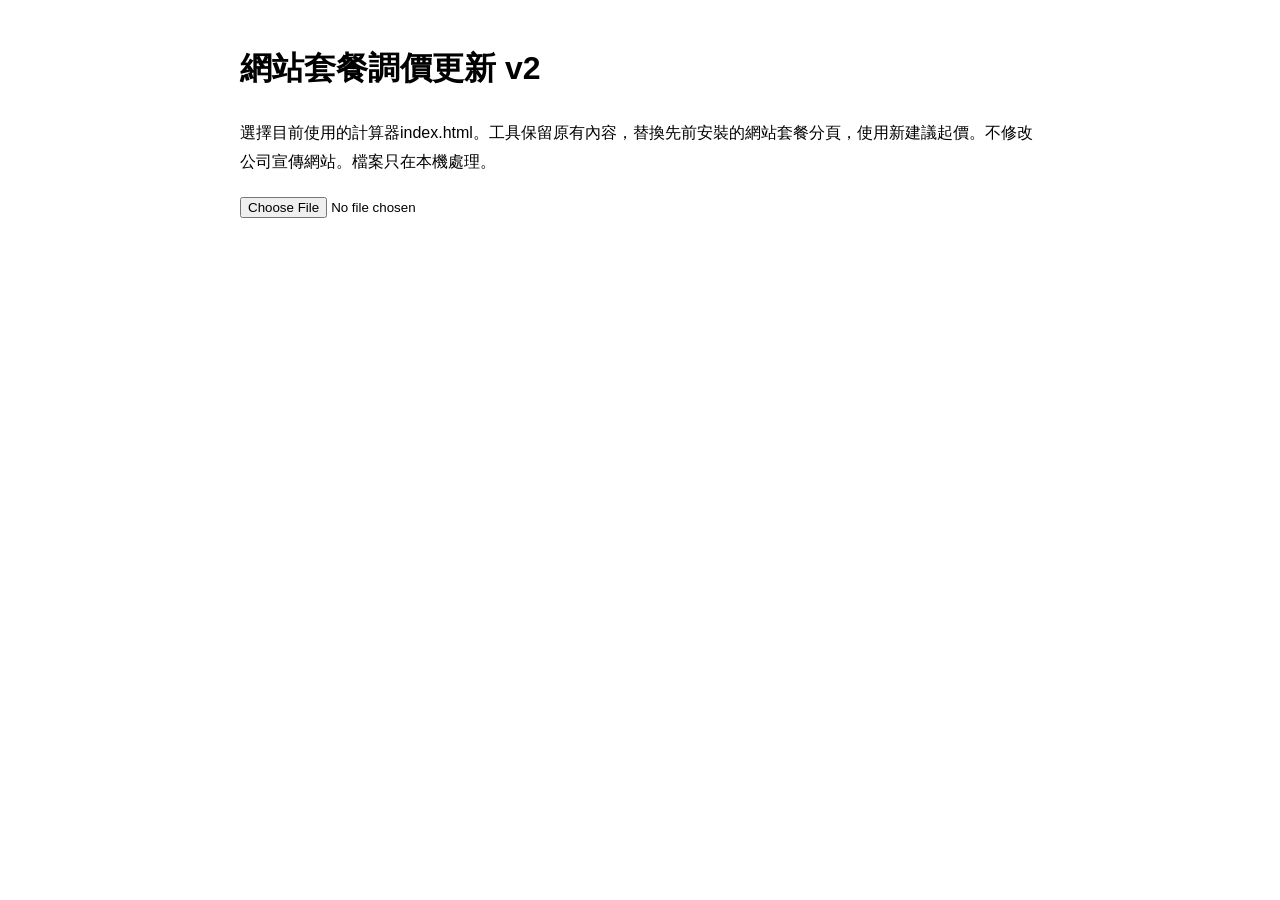
<file: update-package-prices-v2.html>
<!doctype html><html lang="zh-HK"><meta charset="utf-8"><title>網站套餐調價更新 v2</title><body style="font-family:sans-serif;max-width:800px;margin:40px auto;line-height:1.8"><h1>網站套餐調價更新 v2</h1><p>選擇目前使用的計算器index.html。工具保留原有內容，替換先前安裝的網站套餐分頁，使用新建議起價。不修改公司宣傳網站。檔案只在本機處理。</p><input type="file" id="f" accept=".html"><p id="s"></p><script>const code="(()=>{const data=[{\"name\": \"細單位 ｜ 基礎優化\", \"group\": \"清水樓優化\", \"area\": \"實用面積：250 - 350 呎 (約 1-2 人)\", \"oldPrice\": 88000, \"price\": 118000, \"features\": [\"基本水電延伸 保留原裝電箱，新增/改位共 12 個暗線電位。代安裝全屋燈飾。\", \"防霉油漆及地板 局部修補平整，塗刷 3 層立邦防霉漆。全屋直鋪 SPC 鎖扣地板。\", \"精選 12呎 E0訂造傢俬 4呎 鞋櫃 4呎 電視櫃 4呎 衣櫃\"]}, {\"name\": \"中單位 ｜ 全面升級\", \"group\": \"清水樓優化\", \"area\": \"實用面積：360 - 450 呎 (約 3-4 人)\", \"oldPrice\": 148000, \"price\": 178000, \"features\": [\"水電擴充與隔音間房 新增共 20 個入牆暗線位。新建防潮石膏板間牆連隔音棉。\", \"全屋高階油漆處理 塗刷 3 層立邦金裝五合一漆. 升級加厚 SPC 地板。\", \"海量 22呎傢俬 ＋ 60呎地台 5呎 C字鞋櫃 6呎 特色電視牆櫃 7呎 衣櫃 4呎 床斗 60呎 榻榻米地台\"]}, {\"name\": \"大單位 ｜ 尊尚豪裝\", \"group\": \"清水樓優化\", \"area\": \"實用面積：460 - 600+ 呎 (多房佈局)\", \"oldPrice\": 198000, \"price\": 248000, \"features\": [\"智能家居準備 (水電網) 新增高達 30 個電位，預留智能開關零線。全屋剷底重批。\", \"極致 35呎傢俬 ＋ 100呎地台 8呎 岩板電視牆 100呎 雙房地台 12呎 通頂衣櫃 6呎 玄關櫃 5呎 書枱組合\"]}, {\"name\": \"細單位 ｜ 核心全爆\", \"group\": \"舊樓全爆\", \"area\": \"實用面積：250 - 350 呎\", \"oldPrice\": 178000, \"price\": 278000, \"features\": [\"清拆與重型防水 全爆 1廚 1廁。廚廁塗刷 3 層黑豹防水，保證 48小時試水。\", \"水電換新 (安全標準) 新造 25 個暗線電位。更換全新施耐德總電箱。\", \"廚廁專屬 19呎傢俬 8呎 廚房廚櫃 8呎 無縫石枱面 3呎 浴室地鏡櫃\"]}, {\"name\": \"中單位 ｜ 深度大全爆\", \"group\": \"舊樓全爆\", \"area\": \"實用面積：360 - 450 呎\", \"oldPrice\": 248000, \"price\": 338000, \"features\": [\"極致清拆與重整格局 包大規模打鑿及拆舊間隔。新造 45 個電位，設獨立迴路。\", \"平水泥水工藝 紅外線平水鋪磚。包天然雲石門檻及鋁質假天花。\", \"客廳及廚廁 42呎豪華傢俬 12呎 L型廚櫃 12呎 石英石枱面 4呎 洗手盆鏡櫃 6呎 C字櫃 8呎 大衣櫃\"]}, {\"name\": \"大單位 ｜ 尊尚大全爆\", \"group\": \"舊樓全爆\", \"area\": \"實用面積：460 - 600+ 呎 (雙廁所)\", \"oldPrice\": 328000, \"price\": 428000, \"features\": [\"雙廁所及大型清拆 包拆 1廚 2廁。雙廁所皆施作重防水。新造高達 65 個電位。\", \"海量全屋 65呎 訂造傢俬 15呎 U型大廚櫃 雙廁所 鏡櫃及地櫃 (共7呎) 20呎 睡房大衣櫃組合 8呎 客廳特色儲物牆\"]}];const bar=document.querySelector('.app-tabs');if(!bar)return;const old=document.getElementById('website-package-view');if(old)old.remove();document.getElementById('tab-website-package')?.remove();const esc=s=>String(s??'').replace(/[&<>\"']/g,c=>({'&':'&amp;','<':'&lt;','>':'&gt;','\"':'&quot;',\"'\":'&#39;'}[c]));const cash=n=>'HK$ '+Number(n).toLocaleString('en-HK',{maximumFractionDigits:2});let selected=0;const rows=data.map(p=>[{name:p.name,qty:1,price:p.price}]);const btn=document.createElement('button');btn.id='tab-website-package';btn.type='button';btn.role='tab';btn.tabIndex=-1;btn.setAttribute('aria-selected','false');btn.setAttribute('aria-controls','website-package-view');btn.textContent='網站套餐';bar.append(btn);const panel=document.createElement('section');panel.id='website-package-view';panel.role='tabpanel';panel.hidden=true;panel.setAttribute('aria-labelledby',btn.id);bar.parentElement.append(panel);function activate(t){for(const b of bar.querySelectorAll('[role=tab]')){const on=b===t;b.setAttribute('aria-selected',String(on));b.tabIndex=on?0:-1;const p=document.getElementById(b.getAttribute('aria-controls'));if(p)p.hidden=!on;}}bar.addEventListener('click',e=>{const t=e.target.closest('[role=tab]');if(t){e.stopImmediatePropagation();activate(t);}},true);bar.addEventListener('keydown',e=>{const tabs=[...bar.querySelectorAll('[role=tab]')],i=tabs.indexOf(e.target);const n={ArrowLeft:(i+tabs.length-1)%tabs.length,ArrowRight:(i+1)%tabs.length,Home:0,End:tabs.length-1}[e.key];if(i>=0&&n!==undefined){e.preventDefault();e.stopImmediatePropagation();activate(tabs[n]);tabs[n].focus();}},true);panel.innerHTML=`<h1>網站套餐計價<\/h1><p>建議調價版 v2｜以下為建議對客起價，已含加價，不再另加15%。未經逐項成本核實，正式報價須按度尺及範圍確認。重新整理會清除修改。<\/p><div id=\"wp-options\" style=\"display:flex;flex-wrap:wrap;gap:10px\">${data.map((p,i)=>`<button type=\"button\" data-p=\"${i}\" style=\"padding:15px\">${esc(p.group)}<br>${esc(p.name)}<br>${cash(p.price)} 起<\/button>`).join('')}<\/div><div style=\"background:white;color:#172b3d;border:1px solid #ddd;border-radius:15px;padding:20px;margin:20px 0\"><h2 id=\"wp-title\"><\/h2><p id=\"wp-area\"><\/p><ul id=\"wp-features\"><\/ul><p id=\"wp-warning\"><\/p><p>套內工序未有獨立售價，因此整套計價。範圍改動請另加項目或扣減；單價有小數一律向上取整。<\/p><label>客戶 <input id=\"wp-client\"><\/label> <label>地址 <input id=\"wp-site\"><\/label><div style=\"overflow:auto\"><table style=\"width:100%\"><thead><tr><th>項目<\/th><th>數量<\/th><th>單價 HK$<\/th><th>小計<\/th><th><\/th><\/tr><\/thead><tbody id=\"wp-rows\"><\/tbody><\/table><\/div><button type=\"button\" id=\"wp-add\">新增加項<\/button> <button type=\"button\" id=\"wp-reset\">還原此套餐<\/button><p><label>扣減 HK$ <input id=\"wp-discount\" type=\"number\" min=\"0\" value=\"0\" step=\"any\"><\/label><\/p><label>範圍變更／條款<textarea id=\"wp-note\" style=\"width:100%\" rows=\"3\"><\/textarea><\/label><h2 id=\"wp-total\"><\/h2><p id=\"wp-error\" role=\"alert\"><\/p><button type=\"button\" id=\"wp-print\">列印／另存PDF<\/button><\/div>`;const $=id=>document.getElementById('wp-'+id);function calc(){const rs=rows[selected];if(rs.some(r=>!r.name.trim()||r.qty===''||r.price===''||![+r.qty,+r.price].every(n=>Number.isFinite(n)&&n>=0)))throw Error('請核對名稱、數量及單價');const base=rs.reduce((s,r)=>s+Math.round(+r.qty*Math.ceil(+r.price)*100),0),d=$('discount').valueAsNumber;if(!Number.isFinite(d)||d<0||Math.round(d*100)>base)throw Error('請核對扣減金額');return {base:base/100,discount:d,net:(base-Math.round(d*100))/100};}function update(){try{const t=calc();[...$('rows').children].forEach((el,i)=>{const r=rows[selected][i];el.querySelector('[data-sub]').textContent=cash(Math.round(r.qty*Math.ceil(r.price)*100)/100);});$('total').textContent='建議報價總額：'+cash(t.net);$('error').textContent='';$('print').disabled=false;}catch(e){$('error').textContent=e.message;$('total').textContent='請核對資料';$('print').disabled=true;}}function render(){const p=data[selected];$('title').textContent=p.group+'｜'+p.name;$('area').textContent=p.area+'｜建議起價 '+cash(p.price);$('features').innerHTML=p.features.map(f=>`<li>${esc(f)}<\/li>`).join('');$('warning').textContent=selected===5?'待核對：網站稱65呎傢俬，但明列項目合共50呎；其餘15呎未獲確認。':'';panel.querySelectorAll('[data-p]').forEach(b=>b.setAttribute('aria-pressed',String(+b.dataset.p===selected)));$('rows').innerHTML=rows[selected].map((r,i)=>`<tr data-i=\"${i}\"><td><input aria-label=\"項目\" data-k=\"name\" value=\"${esc(r.name)}\"><\/td><td><input aria-label=\"數量\" type=\"number\" min=\"0\" step=\"any\" data-k=\"qty\" style=\"width:90px\" value=\"${esc(r.qty)}\"><\/td><td><input aria-label=\"單價\" type=\"number\" min=\"0\" step=\"1\" data-k=\"price\" style=\"width:110px\" value=\"${esc(r.price)}\"><\/td><td data-sub><\/td><td><button type=\"button\" data-del=\"${i}\">移除<\/button><\/td><\/tr>`).join('');update();}panel.addEventListener('click',e=>{const b=e.target.closest('button');if(!b)return;if(b.dataset.p!==undefined){selected=+b.dataset.p;render();}if(b.dataset.del!==undefined){rows[selected].splice(+b.dataset.del,1);render();}});$('rows').addEventListener('input',e=>{if(e.target.dataset.k){rows[selected][+e.target.closest('tr').dataset.i][e.target.dataset.k]=e.target.value;update();}});$('rows').addEventListener('change',e=>{if(e.target.dataset.k==='price'&&e.target.value!==''&&Number.isFinite(e.target.valueAsNumber)&&e.target.valueAsNumber>=0){const r=rows[selected][+e.target.closest('tr').dataset.i];r.price=Math.ceil(e.target.valueAsNumber);e.target.value=r.price;update();}});$('discount').oninput=update;$('add').onclick=()=>{rows[selected].push({name:'新增工程',qty:1,price:0});render();};$('reset').onclick=()=>{if(confirm('還原此套餐項目？')){rows[selected]=[{name:data[selected].name,qty:1,price:data[selected].price}];render();}};$('print').onclick=()=>{try{const t=calc(),p=data[selected],w=window.open('','_blank');if(!w)throw Error('請允許開啟列印視窗');w.document.write(`<!doctype html><html lang=\"zh-HK\"><meta charset=\"utf-8\"><title>套餐報價單<\/title><style>body{font-family:Arial,sans-serif;margin:35px;line-height:1.8}table{width:100%;border-collapse:collapse}td,th{padding:10px;border-bottom:1px solid #ddd;text-align:left}@media print{button{display:none}}<\/style><h1>新榮耀工程有限公司｜報價單<\/h1><p>客戶：${esc($('client').value)}<br>地址：${esc($('site').value)}<br>日期：${new Date().toLocaleDateString('en-CA')}<\/p><h2>${esc(p.group+'｜'+p.name)}<\/h2><p>${esc(p.area)}<\/p><table><tr><th>項目<\/th><th>數量<\/th><th>單價<\/th><th>金額<\/th><\/tr>${rows[selected].map(r=>`<tr><td>${esc(r.name)}<\/td><td>${esc(r.qty)}<\/td><td>HK$ ${Math.ceil(r.price).toLocaleString('en-HK')}<\/td><td>${cash(Math.round(r.qty*Math.ceil(r.price)*100)/100)}<\/td><\/tr>`).join('')}<\/table><p>小計：${cash(t.base)}<br>扣減：${cash(t.discount)}<\/p><h2>總額：${cash(t.net)}<\/h2><h3>套餐範圍<\/h3><ul>${p.features.map(f=>`<li>${esc(f)}<\/li>`).join('')}<\/ul><h3>範圍變更／條款<\/h3><p style=\"white-space:pre-wrap\">${esc($('note').value)}<\/p><p>預算報價，實際範圍及價格須經雙方確認。<\/p><button onclick=\"window.print()\">列印／另存PDF<\/button><\/html>`);w.document.close();}catch(e){$('error').textContent=e.message;}};render();})();";document.getElementById('f').onchange=async e=>{try{let text=await e.target.files[0].text();const doc=new DOMParser().parseFromString(text,'text/html');if(!doc.querySelector('.app-tabs'))throw Error('請選擇計算器首頁，唔係公司宣傳網頁。');const old=doc.getElementById('website-package-addon');if(old){const outer=old.outerHTML;if(text.includes(outer))text=text.replace(outer,'');else throw Error('未能安全替換舊分頁，請使用未加入網站套餐的備份首頁。');}if(!/<\/body>/i.test(text))throw Error('找不到完整HTML結尾');const tag='<script id="website-package-addon">'+code+'<'+ '/script>';text=text.replace(/<\/body>/i,tag+'\n</body>');const url=URL.createObjectURL(new Blob([text],{type:'text/html;charset=utf-8'})),a=document.createElement('a');a.href=url;a.download='calculator-updated-prices.html';a.click();document.getElementById('s').textContent='已產生更新首頁。備份原檔後，將下載檔改名index.html並放回計算器目錄，其他檔案全部保留。新分頁會顯示「建議調價版 v2」。';setTimeout(()=>URL.revokeObjectURL(url),30000);}catch(e){document.getElementById('s').textContent=e.message;}};</script></body></html>
</file>
<file: styles.css>
@import url('https://fonts.googleapis.com/css2?family=Noto+Sans+HK:wght@400;500;600;700;800&family=IBM+Plex+Mono:wght@400;500;600&display=swap');

:root{--canvas:#f2f3ef;--paper:#fff;--ink:#172b3d;--muted:#4e5d68;--border:#d6ddd9;--blue:#27445c;--blue-bg:#e9eff4;--rust:#923e26;--rust-bg:#f8efe9;--body:'Noto Sans HK','PingFang HK','Microsoft JhengHei',sans-serif;--mono:'IBM Plex Mono',monospace;--xs:.75rem;--sm:.875rem;--base:1rem;--lg:1.125rem;--xl:clamp(1.53rem,1.31rem + 1vw,2.05rem)}
*,*::before,*::after{box-sizing:border-box}
[hidden]{display:none!important}
body{margin:0;background:var(--canvas);color:var(--ink);font:var(--base)/1.5 var(--body);-webkit-font-smoothing:antialiased}
h1,h2,h3,p{margin:0}
button,input{font:inherit;color:inherit}
button{cursor:pointer}
button:disabled{cursor:not-allowed;opacity:.5}
button:focus-visible,input:focus-visible{outline:2px solid #416c90;outline-offset:2px}
.frame{width:min(100% - 56px,1110px);margin-inline:auto}
.top{background:white;border-bottom:1px solid var(--border)}
.top-inner{display:flex;align-items:center;gap:12px;padding-block:8px}
.company-logo{display:block;flex:none;width:64px;height:64px;object-fit:contain;border-radius:7px;background:#000}
.wordmark{font-weight:800;line-height:1.22}
.wordmark small{display:block;font-size:var(--xs);color:var(--muted);font-weight:500;margin-top:3px}
.app-tabs{display:flex;gap:6px;position:sticky;top:0;z-index:4;padding:9px 0;background:var(--canvas)}
.app-tabs button{min-height:44px;min-width:114px;padding:6px 14px;border:1px solid #c7d3d7;border-radius:7px;background:#fff;color:var(--blue);font-size:var(--sm);font-weight:800}
.app-tabs button[aria-selected=true]{background:var(--ink);border-color:var(--ink);color:#fff}
#quote-view .masthead,#package-view .banner{margin-top:6px}
#quote-view #editor,#quote-view #show-calculator{scroll-margin-top:66px}
#package-view .estimate{top:70px}
@media(max-width:720px){
  .frame{width:calc(100% - 28px)}
  .top-inner{padding-block:6px}
  .wordmark{font-size:var(--sm)}
  .company-logo{width:52px;height:52px}
  .app-tabs{padding-block:7px}
  .app-tabs button{flex:1;min-width:0}
}
</file>
<file: quote-view.css>
:where(#quote-view) .masthead{display:flex;align-items:end;justify-content:space-between;gap:15px;margin-block:26px 18px;padding:23px 25px;background:var(--ink);color:#fff;border-radius:13px;position:relative;isolation:isolate;overflow:hidden}
:where(#quote-view) .masthead::after,:where(#quote-view) .estimate::after{content:'';position:absolute;z-index:-1;inset:0 0 0 48%;background-image:linear-gradient(#8dacbf32 1px,transparent 1px),linear-gradient(90deg,#8dacbf32 1px,transparent 1px);background-size:18px 18px;mask-image:linear-gradient(90deg,transparent,#000);opacity:.65;pointer-events:none}
:where(#quote-view) .eyebrow{font-size:var(--xs);color:#c7d8e6;letter-spacing:.09em;font-weight:600}
:where(#quote-view) .eyebrow span{display:inline-block;width:7px;height:7px;margin-right:4px;background:#ffc5a7;border-radius:2px;vertical-align:1px}
:where(#quote-view) h1{font-size:var(--xl);line-height:1.22;letter-spacing:.02em;font-weight:800;margin:5px 0}
:where(#quote-view) .intro,:where(#quote-view) .meta{color:#e0ebf3;font-size:var(--sm)}
:where(#quote-view) .meta{font-size:var(--xs);white-space:nowrap;padding:4px 7px;border:1px solid #526a7d;border-radius:5px}
:where(#quote-view) .switcher{display:inline-flex;gap:4px;background:#e5e9e6;border:1px solid #d3dad5;padding:3px;border-radius:8px;margin-bottom:14px}
:where(#quote-view) .switcher button{border:1px solid transparent;border-radius:5px;background:none;min-height:40px;padding:6px 17px;color:var(--muted);font-size:var(--sm);font-weight:700}
:where(#quote-view) .switcher button[aria-pressed=true]{background:white;border-color:#cbd5d9;color:var(--ink);box-shadow:0 1px 3px #172b3d12}
:where(#quote-view) .workspace{display:grid;grid-template-columns:minmax(0,1.22fr) minmax(0,1fr);gap:16px;align-items:start}
:where(#quote-view) .left,:where(#quote-view) .right{min-width:0}
:where(#quote-view) .right{display:grid;gap:14px}
:where(#quote-view) .panel{border:1px solid var(--border);border-radius:13px;background:var(--paper);min-width:0}
:where(#quote-view) .library,:where(#quote-view) .settings,:where(#quote-view) .quote{padding:18px}
:where(#quote-view) .panel-head{margin-bottom:13px}
:where(#quote-view) h2{font-size:var(--lg);line-height:1.28;font-weight:800}
:where(#quote-view) .panel-head p{font-size:var(--xs);color:var(--muted);margin-top:4px}
:where(#quote-view) .search{display:flex;align-items:center;gap:8px;padding:0 11px;border:1px solid #c5cfcd;border-radius:7px;color:var(--muted);height:45px}
:where(#quote-view) .search input{min-width:0;width:100%;height:100%;padding:0;border:0;outline:none;background:transparent;font-size:var(--base)}
:where(#quote-view) .search:focus-within,:where(#quote-view) .quantity:focus-within{outline:2px solid #416c90;outline-offset:2px}
:where(#quote-view) input::placeholder{color:#62717b}
:where(#quote-view) .list-label{display:flex;justify-content:space-between;gap:6px;margin-top:11px;background:#f3f5f4;border-radius:5px;padding:5px 7px;font-size:var(--xs);color:var(--muted)}
:where(#quote-view) .item{display:grid;grid-template-columns:auto minmax(0,1fr) auto;gap:8px;align-items:center;text-align:left;width:100%;min-height:55px;border:1px solid transparent;border-bottom-color:var(--border);background:white;padding:7px 6px}
:where(#quote-view) .item:hover{background:#f5f8fa}
:where(#quote-view) .item[aria-pressed=true]{background:#edf3f7;border-color:#c1d1de;border-radius:6px}
:where(#quote-view) .code{display:inline-block;background:var(--blue-bg);color:var(--blue);font:600 var(--xs)/1.35 var(--mono);border-radius:4px;padding:2px 4px;white-space:nowrap}
:where(#quote-view) .item-text strong{display:block;font-size:var(--sm);font-weight:700;overflow-wrap:anywhere}
:where(#quote-view) .item-text small{display:block;font-size:var(--xs);color:var(--muted)}
:where(#quote-view) .item-price{font:600 var(--xs)/1.25 var(--mono);white-space:nowrap}
:where(#quote-view) .button{padding:8px 11px;min-height:44px;border:1px solid transparent;border-radius:7px;font-size:var(--sm);font-weight:800}
:where(#quote-view) .primary{background:var(--rust);color:white;border-color:var(--rust)}
:where(#quote-view) .primary:hover:not(:disabled){background:#79311d}
:where(#quote-view) .secondary{background:#fff;color:var(--blue);border-color:#cbd6db}
:where(#quote-view) .secondary:hover:not(:disabled){background:var(--blue-bg)}
:where(#quote-view) .pager{display:flex;align-items:center;justify-content:space-between;gap:8px;margin-top:11px;font-size:var(--xs);color:var(--muted)}
:where(#quote-view) .pager:empty{display:none}
:where(#quote-view) .empty{font-size:var(--sm);padding:12px 8px;color:var(--muted);background:#f5f7f5;border-radius:7px;margin-top:7px}
:where(#quote-view) .estimate{position:relative;isolation:isolate;overflow:hidden;border-radius:12px 12px 0 0;padding:16px;background:var(--ink);color:#fff}
:where(#quote-view) .estimate-head{display:flex;justify-content:space-between;align-items:center;gap:6px;margin-bottom:9px}
:where(#quote-view) .tag{background:#27465d;color:#e2eff7;padding:3px 6px;border-radius:5px;font-size:var(--xs);white-space:nowrap}
:where(#quote-view) #selected-name{color:#e0ebf3;font-size:var(--sm);overflow-wrap:anywhere}
:where(#quote-view) .amount{display:flex;gap:7px;align-items:baseline;font-family:var(--mono);margin-top:4px}
:where(#quote-view) .amount>span{color:#c3d4e2;font-weight:600;flex:none}
:where(#quote-view) .amount output{font-size:clamp(1.65rem,1.37rem + 1.28vw,2.6rem);line-height:1.1;letter-spacing:-.055em;font-weight:600;min-width:0;overflow-wrap:anywhere}
:where(#quote-view) .editor{scroll-margin-top:12px}
:where(#quote-view) .editor:focus{outline:none}
:where(#quote-view) .editor-body{padding:12px 16px 14px}
:where(#quote-view) .rate-row{display:flex;justify-content:space-between;gap:8px;font-size:var(--sm);padding-bottom:8px;border-bottom:1px solid var(--border)}
:where(#quote-view) .rate-row span{color:var(--muted)}
:where(#quote-view) .rate-row strong{text-align:right}
:where(#quote-view) fieldset{border:0;padding:0;margin:0;min-width:0}
:where(#quote-view) legend,:where(#quote-view) .qty-label>span:first-child{font-size:var(--sm);font-weight:700;display:block;padding:0;margin-bottom:5px}
:where(#quote-view) .mode-block{margin-top:9px}
:where(#quote-view) .choice-grid{display:grid;grid-template-columns:repeat(3,minmax(0,1fr));gap:6px}
:where(#quote-view) .choice-grid button{min-height:44px;padding:5px 6px;border:1px solid #c7d2d6;border-radius:6px;background:#fff;color:var(--blue);font-size:var(--sm);font-weight:600;overflow-wrap:anywhere}
:where(#quote-view) .choice-grid button:hover{background:#f4f7f9}
:where(#quote-view) .choice-grid button[aria-pressed=true]{background:var(--blue-bg);border-color:#59768e;color:#1b364b;font-weight:800;box-shadow:inset 0 0 0 1px #59768e}
:where(#quote-view) .choice-grid button small{display:block;font:500 var(--xs)/1.25 var(--mono);color:var(--muted);margin-top:2px}
:where(#quote-view) .choice-grid.modes,:where(#quote-view) .choice-grid.sites{grid-template-columns:repeat(2,minmax(0,1fr))}
:where(#quote-view) .qty-label{display:block;margin-top:10px}
:where(#quote-view) .quantity{border:1px solid #c5cfcd;border-radius:7px;display:flex;align-items:center;gap:8px;padding:0 9px;min-height:44px}
:where(#quote-view) .quantity input{flex:1;min-width:0;width:100%;border:0;outline:none;height:42px;background:transparent;font-size:var(--base)}
:where(#quote-view) .quantity>span{border-left:1px solid var(--border);padding-left:8px;color:var(--muted);font-size:var(--sm);overflow-wrap:anywhere;max-width:55%}
:where(#quote-view) .scope{color:var(--muted);font-size:var(--xs);margin-top:7px;overflow-wrap:anywhere}
:where(#quote-view) .error{color:var(--rust);font-size:var(--xs);margin-top:5px;font-weight:700}
:where(#quote-view) .add{width:100%;margin-top:10px}
:where(#quote-view) .feedback{font-size:var(--xs);color:var(--blue);font-weight:700;margin-top:7px}
:where(#quote-view) .quote .panel-head{margin-bottom:8px}
:where(#quote-view) .quote-total{margin-top:9px;padding:9px;background:var(--blue-bg);display:flex;align-items:baseline;justify-content:space-between;gap:10px;border-radius:6px;font-size:var(--sm)}
:where(#quote-view) .quote-total strong{font:600 var(--lg)/1.2 var(--mono);text-align:right;overflow-wrap:anywhere;min-width:0}
:where(#quote-view) .line{padding:8px 0;border-bottom:1px solid var(--border)}
:where(#quote-view) .line-head,:where(#quote-view) .line-tail{display:flex;justify-content:space-between;align-items:center;gap:8px}
:where(#quote-view) .line-head h3{font-size:var(--sm);overflow-wrap:anywhere}
:where(#quote-view) .line-head p{font-size:var(--xs);color:var(--muted);margin-top:2px}
:where(#quote-view) .remove{font-size:var(--xs);min-height:44px;padding:4px 6px;white-space:nowrap;color:var(--rust);background:none;border:1px solid transparent;border-radius:5px}
:where(#quote-view) .remove:hover{background:var(--rust-bg)}
:where(#quote-view) .line-tail{margin-top:6px;font-size:var(--sm)}
:where(#quote-view) .line-tail label{font-size:var(--xs);color:var(--muted);white-space:nowrap}
:where(#quote-view) .line-tail input{height:44px;width:75px;border:1px solid #c5cfcd;border-radius:6px;padding:2px 5px;font-size:var(--base)}
:where(#quote-view) .line-tail input[aria-invalid=true]{border-color:var(--rust)}
:where(#quote-view) .line-tail strong{overflow-wrap:anywhere}
:where(#quote-view) .settings-group{padding:11px 0;border-top:1px solid var(--border)}
:where(#quote-view) .settings-group h3{font-size:var(--sm);color:var(--blue);margin-bottom:9px}
:where(#quote-view) .option-field+.option-field{margin-top:10px}
:where(#quote-view) .settings-actions{display:flex;gap:7px;flex-wrap:wrap;margin-top:6px}
:where(#quote-view) footer{border-top:1px solid var(--border);margin-top:15px;padding:10px 0 21px;display:flex;justify-content:space-between;gap:10px;color:var(--muted);font-size:var(--xs)}
:where(#quote-view) footer span{white-space:nowrap;font-family:var(--mono)}
@media(max-width:720px){:where(#quote-view) .frame{width:calc(100% - 28px)}:where(#quote-view) .top-inner{min-height:55px}:where(#quote-view) .wordmark{font-size:var(--sm)}:where(#quote-view) .masthead{margin-block:14px 11px;padding:15px;align-items:start;flex-direction:column;gap:7px}:where(#quote-view) .masthead .meta{display:none}:where(#quote-view) .switcher{width:100%;margin-bottom:10px}:where(#quote-view) .switcher button{flex:1;min-height:44px}:where(#quote-view) .workspace{grid-template-columns:minmax(0,1fr);gap:11px}:where(#quote-view) .right{gap:11px}:where(#quote-view) .library,:where(#quote-view) .settings,:where(#quote-view) .quote{padding:13px}:where(#quote-view) .estimate,:where(#quote-view) .editor-body{padding-left:13px;padding-right:13px}:where(#quote-view) .item{gap:6px}:where(#quote-view) .choice-grid button{font-size:var(--xs)}:where(#quote-view) .choice-grid.modes button,:where(#quote-view) .choice-grid.sites button{font-size:var(--sm)}}
@media(max-width:720px){:where(#quote-view) .top-inner{padding-block:6px}:where(#quote-view) .company-logo{width:52px;height:52px}}
</file>
<file: package-view.css>
:where(#package-view) .banner{display:flex;justify-content:space-between;align-items:center;gap:14px;padding:23px 25px;margin-block:24px 18px;border-radius:13px;background:var(--ink);color:#fff;position:relative;isolation:isolate;overflow:hidden}
:where(#package-view) .banner::after,:where(#package-view) .estimate-head::after{content:'';position:absolute;z-index:-1;inset:0 0 0 46%;background-image:linear-gradient(#8dacbf32 1px,transparent 1px),linear-gradient(90deg,#8dacbf32 1px,transparent 1px);background-size:18px 18px;mask-image:linear-gradient(90deg,transparent,#000);opacity:.7;pointer-events:none}
:where(#package-view) .banner p{font-size:var(--sm);color:#e1ebf3}
:where(#package-view) .banner .eyebrow{font-size:var(--xs);letter-spacing:.1em;color:#c7d8e6;font-weight:700}
:where(#package-view) .eyebrow span{display:inline-block;width:7px;height:7px;border-radius:2px;background:#ffc5a7;vertical-align:1px;margin-right:4px}
:where(#package-view) h1{font-size:var(--xl);font-weight:800;line-height:1.25;margin:5px 0}
:where(#package-view) .badge{border:1px solid #7790a3;border-radius:7px;padding:5px 8px;font-size:var(--sm);white-space:nowrap;color:#e2edf5}
:where(#package-view) .badge strong{color:#ffd2b9;font:600 var(--base)/1.35 var(--mono)}
:where(#package-view) .workspace{display:grid;grid-template-columns:minmax(0,1.55fr) minmax(0,1fr);grid-template-areas:"picker estimate" "details estimate";gap:14px 16px;align-items:start}
:where(#package-view) .card{background:#fff;border:1px solid var(--border);border-radius:13px;min-width:0}
:where(#package-view) .picker,:where(#package-view) .details{padding:17px}
:where(#package-view) .picker{grid-area:picker}
:where(#package-view) .details{grid-area:details}
:where(#package-view) .estimate{grid-area:estimate;position:sticky;top:12px}
:where(#package-view) .head{display:flex;align-items:flex-start;justify-content:space-between;gap:9px}
:where(#package-view) h2{font-size:var(--lg);font-weight:800;line-height:1.25}
:where(#package-view) .head p{font-size:var(--xs);color:var(--muted);margin-top:4px}
:where(#package-view) .counter,:where(#package-view) .tag{white-space:nowrap;font-size:var(--xs);font-weight:700;padding:3px 6px;border-radius:5px}
:where(#package-view) .counter{background:var(--blue-bg);color:var(--blue)}
:where(#package-view) .types{display:grid;grid-template-columns:1fr 1fr;gap:4px;padding:3px;background:#edf0ee;border:1px solid #d5dfda;border-radius:7px;margin:11px 0 8px}
:where(#package-view) .types button{min-height:40px;padding:4px 6px;border:1px solid transparent;border-radius:5px;font-size:var(--sm);font-weight:700;color:var(--muted);background:transparent}
:where(#package-view) .types button[aria-pressed=true]{background:#fff;color:var(--ink);border-color:#c7d0d3}
:where(#package-view) .options{display:grid;grid-template-columns:repeat(4,minmax(0,1fr));gap:6px}
:where(#package-view) .options button{min-height:49px;display:flex;gap:5px;flex-wrap:wrap;align-items:center;justify-content:center;border:1px solid #c8d3d7;border-radius:6px;background:#fff;padding:5px;color:var(--blue)}
:where(#package-view) .options button:hover{background:#f3f6f8}
:where(#package-view) .options button[aria-pressed=true]{background:var(--blue-bg);border-color:#59768e;box-shadow:inset 0 0 0 1px #59768e}
:where(#package-view) .options strong{font:600 var(--sm)/1.3 var(--mono);white-space:nowrap}
:where(#package-view) .options span{font-size:var(--xs);font-weight:700;white-space:nowrap}
:where(#package-view) .estimate-head{background:var(--ink);color:#fff;border-radius:12px 12px 0 0;padding:17px;position:relative;isolation:isolate;overflow:hidden}
:where(#package-view) .tag{background:#34516a;color:#ffe3ce}
:where(#package-view) #quote-package{color:#e2ebf3;font-size:var(--sm);margin-top:8px}
:where(#package-view) .amount{display:flex;gap:7px;align-items:baseline;margin-top:2px;font-family:var(--mono)}
:where(#package-view) .amount>span{color:#c6d6e2;font-weight:600;flex:none}
:where(#package-view) .amount output{font-size:clamp(1.78rem,1.44rem + 1.55vw,2.8rem);font-weight:600;line-height:1.12;letter-spacing:-.055em;overflow-wrap:anywhere;min-width:0}
:where(#package-view) .estimate-body{padding:4px 17px 14px}
:where(#package-view) .figure,:where(#package-view) .bottom-total{display:flex;justify-content:space-between;align-items:baseline;gap:8px;padding:8px 0;border-bottom:1px solid var(--border);font-size:var(--sm)}
:where(#package-view) .figure span{color:var(--muted)}
:where(#package-view) .figure strong,:where(#package-view) .bottom-total strong{font:600 var(--sm)/1.4 var(--mono);text-align:right;overflow-wrap:anywhere}
:where(#package-view) .formula{font-size:var(--xs);color:var(--muted);margin-top:8px}
:where(#package-view) .reset{min-height:44px;flex:none;border:1px solid #c7d4d9;border-radius:6px;background:#fff;color:var(--blue);padding:4px 8px;font-size:var(--xs);font-weight:700}
:where(#package-view) .reset:hover:not(:disabled){background:var(--blue-bg)}
:where(#package-view) .spec{font-size:var(--xs);color:#364e63;background:#edf2f4;border-radius:6px;padding:6px 8px;margin:8px 0}
:where(#package-view) .hint{font-size:var(--xs);color:var(--muted);margin:7px 0}
:where(#package-view) .line,:where(#package-view) .details-labels{display:grid;grid-template-columns:minmax(0,1fr) 75px minmax(86px,auto);gap:9px;align-items:center}
:where(#package-view) .details-labels{font-size:var(--xs);color:var(--muted);background:#f4f6f5;padding:5px 7px;border-radius:5px}
:where(#package-view) .details-labels span:last-child{text-align:right}
:where(#package-view) .line{padding:7px 2px;border-bottom:1px solid var(--border)}
:where(#package-view) .description{min-width:0}
:where(#package-view) .description h3{font-size:var(--sm);font-weight:700;overflow-wrap:anywhere}
:where(#package-view) .description p{color:var(--muted);font-size:var(--xs);margin-top:2px;overflow-wrap:anywhere}
:where(#package-view) .description .line-note{margin-top:3px}
:where(#package-view) .code{display:inline-block;background:var(--blue-bg);color:var(--blue);font:600 var(--xs)/1.35 var(--mono);border-radius:4px;padding:2px 4px;white-space:nowrap}
:where(#package-view) .qty input{width:100%;min-width:0;height:44px;border-radius:6px;border:1px solid #becccf;padding:4px 6px;background:#fff;font-size:var(--base)}
:where(#package-view) .qty input[aria-invalid=true]{border-color:var(--rust)}
:where(#package-view) .qty span,:where(#package-view) .subtotal>span{display:none}
:where(#package-view) .subtotal{text-align:right}
:where(#package-view) .subtotal strong{font:600 var(--xs)/1.4 var(--mono);overflow-wrap:anywhere}
:where(#package-view) .line:has([aria-invalid=true]) .subtotal strong{color:var(--rust)}
:where(#package-view) .status{font-size:var(--xs);color:var(--blue);margin-top:6px}
:where(#package-view) .bottom-total{border-bottom:0;background:var(--blue-bg);border-radius:6px;padding:8px;margin-top:9px;font-weight:700}
:where(#package-view) footer{border-top:1px solid var(--border);margin-top:15px;padding:10px 0 21px;color:var(--muted);font-size:var(--xs)}
:where(#package-view) footer p+p{margin-top:4px}
@media(max-width:720px){:where(#package-view) .frame{width:calc(100% - 28px)}:where(#package-view) .brand{min-height:54px;font-size:var(--sm)}:where(#package-view) .banner{margin-block:13px 11px;padding:14px;align-items:flex-start;flex-direction:column;gap:7px}:where(#package-view) .badge{display:none}:where(#package-view) .workspace{grid-template-columns:minmax(0,1fr);grid-template-areas:"picker" "estimate" "details";gap:10px}:where(#package-view) .picker,:where(#package-view) .details{padding:12px}:where(#package-view) .estimate{position:static}:where(#package-view) .estimate-head{padding:12px}:where(#package-view) .estimate-body{padding:3px 12px 9px}:where(#package-view) .types button,:where(#package-view) .options button{min-height:44px}:where(#package-view) .options button{flex-direction:column;gap:0}:where(#package-view) .figure{padding:5px 0}:where(#package-view) .formula{margin-top:5px}:where(#package-view) .details-labels{display:none}:where(#package-view) .line{grid-template-columns:minmax(0,1fr) 74px minmax(80px,1fr);gap:3px 6px;padding:7px 0}:where(#package-view) .description{grid-column:1/-1}:where(#package-view) .qty,:where(#package-view) .subtotal{grid-row:2}:where(#package-view) .qty{grid-column:2;display:flex;align-items:center;gap:3px}:where(#package-view) .subtotal{grid-column:3}:where(#package-view) .qty span,:where(#package-view) .subtotal>span{display:inline;color:var(--muted);font-size:var(--xs);white-space:nowrap}:where(#package-view) .subtotal>span{display:block}:where(#package-view) .qty span{position:absolute;width:1px;height:1px;overflow:hidden;clip-path:inset(50%)}}
@media(max-width:720px){:where(#package-view) .line{grid-template-columns:minmax(0,1fr) minmax(0,1fr)}:where(#package-view) .qty{grid-column:1;gap:7px}:where(#package-view) .qty span{position:static;width:auto;height:auto;clip-path:none}:where(#package-view) .qty input{max-width:88px}:where(#package-view) .subtotal{grid-column:2}}
@media(max-width:720px){:where(#package-view) .brand{padding-block:6px}:where(#package-view) .company-logo{width:52px;height:52px}}
</file>
<file: document-tools.css>
.nh-block{background:white;padding:24px;margin:24px 0;border:1px solid #ddd;border-radius:12px}.nh-dialog{width:min(1100px,94vw);max-height:92vh;padding:24px;border:1px solid #bbb;border-radius:12px;color:#172b3d}.nh-dialog::backdrop{background:#0009}.nh-grid{display:grid;grid-template-columns:repeat(3,minmax(0,1fr));gap:14px;margin:20px 0}.nh-block input,.nh-block select,.nh-dialog input,.nh-dialog select,.nh-dialog textarea{box-sizing:border-box;width:100%;padding:9px;background:white;color:#172b3d;border:1px solid #b9c0c6;border-radius:5px;font:inherit}.nh-grid label,.nh-dialog>label{display:flex;flex-direction:column;gap:7px}.nh-block button,.nh-dialog button{padding:10px 15px;background:#fff2d9;border:1px solid #c98612;border-radius:6px;color:#3b290b;cursor:pointer}.nh-dialog button:disabled{opacity:.4}.nh-actions{display:flex;gap:12px;flex-wrap:wrap;margin:18px 0}.nh-scroll{overflow:auto}.nh-scroll table{width:100%;min-width:780px;border-collapse:collapse}.nh-scroll td,.nh-scroll th{padding:8px;border-bottom:1px solid #ddd;text-align:left;vertical-align:top}.nh-scroll td:first-child{min-width:220px}#nh-error,[id$="-error"]{color:#ab2020}#nh-preview{padding:24px;border:1px solid #ccc;margin-top:24px;color:#111;background:white}#nh-preview header{display:flex;gap:20px;align-items:center;border-bottom:3px solid #e59200}#nh-preview header img{width:75px;height:75px}#nh-preview h1{font-size:22px}#nh-preview table{border-collapse:collapse;width:100%;table-layout:fixed;margin:20px 0}#nh-preview th,#nh-preview td{padding:8px;text-align:left;border-bottom:1px solid #ccc;overflow-wrap:anywhere}#nh-preview small{display:block;white-space:pre-wrap}#nh-preview .pre{white-space:pre-wrap}#nh-preview .sum{text-align:right}#nh-preview .sign{display:flex;justify-content:space-between;margin-top:50px}@media(max-width:700px){.nh-grid{grid-template-columns:1fr}.nh-dialog,.nh-block{padding:14px}#nh-preview{padding:10px;font-size:11px}#nh-preview header{flex-wrap:wrap}}
</file>
